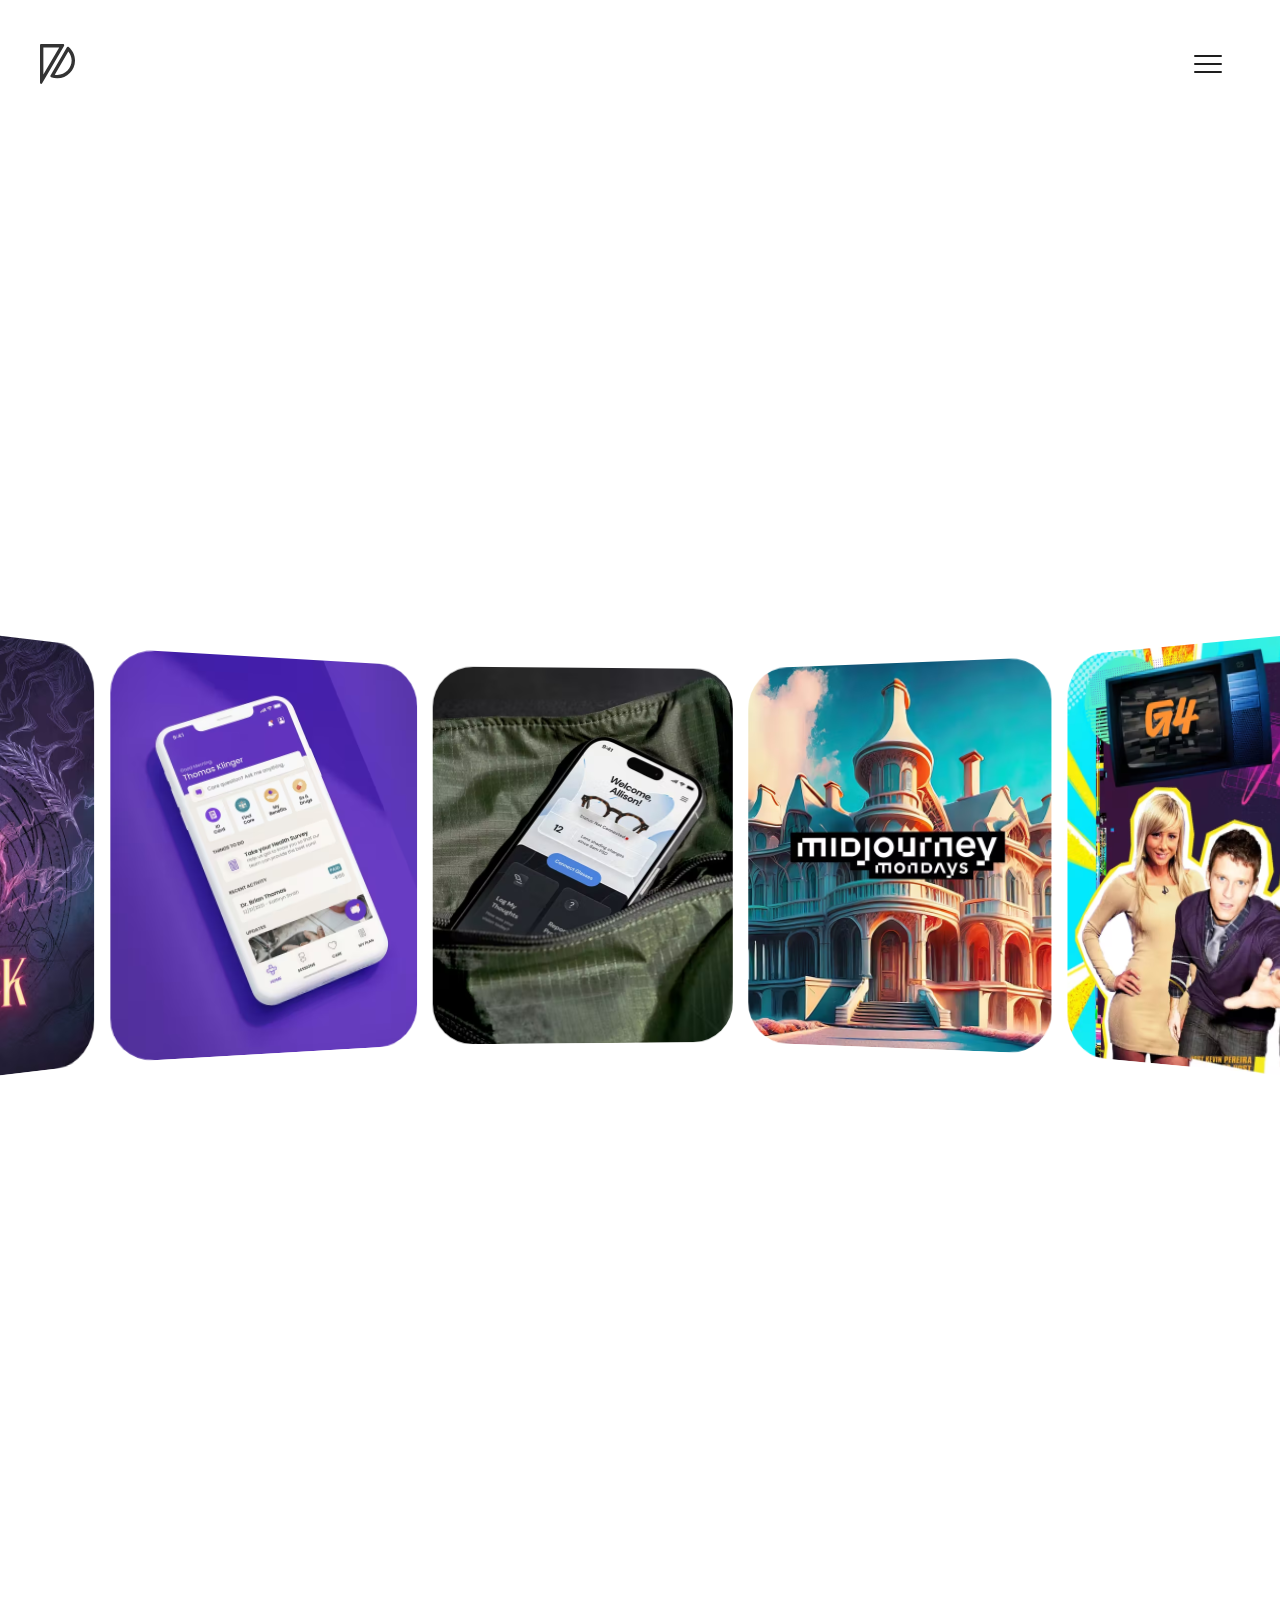
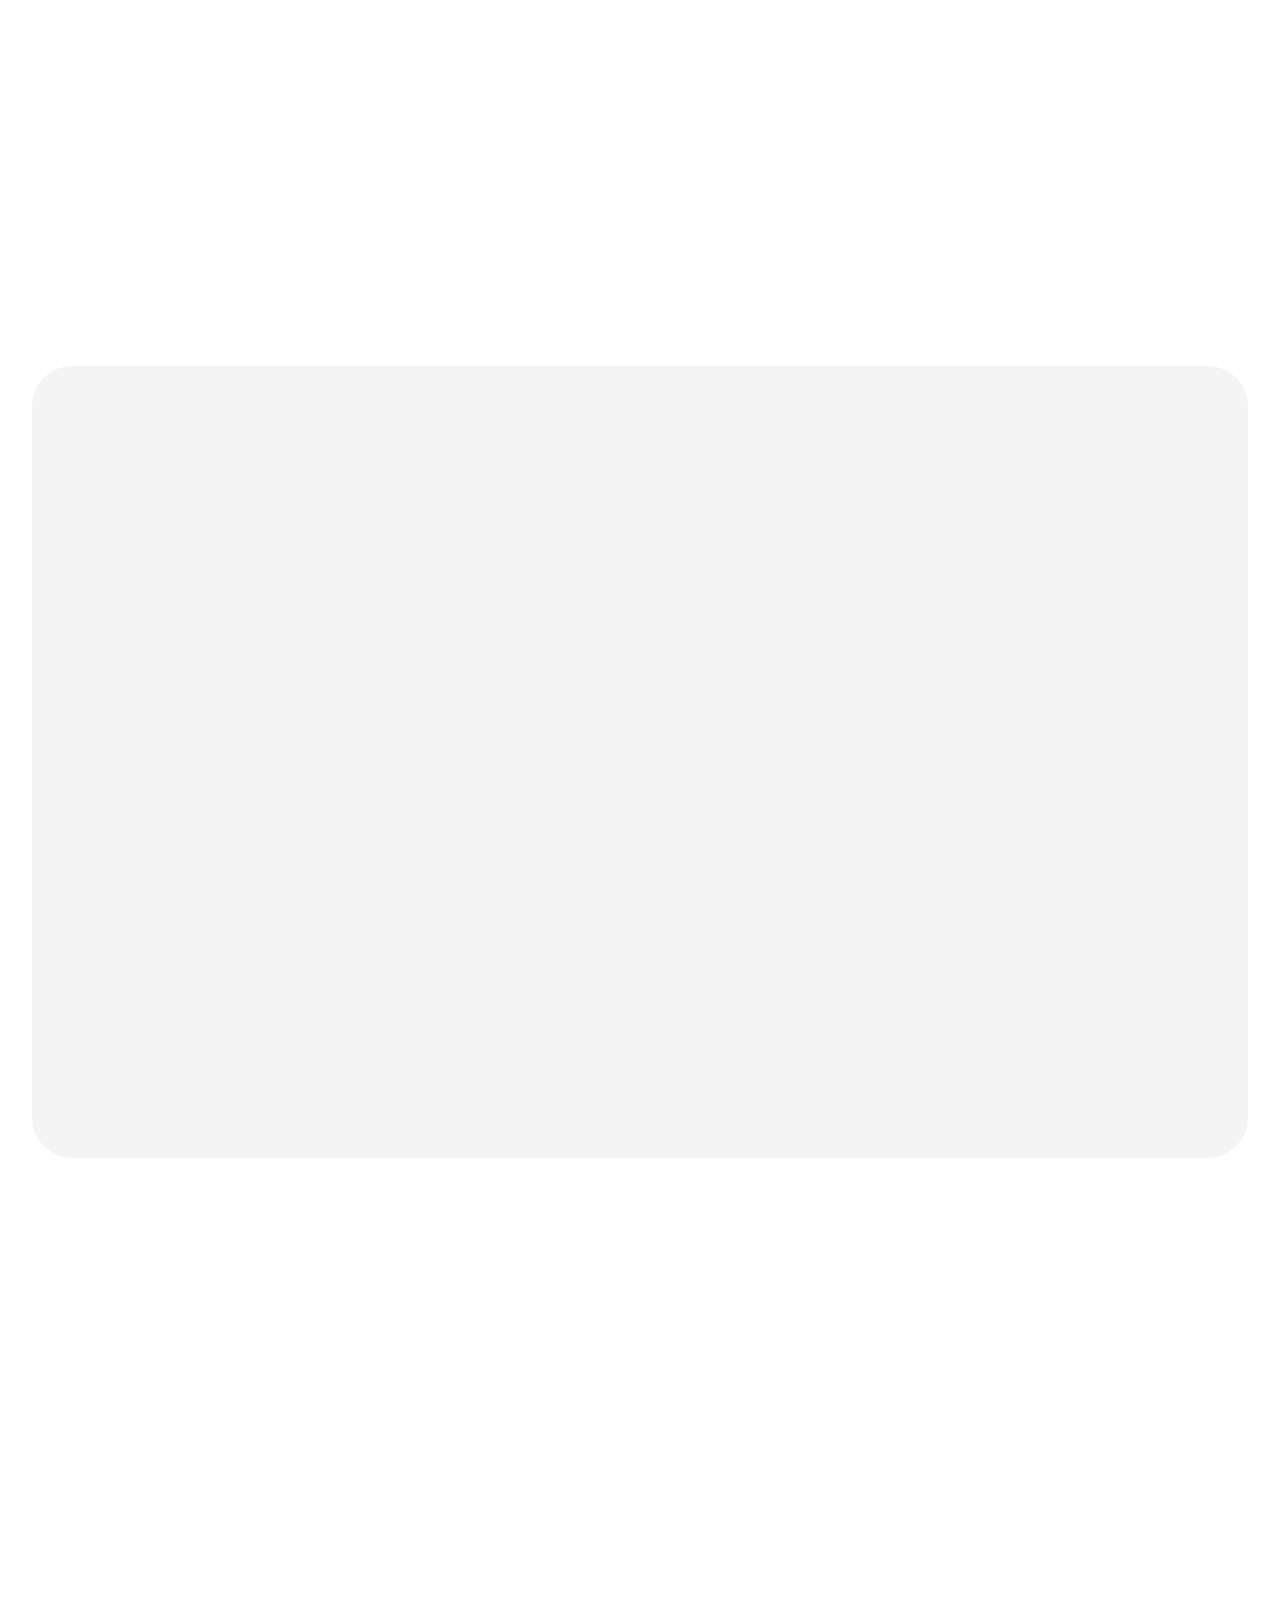
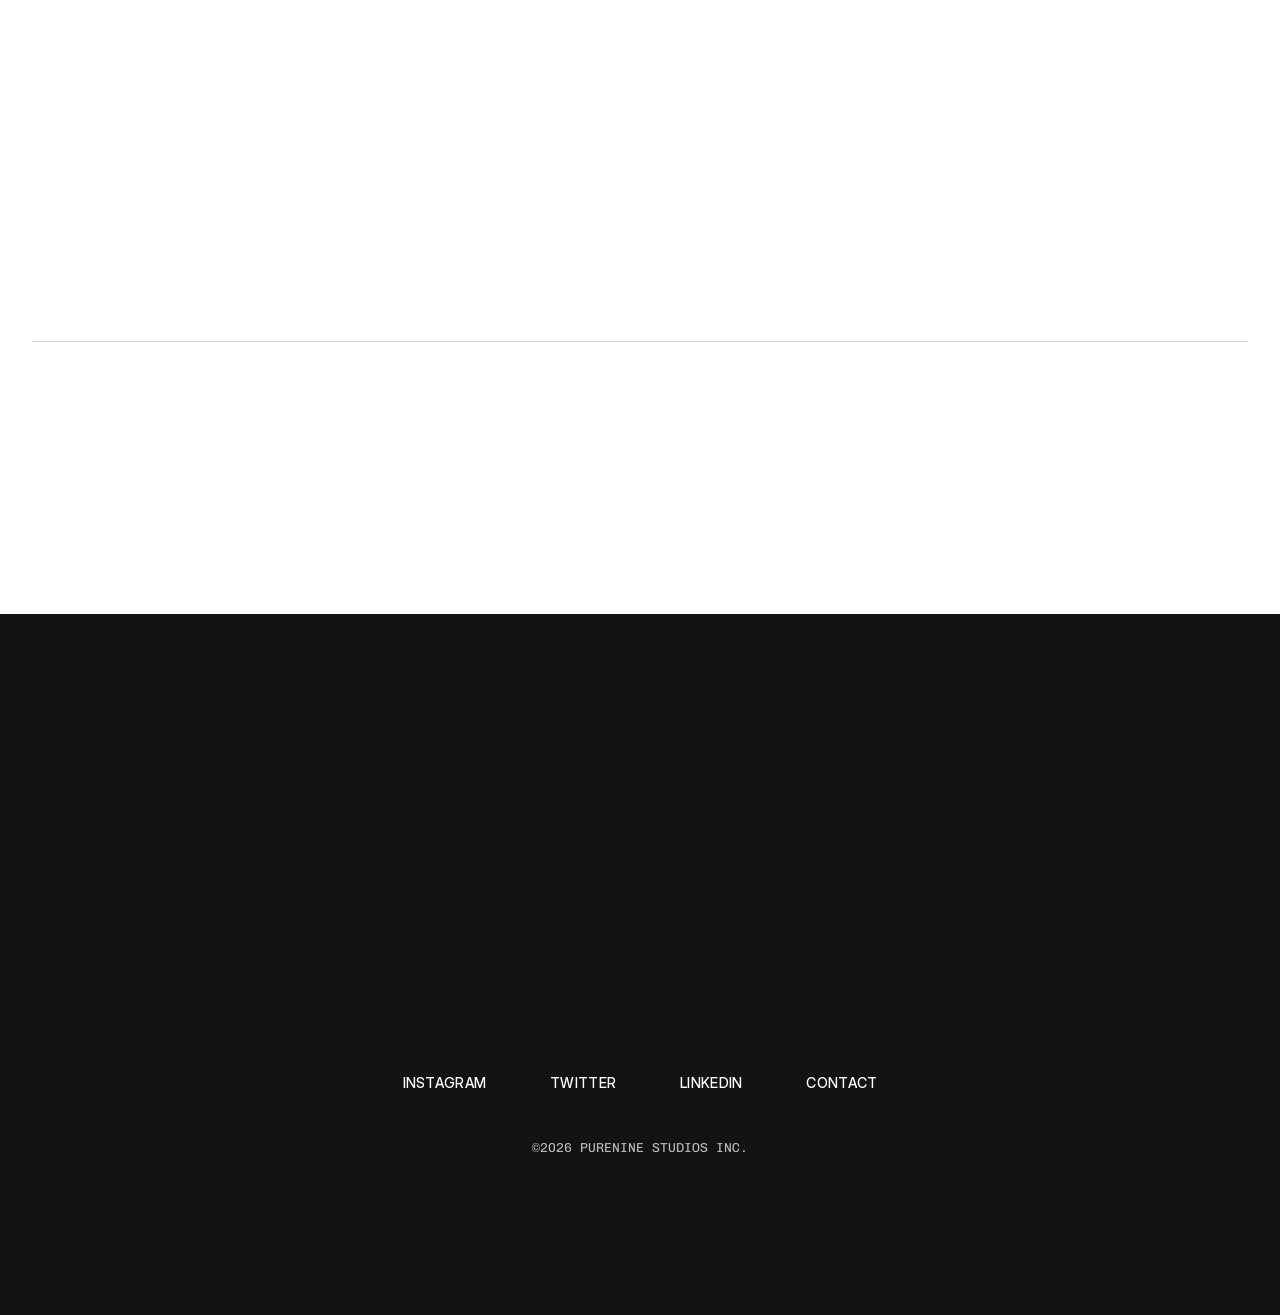
<file: index.html>
<!doctype html>
<html lang="en">
<head>
  <meta charset="utf-8">
  <!-- Google Analytics (GA4: PURENINE.com - GA4) -->
  <script async src="https://www.googletagmanager.com/gtag/js?id=G-1FW40TCJGP"></script>
  <script>
    window.dataLayer = window.dataLayer || [];
    function gtag(){dataLayer.push(arguments);}
    gtag('js', new Date());
    gtag('config', 'G-1FW40TCJGP');
  </script>
  <meta name="viewport" content="width=device-width, initial-scale=1">
  <title>Freelance UX, UI &amp; Visual Designer - Thomas Klinger</title>
  <meta name="description" content="PURENINE is the studio of Thomas Klinger, a freelance creative director, UX/UI and visual designer with 20+ years creating brand and product work for startups.">
  <meta name="robots" content="index, follow, max-image-preview:large, max-snippet:-1, max-video-preview:-1">
  <meta name="theme-color" content="#ffffff">
  <meta name="author" content="Thomas Klinger">
  <meta name="creator" content="Thomas Klinger">
  <meta name="publisher" content="PURENINE">
  <meta name="application-name" content="PURENINE">
  <link rel="canonical" href="https://www.purenine.com/">
  <!-- Plain-language summary of the studio for AI assistants and AI search (see llms.txt) -->
  <link rel="alternate" type="text/plain" href="https://www.purenine.com/llms.txt" title="PURENINE — summary for AI assistants">

  <!-- Icons -->
  <link rel="icon" href="assets/favicon/favicon.jpg" type="image/jpeg" sizes="128x128">
  <link rel="apple-touch-icon" href="assets/favicon/apple-touch-icon.png">

  <!-- Open Graph -->
  <meta property="og:type" content="profile">
  <meta property="og:site_name" content="PURENINE">
  <meta property="og:locale" content="en_US">
  <meta property="og:url" content="https://www.purenine.com/">
  <meta property="og:title" content="Freelance UX, UI &amp; Visual Designer - Thomas Klinger">
  <meta property="og:description" content="Thomas Klinger (PURENINE) — freelance creative director, UX/UI and visual designer with 20+ years crafting brands, websites and digital products for global brands and startups.">
  <meta property="og:image" content="https://www.purenine.com/assets/images/og-image.jpg">
  <meta property="og:image:width" content="1200">
  <meta property="og:image:height" content="630">
  <meta property="og:image:alt" content="PURENINE — the design studio of Thomas Klinger, freelance UX, UI &amp; visual designer">
  <meta property="profile:first_name" content="Thomas">
  <meta property="profile:last_name" content="Klinger">
  <meta property="profile:username" content="purenine">

  <!-- Twitter / X -->
  <meta name="twitter:card" content="summary_large_image">
  <meta name="twitter:site" content="@purenine">
  <meta name="twitter:creator" content="@purenine">
  <meta name="twitter:title" content="Freelance UX, UI &amp; Visual Designer - Thomas Klinger">
  <meta name="twitter:description" content="Thomas Klinger (PURENINE) — freelance creative director, UX/UI and visual designer with 20+ years crafting brands, websites and digital products for global brands and startups.">
  <meta name="twitter:image" content="https://www.purenine.com/assets/images/og-image.jpg">
  <meta name="twitter:image:alt" content="PURENINE — the design studio of Thomas Klinger">

  <link rel="preload" href="assets/fonts/InterDisplay-500.woff2" as="font" type="font/woff2" crossorigin>
  <link rel="preload" href="assets/fonts/InterDisplay-400.woff2" as="font" type="font/woff2" crossorigin>
  <link rel="preload" href="assets/fonts/ChivoMono-400.woff2" as="font" type="font/woff2" crossorigin>
  <link rel="stylesheet" href="css/fonts.css?v=430">
  <link rel="stylesheet" href="css/style.css?v=430">
  <script>
    (function (d, n) {
      d.classList.add('js');
      // Arriving through a page transition: start covered in white (no flash before JS runs)
      try {
        var nav = performance.getEntriesByType && performance.getEntriesByType('navigation')[0];
        var back = nav && nav.type === 'back_forward';
        if (back || sessionStorage.getItem('pn-transition') === '1' || /[?&]pt=1\b/.test(location.search)) {
          // Fallback fade (no native cross-page transitions, or a local file): start under white
          if (!('CSSViewTransitionRule' in window) || location.protocol === 'file:') d.classList.add('is-arriving');
        }
      } catch (e) {}
      // Chrome-engine browsers (Chrome, Edge, Brave, Opera) re-blur fixed overlays on
      // every scroll frame, so they get a lighter, blur-free version. iOS browsers all
      // use Safari's engine and are left out.
      var ua = n.userAgent;
      var ios = /iPad|iPhone|iPod/.test(ua) || (/Macintosh/.test(ua) && n.maxTouchPoints > 1);
      var blink = (n.userAgentData && n.userAgentData.brands && n.userAgentData.brands.some(function (b) { return /Chromium/.test(b.brand); })) || /Chrome\//.test(ua);
      if (blink && !ios) d.classList.add('is-blink');
    })(document.documentElement, navigator);
  </script>

  <!-- Structured data -->
  <script type="application/ld+json">
  {
    "@context": "https://schema.org",
    "@graph": [
      {
        "@type": "Person",
        "@id": "https://www.purenine.com/#person",
        "name": "Thomas Klinger",
        "givenName": "Thomas",
        "familyName": "Klinger",
        "alternateName": "Tom Klinger",
        "jobTitle": "Freelance UX, UI & Visual Designer",
        "description": "PURENINE is the design studio of Thomas Klinger, a New York–based freelance creative director, UX/UI designer, visual designer and product lead. With over 20 years of experience, Thomas has a proven track record of conceptualizing visual assets, brand identities and digital products for global brands and startups.",
        "url": "https://www.purenine.com/",
        "image": "https://www.purenine.com/assets/images/og-image.jpg",
        "email": "mailto:hello@purenine.com",
        "address": {
          "@type": "PostalAddress",
          "addressLocality": "New York",
          "addressRegion": "NY",
          "addressCountry": "US"
        },
        "worksFor": {
          "@id": "https://www.purenine.com/#studio"
        },
        "hasOccupation": [
          {
            "@type": "Occupation",
            "name": "Creative Director"
          },
          {
            "@type": "Occupation",
            "name": "UX/UI Designer"
          },
          {
            "@type": "Occupation",
            "name": "Visual Designer"
          },
          {
            "@type": "Occupation",
            "name": "Product Lead"
          }
        ],
        "knowsAbout": [
          "User Experience (UX) Design",
          "User Interface (UI) Design",
          "Visual Design",
          "Art Direction",
          "Creative Direction",
          "Product Design",
          "Brand Identity",
          "Web Design",
          "Design Systems",
          "Digital Advertising",
          "AI-assisted design and engineering"
        ],
        "sameAs": [
          "https://www.linkedin.com/in/thomasklinger/",
          "https://www.instagram.com/purenine/",
          "https://x.com/purenine"
        ]
      },
      {
        "@type": "ProfessionalService",
        "@id": "https://www.purenine.com/#studio",
        "name": "PURENINE",
        "alternateName": "PURENINE Studios Inc.",
        "description": "PURENINE is the design studio of Thomas Klinger, a New York–based freelance creative director, UX/UI designer, visual designer and product lead. With over 20 years of experience, Thomas has a proven track record of conceptualizing visual assets, brand identities and digital products for global brands and startups.",
        "url": "https://www.purenine.com/",
        "logo": "https://www.purenine.com/assets/favicon/apple-touch-icon.png",
        "image": "https://www.purenine.com/assets/images/og-image.jpg",
        "email": "mailto:hello@purenine.com",
        "founder": {
          "@id": "https://www.purenine.com/#person"
        },
        "address": {
          "@type": "PostalAddress",
          "addressLocality": "New York",
          "addressRegion": "NY",
          "addressCountry": "US"
        },
        "areaServed": "Worldwide",
        "knowsAbout": [
          "UX Design",
          "UI Design",
          "Visual Design",
          "Art Direction",
          "Creative Direction",
          "Product Design",
          "Brand Identity"
        ],
        "hasOfferCatalog": {
          "@type": "OfferCatalog",
          "name": "Design services",
          "itemListElement": [
            {
              "@type": "Offer",
              "itemOffered": {
                "@type": "Service",
                "name": "UX & UI Design"
              }
            },
            {
              "@type": "Offer",
              "itemOffered": {
                "@type": "Service",
                "name": "Visual Design & Art Direction"
              }
            },
            {
              "@type": "Offer",
              "itemOffered": {
                "@type": "Service",
                "name": "Brand Identity"
              }
            },
            {
              "@type": "Offer",
              "itemOffered": {
                "@type": "Service",
                "name": "Product Design & Product Leadership"
              }
            },
            {
              "@type": "Offer",
              "itemOffered": {
                "@type": "Service",
                "name": "Creative Direction"
              }
            }
          ]
        },
        "sameAs": [
          "https://www.linkedin.com/in/thomasklinger/",
          "https://www.instagram.com/purenine/",
          "https://x.com/purenine"
        ]
      },
      {
        "@type": "WebSite",
        "@id": "https://www.purenine.com/#website",
        "url": "https://www.purenine.com/",
        "name": "PURENINE",
        "alternateName": "Thomas Klinger — Freelance UX, UI & Visual Designer",
        "publisher": {
          "@id": "https://www.purenine.com/#studio"
        },
        "author": {
          "@id": "https://www.purenine.com/#person"
        },
        "inLanguage": "en"
      },
      {
        "@type": "ProfilePage",
        "@id": "https://www.purenine.com/#webpage",
        "url": "https://www.purenine.com/",
        "name": "Freelance UX, UI & Visual Designer - Thomas Klinger",
        "description": "PURENINE is the studio of Thomas Klinger, a freelance creative director, UX/UI and visual designer with 20+ years creating brand and product work for startups.",
        "isPartOf": {
          "@id": "https://www.purenine.com/#website"
        },
        "about": {
          "@id": "https://www.purenine.com/#person"
        },
        "mainEntity": {
          "@id": "https://www.purenine.com/#person"
        },
        "primaryImageOfPage": {
          "@type": "ImageObject",
          "url": "https://www.purenine.com/assets/images/og-image.jpg"
        },
        "inLanguage": "en"
      }
    ]
  }
  </script>
</head>
<body class="page-home">
  <!-- Preloader: phrases cycle, then the black panel swipes up into the site -->
  <div class="preloader" aria-hidden="true">
    <p class="preloader__text" data-preloader-text></p>
    <!-- After the words: the hand-lettered signature writes itself on -->
    <video class="preloader__sig" data-preloader-sig src="assets/video/preloader-signature.mp4" width="1200" height="552" muted playsinline preload="auto"></video>
  </div>

  <a class="skip-link" href="#main">Skip to content</a>

  <!-- ============================== Navigation ============================== -->
  <header class="nav" id="nav">
    <div class="nav__bar">
      <a class="nav__logo" href="#top" aria-label="Back to top">
        <svg width="35" height="40" aria-hidden="true" focusable="false" viewBox="0 0 88 100" fill="none" xmlns="http://www.w3.org/2000/svg"><path d="M71.1964 18.4977C76.4065 24.7326 79.3869 32.5752 79.5398 40.7789C79.7185 50.4097 76.047 59.5509 69.2037 66.5197C62.3673 73.4803 53.2604 77.3576 43.5605 77.4375C43.4577 77.4375 43.355 77.4387 43.2523 77.4387C41.2035 77.4387 39.1757 77.2708 37.1818 76.9387L71.1976 18.4988M70.0687 6.80556C68.9877 6.80556 67.9242 7.35185 67.3323 8.36921L26.3997 78.691C25.4109 80.39 26.2315 82.5428 28.0924 83.2083C32.8262 84.8993 37.9301 85.8218 43.2523 85.8218C43.3784 85.8218 43.5033 85.8218 43.6294 85.8206C68.4028 85.618 88.4483 65.1852 87.993 40.6262C87.7467 27.3611 81.6283 15.5185 72.107 7.54745C71.5081 7.0463 70.7843 6.80671 70.0687 6.80671V6.80556ZM48.3457 8.3831L8.45433 76.7014V8.38194H48.3445M57.9219 0H2.93485C1.3145 0 0 1.30324 0 2.90972V97.0856C0 98.8877 1.4721 100 2.96637 100C3.87811 100 4.79919 99.5856 5.40041 98.662L60.3886 4.48611C61.6482 2.54977 60.2462 0 57.9219 0Z" fill="currentColor"/></svg>
      </a>
      <button class="nav__toggle" type="button" aria-expanded="false" aria-controls="menu" aria-label="Open menu">
        <span></span><span></span><span></span>
      </button>
    </div>

    <div class="nav__panel" id="menu" inert>
      <div class="nav__panel-inner">
        <div class="nav__open">
          <nav aria-label="Main">
            <ul class="menu">
              <li data-menu-item style="--i:0"><a class="menu__link" href="#top"><span class="menu__num">( _01 )</span><span class="menu__label">Home</span></a></li>
              <li data-menu-item style="--i:1"><a class="menu__link" href="#about"><span class="menu__num">( _02 )</span><span class="menu__label">Projects</span></a></li>
              <li data-menu-item style="--i:2"><a class="menu__link" href="studio.html"><span class="menu__num">( _03 )</span><span class="menu__label">Studio</span></a></li>
              <li data-menu-item style="--i:3"><a class="menu__link" href="contact.html"><span class="menu__num">( _04 )</span><span class="menu__label">Contact</span></a></li>
            </ul>
          </nav>
          <div class="nav__bottom" data-menu-item style="--i:4">
            <a class="mail-link t-h4" href="mailto:hello@purenine.com">hello@purenine.com</a>
            <ul class="social" aria-label="Social media">
              <li><a href="https://www.linkedin.com/in/thomasklinger/" target="_blank" rel="noopener noreferrer" aria-label="LinkedIn">LinkedIn</a></li>
              <li aria-hidden="true">/</li>
              <li><a href="https://www.instagram.com/purenine/" target="_blank" rel="noopener noreferrer" aria-label="Instagram">Instagram</a></li>
              <li aria-hidden="true">/</li>
              <li><a href="https://x.com/purenine" target="_blank" rel="noopener noreferrer" aria-label="Twitter">Twitter</a></li>
            </ul>
          </div>
        </div>
      </div>
    </div>
  </header>

  <main id="main">
    <!-- ============================== Hero ============================== -->
    <section class="hero" id="top" aria-label="Introduction">
      <div class="hero__content">
        <div class="hero__head">
          <h1 class="sr-only">Thomas Klinger — Freelance UX, UI &amp; Visual Designer at PURENINE</h1>
          <p class="pill" data-reveal="fade">Experience Creativity</p>
          <p class="hero__lead" data-split>I bring ideas to life at every stage of growth, from shaping the vision to executing the details.</p>
          <p class="hero__sub t-body" data-reveal="fade" style="--delay:.7s">Hi, <a class="name-link" href="https://www.linkedin.com/in/thomasklinger/" target="_blank" rel="noopener noreferrer">I’m Thomas Klinger</a> — an independent creative director, visual designer & product lead, bringing ideas to life through strategy, design, and execution.</p>
        </div>

        <div class="hero__carousel">
          <div class="hero__meta" data-reveal="fade" style="--delay:.3s">
            <p class="clock">( <time id="clock" datetime="15:19">3:19 PM</time> NY )</p>
            <ul class="social" aria-label="Social media">
              <li><a href="https://www.linkedin.com/in/thomasklinger/" target="_blank" rel="noopener noreferrer" aria-label="LinkedIn">LI</a></li>
              <li aria-hidden="true">/</li>
              <li><a href="https://www.instagram.com/purenine/" target="_blank" rel="noopener noreferrer" aria-label="Instagram">IG</a></li>
              <li aria-hidden="true">/</li>
              <li><a href="https://x.com/purenine" target="_blank" rel="noopener noreferrer" aria-label="Twitter">X</a></li>
            </ul>
          </div>

          <div class="ring" data-ring tabindex="0" role="region" aria-roledescription="carousel" aria-label="Selected work. Swipe sideways, drag or use the arrow keys to rotate.">
            <div class="ring__stage">
              <div class="ring__spin" data-ring-spin></div>
            </div>
            <noscript><p class="ring__fallback">Enable JavaScript to browse the selected work.</p></noscript>
          </div>

          <div class="archive-ruler" data-reveal="fade" aria-hidden="true">
            <p class="archive-ruler__label">Click & Drag Recent Projects</p>
            <div class="archive-ruler__ticks"></div>
          </div>
        </div>
      </div>
    </section>


    <!-- ============================== Intro / About ============================== -->
    <section class="intro" id="about" aria-labelledby="about-title">
      <div class="intro__inner">
        <h2 class="sr-only" id="about-title">About the PURENINE</h2>
        <p class="intro__text t-h3" data-split>PURENINE is the design collective of <a class="name-link" href="https://www.linkedin.com/in/thomasklinger/" target="_blank" rel="noopener noreferrer">Thomas Klinger</a>, specializing in UX, visual design &amp; product engineering.</p>
        <p class="intro__sub t-body" data-reveal="fade" style="--delay:.15s">Over 20 years of experience working with marketing, digital, and production teams to create effective advertising campaigns. I help conceptualize ideas that resonate with target audiences, execution, engagement and storytelling.</p>

        <div class="ticker ticker--logos" data-ticker data-speed="40" data-reveal="fade" style="--delay:.3s">
          <div class="ticker__track">
            <ul class="ticker__set" aria-label="Selected clients">
              <li><img src="assets/icons/client-activision.svg" width="104" height="26" alt="Activision" loading="lazy"></li>
              <li><img src="assets/icons/client-disney.svg" width="86" height="36" alt="Disney" loading="lazy"></li>
              <li><img src="assets/icons/client-fortnite.svg" width="97" height="26" alt="Fortnite" loading="lazy"></li>
              <li><img src="assets/icons/client-hubspot.svg" width="89" height="26" alt="HubSpot" loading="lazy"></li>
              <li><img src="assets/icons/client-marvel.svg" width="74" height="30" alt="Marvel" loading="lazy"></li>
              <li><img src="assets/icons/client-mlb.svg" width="63" height="34" alt="MLB" loading="lazy"></li>
              <li><img src="assets/icons/client-nba.svg" width="21" height="48" alt="NBA" loading="lazy"></li>
              <li><img src="assets/icons/client-toast.svg" width="98" height="26" alt="Toast" loading="lazy"></li>
            </ul>
          </div>
        </div>
      </div>
    </section>

    <!-- ============================== Projects ============================== -->
    <section class="projects wrap" id="projects" aria-label="Projects">
      <div class="projects__inner">

        <div class="projects__grid" id="projects-grid">
          <article data-reveal>
            <a class="project" href="activision.html" aria-label="Activision — art direction and visual design">
              <div class="project__media">
                <picture>
                  <source type="image/avif" srcset="portfolio/activision/activision-1200x1500-960.avif 960w, portfolio/activision/activision-1200x1500.avif 1200w" sizes="(max-width: 809px) calc(100vw - 32px), (max-width: 1199px) calc((100vw - 72px) / 2), min(491px, calc((100vw - 112px) / 3))">
                  <img src="portfolio/activision/activision-1200x1500.jpg" width="1200" height="1500" loading="lazy" alt="Activision art direction and visual design">
                </picture>
                <img class="project__logo" src="assets/icons/logo-activision.svg" width="104" height="26" alt="" loading="lazy">
              </div>
              <div class="project__footer">
                <h3 class="project__title">Activision</h3>
                <p class="project__date">UX/UI, Visual Design, Production</p>
              </div>
            </a>
          </article>

          <article data-reveal style="--delay:.1s">
            <a class="project" href="mlb.html" aria-label="MLB — UX/UI and visual design">
              <div class="project__media">
                <picture>
                  <source type="image/avif" srcset="portfolio/mlb/mlb-1200x1500-960.avif 960w, portfolio/mlb/mlb-1200x1500.avif 1200w" sizes="(max-width: 809px) calc(100vw - 32px), (max-width: 1199px) calc((100vw - 72px) / 2), min(491px, calc((100vw - 112px) / 3))">
                  <img src="portfolio/mlb/mlb-1200x1500.jpg" width="1200" height="1500" loading="lazy" alt="MLB UX/UI and visual design">
                </picture>
                <img class="project__logo" src="assets/icons/logo-mlb.svg" width="64" height="34" alt="" loading="lazy">
              </div>
              <div class="project__footer">
                <h3 class="project__title">MLB</h3>
                <p class="project__date">Art Direction, UX/UI</p>
              </div>
            </a>
          </article>

          <article data-reveal>
            <a class="project" href="audiomack.html" aria-label="Audiomack — product design and art direction">
              <div class="project__media">
                <picture>
                  <source type="image/avif" srcset="portfolio/audiomack/audiomack-1200x1500-960.avif 960w, portfolio/audiomack/audiomack-1200x1500.avif 1200w" sizes="(max-width: 809px) calc(100vw - 32px), (max-width: 1199px) calc((100vw - 72px) / 2), min(491px, calc((100vw - 112px) / 3))">
                  <img src="portfolio/audiomack/audiomack-1200x1500.jpg" width="1200" height="1500" loading="lazy" alt="Audiomack app home screen on an iPhone wrapped in an orange cable">
                </picture>
                <img class="project__logo" src="assets/icons/logo-audiomack.svg" width="160" height="22" alt="" loading="lazy">
              </div>
              <div class="project__footer">
                <h3 class="project__title">Audiomack</h3>
                <p class="project__date">Product Design, Art Direction</p><!-- Placeholder: services -->
              </div>
            </a>
          </article>

          <article data-reveal style="--delay:.1s">
            <a class="project" href="fortnite.html" aria-label="Fortnite — visual design">
              <div class="project__media">
                <picture>
                  <source type="image/avif" srcset="portfolio/fortnite/fortnite-1200x1500-960.avif 960w, portfolio/fortnite/fortnite-1200x1500.avif 1200w" sizes="(max-width: 809px) calc(100vw - 32px), (max-width: 1199px) calc((100vw - 72px) / 2), min(491px, calc((100vw - 112px) / 3))">
                  <img src="portfolio/fortnite/fortnite-1200x1500.jpg" width="1200" height="1500" loading="lazy" alt="Fortnite visual design">
                </picture>
                <img class="project__logo" src="assets/icons/logo-fortnite.svg" width="97" height="26" alt="" loading="lazy">
              </div>
              <div class="project__footer">
                <h3 class="project__title">Fortnite</h3>
                <p class="project__date">Visual Design, Production</p>
              </div>
            </a>
          </article>

          <article data-reveal>
            <a class="project" href="toast.html" aria-label="Toast — visual design and UX/UI">
              <div class="project__media">
                <picture>
                  <source type="image/avif" srcset="portfolio/toast/toast-1200x1500-960.avif 960w, portfolio/toast/toast-1200x1500.avif 1200w" sizes="(max-width: 809px) calc(100vw - 32px), (max-width: 1199px) calc((100vw - 72px) / 2), min(491px, calc((100vw - 112px) / 3))">
                  <img src="portfolio/toast/toast-1200x1500.jpg" width="1200" height="1500" loading="lazy" alt="Toast point-of-sale terminal and card reader on a wooden counter">
                </picture>
                <img class="project__logo" src="assets/icons/logo-toast.svg" width="98" height="26" alt="" loading="lazy">
              </div>
              <div class="project__footer">
                <h3 class="project__title">Toast</h3>
                <p class="project__date">Visual Design, UX/UI, Art Direction</p><!-- Placeholder: services -->
              </div>
            </a>
          </article>

          <article data-reveal style="--delay:.1s">
            <a class="project" href="nba.html" aria-label="NBA — art direction and visual design">
              <div class="project__media">
                <picture>
                  <source type="image/avif" srcset="portfolio/nba/nba-1200x1500-960.avif 960w, portfolio/nba/nba-1200x1500.avif 1200w" sizes="(max-width: 809px) calc(100vw - 32px), (max-width: 1199px) calc((100vw - 72px) / 2), min(491px, calc((100vw - 112px) / 3))">
                  <img src="portfolio/nba/nba-1200x1500.jpg" width="1200" height="1500" loading="lazy" alt="The NBA app open on a phone lying on a wooden table, showing a live OKC at ATL game">
                </picture>
                <img class="project__logo" src="assets/icons/logo-nba.svg" width="83" height="43" alt="" loading="lazy">
              </div>
              <div class="project__footer">
                <h3 class="project__title">NBA</h3>
                <p class="project__date">Art Direction, Visual Design, UX/UI</p>
              </div>
            </a>
          </article>

          <article data-reveal>
            <a class="project" href="scout.html" aria-label="Scout — visual design and UX/UI">
              <div class="project__media">
                <picture>
                  <source type="image/avif" srcset="portfolio/scout/scout-1200x1500-960.avif 960w, portfolio/scout/scout-1200x1500.avif 1200w" sizes="(max-width: 809px) calc(100vw - 32px), (max-width: 1199px) calc((100vw - 72px) / 2), min(491px, calc((100vw - 112px) / 3))">
                  <img src="portfolio/scout/scout-1200x1500.jpg" width="1200" height="1500" loading="lazy" alt="The Scout shopping app on a phone leaning against a park bench, showing the Scout penguin mascot">
                </picture>
                <img class="project__logo" src="assets/icons/logo-scout.svg" width="98" height="38" alt="" loading="lazy">
              </div>
              <div class="project__footer">
                <h3 class="project__title">Scout</h3>
                <p class="project__date">Visual Design, UX/UI, Art Direction</p><!-- Placeholder: services -->
              </div>
            </a>
          </article>

          <article data-reveal style="--delay:.1s">
            <a class="project" href="hubspot.html" aria-label="HubSpot — visual design and UX/UI">
              <div class="project__media">
                <picture>
                  <source type="image/avif" srcset="portfolio/hubspot/hubspot-1200x1500-960.avif 960w, portfolio/hubspot/hubspot-1200x1500.avif 1200w" sizes="(max-width: 809px) calc(100vw - 32px), (max-width: 1199px) calc((100vw - 72px) / 2), min(491px, calc((100vw - 112px) / 3))">
                  <img src="portfolio/hubspot/hubspot-1200x1500.jpg" width="1200" height="1500" loading="lazy" alt="The HubSpot website on a laptop resting on a green velvet sofa">
                </picture>
                <img class="project__logo" src="assets/icons/logo-hubspot.svg" width="98" height="29" alt="" loading="lazy">
              </div>
              <div class="project__footer">
                <h3 class="project__title">HubSpot</h3>
                <p class="project__date">Visual Design, UX, UI</p>
              </div>
            </a>
          </article>

          <article data-reveal>
            <a class="project" href="marvel.html" aria-label="Marvel Snap — visual design and UX/UI">
              <div class="project__media">
                <picture>
                  <source type="image/avif" srcset="portfolio/marvel/marvel-1200x1500-960.avif 960w, portfolio/marvel/marvel-1200x1500.avif 1200w" sizes="(max-width: 809px) calc(100vw - 32px), (max-width: 1199px) calc((100vw - 72px) / 2), min(491px, calc((100vw - 112px) / 3))">
                  <img src="portfolio/marvel/marvel-1200x1500.jpg" width="1200" height="1500" loading="lazy" alt="The Marvel Snap Doctor Strange quiz result on a phone lying on a purple perforated surface">
                </picture>
                <img class="project__logo" src="assets/icons/logo-marvel.svg" width="96" height="39" alt="" loading="lazy">
              </div>
              <div class="project__footer">
                <h3 class="project__title">Marvel Snap</h3>
                <p class="project__date">Visual Design, UX/UI, Art Direction</p><!-- Placeholder: services -->
              </div>
            </a>
          </article>
        </div>
      </div>
    </section>

    <!-- ============================== Audiomack ============================== -->
    <section class="studio wrap wrap--narrow" id="studio" aria-labelledby="studio-title">
      <div class="studio__inner">
        <div class="studio__head">
          <div class="studio__intro">
            <p class="pill" data-reveal>Co-Founder / CCO</p>
            <h2 class="studio__title t-h3" id="studio-title" data-reveal>In 2013, I helped co-found <a class="name-link" href="https://apps.apple.com/us/app/audiomack-play-music-offline/id921765888" target="_blank" rel="noopener noreferrer">Audiomack</a>, an artist-first music platform helping creators reach fans across the globe.</h2>
            <p class="studio__sub t-body" data-reveal style="--delay:.08s">I played a key role in growing the app to 30 million daily active users & 65 million monthly active users through strategic product and growth initiatives.</p>
          </div>
          <ul class="head-links" data-reveal style="--delay:.16s">
            <li><a class="head-link name-link" href="audiomack.html">Visit Audiomack</a></li>
            <li><a class="head-link name-link" href="https://apps.apple.com/us/app/audiomack-play-music-offline/id921765888" target="_blank" rel="noopener noreferrer">Download the app</a></li>
          </ul>
        </div>

        <div class="studio__body">
          <!-- Audiomack images: every 3s the current card sinks back and the next rises over it (initReel).
               Add or swap images here: 2400x1800 JPG + AVIF (full + -1600 + -960) in portfolio/audiomack/ -->
          <div class="reel" data-reel data-reveal>
            <div class="reel__stage">
              <picture class="reel__slide is-active">
                <source srcset="portfolio/audiomack/audiomack-2400x1800_1-960.avif 960w, portfolio/audiomack/audiomack-2400x1800_1-1600.avif 1600w, portfolio/audiomack/audiomack-2400x1800_1.avif 2400w" sizes="(max-width: 809px) calc(100vw - 64px), min(1376px, calc(100vw - 64px))" type="image/avif">
                <img src="portfolio/audiomack/audiomack-2400x1800_1.jpg" width="2400" height="1800" loading="lazy" alt="Audiomack brand identity, typography and visual design">
              </picture>
              <picture class="reel__slide">
                <source srcset="portfolio/audiomack/audiomack-2400x1800_2-960.avif 960w, portfolio/audiomack/audiomack-2400x1800_2-1600.avif 1600w, portfolio/audiomack/audiomack-2400x1800_2.avif 2400w" sizes="(max-width: 809px) calc(100vw - 64px), min(1376px, calc(100vw - 64px))" type="image/avif">
                <img src="portfolio/audiomack/audiomack-2400x1800_2.jpg" width="2400" height="1800" loading="lazy" alt="Audiomack desktop web interface screens">
              </picture>
              <picture class="reel__slide">
                <source srcset="portfolio/audiomack/audiomack-2400x1800_3-960.avif 960w, portfolio/audiomack/audiomack-2400x1800_3-1600.avif 1600w, portfolio/audiomack/audiomack-2400x1800_3.avif 2400w" sizes="(max-width: 809px) calc(100vw - 64px), min(1376px, calc(100vw - 64px))" type="image/avif">
                <img src="portfolio/audiomack/audiomack-2400x1800_3.jpg" width="2400" height="1800" loading="lazy" alt="Audiomack mobile app interface screens">
              </picture>
            </div>
          </div>

          <ul class="metrics">
            <li class="metric" data-reveal>
              <img class="metric__icon" src="assets/icons/metric-app.svg" alt="" width="32" height="32">
              <p class="metric__value"><span class="unit metric__rank">#1</span></p>
              <p class="t-body">Music app in<br>20+ countries</p>
            </li>
            <li class="metric" data-reveal style="--delay:.08s">
              <img class="metric__icon" src="assets/icons/metric-uploads.svg" alt="" width="32" height="32">
              <p class="metric__value"><span class="num" data-count="65">65</span><span class="unit">M+</span></p>
              <p class="t-body">Music uploads<br>shared by artists</p>
            </li>
            <li class="metric" data-reveal style="--delay:.16s">
              <img class="metric__icon" src="assets/icons/metric-paid.svg" alt="" width="32" height="32">
              <p class="metric__value"><span class="unit">$</span><span class="num" data-count="90">90</span><span class="unit">M+</span></p>
              <p class="t-body">Paid to Artists &amp;<br>Content Creators</p>
            </li>
            <li class="metric" data-reveal style="--delay:.24s">
              <img class="metric__icon" src="assets/icons/metric-listeners.svg" alt="" width="32" height="32">
              <p class="metric__value"><span class="num" data-count="60">60</span><span class="unit">M+</span></p>
              <p class="t-body">Listeners on the app every month</p>
            </li>
          </ul>
        </div>
      </div>
    </section>

    <!-- ============================== Services ============================== -->
    <section class="services wrap wrap--narrow" id="services" aria-labelledby="services-title">
      <div class="services__inner">
        <h2 class="studio__title t-h3" id="services-title" data-reveal>I execute the ideas that build your business — from MVP to enterprise scale.</h2>
        <p class="studio__sub t-body" data-reveal style="--delay:.08s">A proven track record in developing visual assets & creative for major entertainment brands, ensuring consistency & high impact across digital spaces.</p>

        <div class="services__body" data-services>
          <div class="services__list" data-reveal>
            <div class="service is-active" tabindex="0">
              <div class="service__row">
                <p class="service__num">( _01 )</p>
                <h3 class="service__name">Visual</h3>
                <p class="service__tag">Art Direction</p>
              </div>
              <div class="service__panel">
                <div class="service__panel-inner">
                  <p class="service__line t-h5">Execution of color, typography, imagery, and layout to create clear, engaging, and cohesive visual experiences.</p>
                  <p class="service__spec">Graphics · Marketing · Social · Midjourney</p>
                </div>
              </div>
            </div>
            <div class="service" tabindex="0">
              <div class="service__row">
                <p class="service__num">( _02 )</p>
                <h3 class="service__name">Product</h3>
                <p class="service__tag">User Experience</p>
              </div>
              <div class="service__panel">
                <div class="service__panel-inner">
                  <p class="service__line t-h5">The process of understanding user needs & designing intuitive, purposeful interactions.</p>
                  <p class="service__spec">User Experience · UI · Apps · Websites</p>
                </div>
              </div>
            </div>
            <div class="service" tabindex="0">
              <div class="service__row">
                <p class="service__num">( _03 )</p>
                <h3 class="service__name">Motion</h3>
                <p class="service__tag">Animation</p>
              </div>
              <div class="service__panel">
                <div class="service__panel-inner">
                  <p class="service__line t-h5">Bringing ideas to life through movement, visual elements and story telling.</p>
                  <p class="service__spec">Social Assets · Video · Motion Graphics · Animation</p>
                </div>
              </div>
            </div>
            <div class="service" tabindex="0">
              <div class="service__row">
                <p class="service__num">( _04 )</p>
                <h3 class="service__name">Development</h3>
                <p class="service__tag">Engineering</p>
              </div>
              <div class="service__panel">
                <div class="service__panel-inner">
                  <p class="service__line t-h5">Turning ideas into working products with AI-powered coding tools, from concept to launch.</p>
                  <p class="service__spec">Open Ai · Claude Code · Codex · Higgsfield Ai</p>
                </div>
              </div>
            </div>
          </div>

          <!-- One icon per service, in the same order as the rows; it changes as each row opens.
               Icons are inlined from assets/icons/service-*.svg so their parts (px-* groups) can animate. -->
          <div class="services__photo" data-reveal style="--delay:.1s" aria-hidden="true">
              <div class="services__fill is-active"><svg class="px" viewBox="0 0 32 32" fill="currentColor" aria-hidden="true" focusable="false"><path d="M30.48 7.62505H1.53V3.05505H0V28.9551H1.53V9.14505H30.48V28.9551H32V3.05505H30.48V7.62505Z"/><path d="M30.48 28.955H1.53003V30.475H30.48V28.955Z"/><path d="M24.38 18.285V16.765H22.86V10.675H4.57001V19.815H7.62001V18.285H6.10001V12.195H21.34V16.765H19.81V18.285H24.38Z"/><path d="M6.10001 21.335V22.865H4.57001V24.385H15.24V19.815H13.72V18.285H12.19V16.765H10.67V18.285H9.14001V19.815H7.62001V21.335H6.10001Z"/><path d="M30.48 1.52502H1.53003V3.05502H30.48V1.52502Z"/><g class="px-dot px-d1"><path d="M4.56999 4.57501H3.04999V6.09501H4.56999V4.57501Z"/></g><g class="px-dot px-d2"><path d="M7.61998 4.57501H6.09998V6.09501H7.61998V4.57501Z"/></g><g class="px-dot px-d3"><path d="M10.67 4.57501H9.14001V6.09501H10.67V4.57501Z"/></g><g class="px-loop"><path d="M27.43 19.815H25.91V24.385H27.43V19.815Z"/><path d="M25.91 24.385H24.38V25.905H25.91V24.385Z"/><path d="M25.91 18.285H24.38V19.815H25.91V18.285Z"/><path d="M24.38 25.905H19.81V27.435H24.38V25.905Z"/><path d="M19.81 24.385H18.29V25.905H19.81V24.385Z"/><path d="M19.81 18.285H18.29V19.815H19.81V18.285Z"/><path d="M18.29 19.815H16.76V24.385H18.29V19.815Z"/></g></svg></div>
              <div class="services__fill"><svg class="px" viewBox="0 0 32 32" fill="currentColor" aria-hidden="true" focusable="false"><path d="M25.91 6.10001V7.62001H27.43V24.38H25.91V25.91H30.48V24.38H28.95V7.62001H30.48V6.10001H25.91Z"/><path d="M25.91 25.91H24.38V27.43H7.61998V25.91H6.09998V30.48H7.61998V28.95H24.38V30.48H25.91V25.91Z"/><path d="M6.09998 6.09999H7.61998V4.56999H24.38V6.09999H25.91V1.51999H24.38V3.04999H7.61998V1.51999H6.09998V6.09999Z"/><path d="M6.10002 25.91V24.38H4.57002V7.62001H6.10002V6.10001H1.52002V7.62001H3.05002V24.38H1.52002V25.91H6.10002Z"/><g class="px-tl"><path d="M6.10002 0H1.52002V1.52H6.10002V0Z"/><path d="M1.52 1.51999H0V6.09999H1.52V1.51999Z"/></g><g class="px-tr"><path d="M30.48 0H25.91V1.52H30.48V0Z"/><path d="M32 1.51999H30.48V6.09999H32V1.51999Z"/></g><g class="px-bl"><path d="M6.10002 30.48H1.52002V32H6.10002V30.48Z"/><path d="M1.52 25.91H0V30.48H1.52V25.91Z"/></g><g class="px-br"><path d="M30.48 30.48H25.91V32H30.48V30.48Z"/><path d="M32 25.91H30.48V30.48H32V25.91Z"/></g><g class="px-cursor"><path d="M22.86 9.14001H21.33V12.19H22.86V9.14001Z"/><path d="M10.67 7.62V9.14H15.24V22.86H12.19V24.38H19.81V22.86H16.76V9.14H21.33V7.62H10.67Z"/><path d="M10.67 9.14001H9.14001V12.19H10.67V9.14001Z"/></g></svg></div>
              <div class="services__fill"><svg class="px" viewBox="0 0 32 32" fill="currentColor" aria-hidden="true" focusable="false"><path d="M30.48 8.37498H16.76V6.85498H13.72V8.37498H1.53003V9.90498H25.91V28.185H1.53003V29.715H30.48V28.185H32V9.90498H30.48V8.37498Z"/><path d="M19.81 12.9451H18.29V25.1451H19.81V12.9451Z"/><path d="M16.76 12.945H18.29V11.425H4.57001V12.945H6.10001V25.145H4.57001V26.665H18.29V25.145H16.76V12.945ZM10.67 25.145H9.14001V12.945H10.67V25.145ZM13.72 25.145H12.19V12.945H13.72V25.145Z"/><path d="M4.56999 12.9451H3.04999V25.1451H4.56999V12.9451Z"/><path d="M1.53 9.90503H0V28.185H1.53V9.90503Z"/><g class="px-eq px-e1"><path d="M24.38 11.425H21.33V14.475H24.38V11.425Z"/></g><g class="px-eq px-e2"><path d="M24.38 15.995H21.33V19.045H24.38V15.995Z"/></g><g class="px-eq px-e3"><path d="M24.38 22.0951H21.33V23.6151H24.38V22.0951Z"/></g><g class="px-eq px-e4"><path d="M24.38 25.145H21.33V26.665H24.38V25.145Z"/></g><g class="px-ant px-a1"><path d="M10.67 2.28503H9.14001V3.80503H10.67V2.28503Z"/><path d="M12.19 3.80505H10.67V5.33505H12.19V3.80505Z"/><path d="M13.72 5.33508H12.19V6.85508H13.72V5.33508Z"/></g><g class="px-ant px-a2"><path d="M21.33 2.28503H19.81V3.80503H21.33V2.28503Z"/><path d="M19.81 3.80505H18.29V5.33505H19.81V3.80505Z"/><path d="M18.29 5.33508H16.76V6.85508H18.29V5.33508Z"/></g></svg></div>
              <div class="services__fill"><svg class="px" viewBox="0 0 32 32" fill="currentColor" aria-hidden="true" focusable="false"><path d="M30.47 4.57H28.95V3.05H27.42V1.52H25.9V0H3.04V6.1H4.57V7.62H6.09V6.1H24.38V7.62H25.9V22.86H24.38V24.38H22.85V25.9H3.04V24.38H1.52V25.9H0V32H1.52V27.43H21.33V32H32V6.1H30.47V4.57ZM6.09 4.57H4.57V1.52H6.09V4.57ZM9.14 4.57H7.61V1.52H9.14V4.57ZM22.85 4.57H10.66V1.52H22.85V4.57ZM30.47 15.24H28.95V7.62H27.42V6.1H25.9V4.57H24.38V3.05H25.9V4.57H27.42V6.1H28.95V7.62H30.47V15.24Z"/><path d="M21.33 15.24H19.8V16.76H21.33V15.24Z"/><path d="M19.8 32V28.95H15.23V32H16.76V30.4799H18.28V32H19.8Z"/><path d="M19.8 16.76H13.71V18.29H19.8V16.76Z"/><path d="M13.7099 15.24H12.1899V16.76H13.7099V15.24Z"/><path d="M24.3799 21.33V9.14001H9.13989V21.33H24.3799ZM10.6599 10.67H22.8499V19.81H10.6599V10.67Z"/><path d="M7.61009 7.62H6.09009V21.33H7.61009V7.62Z"/><path d="M6.09007 21.33H4.57007V22.86H6.09007V21.33Z"/><g class="px-eye"><path d="M19.8 12.1899H18.28V13.7099H19.8V12.1899Z"/><path d="M15.23 12.1899H13.71V13.7099H15.23V12.1899Z"/></g><g class="px-key px-k1"><path d="M4.57004 22.86H3.04004V24.38H4.57004V22.86Z"/></g><g class="px-key px-k2"><path d="M9.14011 22.86H7.61011V24.38H9.14011V22.86Z"/></g><g class="px-key px-k3"><path d="M12.1899 22.86H10.6599V24.38H12.1899V22.86Z"/></g><g class="px-key px-k4"><path d="M21.33 22.86H16.76V24.38H21.33V22.86Z"/></g></svg></div>
          </div>
        </div>
      </div>
    </section>

    <!-- ============================== Client notes ============================== -->
    <!-- One quote at a time, rotating every 4 seconds -->
    <section class="notes wrap wrap--narrow" id="client-notes" aria-labelledby="notes-title">
      <h2 class="sr-only" id="notes-title">What clients say</h2>
      <div class="notes__box">
        <div class="notes__mark" data-reveal aria-hidden="true"><!-- Pixel heart (Streamline Pixel, "heart-favorite"); animated in 8-bit steps like the services icons --><svg viewBox="0 0 32 32" fill="currentColor" focusable="false"><g class="heart-beat"><path d="M32 8.38H30.47V16H32V8.38Z"/><path d="M30.4699 16H28.95V19.05H30.4699V16Z"/><path d="M30.4699 6.85999H28.95V8.37999H30.4699V6.85999Z"/><path d="M28.9501 19.05H27.4301V20.57H28.9501V19.05Z"/><path d="M28.9501 5.32999H27.4301V6.85999H28.9501V5.32999Z"/><path d="M27.43 20.57H24.38V22.09H27.43V20.57Z"/><path d="M25.9 6.85999H22.85V8.37999H25.9V6.85999Z"/><path d="M24.38 22.09H21.33V23.62H24.38V22.09Z"/><path d="M27.4301 3.81H19.8101V5.33H27.4301V3.81Z"/><path d="M21.33 23.62H18.28V25.14H21.33V23.62Z"/><path d="M19.81 5.32999H18.28V6.85999H19.81V5.32999Z"/><path d="M18.28 25.14H16.76V26.66H18.28V25.14Z"/><path d="M18.28 6.85999H16.76V8.37999H18.28V6.85999Z"/><path d="M16.76 26.66H15.24V28.19H16.76V26.66Z"/><path d="M16.76 8.38H15.24V9.9H16.76V8.38Z"/><path d="M15.24 25.14H13.71V26.66H15.24V25.14Z"/><path d="M15.24 6.85999H13.71V8.37999H15.24V6.85999Z"/><path d="M13.71 23.62H10.66V25.14H13.71V23.62Z"/><path d="M13.7099 5.32999H12.1899V6.85999H13.7099V5.32999Z"/><path d="M10.66 22.09H7.62V23.62H10.66V22.09Z"/><path d="M7.61995 20.57H4.56995V22.09H7.61995V20.57Z"/><path d="M12.1899 3.81H4.56995V5.33H12.1899V3.81Z"/><path d="M4.57005 19.05H3.05005V20.57H4.57005V19.05Z"/><path d="M4.57005 5.32999H3.05005V6.85999H4.57005V5.32999Z"/><path d="M3.05002 16H1.52002V19.05H3.05002V16Z"/><path d="M3.05002 6.85999H1.52002V8.37999H3.05002V6.85999Z"/><path d="M1.52 8.38H0V16H1.52V8.38Z"/><g class="px-shine"><path d="M28.9501 9.89999H27.4301V12.95H28.9501V9.89999Z"/><path d="M27.43 8.38H25.9V9.9H27.43V8.38Z"/></g></g></svg></div>
        <p class="pill notes__pill" data-reveal>Testimonials</p>
        <div class="notes__quotes" data-notes data-reveal>
            <figure class="note is-active">
              <blockquote class="note__quote t-h3"><p>Our startup’s success wouldn’t have been possible without Tom. He elevated our user experience which ultimately made us a revenue machine.</p></blockquote>
              <figcaption class="note__by"><span class="t-h5">Venture Capital Firm</span><span class="note__role">Principal</span></figcaption>
            </figure>
            <figure class="note">
              <blockquote class="note__quote t-h3"><p>Partnering with Tom and his team was a game-changer for our company. His expertise elevated our user experience that led to major results.</p></blockquote>
              <figcaption class="note__by"><span class="t-h5">Design Agency</span><span class="note__role">CMO</span></figcaption>
            </figure>
            <figure class="note">
              <blockquote class="note__quote t-h3"><p>Tom’s ideas and execution perfectly captured our brand. They drove user engagement and set us apart from competitors.</p></blockquote>
              <figcaption class="note__by"><span class="t-h5">Y Combinator Alumni</span><span class="note__role">CEO</span></figcaption>
            </figure>
        </div>
      </div>
    </section>

    <!-- ============================== Journal ============================== -->
    <section class="journal wrap wrap--narrow" id="journal" aria-labelledby="journal-title">
      <div class="journal__head" data-reveal>
        <h2 class="t-h2" id="journal-title">In the News</h2>

      </div>
      <!-- Press items (not links). Thumbs live in assets/images/press/ -->
      <div class="journal__list">
        <article data-reveal>
          <div class="article">
            <p class="article__num" aria-hidden="true">( _01 )</p>
            <div class="article__thumb"><img src="assets/images/press/fastcompany.jpg" alt="Fast Company article" loading="lazy" decoding="async"></div>
            <div class="article__text">
              <p class="article__time">Fast Company</p>
              <h3 class="article__title">Audiomack - Most Innovated Companies Award</h3>
            </div>
          </div>
        </article>
        <article data-reveal style="--delay:0.08s">
          <div class="article">
            <p class="article__num" aria-hidden="true">( _02 )</p>
            <div class="article__thumb"><img src="assets/images/press/forbes.jpg" alt="Forbes article" loading="lazy" decoding="async"></div>
            <div class="article__text">
              <p class="article__time">Forbes</p>
              <h3 class="article__title">Behind Audiomack's Plans To Dominate Music Streaming</h3>
            </div>
          </div>
        </article>
        <article data-reveal style="--delay:0.16s">
          <div class="article">
            <p class="article__num" aria-hidden="true">( _03 )</p>
            <div class="article__thumb"><img src="assets/images/press/billboard.jpg" alt="Billboard article" loading="lazy" decoding="async"></div>
            <div class="article__text">
              <p class="article__time">Billboard</p>
              <h3 class="article__title">The Most Influential Underground Streaming Services Around</h3>
            </div>
          </div>
        </article>
      </div>
      <div class="journal__cta" data-reveal>
        <a class="projects__more-btn" href="contact.html">Have a project? Let's chat</a>
      </div>
    </section>

  </main>

  <!-- ============================== Footer ============================== -->
  <footer class="footer" id="contact">
    <div class="footer__inner">
      <h2 class="footer__title" data-reveal>
        <span class="footer__line">Let’s work</span>
        <span class="footer__line">together</span>
        <a class="footer__badge" href="contact.html" aria-label="Contact PURENINE"><svg width="88" height="100" aria-hidden="true" focusable="false" viewBox="0 0 88 100" fill="none" xmlns="http://www.w3.org/2000/svg"><path d="M71.1964 18.4977C76.4065 24.7326 79.3869 32.5752 79.5398 40.7789C79.7185 50.4097 76.047 59.5509 69.2037 66.5197C62.3673 73.4803 53.2604 77.3576 43.5605 77.4375C43.4577 77.4375 43.355 77.4387 43.2523 77.4387C41.2035 77.4387 39.1757 77.2708 37.1818 76.9387L71.1976 18.4988M70.0687 6.80556C68.9877 6.80556 67.9242 7.35185 67.3323 8.36921L26.3997 78.691C25.4109 80.39 26.2315 82.5428 28.0924 83.2083C32.8262 84.8993 37.9301 85.8218 43.2523 85.8218C43.3784 85.8218 43.5033 85.8218 43.6294 85.8206C68.4028 85.618 88.4483 65.1852 87.993 40.6262C87.7467 27.3611 81.6283 15.5185 72.107 7.54745C71.5081 7.0463 70.7843 6.80671 70.0687 6.80671V6.80556ZM48.3457 8.3831L8.45433 76.7014V8.38194H48.3445M57.9219 0H2.93485C1.3145 0 0 1.30324 0 2.90972V97.0856C0 98.8877 1.4721 100 2.96637 100C3.87811 100 4.79919 99.5856 5.40041 98.662L60.3886 4.48611C61.6482 2.54977 60.2462 0 57.9219 0Z" fill="currentColor"/></svg></a>
      </h2>

      <nav class="footer__links" aria-label="Footer">
        <ul>
          <li><a href="https://www.instagram.com/purenine/" target="_blank" rel="noopener noreferrer">Instagram</a></li>
          <li><a href="https://x.com/purenine" target="_blank" rel="noopener noreferrer">Twitter</a></li>
          <li><a href="https://www.linkedin.com/in/thomasklinger/" target="_blank" rel="noopener noreferrer">LinkedIn</a></li>
          <li><a href="contact.html">Contact</a></li>
        </ul>
      </nav>

      <p class="footer__copy">©2026 PURENINE Studios Inc.</p>
    </div>
  </footer>

  <!-- Progressive blur along the bottom edge of the viewport -->
  <div class="bottom-blur" aria-hidden="true">
    <div></div><div></div><div></div><div></div><div></div><div></div><div></div><div></div>
  </div>

  <script type="application/json" id="work-data">[{"t":"Activision","s":"portfolio/ring/600x750_activision.jpg"},{"t":"Activision","s":"portfolio/ring/600x750_activision_2.jpg"},{"t":"Adobe","s":"portfolio/ring/600x750_adobe.jpg"},{"t":"Angel Health","s":"portfolio/ring/600x750_angelhealth.jpg"},{"t":"Audiomack","s":"portfolio/ring/600x750_audiomack.jpg"},{"t":"CenterCheck","s":"portfolio/ring/600x750_centercheck.jpg"},{"t":"Disney","s":"portfolio/ring/600x750_disney.jpg"},{"t":"DJBooth","s":"portfolio/ring/600x750_djbooth.jpg"},{"t":"Earthright","s":"portfolio/ring/600x750_earthright.jpg"},{"t":"Fantasy Football App","s":"portfolio/ring/600x750_fl.jpg"},{"t":"Fortnite","s":"portfolio/ring/600x750_fortnite_2.jpg"},{"t":"G4TV","s":"portfolio/ring/600x750_g4tv.jpg"},{"t":"Grublr","s":"portfolio/ring/600x750_grublr.jpg"},{"t":"History","s":"portfolio/ring/600x750_history.jpg"},{"t":"HubSpot","s":"portfolio/ring/600x750_hubspot.jpg"},{"t":"Marvel","s":"portfolio/ring/600x750_marvel.jpg"},{"t":"Marvel S.H.I.E.L.D.","s":"portfolio/ring/600x750_marvel_shield.jpg"},{"t":"Midjourney Mondays","s":"portfolio/ring/600x750_mjm.jpg"},{"t":"MLB","s":"portfolio/ring/600x750_mlb.jpg"},{"t":"NBA","s":"portfolio/ring/600x750_nba_2.jpg"},{"t":"Percept","s":"portfolio/ring/600x750_percept.jpg"},{"t":"PGA Tour","s":"portfolio/ring/600x750_pgatour.jpg"},{"t":"Playlists","s":"portfolio/ring/600x750_playlists.jpg"},{"t":"Riddd","s":"portfolio/ring/600x750_riddd.jpg"},{"t":"School of Rock","s":"portfolio/ring/600x750_sor.jpg"},{"t":"The Smurfs","s":"portfolio/ring/600x750_smurfs.jpg"},{"t":"Toast","s":"portfolio/ring/600x750_toast_2.jpg"},{"t":"Warlock","s":"portfolio/ring/600x750_warlock.jpg"}]</script>
  <script src="js/main.js?v=430" defer></script>
</body>
</html>
</file>
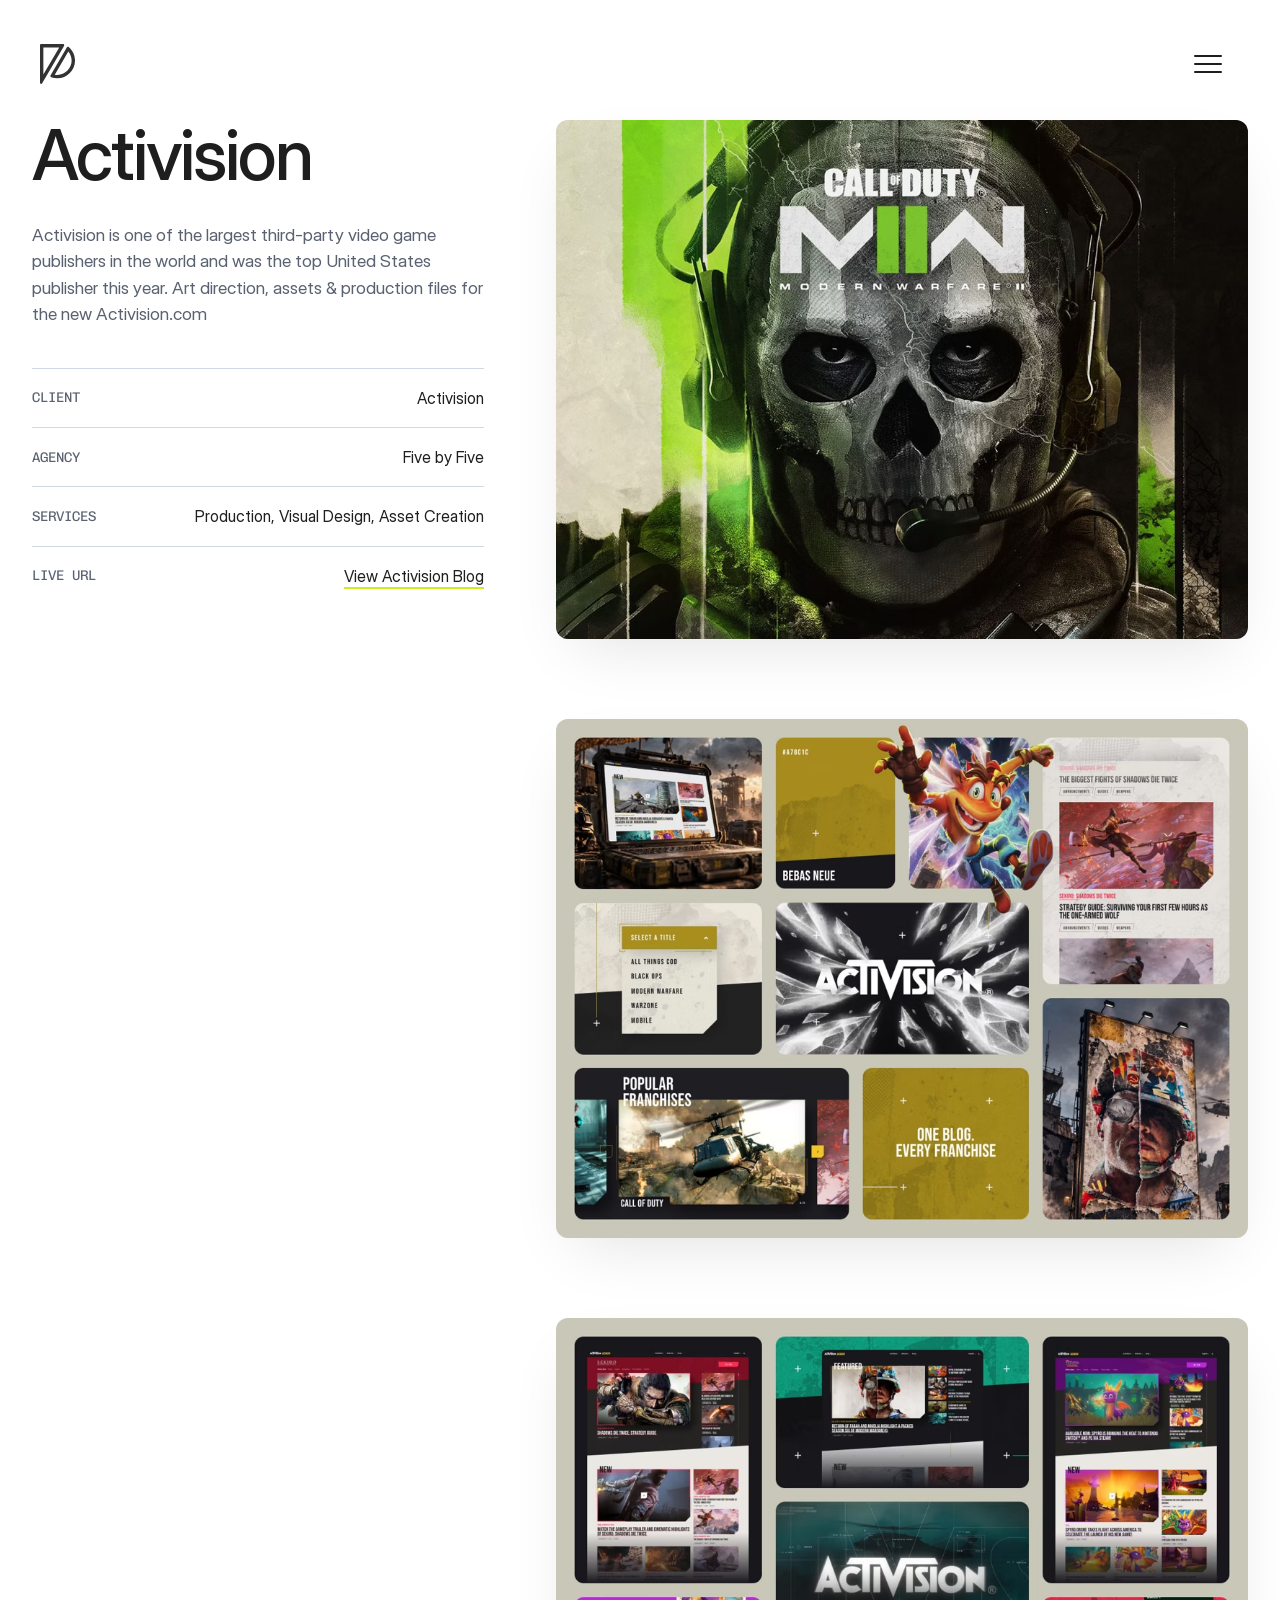
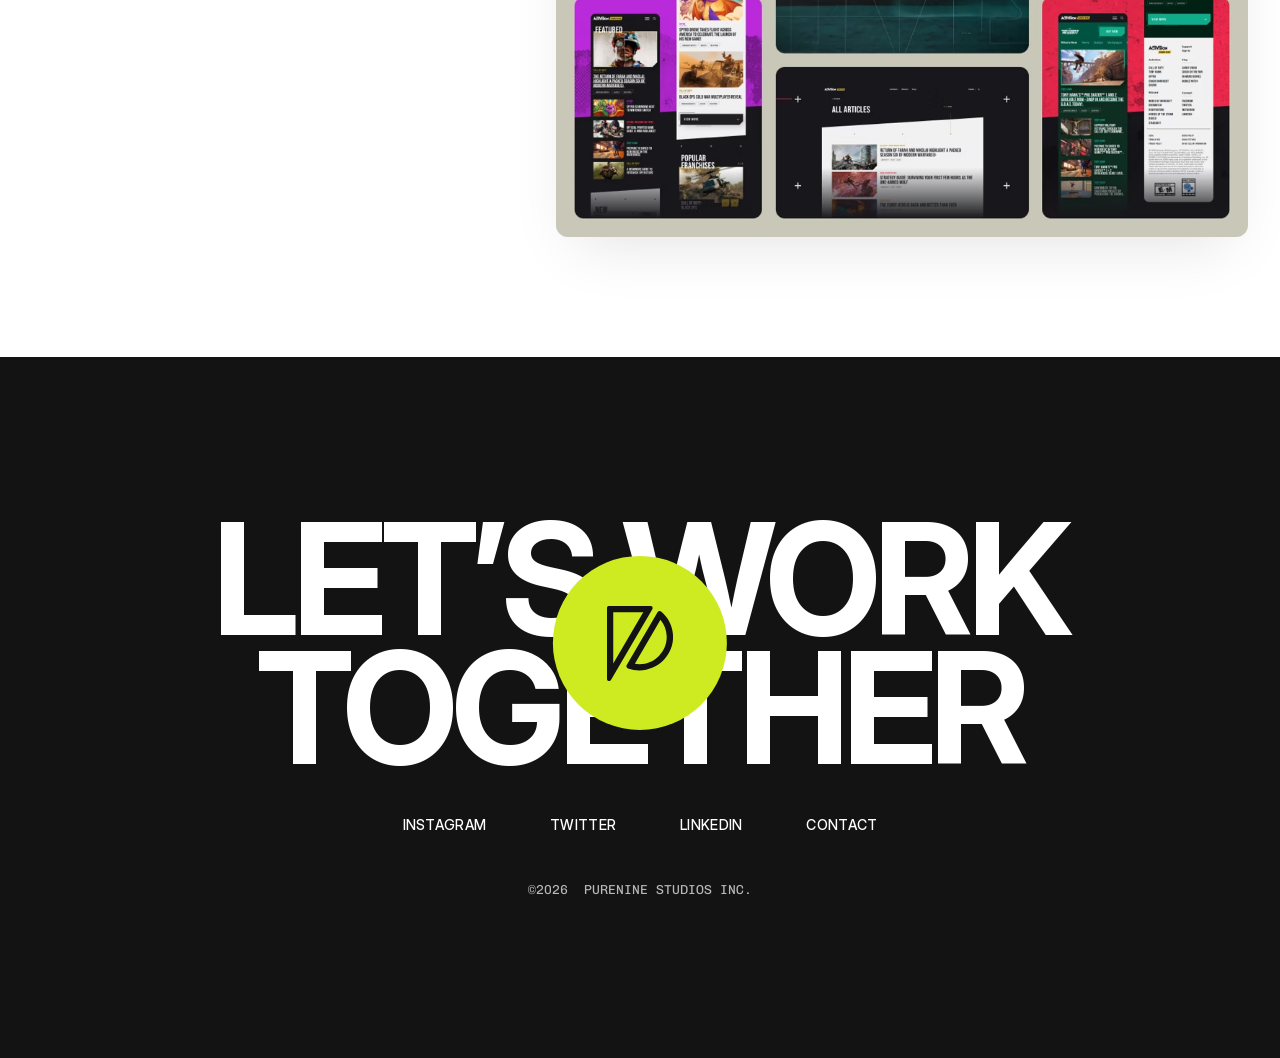
<file: activision.html>
<!doctype html>
<html lang="en">
<head>
  <meta charset="utf-8">
  <!-- Google Analytics (GA4: PURENINE.com - GA4) -->
  <script async src="https://www.googletagmanager.com/gtag/js?id=G-1FW40TCJGP"></script>
  <script>
    window.dataLayer = window.dataLayer || [];
    function gtag(){dataLayer.push(arguments);}
    gtag('js', new Date());
    gtag('config', 'G-1FW40TCJGP');
  </script>
  <meta name="viewport" content="width=device-width, initial-scale=1">
  <title>Activision Case Study: Art Direction &amp; Visual Design - Thomas Klinger</title>
  <meta name="description" content="Activision case study by Thomas Klinger (PURENINE), freelance creative director, UX/UI and visual designer: art direction, visual design, assets and production files for the new Activision.com.">
  <meta name="keywords" content="Activision, Activision.com, Thomas Klinger, PURENINE, art direction, visual design, asset creation, production design, video game marketing, gaming website design, freelance creative director, UX designer, UI designer, visual designer, New York">
  <meta name="robots" content="index, follow, max-image-preview:large, max-snippet:-1, max-video-preview:-1">
  <meta name="theme-color" content="#ffffff">
  <meta name="author" content="Thomas Klinger">
  <meta name="creator" content="Thomas Klinger">
  <meta name="publisher" content="PURENINE">
  <meta name="application-name" content="PURENINE">
  <link rel="canonical" href="https://www.purenine.com/activision.html">
  <!-- Plain-language summary of the studio for AI assistants and AI search (see llms.txt) -->
  <link rel="alternate" type="text/plain" href="https://www.purenine.com/llms.txt" title="PURENINE — summary for AI assistants">

  <!-- Icons -->
  <link rel="icon" href="assets/favicon/favicon.jpg" type="image/jpeg" sizes="128x128">
  <link rel="apple-touch-icon" href="assets/favicon/apple-touch-icon.png">

  <!-- Open Graph -->
  <meta property="og:type" content="article">
  <meta property="og:site_name" content="PURENINE">
  <meta property="og:locale" content="en_US">
  <meta property="og:url" content="https://www.purenine.com/activision.html">
  <meta property="og:title" content="Activision Case Study: Art Direction &amp; Visual Design - Thomas Klinger">
  <meta property="og:description" content="Activision case study by Thomas Klinger (PURENINE), freelance creative director, UX/UI and visual designer: art direction, visual design, assets and production files for the new Activision.com.">
  <meta property="og:image" content="https://www.purenine.com/assets/images/og-image.jpg">
  <meta property="og:image:width" content="1200">
  <meta property="og:image:height" content="630">
  <meta property="og:image:alt" content="PURENINE — the design studio of Thomas Klinger, freelance UX, UI &amp; visual designer">
  <meta property="article:author" content="https://www.purenine.com/">

  <!-- Twitter / X -->
  <meta name="twitter:card" content="summary_large_image">
  <meta name="twitter:site" content="@purenine">
  <meta name="twitter:creator" content="@purenine">
  <meta name="twitter:title" content="Activision Case Study: Art Direction &amp; Visual Design - Thomas Klinger">
  <meta name="twitter:description" content="Activision case study by Thomas Klinger (PURENINE), freelance creative director, UX/UI and visual designer: art direction, visual design, assets and production files for the new Activision.com.">
  <meta name="twitter:image" content="https://www.purenine.com/assets/images/og-image.jpg">
  <meta name="twitter:image:alt" content="PURENINE — the design studio of Thomas Klinger">

  <script type="application/ld+json">
  {
    "@context": "https://schema.org",
    "@graph": [
      {
        "@type": "CreativeWork",
        "@id": "https://www.purenine.com/activision.html#work",
        "name": "Activision.com — Art Direction & Visual Design",
        "headline": "Activision Case Study: Art Direction & Visual Design",
        "description": "Activision case study by Thomas Klinger (PURENINE), freelance creative director, UX/UI and visual designer: art direction, visual design, assets and production files for the new Activision.com.",
        "url": "https://www.purenine.com/activision.html",
        "image": "https://www.purenine.com/portfolio/wall/1200x1500_activision.jpg",
        "creator": {
          "@id": "https://www.purenine.com/#person"
        },
        "publisher": {
          "@id": "https://www.purenine.com/#studio"
        },
        "sourceOrganization": {
          "@type": "Organization",
          "name": "Five by Five"
        },
        "about": {
          "@type": "Organization",
          "name": "Activision",
          "url": "https://www.activision.com/"
        },
        "genre": [
          "Art Direction",
          "Visual Design",
          "Asset Creation",
          "Production"
        ],
        "keywords": "Activision, art direction, visual design, asset creation, production, video game marketing",
        "inLanguage": "en"
      },
      {
        "@type": "WebPage",
        "@id": "https://www.purenine.com/activision.html#webpage",
        "url": "https://www.purenine.com/activision.html",
        "name": "Activision Case Study: Art Direction & Visual Design - Thomas Klinger",
        "description": "Activision case study by Thomas Klinger (PURENINE), freelance creative director, UX/UI and visual designer: art direction, visual design, assets and production files for the new Activision.com.",
        "isPartOf": {
          "@id": "https://www.purenine.com/#website"
        },
        "mainEntity": {
          "@id": "https://www.purenine.com/activision.html#work"
        },
        "author": {
          "@id": "https://www.purenine.com/#person"
        },
        "breadcrumb": {
          "@id": "https://www.purenine.com/activision.html#breadcrumb"
        },
        "inLanguage": "en"
      },
      {
        "@type": "BreadcrumbList",
        "@id": "https://www.purenine.com/activision.html#breadcrumb",
        "itemListElement": [
          {
            "@type": "ListItem",
            "position": 1,
            "name": "Thomas Klinger — PURENINE",
            "item": "https://www.purenine.com/"
          },
          {
            "@type": "ListItem",
            "position": 2,
            "name": "Projects",
            "item": "https://www.purenine.com/#projects"
          },
          {
            "@type": "ListItem",
            "position": 3,
            "name": "Activision",
            "item": "https://www.purenine.com/activision.html"
          }
        ]
      },
      {
        "@type": "Person",
        "@id": "https://www.purenine.com/#person",
        "name": "Thomas Klinger",
        "url": "https://www.purenine.com/",
        "jobTitle": "Freelance UX, UI & Visual Designer",
        "worksFor": {
          "@id": "https://www.purenine.com/#studio"
        },
        "sameAs": [
          "https://www.linkedin.com/in/thomasklinger/",
          "https://www.instagram.com/purenine/",
          "https://x.com/purenine"
        ]
      },
      {
        "@type": "ProfessionalService",
        "@id": "https://www.purenine.com/#studio",
        "name": "PURENINE",
        "url": "https://www.purenine.com/",
        "email": "mailto:hello@purenine.com"
      }
    ]
  }
  </script>

  <link rel="preload" href="assets/fonts/InterDisplay-500.woff2" as="font" type="font/woff2" crossorigin>
  <link rel="preload" href="assets/fonts/InterDisplay-400.woff2" as="font" type="font/woff2" crossorigin>
  <link rel="preload" href="assets/fonts/ChivoMono-400.woff2" as="font" type="font/woff2" crossorigin>
  <link rel="stylesheet" href="css/fonts.css?v=430">
  <link rel="stylesheet" href="css/style.css?v=430">
  <script>
    (function (d, n) {
      d.classList.add('js');
      // Arriving through a page transition: start covered in white (no flash before JS runs)
      try {
        var nav = performance.getEntriesByType && performance.getEntriesByType('navigation')[0];
        var back = nav && nav.type === 'back_forward';
        if (back || sessionStorage.getItem('pn-transition') === '1' || /[?&]pt=1\b/.test(location.search)) {
          // Fallback fade (no native cross-page transitions, or a local file): start under white
          if (!('CSSViewTransitionRule' in window) || location.protocol === 'file:') d.classList.add('is-arriving');
        }
      } catch (e) {}
      // Chrome-engine browsers (Chrome, Edge, Brave, Opera) re-blur fixed overlays on
      // every scroll frame, so they get a lighter, blur-free version. iOS browsers all
      // use Safari's engine and are left out.
      var ua = n.userAgent;
      var ios = /iPad|iPhone|iPod/.test(ua) || (/Macintosh/.test(ua) && n.maxTouchPoints > 1);
      var blink = (n.userAgentData && n.userAgentData.brands && n.userAgentData.brands.some(function (b) { return /Chromium/.test(b.brand); })) || /Chrome\//.test(ua);
      if (blink && !ios) d.classList.add('is-blink');
    })(document.documentElement, navigator);
  </script>
</head>
<body class="page-case">
  <a class="skip-link" href="#main">Skip to content</a>

  <header class="nav" id="nav">
    <div class="nav__bar">
      <a class="nav__logo" href="index.html" aria-label="Home">
        <svg width="35" height="40" aria-hidden="true" focusable="false" viewBox="0 0 88 100" fill="none" xmlns="http://www.w3.org/2000/svg"><path d="M71.1964 18.4977C76.4065 24.7326 79.3869 32.5752 79.5398 40.7789C79.7185 50.4097 76.047 59.5509 69.2037 66.5197C62.3673 73.4803 53.2604 77.3576 43.5605 77.4375C43.4577 77.4375 43.355 77.4387 43.2523 77.4387C41.2035 77.4387 39.1757 77.2708 37.1818 76.9387L71.1976 18.4988M70.0687 6.80556C68.9877 6.80556 67.9242 7.35185 67.3323 8.36921L26.3997 78.691C25.4109 80.39 26.2315 82.5428 28.0924 83.2083C32.8262 84.8993 37.9301 85.8218 43.2523 85.8218C43.3784 85.8218 43.5033 85.8218 43.6294 85.8206C68.4028 85.618 88.4483 65.1852 87.993 40.6262C87.7467 27.3611 81.6283 15.5185 72.107 7.54745C71.5081 7.0463 70.7843 6.80671 70.0687 6.80671V6.80556ZM48.3457 8.3831L8.45433 76.7014V8.38194H48.3445M57.9219 0H2.93485C1.3145 0 0 1.30324 0 2.90972V97.0856C0 98.8877 1.4721 100 2.96637 100C3.87811 100 4.79919 99.5856 5.40041 98.662L60.3886 4.48611C61.6482 2.54977 60.2462 0 57.9219 0Z" fill="currentColor"/></svg>
      </a>
      <button class="nav__toggle" type="button" aria-expanded="false" aria-controls="menu" aria-label="Open menu">
        <span></span><span></span><span></span>
      </button>
    </div>

    <div class="nav__panel" id="menu" inert>
      <div class="nav__panel-inner">
        <div class="nav__open">
          <nav aria-label="Main">
            <ul class="menu">
              <li data-menu-item style="--i:0"><a class="menu__link" href="index.html#top"><span class="menu__num">( _01 )</span><span class="menu__label">Home</span></a></li>
              <li data-menu-item style="--i:1"><a class="menu__link" href="index.html#about"><span class="menu__num">( _02 )</span><span class="menu__label">Projects</span></a></li>
              <li data-menu-item style="--i:2"><a class="menu__link" href="studio.html"><span class="menu__num">( _03 )</span><span class="menu__label">Studio</span></a></li>
              <li data-menu-item style="--i:3"><a class="menu__link" href="contact.html"><span class="menu__num">( _04 )</span><span class="menu__label">Contact</span></a></li>
            </ul>
          </nav>
          <div class="nav__bottom" data-menu-item style="--i:4">
            <a class="mail-link t-h4" href="mailto:hello@purenine.com">hello@purenine.com</a>
            <ul class="social" aria-label="Social media">
              <li><a href="https://www.linkedin.com/in/thomasklinger/" target="_blank" rel="noopener noreferrer" aria-label="LinkedIn">LinkedIn</a></li>
              <li aria-hidden="true">/</li>
              <li><a href="https://www.instagram.com/purenine/" target="_blank" rel="noopener noreferrer" aria-label="Instagram">Instagram</a></li>
              <li aria-hidden="true">/</li>
              <li><a href="https://x.com/purenine" target="_blank" rel="noopener noreferrer" aria-label="Twitter">Twitter</a></li>
            </ul>
          </div>
        </div>
      </div>
    </div>
  </header>

  <main id="main">
    <!-- ============================== Case study ============================== -->
    <article class="case wrap" aria-labelledby="case-title">
      <!-- Left: sticky project info -->
      <aside class="case__info">
        <div class="case__sticky">
          <h1 class="case__title t-h1" id="case-title">Activision</h1>
          <p class="t-body">Activision is one of the largest third-party video game publishers in the world and was the top United States publisher this year. Art direction, assets & production files for the new Activision.com</p>

          <dl class="case__meta">
            <div><dt>Client</dt><dd>Activision</dd></div>
            <div><dt>Agency</dt><dd>Five by Five</dd></div>
            <div><dt>Services</dt><dd>Production, Visual Design, Asset Creation</dd></div>
            <div><dt>Live URL</dt><dd><a class="case__live" href="https://blog.activision.com/" target="_blank" rel="noopener noreferrer">View Activision Blog</a></dd></div>
          </dl>
        </div>
      </aside>

      <!-- Right: image stack -->
      <div class="case__media">
        <figure class="case__img" style="aspect-ratio: 1200 / 900">
          <picture>
            <source type="image/avif" srcset="portfolio/activision/activision-1200x900_1-960.avif 960w, portfolio/activision/activision-1200x900_1.avif 1200w" sizes="(max-width: 809px) calc(100vw - 32px), (max-width: 1199px) calc(100vw - 48px), min(996px, calc(100vw - 588px))">
            <img src="portfolio/activision/activision-1200x900_1.jpg" width="1200" height="900" fetchpriority="high" alt="Activision art direction and visual design">
          </picture>
        </figure>

        <figure class="case__img" style="aspect-ratio: 1200 / 900" data-reveal>
          <picture>
            <source type="image/avif" srcset="portfolio/activision/activision-1200x900_2-960.avif 960w, portfolio/activision/activision-1200x900_2.avif 1200w" sizes="(max-width: 809px) calc(100vw - 32px), (max-width: 1199px) calc(100vw - 48px), min(996px, calc(100vw - 588px))">
            <img src="portfolio/activision/activision-1200x900_2.jpg" width="1200" height="900" loading="lazy" alt="Activision project image">
          </picture>
        </figure>

        <figure class="case__img" style="aspect-ratio: 1200 / 900" data-reveal>
          <picture>
            <source type="image/avif" srcset="portfolio/activision/activision-1200x900_3-960.avif 960w, portfolio/activision/activision-1200x900_3.avif 1200w" sizes="(max-width: 809px) calc(100vw - 32px), (max-width: 1199px) calc(100vw - 48px), min(996px, calc(100vw - 588px))">
            <img src="portfolio/activision/activision-1200x900_3.jpg" width="1200" height="900" loading="lazy" alt="Activision project image">
          </picture>
        </figure>

        <!-- Placeholder: add project images here (copy a figure above; each needs a .jpg + .avif + -960.avif) -->

      </div>
    </article>
  </main>

  <footer class="footer" id="contact">
    <div class="footer__inner">
      <h2 class="footer__title" data-reveal>
        <span class="footer__line">Let’s work</span>
        <span class="footer__line">together</span>
        <a class="footer__badge" href="contact.html" aria-label="Contact PURENINE"><svg width="88" height="100" aria-hidden="true" focusable="false" viewBox="0 0 88 100" fill="none" xmlns="http://www.w3.org/2000/svg"><path d="M71.1964 18.4977C76.4065 24.7326 79.3869 32.5752 79.5398 40.7789C79.7185 50.4097 76.047 59.5509 69.2037 66.5197C62.3673 73.4803 53.2604 77.3576 43.5605 77.4375C43.4577 77.4375 43.355 77.4387 43.2523 77.4387C41.2035 77.4387 39.1757 77.2708 37.1818 76.9387L71.1976 18.4988M70.0687 6.80556C68.9877 6.80556 67.9242 7.35185 67.3323 8.36921L26.3997 78.691C25.4109 80.39 26.2315 82.5428 28.0924 83.2083C32.8262 84.8993 37.9301 85.8218 43.2523 85.8218C43.3784 85.8218 43.5033 85.8218 43.6294 85.8206C68.4028 85.618 88.4483 65.1852 87.993 40.6262C87.7467 27.3611 81.6283 15.5185 72.107 7.54745C71.5081 7.0463 70.7843 6.80671 70.0687 6.80671V6.80556ZM48.3457 8.3831L8.45433 76.7014V8.38194H48.3445M57.9219 0H2.93485C1.3145 0 0 1.30324 0 2.90972V97.0856C0 98.8877 1.4721 100 2.96637 100C3.87811 100 4.79919 99.5856 5.40041 98.662L60.3886 4.48611C61.6482 2.54977 60.2462 0 57.9219 0Z" fill="currentColor"/></svg></a>
      </h2>

      <nav class="footer__links" aria-label="Footer">
        <ul>
          <li><a href="https://www.instagram.com/purenine/" target="_blank" rel="noopener noreferrer">Instagram</a></li>
          <li><a href="https://x.com/purenine" target="_blank" rel="noopener noreferrer">Twitter</a></li>
          <li><a href="https://www.linkedin.com/in/thomasklinger/" target="_blank" rel="noopener noreferrer">LinkedIn</a></li>
          <li><a href="contact.html">Contact</a></li>
        </ul>
      </nav>

      <p class="footer__copy">©2026&nbsp; PURENINE Studios Inc.</p>
    </div>
  </footer>

  <!-- Progressive blur along the bottom edge of the viewport -->
  <div class="bottom-blur" aria-hidden="true">
    <div></div><div></div><div></div><div></div><div></div><div></div><div></div><div></div>
  </div>

  <script src="js/main.js?v=430" defer></script>
</body>
</html>
</file>
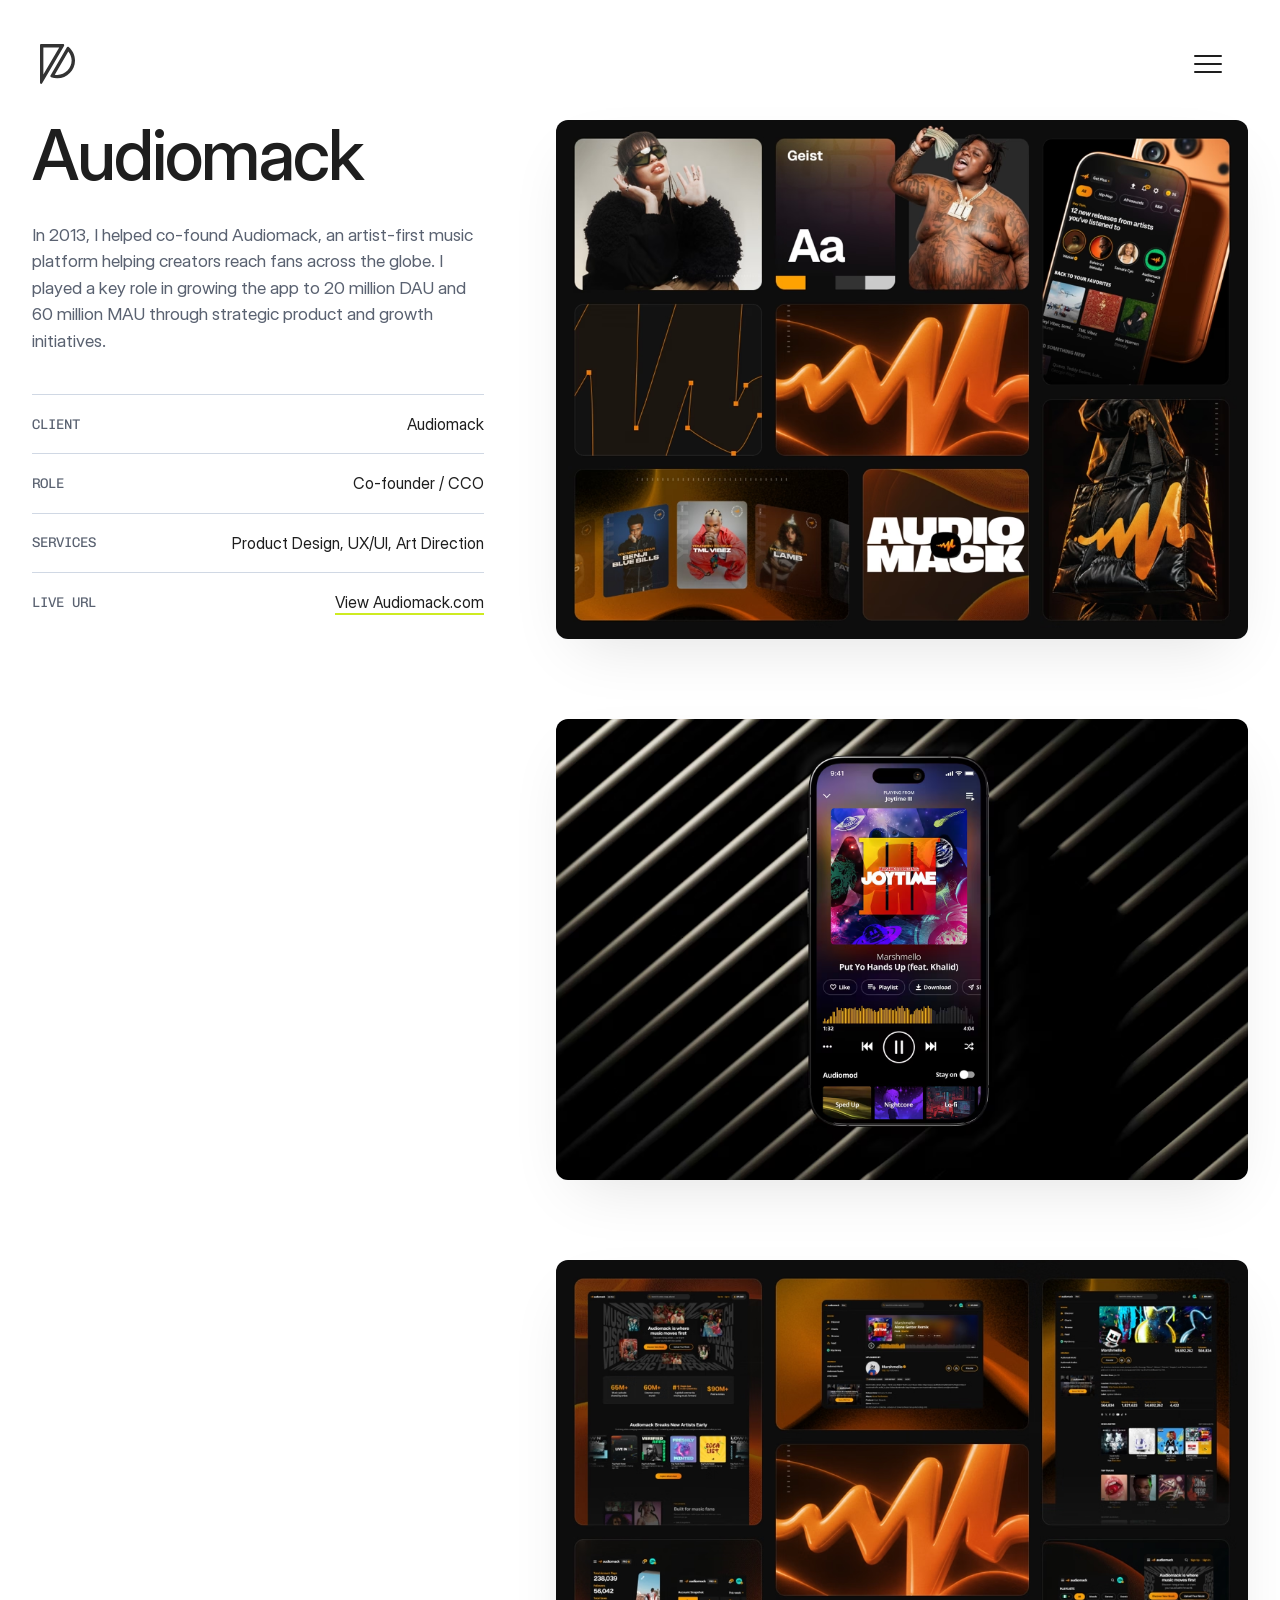
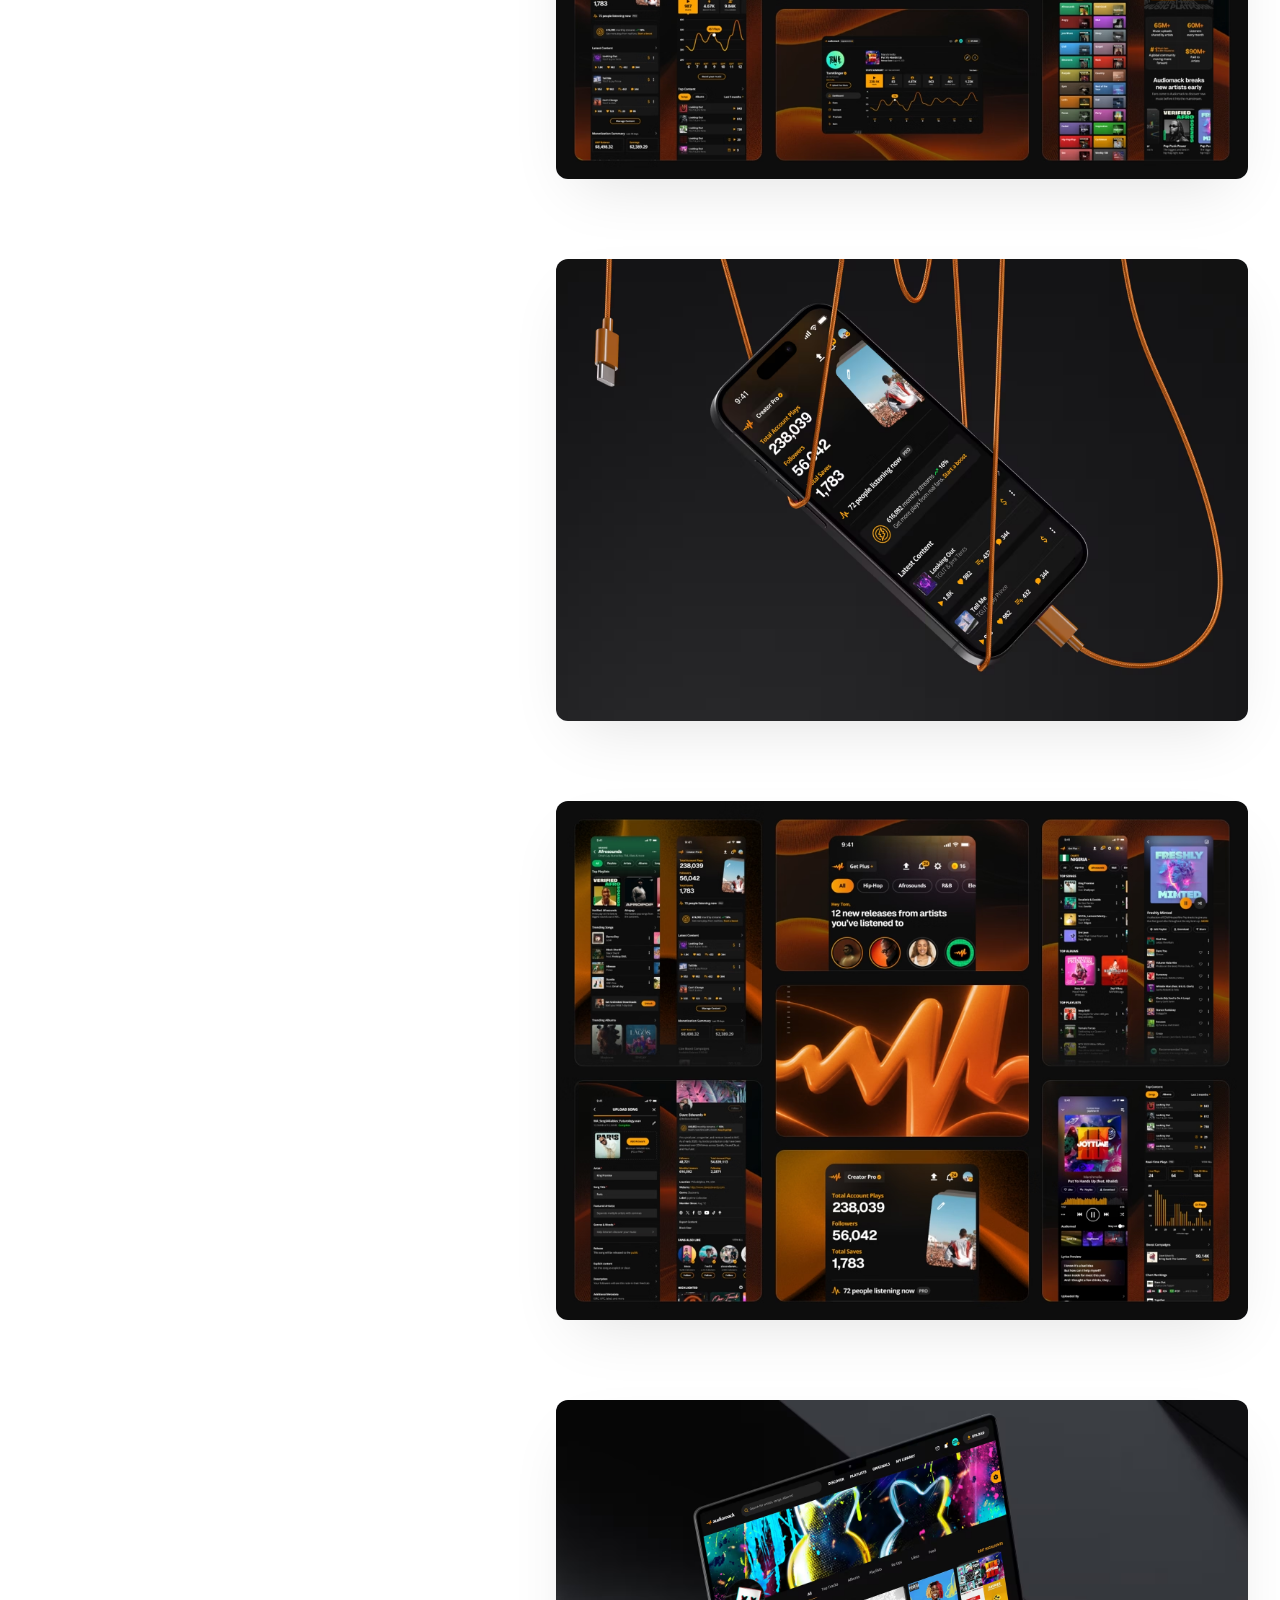
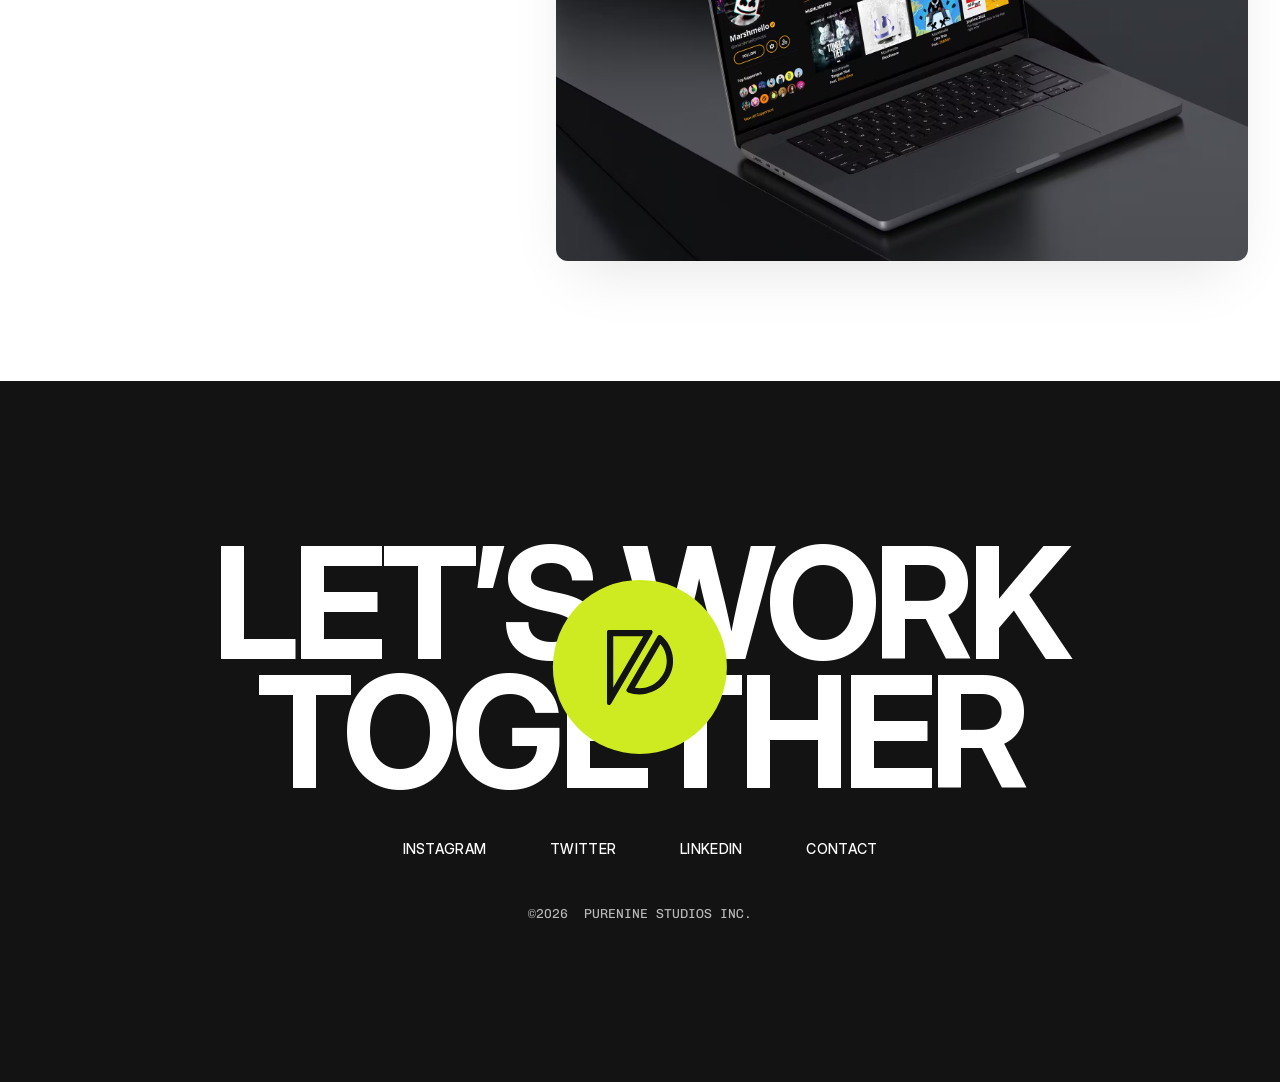
<file: audiomack.html>
<!doctype html>
<html lang="en">
<head>
  <meta charset="utf-8">
  <!-- Google Analytics (GA4: PURENINE.com - GA4) -->
  <script async src="https://www.googletagmanager.com/gtag/js?id=G-1FW40TCJGP"></script>
  <script>
    window.dataLayer = window.dataLayer || [];
    function gtag(){dataLayer.push(arguments);}
    gtag('js', new Date());
    gtag('config', 'G-1FW40TCJGP');
  </script>
  <meta name="viewport" content="width=device-width, initial-scale=1">
  <title>Audiomack Case Study: Product Design &amp; Art Direction - Thomas Klinger</title>
  <meta name="description" content="Audiomack case study by Thomas Klinger (PURENINE), co-founder and CCO: product design, UX/UI and art direction for the artist-first music streaming platform.">
  <meta name="keywords" content="Audiomack, music streaming app, Audiomack co-founder, Thomas Klinger, PURENINE, product design, UX/UI, app design, art direction, music, hip-hop, Afrobeats, freelance creative director, UX designer, UI designer, visual designer, New York">
  <meta name="robots" content="index, follow, max-image-preview:large, max-snippet:-1, max-video-preview:-1">
  <meta name="theme-color" content="#ffffff">
  <meta name="author" content="Thomas Klinger">
  <meta name="creator" content="Thomas Klinger">
  <meta name="publisher" content="PURENINE">
  <meta name="application-name" content="PURENINE">
  <link rel="canonical" href="https://www.purenine.com/audiomack.html">
  <!-- Plain-language summary of the studio for AI assistants and AI search (see llms.txt) -->
  <link rel="alternate" type="text/plain" href="https://www.purenine.com/llms.txt" title="PURENINE — summary for AI assistants">

  <!-- Icons -->
  <link rel="icon" href="assets/favicon/favicon.jpg" type="image/jpeg" sizes="128x128">
  <link rel="apple-touch-icon" href="assets/favicon/apple-touch-icon.png">

  <!-- Open Graph -->
  <meta property="og:type" content="article">
  <meta property="og:site_name" content="PURENINE">
  <meta property="og:locale" content="en_US">
  <meta property="og:url" content="https://www.purenine.com/audiomack.html">
  <meta property="og:title" content="Audiomack Case Study: Product Design &amp; Art Direction - Thomas Klinger">
  <meta property="og:description" content="Audiomack case study by Thomas Klinger (PURENINE), co-founder and CCO: product design, UX/UI and art direction for the artist-first music streaming platform.">
  <meta property="og:image" content="https://www.purenine.com/assets/images/og-image.jpg">
  <meta property="og:image:width" content="1200">
  <meta property="og:image:height" content="630">
  <meta property="og:image:alt" content="PURENINE — the design studio of Thomas Klinger, freelance UX, UI &amp; visual designer">
  <meta property="article:author" content="https://www.purenine.com/">

  <!-- Twitter / X -->
  <meta name="twitter:card" content="summary_large_image">
  <meta name="twitter:site" content="@purenine">
  <meta name="twitter:creator" content="@purenine">
  <meta name="twitter:title" content="Audiomack Case Study: Product Design &amp; Art Direction - Thomas Klinger">
  <meta name="twitter:description" content="Audiomack case study by Thomas Klinger (PURENINE), co-founder and CCO: product design, UX/UI and art direction for the artist-first music streaming platform.">
  <meta name="twitter:image" content="https://www.purenine.com/assets/images/og-image.jpg">
  <meta name="twitter:image:alt" content="PURENINE — the design studio of Thomas Klinger">

  <script type="application/ld+json">
  {
    "@context": "https://schema.org",
    "@graph": [
      {
        "@type": "CreativeWork",
        "@id": "https://www.purenine.com/audiomack.html#work",
        "name": "Audiomack — Product Design & Art Direction",
        "headline": "Audiomack Case Study: Product Design & Art Direction",
        "description": "Audiomack case study by Thomas Klinger (PURENINE), co-founder and CCO: product design, UX/UI and art direction for the artist-first music streaming platform.",
        "url": "https://www.purenine.com/audiomack.html",
        "image": "https://www.purenine.com/portfolio/audiomack/audiomack-1200x1500.jpg",
        "creator": {
          "@id": "https://www.purenine.com/#person"
        },
        "publisher": {
          "@id": "https://www.purenine.com/#studio"
        },
        "about": {
          "@type": "Organization",
          "name": "Audiomack",
          "url": "https://audiomack.com/"
        },
        "genre": [
          "Product Design",
          "UX/UI",
          "Art Direction"
        ],
        "keywords": "Audiomack, music streaming, product design, UX/UI, art direction, app design",
        "inLanguage": "en"
      },
      {
        "@type": "WebPage",
        "@id": "https://www.purenine.com/audiomack.html#webpage",
        "url": "https://www.purenine.com/audiomack.html",
        "name": "Audiomack Case Study: Product Design &amp; Art Direction - Thomas Klinger",
        "description": "Audiomack case study by Thomas Klinger (PURENINE), co-founder and CCO: product design, UX/UI and art direction for the artist-first music streaming platform.",
        "isPartOf": {
          "@id": "https://www.purenine.com/#website"
        },
        "mainEntity": {
          "@id": "https://www.purenine.com/audiomack.html#work"
        },
        "author": {
          "@id": "https://www.purenine.com/#person"
        },
        "breadcrumb": {
          "@id": "https://www.purenine.com/audiomack.html#breadcrumb"
        },
        "inLanguage": "en"
      },
      {
        "@type": "BreadcrumbList",
        "@id": "https://www.purenine.com/audiomack.html#breadcrumb",
        "itemListElement": [
          {
            "@type": "ListItem",
            "position": 1,
            "name": "Thomas Klinger — PURENINE",
            "item": "https://www.purenine.com/"
          },
          {
            "@type": "ListItem",
            "position": 2,
            "name": "Projects",
            "item": "https://www.purenine.com/#projects"
          },
          {
            "@type": "ListItem",
            "position": 3,
            "name": "Audiomack",
            "item": "https://www.purenine.com/audiomack.html"
          }
        ]
      },
      {
        "@type": "Person",
        "@id": "https://www.purenine.com/#person",
        "name": "Thomas Klinger",
        "url": "https://www.purenine.com/",
        "jobTitle": "Freelance UX, UI & Visual Designer",
        "worksFor": {
          "@id": "https://www.purenine.com/#studio"
        },
        "sameAs": [
          "https://www.linkedin.com/in/thomasklinger/",
          "https://www.instagram.com/purenine/",
          "https://x.com/purenine"
        ]
      },
      {
        "@type": "ProfessionalService",
        "@id": "https://www.purenine.com/#studio",
        "name": "PURENINE",
        "url": "https://www.purenine.com/",
        "email": "mailto:hello@purenine.com"
      }
    ]
  }
  </script>

  <link rel="preload" href="assets/fonts/InterDisplay-500.woff2" as="font" type="font/woff2" crossorigin>
  <link rel="preload" href="assets/fonts/InterDisplay-400.woff2" as="font" type="font/woff2" crossorigin>
  <link rel="preload" href="assets/fonts/ChivoMono-400.woff2" as="font" type="font/woff2" crossorigin>
  <link rel="stylesheet" href="css/fonts.css?v=430">
  <link rel="stylesheet" href="css/style.css?v=430">
  <script>
    (function (d, n) {
      d.classList.add('js');
      // Arriving through a page transition: start covered in white (no flash before JS runs)
      try {
        var nav = performance.getEntriesByType && performance.getEntriesByType('navigation')[0];
        var back = nav && nav.type === 'back_forward';
        if (back || sessionStorage.getItem('pn-transition') === '1' || /[?&]pt=1\b/.test(location.search)) {
          // Fallback fade (no native cross-page transitions, or a local file): start under white
          if (!('CSSViewTransitionRule' in window) || location.protocol === 'file:') d.classList.add('is-arriving');
        }
      } catch (e) {}
      // Chrome-engine browsers (Chrome, Edge, Brave, Opera) re-blur fixed overlays on
      // every scroll frame, so they get a lighter, blur-free version. iOS browsers all
      // use Safari's engine and are left out.
      var ua = n.userAgent;
      var ios = /iPad|iPhone|iPod/.test(ua) || (/Macintosh/.test(ua) && n.maxTouchPoints > 1);
      var blink = (n.userAgentData && n.userAgentData.brands && n.userAgentData.brands.some(function (b) { return /Chromium/.test(b.brand); })) || /Chrome\//.test(ua);
      if (blink && !ios) d.classList.add('is-blink');
    })(document.documentElement, navigator);
  </script>
</head>
<body class="page-case">
  <a class="skip-link" href="#main">Skip to content</a>

  <header class="nav" id="nav">
    <div class="nav__bar">
      <a class="nav__logo" href="index.html" aria-label="Home">
        <svg width="35" height="40" aria-hidden="true" focusable="false" viewBox="0 0 88 100" fill="none" xmlns="http://www.w3.org/2000/svg"><path d="M71.1964 18.4977C76.4065 24.7326 79.3869 32.5752 79.5398 40.7789C79.7185 50.4097 76.047 59.5509 69.2037 66.5197C62.3673 73.4803 53.2604 77.3576 43.5605 77.4375C43.4577 77.4375 43.355 77.4387 43.2523 77.4387C41.2035 77.4387 39.1757 77.2708 37.1818 76.9387L71.1976 18.4988M70.0687 6.80556C68.9877 6.80556 67.9242 7.35185 67.3323 8.36921L26.3997 78.691C25.4109 80.39 26.2315 82.5428 28.0924 83.2083C32.8262 84.8993 37.9301 85.8218 43.2523 85.8218C43.3784 85.8218 43.5033 85.8218 43.6294 85.8206C68.4028 85.618 88.4483 65.1852 87.993 40.6262C87.7467 27.3611 81.6283 15.5185 72.107 7.54745C71.5081 7.0463 70.7843 6.80671 70.0687 6.80671V6.80556ZM48.3457 8.3831L8.45433 76.7014V8.38194H48.3445M57.9219 0H2.93485C1.3145 0 0 1.30324 0 2.90972V97.0856C0 98.8877 1.4721 100 2.96637 100C3.87811 100 4.79919 99.5856 5.40041 98.662L60.3886 4.48611C61.6482 2.54977 60.2462 0 57.9219 0Z" fill="currentColor"/></svg>
      </a>
      <button class="nav__toggle" type="button" aria-expanded="false" aria-controls="menu" aria-label="Open menu">
        <span></span><span></span><span></span>
      </button>
    </div>

    <div class="nav__panel" id="menu" inert>
      <div class="nav__panel-inner">
        <div class="nav__open">
          <nav aria-label="Main">
            <ul class="menu">
              <li data-menu-item style="--i:0"><a class="menu__link" href="index.html#top"><span class="menu__num">( _01 )</span><span class="menu__label">Home</span></a></li>
              <li data-menu-item style="--i:1"><a class="menu__link" href="index.html#about"><span class="menu__num">( _02 )</span><span class="menu__label">Projects</span></a></li>
              <li data-menu-item style="--i:2"><a class="menu__link" href="studio.html"><span class="menu__num">( _03 )</span><span class="menu__label">Studio</span></a></li>
              <li data-menu-item style="--i:3"><a class="menu__link" href="contact.html"><span class="menu__num">( _04 )</span><span class="menu__label">Contact</span></a></li>
            </ul>
          </nav>
          <div class="nav__bottom" data-menu-item style="--i:4">
            <a class="mail-link t-h4" href="mailto:hello@purenine.com">hello@purenine.com</a>
            <ul class="social" aria-label="Social media">
              <li><a href="https://www.linkedin.com/in/thomasklinger/" target="_blank" rel="noopener noreferrer" aria-label="LinkedIn">LinkedIn</a></li>
              <li aria-hidden="true">/</li>
              <li><a href="https://www.instagram.com/purenine/" target="_blank" rel="noopener noreferrer" aria-label="Instagram">Instagram</a></li>
              <li aria-hidden="true">/</li>
              <li><a href="https://x.com/purenine" target="_blank" rel="noopener noreferrer" aria-label="Twitter">Twitter</a></li>
            </ul>
          </div>
        </div>
      </div>
    </div>
  </header>

  <main id="main">
    <!-- ============================== Case study ============================== -->
    <article class="case wrap" aria-labelledby="case-title">
      <!-- Left: sticky project info -->
      <aside class="case__info">
        <div class="case__sticky">
          <h1 class="case__title t-h1" id="case-title">Audiomack</h1>
          <!-- Placeholder: intro copy -->
          <p class="t-body">In 2013, I helped co-found Audiomack, an artist-first music platform helping creators reach fans across the globe. I played a key role in growing the app to 20 million DAU and 60 million MAU through strategic product and growth initiatives.</p>

          <dl class="case__meta">
            <div><dt>Client</dt><dd>Audiomack</dd></div>
            <div><dt>Role</dt><dd>Co-founder / CCO</dd></div>
            <div><dt>Services</dt><dd>Product Design, UX/UI, Art Direction</dd></div><!-- Placeholder: services -->
            <div><dt>Live URL</dt><dd><a class="case__live" href="https://audiomack.com/" target="_blank" rel="noopener noreferrer">View Audiomack.com</a></dd></div>
          </dl>
        </div>
      </aside>

      <!-- Right: image stack -->
      <div class="case__media">
        <!-- Real project images (2400x1800) alternate with three of the homepage card-shuffle images (1920x1280), kept as placeholders until more real images exist -->
        <figure class="case__img" style="aspect-ratio: 1200 / 900">
          <picture>
            <source type="image/avif" srcset="portfolio/audiomack/audiomack-2400x1800_1-960.avif 960w, portfolio/audiomack/audiomack-2400x1800_1-1600.avif 1600w, portfolio/audiomack/audiomack-2400x1800_1.avif 2400w" sizes="(max-width: 809px) calc(100vw - 32px), (max-width: 1199px) calc(100vw - 48px), min(996px, calc(100vw - 588px))">
            <img src="portfolio/audiomack/audiomack-2400x1800_1.jpg" width="2400" height="1800" fetchpriority="high" alt="Audiomack brand identity, typography and visual design">
          </picture>
        </figure>

        <!-- Placeholder: homepage card-shuffle image -->
        <figure class="case__img" style="aspect-ratio: 1920 / 1280" data-reveal>
          <picture>
            <source type="image/avif" srcset="assets/images/audiomack/1920x1280-audiomack-b.avif">
            <img src="assets/images/audiomack/1920x1280-audiomack-b.jpg" width="1920" height="1280" loading="lazy" alt="Audiomack project image">
          </picture>
        </figure>

        <figure class="case__img" style="aspect-ratio: 1200 / 900" data-reveal>
          <picture>
            <source type="image/avif" srcset="portfolio/audiomack/audiomack-2400x1800_2-960.avif 960w, portfolio/audiomack/audiomack-2400x1800_2-1600.avif 1600w, portfolio/audiomack/audiomack-2400x1800_2.avif 2400w" sizes="(max-width: 809px) calc(100vw - 32px), (max-width: 1199px) calc(100vw - 48px), min(996px, calc(100vw - 588px))">
            <img src="portfolio/audiomack/audiomack-2400x1800_2.jpg" width="2400" height="1800" loading="lazy" alt="Audiomack desktop web interface screens">
          </picture>
        </figure>

        <!-- Placeholder: homepage card-shuffle image -->
        <figure class="case__img" style="aspect-ratio: 1920 / 1280" data-reveal>
          <picture>
            <source type="image/avif" srcset="assets/images/audiomack/1920x1280-audiomack-c.avif">
            <img src="assets/images/audiomack/1920x1280-audiomack-c.jpg" width="1920" height="1280" loading="lazy" alt="Audiomack project image">
          </picture>
        </figure>

        <figure class="case__img" style="aspect-ratio: 1200 / 900" data-reveal>
          <picture>
            <source type="image/avif" srcset="portfolio/audiomack/audiomack-2400x1800_3-960.avif 960w, portfolio/audiomack/audiomack-2400x1800_3-1600.avif 1600w, portfolio/audiomack/audiomack-2400x1800_3.avif 2400w" sizes="(max-width: 809px) calc(100vw - 32px), (max-width: 1199px) calc(100vw - 48px), min(996px, calc(100vw - 588px))">
            <img src="portfolio/audiomack/audiomack-2400x1800_3.jpg" width="2400" height="1800" loading="lazy" alt="Audiomack mobile app interface screens">
          </picture>
        </figure>

        <!-- Placeholder: homepage card-shuffle image -->
        <figure class="case__img" style="aspect-ratio: 1920 / 1280" data-reveal>
          <picture>
            <source type="image/avif" srcset="assets/images/audiomack/1920x1280-audiomack-d.avif">
            <img src="assets/images/audiomack/1920x1280-audiomack-d.jpg" width="1920" height="1280" loading="lazy" alt="Audiomack project image">
          </picture>
        </figure>

        <!-- Placeholder: add project images here (copy a figure above; each needs a .jpg + .avif + -960.avif) -->

      </div>
    </article>
  </main>

  <footer class="footer" id="contact">
    <div class="footer__inner">
      <h2 class="footer__title" data-reveal>
        <span class="footer__line">Let’s work</span>
        <span class="footer__line">together</span>
        <a class="footer__badge" href="contact.html" aria-label="Contact PURENINE"><svg width="88" height="100" aria-hidden="true" focusable="false" viewBox="0 0 88 100" fill="none" xmlns="http://www.w3.org/2000/svg"><path d="M71.1964 18.4977C76.4065 24.7326 79.3869 32.5752 79.5398 40.7789C79.7185 50.4097 76.047 59.5509 69.2037 66.5197C62.3673 73.4803 53.2604 77.3576 43.5605 77.4375C43.4577 77.4375 43.355 77.4387 43.2523 77.4387C41.2035 77.4387 39.1757 77.2708 37.1818 76.9387L71.1976 18.4988M70.0687 6.80556C68.9877 6.80556 67.9242 7.35185 67.3323 8.36921L26.3997 78.691C25.4109 80.39 26.2315 82.5428 28.0924 83.2083C32.8262 84.8993 37.9301 85.8218 43.2523 85.8218C43.3784 85.8218 43.5033 85.8218 43.6294 85.8206C68.4028 85.618 88.4483 65.1852 87.993 40.6262C87.7467 27.3611 81.6283 15.5185 72.107 7.54745C71.5081 7.0463 70.7843 6.80671 70.0687 6.80671V6.80556ZM48.3457 8.3831L8.45433 76.7014V8.38194H48.3445M57.9219 0H2.93485C1.3145 0 0 1.30324 0 2.90972V97.0856C0 98.8877 1.4721 100 2.96637 100C3.87811 100 4.79919 99.5856 5.40041 98.662L60.3886 4.48611C61.6482 2.54977 60.2462 0 57.9219 0Z" fill="currentColor"/></svg></a>
      </h2>

      <nav class="footer__links" aria-label="Footer">
        <ul>
          <li><a href="https://www.instagram.com/purenine/" target="_blank" rel="noopener noreferrer">Instagram</a></li>
          <li><a href="https://x.com/purenine" target="_blank" rel="noopener noreferrer">Twitter</a></li>
          <li><a href="https://www.linkedin.com/in/thomasklinger/" target="_blank" rel="noopener noreferrer">LinkedIn</a></li>
          <li><a href="contact.html">Contact</a></li>
        </ul>
      </nav>

      <p class="footer__copy">©2026&nbsp; PURENINE Studios Inc.</p>
    </div>
  </footer>

  <!-- Progressive blur along the bottom edge of the viewport -->
  <div class="bottom-blur" aria-hidden="true">
    <div></div><div></div><div></div><div></div><div></div><div></div><div></div><div></div>
  </div>

  <script src="js/main.js?v=430" defer></script>
</body>
</html>
</file>
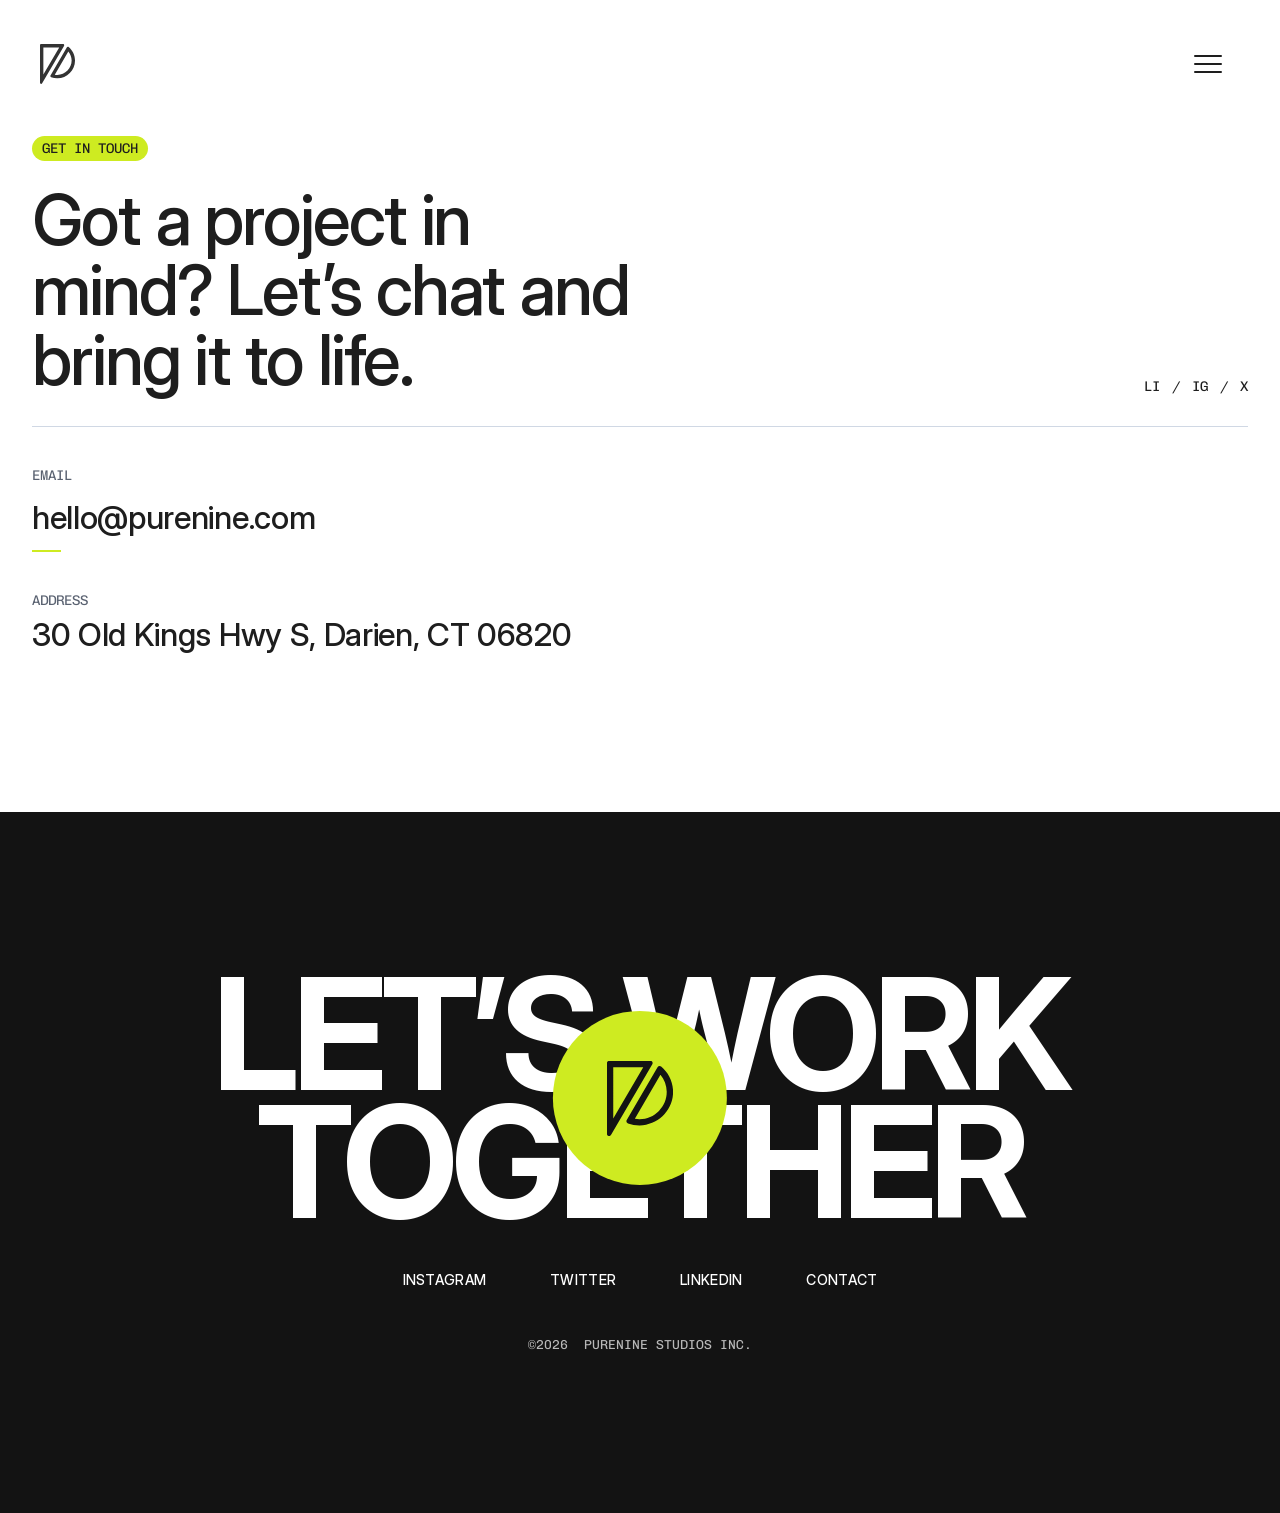
<file: contact.html>
<!doctype html>
<html lang="en">
<head>
  <meta charset="utf-8">
  <!-- Google Analytics (GA4: PURENINE.com - GA4) -->
  <script async src="https://www.googletagmanager.com/gtag/js?id=G-1FW40TCJGP"></script>
  <script>
    window.dataLayer = window.dataLayer || [];
    function gtag(){dataLayer.push(arguments);}
    gtag('js', new Date());
    gtag('config', 'G-1FW40TCJGP');
  </script>
  <meta name="viewport" content="width=device-width, initial-scale=1">
  <title>Contact - Thomas Klinger | PURENINE</title>
  <meta name="description" content="Get in touch with Thomas Klinger (PURENINE), freelance creative director, UX/UI and visual designer in New York. Email hello@purenine.com or send a message.">
  <meta name="robots" content="index, follow, max-image-preview:large, max-snippet:-1, max-video-preview:-1">
  <meta name="theme-color" content="#ffffff">
  <meta name="author" content="Thomas Klinger">
  <meta name="publisher" content="PURENINE">
  <link rel="canonical" href="https://www.purenine.com/contact.html">
  <link rel="alternate" type="text/plain" href="https://www.purenine.com/llms.txt" title="PURENINE — summary for AI assistants">
  <link rel="icon" href="assets/favicon/favicon.jpg" type="image/jpeg" sizes="128x128">
  <link rel="apple-touch-icon" href="assets/favicon/apple-touch-icon.png">

  <!-- Open Graph -->
  <meta property="og:type" content="website">
  <meta property="og:site_name" content="PURENINE">
  <meta property="og:locale" content="en_US">
  <meta property="og:url" content="https://www.purenine.com/contact.html">
  <meta property="og:title" content="Contact - Thomas Klinger | PURENINE">
  <meta property="og:description" content="Get in touch with Thomas Klinger (PURENINE), freelance creative director, UX/UI and visual designer in New York. Email hello@purenine.com or send a message.">
  <meta property="og:image" content="https://www.purenine.com/assets/images/og-image.jpg">
  <meta property="og:image:alt" content="PURENINE — the design studio of Thomas Klinger">

  <!-- Twitter / X -->
  <meta name="twitter:card" content="summary_large_image">
  <meta name="twitter:site" content="@purenine">
  <meta name="twitter:creator" content="@purenine">
  <meta name="twitter:title" content="Contact - Thomas Klinger | PURENINE">
  <meta name="twitter:description" content="Get in touch with Thomas Klinger (PURENINE), freelance creative director, UX/UI and visual designer in New York. Email hello@purenine.com or send a message.">
  <meta name="twitter:image" content="https://www.purenine.com/assets/images/og-image.jpg">

  <script type="application/ld+json">
  {
    "@context": "https://schema.org",
    "@graph": [
      {
        "@type": "ContactPage",
        "@id": "https://www.purenine.com/contact.html#webpage",
        "url": "https://www.purenine.com/contact.html",
        "name": "Contact - Thomas Klinger | PURENINE",
        "description": "Get in touch with Thomas Klinger (PURENINE), freelance creative director, UX/UI and visual designer in New York. Email hello@purenine.com or send a message.",
        "isPartOf": {
          "@id": "https://www.purenine.com/#website"
        },
        "about": {
          "@id": "https://www.purenine.com/#studio"
        },
        "inLanguage": "en"
      },
      {
        "@type": "ProfessionalService",
        "@id": "https://www.purenine.com/#studio",
        "name": "PURENINE",
        "url": "https://www.purenine.com/",
        "email": "mailto:hello@purenine.com"
      }
    ]
  }
  </script>

  <link rel="preload" href="assets/fonts/InterDisplay-500.woff2" as="font" type="font/woff2" crossorigin>
  <link rel="preload" href="assets/fonts/InterDisplay-400.woff2" as="font" type="font/woff2" crossorigin>
  <link rel="preload" href="assets/fonts/ChivoMono-400.woff2" as="font" type="font/woff2" crossorigin>
  <link rel="stylesheet" href="css/fonts.css?v=430">
  <link rel="stylesheet" href="css/style.css?v=430">
  <script>
    (function (d, n) {
      d.classList.add('js');
      // Arriving through a page transition: start covered in white (no flash before JS runs)
      try {
        var nav = performance.getEntriesByType && performance.getEntriesByType('navigation')[0];
        var back = nav && nav.type === 'back_forward';
        if (back || sessionStorage.getItem('pn-transition') === '1' || /[?&]pt=1\b/.test(location.search)) {
          // Fallback fade (no native cross-page transitions, or a local file): start under white
          if (!('CSSViewTransitionRule' in window) || location.protocol === 'file:') d.classList.add('is-arriving');
        }
      } catch (e) {}
      // Chrome-engine browsers (Chrome, Edge, Brave, Opera) re-blur fixed overlays on
      // every scroll frame, so they get a lighter, blur-free version. iOS browsers all
      // use Safari's engine and are left out.
      var ua = n.userAgent;
      var ios = /iPad|iPhone|iPod/.test(ua) || (/Macintosh/.test(ua) && n.maxTouchPoints > 1);
      var blink = (n.userAgentData && n.userAgentData.brands && n.userAgentData.brands.some(function (b) { return /Chromium/.test(b.brand); })) || /Chrome\//.test(ua);
      if (blink && !ios) d.classList.add('is-blink');
    })(document.documentElement, navigator);
  </script>
</head>
<body class="page-contact">
  <a class="skip-link" href="#main">Skip to content</a>

  <header class="nav" id="nav">
    <div class="nav__bar">
      <a class="nav__logo" href="index.html" aria-label="Home">
        <svg width="35" height="40" aria-hidden="true" focusable="false" viewBox="0 0 88 100" fill="none" xmlns="http://www.w3.org/2000/svg"><path d="M71.1964 18.4977C76.4065 24.7326 79.3869 32.5752 79.5398 40.7789C79.7185 50.4097 76.047 59.5509 69.2037 66.5197C62.3673 73.4803 53.2604 77.3576 43.5605 77.4375C43.4577 77.4375 43.355 77.4387 43.2523 77.4387C41.2035 77.4387 39.1757 77.2708 37.1818 76.9387L71.1976 18.4988M70.0687 6.80556C68.9877 6.80556 67.9242 7.35185 67.3323 8.36921L26.3997 78.691C25.4109 80.39 26.2315 82.5428 28.0924 83.2083C32.8262 84.8993 37.9301 85.8218 43.2523 85.8218C43.3784 85.8218 43.5033 85.8218 43.6294 85.8206C68.4028 85.618 88.4483 65.1852 87.993 40.6262C87.7467 27.3611 81.6283 15.5185 72.107 7.54745C71.5081 7.0463 70.7843 6.80671 70.0687 6.80671V6.80556ZM48.3457 8.3831L8.45433 76.7014V8.38194H48.3445M57.9219 0H2.93485C1.3145 0 0 1.30324 0 2.90972V97.0856C0 98.8877 1.4721 100 2.96637 100C3.87811 100 4.79919 99.5856 5.40041 98.662L60.3886 4.48611C61.6482 2.54977 60.2462 0 57.9219 0Z" fill="currentColor"/></svg>
      </a>
      <button class="nav__toggle" type="button" aria-expanded="false" aria-controls="menu" aria-label="Open menu">
        <span></span><span></span><span></span>
      </button>
    </div>

    <div class="nav__panel" id="menu" inert>
      <div class="nav__panel-inner">
        <div class="nav__open">
          <nav aria-label="Main">
            <ul class="menu">
              <li data-menu-item style="--i:0"><a class="menu__link" href="index.html#top"><span class="menu__num">( _01 )</span><span class="menu__label">Home</span></a></li>
              <li data-menu-item style="--i:1"><a class="menu__link" href="index.html#about"><span class="menu__num">( _02 )</span><span class="menu__label">Projects</span></a></li>
              <li data-menu-item style="--i:2"><a class="menu__link" href="studio.html"><span class="menu__num">( _03 )</span><span class="menu__label">Studio</span></a></li>
              <li data-menu-item style="--i:3"><a class="menu__link" href="contact.html"><span class="menu__num">( _04 )</span><span class="menu__label">Contact</span></a></li>
            </ul>
          </nav>
          <div class="nav__bottom" data-menu-item style="--i:4">
            <a class="mail-link t-h4" href="mailto:hello@purenine.com">hello@purenine.com</a>
            <ul class="social" aria-label="Social media">
              <li><a href="https://www.linkedin.com/in/thomasklinger/" target="_blank" rel="noopener noreferrer" aria-label="LinkedIn">LinkedIn</a></li>
              <li aria-hidden="true">/</li>
              <li><a href="https://www.instagram.com/purenine/" target="_blank" rel="noopener noreferrer" aria-label="Instagram">Instagram</a></li>
              <li aria-hidden="true">/</li>
              <li><a href="https://x.com/purenine" target="_blank" rel="noopener noreferrer" aria-label="Twitter">Twitter</a></li>
            </ul>
          </div>
        </div>
      </div>
    </div>
  </header>

  <main id="main">
    <!-- ============================== Contact intro ============================== -->
    <section class="contact-hero wrap" aria-labelledby="contact-title">
      <div class="contact-hero__text">
        <p class="pill" data-reveal="fade" data-logo-stop>Get in touch</p>
        <h1 class="contact-hero__title t-h1" id="contact-title" data-reveal style="--delay:.08s">Got a project in mind? Let’s chat and bring it to life.</h1>
      </div>
      <ul class="social" aria-label="Social media" data-reveal="fade" style="--delay:.16s">
        <li><a href="https://www.linkedin.com/in/thomasklinger/" target="_blank" rel="noopener noreferrer" aria-label="LinkedIn">LI</a></li>
        <li aria-hidden="true">/</li>
        <li><a href="https://www.instagram.com/purenine/" target="_blank" rel="noopener noreferrer" aria-label="Instagram">IG</a></li>
        <li aria-hidden="true">/</li>
        <li><a href="https://x.com/purenine" target="_blank" rel="noopener noreferrer" aria-label="Twitter">X</a></li>
      </ul>
      <div class="contact-hero__rule" data-reveal="fade" style="--delay:.16s" aria-hidden="true"></div>
    </section>

    <!-- ============================== Email + message form ============================== -->
    <section class="contact-body wrap" aria-label="Contact details">
      <div class="contact-body__mail" data-reveal>
        <div class="contact-address">
          <p class="contact-address__label">Email</p>
          <a class="mail-link t-h4" href="mailto:hello@purenine.com">hello@purenine.com</a>
        </div>
        <div class="contact-address">
          <p class="contact-address__label">Address</p>
          <address class="t-h4">30 Old Kings Hwy S, Darien, CT 06820</address>
        </div>
      </div>

      <!-- No server: on submit, main.js opens the visitor's email app with the message filled in.
           To use a form service later (Formspree, Netlify…), set action/method and remove data-contact-form. -->
      <!-- Form hidden for now: remove the hidden attribute to show it again -->
      <form class="contact-form" data-contact-form data-reveal style="--delay:.08s" novalidate hidden>
        <h2 class="t-h5">Send a message</h2>
        <label class="contact-form__field">
          <span>Name</span>
          <input type="text" name="name" placeholder="Name" autocomplete="name" required>
        </label>
        <label class="contact-form__field">
          <span>Email</span>
          <input type="email" name="email" placeholder="Email" autocomplete="email" required>
        </label>
        <label class="contact-form__field">
          <span>Message</span>
          <textarea name="message" rows="5" placeholder="Project details" required></textarea>
        </label>
        <button class="contact-form__send" type="submit">Send</button>
      </form>
    </section>

  </main>

  <footer class="footer" id="contact">
    <div class="footer__inner">
      <h2 class="footer__title" data-reveal>
        <span class="footer__line">Let’s work</span>
        <span class="footer__line">together</span>
        <a class="footer__badge" href="contact.html" aria-label="Contact PURENINE"><svg width="88" height="100" aria-hidden="true" focusable="false" viewBox="0 0 88 100" fill="none" xmlns="http://www.w3.org/2000/svg"><path d="M71.1964 18.4977C76.4065 24.7326 79.3869 32.5752 79.5398 40.7789C79.7185 50.4097 76.047 59.5509 69.2037 66.5197C62.3673 73.4803 53.2604 77.3576 43.5605 77.4375C43.4577 77.4375 43.355 77.4387 43.2523 77.4387C41.2035 77.4387 39.1757 77.2708 37.1818 76.9387L71.1976 18.4988M70.0687 6.80556C68.9877 6.80556 67.9242 7.35185 67.3323 8.36921L26.3997 78.691C25.4109 80.39 26.2315 82.5428 28.0924 83.2083C32.8262 84.8993 37.9301 85.8218 43.2523 85.8218C43.3784 85.8218 43.5033 85.8218 43.6294 85.8206C68.4028 85.618 88.4483 65.1852 87.993 40.6262C87.7467 27.3611 81.6283 15.5185 72.107 7.54745C71.5081 7.0463 70.7843 6.80671 70.0687 6.80671V6.80556ZM48.3457 8.3831L8.45433 76.7014V8.38194H48.3445M57.9219 0H2.93485C1.3145 0 0 1.30324 0 2.90972V97.0856C0 98.8877 1.4721 100 2.96637 100C3.87811 100 4.79919 99.5856 5.40041 98.662L60.3886 4.48611C61.6482 2.54977 60.2462 0 57.9219 0Z" fill="currentColor"/></svg></a>
      </h2>

      <nav class="footer__links" aria-label="Footer">
        <ul>
          <li><a href="https://www.instagram.com/purenine/" target="_blank" rel="noopener noreferrer">Instagram</a></li>
          <li><a href="https://x.com/purenine" target="_blank" rel="noopener noreferrer">Twitter</a></li>
          <li><a href="https://www.linkedin.com/in/thomasklinger/" target="_blank" rel="noopener noreferrer">LinkedIn</a></li>
          <li><a href="contact.html" aria-current="page">Contact</a></li>
        </ul>
      </nav>

      <p class="footer__copy">©2026&nbsp; PURENINE Studios Inc.</p>
    </div>
  </footer>

  <!-- Progressive blur along the bottom edge of the viewport -->
  <div class="bottom-blur" aria-hidden="true">
    <div></div><div></div><div></div><div></div><div></div><div></div><div></div><div></div>
  </div>

  <script src="js/main.js?v=430" defer></script>
</body>
</html>
</file>
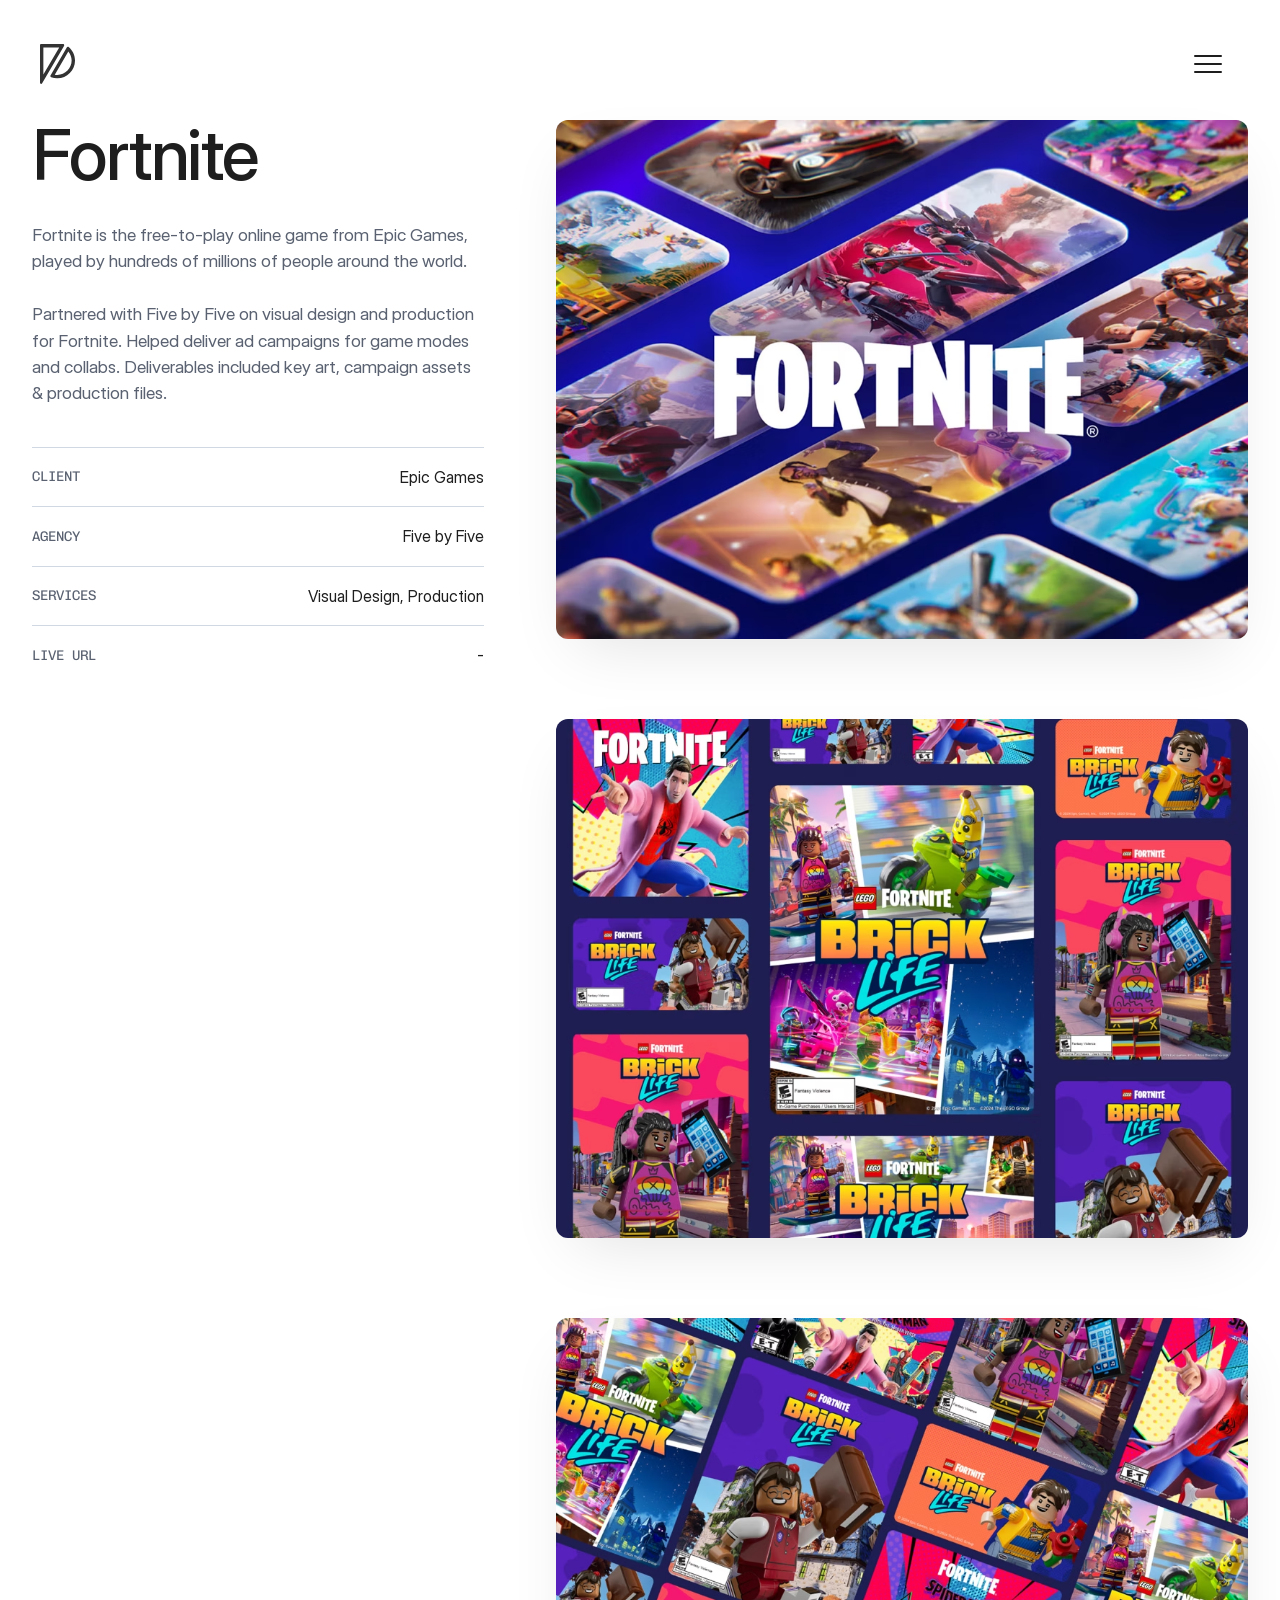
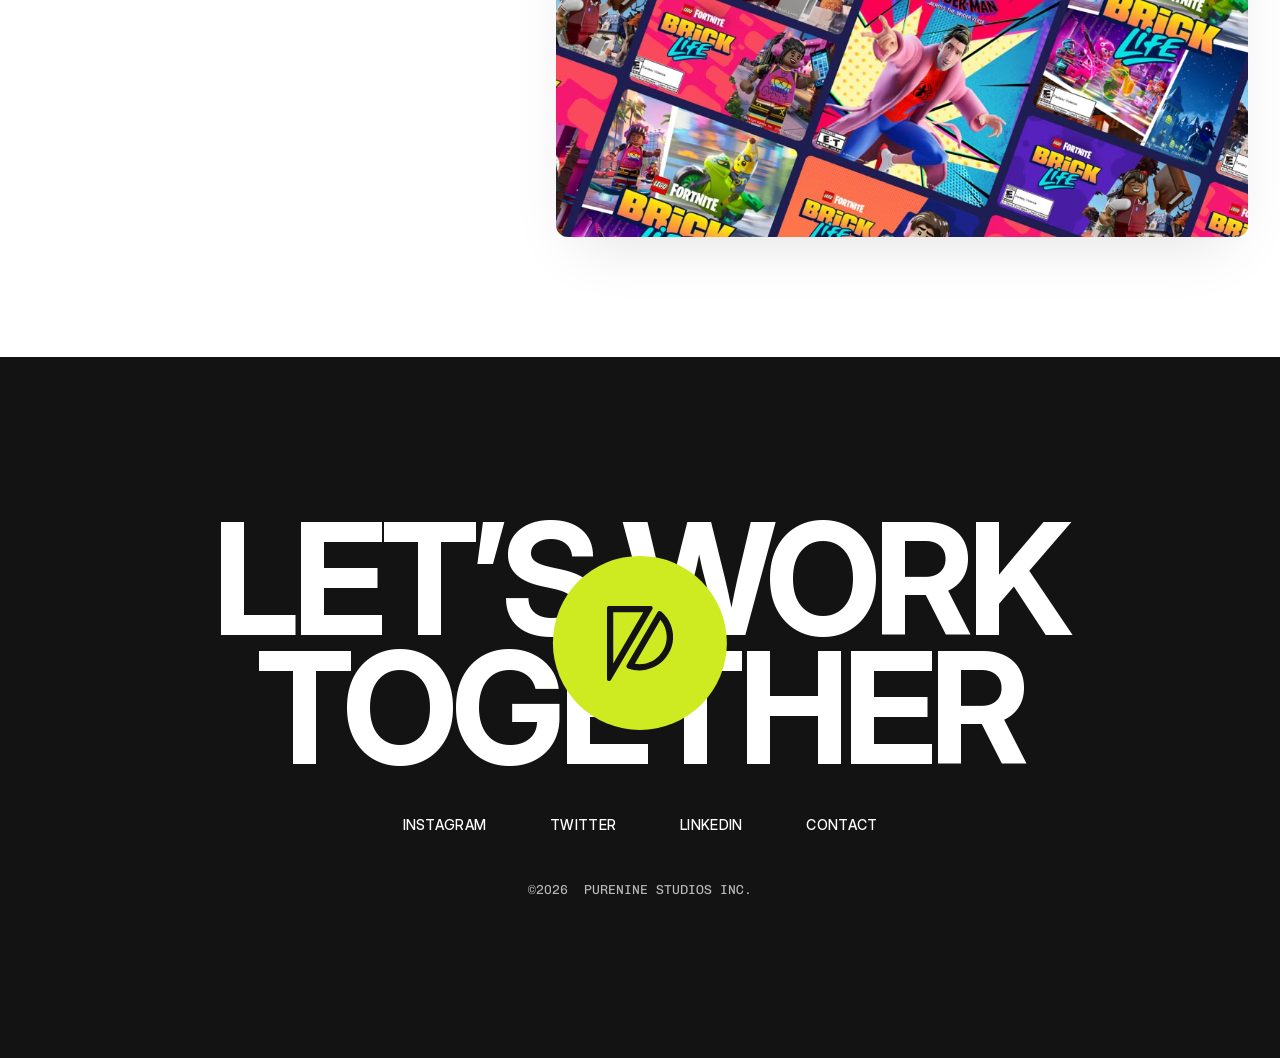
<file: fortnite.html>
<!doctype html>
<html lang="en">
<head>
  <meta charset="utf-8">
  <!-- Google Analytics (GA4: PURENINE.com - GA4) -->
  <script async src="https://www.googletagmanager.com/gtag/js?id=G-1FW40TCJGP"></script>
  <script>
    window.dataLayer = window.dataLayer || [];
    function gtag(){dataLayer.push(arguments);}
    gtag('js', new Date());
    gtag('config', 'G-1FW40TCJGP');
  </script>
  <meta name="viewport" content="width=device-width, initial-scale=1">
  <title>Fortnite Case Study: Visual Design - Thomas Klinger</title>
  <meta name="description" content="Fortnite case study by Thomas Klinger (PURENINE), freelance creative director, UX/UI and visual designer: visual design and production for Epic Games' Fortnite.">
  <meta name="keywords" content="Fortnite, Epic Games, Fortnite.com, Thomas Klinger, PURENINE, visual design, production design, game design, gaming, video games, freelance creative director, UX designer, UI designer, visual designer, New York">
  <meta name="robots" content="index, follow, max-image-preview:large, max-snippet:-1, max-video-preview:-1">
  <meta name="theme-color" content="#ffffff">
  <meta name="author" content="Thomas Klinger">
  <meta name="creator" content="Thomas Klinger">
  <meta name="publisher" content="PURENINE">
  <meta name="application-name" content="PURENINE">
  <link rel="canonical" href="https://www.purenine.com/fortnite.html">
  <!-- Plain-language summary of the studio for AI assistants and AI search (see llms.txt) -->
  <link rel="alternate" type="text/plain" href="https://www.purenine.com/llms.txt" title="PURENINE — summary for AI assistants">

  <!-- Icons -->
  <link rel="icon" href="assets/favicon/favicon.jpg" type="image/jpeg" sizes="128x128">
  <link rel="apple-touch-icon" href="assets/favicon/apple-touch-icon.png">

  <!-- Open Graph -->
  <meta property="og:type" content="article">
  <meta property="og:site_name" content="PURENINE">
  <meta property="og:locale" content="en_US">
  <meta property="og:url" content="https://www.purenine.com/fortnite.html">
  <meta property="og:title" content="Fortnite Case Study: Visual Design - Thomas Klinger">
  <meta property="og:description" content="Fortnite case study by Thomas Klinger (PURENINE), freelance creative director, UX/UI and visual designer: visual design and production for Epic Games' Fortnite.">
  <meta property="og:image" content="https://www.purenine.com/assets/images/og-image.jpg">
  <meta property="og:image:width" content="1200">
  <meta property="og:image:height" content="630">
  <meta property="og:image:alt" content="PURENINE — the design studio of Thomas Klinger, freelance UX, UI &amp; visual designer">
  <meta property="article:author" content="https://www.purenine.com/">

  <!-- Twitter / X -->
  <meta name="twitter:card" content="summary_large_image">
  <meta name="twitter:site" content="@purenine">
  <meta name="twitter:creator" content="@purenine">
  <meta name="twitter:title" content="Fortnite Case Study: Visual Design - Thomas Klinger">
  <meta name="twitter:description" content="Fortnite case study by Thomas Klinger (PURENINE), freelance creative director, UX/UI and visual designer: visual design and production for Epic Games' Fortnite.">
  <meta name="twitter:image" content="https://www.purenine.com/assets/images/og-image.jpg">
  <meta name="twitter:image:alt" content="PURENINE — the design studio of Thomas Klinger">

  <script type="application/ld+json">
  {
    "@context": "https://schema.org",
    "@graph": [
      {
        "@type": "CreativeWork",
        "@id": "https://www.purenine.com/fortnite.html#work",
        "name": "Fortnite — Visual Design",
        "headline": "Fortnite Case Study: Visual Design",
        "description": "Fortnite case study by Thomas Klinger (PURENINE), freelance creative director, UX/UI and visual designer: visual design and production for Epic Games' Fortnite.",
        "url": "https://www.purenine.com/fortnite.html",
        "image": "https://www.purenine.com/portfolio/fortnite/fortnite-1200x1500.jpg",
        "creator": {
          "@id": "https://www.purenine.com/#person"
        },
        "publisher": {
          "@id": "https://www.purenine.com/#studio"
        },
        "about": {
          "@type": "Organization",
          "name": "Epic Games",
          "url": "https://www.fortnite.com/"
        },
        "genre": [
          "Visual Design",
          "Production"
        ],
        "keywords": "Fortnite, Epic Games, visual design, production, game design",
        "inLanguage": "en"
      },
      {
        "@type": "WebPage",
        "@id": "https://www.purenine.com/fortnite.html#webpage",
        "url": "https://www.purenine.com/fortnite.html",
        "name": "Fortnite Case Study: Visual Design - Thomas Klinger",
        "description": "Fortnite case study by Thomas Klinger (PURENINE), freelance creative director, UX/UI and visual designer: visual design and production for Epic Games' Fortnite.",
        "isPartOf": {
          "@id": "https://www.purenine.com/#website"
        },
        "mainEntity": {
          "@id": "https://www.purenine.com/fortnite.html#work"
        },
        "author": {
          "@id": "https://www.purenine.com/#person"
        },
        "breadcrumb": {
          "@id": "https://www.purenine.com/fortnite.html#breadcrumb"
        },
        "inLanguage": "en"
      },
      {
        "@type": "BreadcrumbList",
        "@id": "https://www.purenine.com/fortnite.html#breadcrumb",
        "itemListElement": [
          {
            "@type": "ListItem",
            "position": 1,
            "name": "Thomas Klinger — PURENINE",
            "item": "https://www.purenine.com/"
          },
          {
            "@type": "ListItem",
            "position": 2,
            "name": "Projects",
            "item": "https://www.purenine.com/#projects"
          },
          {
            "@type": "ListItem",
            "position": 3,
            "name": "Fortnite",
            "item": "https://www.purenine.com/fortnite.html"
          }
        ]
      },
      {
        "@type": "Person",
        "@id": "https://www.purenine.com/#person",
        "name": "Thomas Klinger",
        "url": "https://www.purenine.com/",
        "jobTitle": "Freelance UX, UI & Visual Designer",
        "worksFor": {
          "@id": "https://www.purenine.com/#studio"
        },
        "sameAs": [
          "https://www.linkedin.com/in/thomasklinger/",
          "https://www.instagram.com/purenine/",
          "https://x.com/purenine"
        ]
      },
      {
        "@type": "ProfessionalService",
        "@id": "https://www.purenine.com/#studio",
        "name": "PURENINE",
        "url": "https://www.purenine.com/",
        "email": "mailto:hello@purenine.com"
      }
    ]
  }
  </script>

  <link rel="preload" href="assets/fonts/InterDisplay-500.woff2" as="font" type="font/woff2" crossorigin>
  <link rel="preload" href="assets/fonts/InterDisplay-400.woff2" as="font" type="font/woff2" crossorigin>
  <link rel="preload" href="assets/fonts/ChivoMono-400.woff2" as="font" type="font/woff2" crossorigin>
  <link rel="stylesheet" href="css/fonts.css?v=430">
  <link rel="stylesheet" href="css/style.css?v=430">
  <script>
    (function (d, n) {
      d.classList.add('js');
      // Arriving through a page transition: start covered in white (no flash before JS runs)
      try {
        var nav = performance.getEntriesByType && performance.getEntriesByType('navigation')[0];
        var back = nav && nav.type === 'back_forward';
        if (back || sessionStorage.getItem('pn-transition') === '1' || /[?&]pt=1\b/.test(location.search)) {
          // Fallback fade (no native cross-page transitions, or a local file): start under white
          if (!('CSSViewTransitionRule' in window) || location.protocol === 'file:') d.classList.add('is-arriving');
        }
      } catch (e) {}
      // Chrome-engine browsers (Chrome, Edge, Brave, Opera) re-blur fixed overlays on
      // every scroll frame, so they get a lighter, blur-free version. iOS browsers all
      // use Safari's engine and are left out.
      var ua = n.userAgent;
      var ios = /iPad|iPhone|iPod/.test(ua) || (/Macintosh/.test(ua) && n.maxTouchPoints > 1);
      var blink = (n.userAgentData && n.userAgentData.brands && n.userAgentData.brands.some(function (b) { return /Chromium/.test(b.brand); })) || /Chrome\//.test(ua);
      if (blink && !ios) d.classList.add('is-blink');
    })(document.documentElement, navigator);
  </script>
</head>
<body class="page-case">
  <a class="skip-link" href="#main">Skip to content</a>

  <header class="nav" id="nav">
    <div class="nav__bar">
      <a class="nav__logo" href="index.html" aria-label="Home">
        <svg width="35" height="40" aria-hidden="true" focusable="false" viewBox="0 0 88 100" fill="none" xmlns="http://www.w3.org/2000/svg"><path d="M71.1964 18.4977C76.4065 24.7326 79.3869 32.5752 79.5398 40.7789C79.7185 50.4097 76.047 59.5509 69.2037 66.5197C62.3673 73.4803 53.2604 77.3576 43.5605 77.4375C43.4577 77.4375 43.355 77.4387 43.2523 77.4387C41.2035 77.4387 39.1757 77.2708 37.1818 76.9387L71.1976 18.4988M70.0687 6.80556C68.9877 6.80556 67.9242 7.35185 67.3323 8.36921L26.3997 78.691C25.4109 80.39 26.2315 82.5428 28.0924 83.2083C32.8262 84.8993 37.9301 85.8218 43.2523 85.8218C43.3784 85.8218 43.5033 85.8218 43.6294 85.8206C68.4028 85.618 88.4483 65.1852 87.993 40.6262C87.7467 27.3611 81.6283 15.5185 72.107 7.54745C71.5081 7.0463 70.7843 6.80671 70.0687 6.80671V6.80556ZM48.3457 8.3831L8.45433 76.7014V8.38194H48.3445M57.9219 0H2.93485C1.3145 0 0 1.30324 0 2.90972V97.0856C0 98.8877 1.4721 100 2.96637 100C3.87811 100 4.79919 99.5856 5.40041 98.662L60.3886 4.48611C61.6482 2.54977 60.2462 0 57.9219 0Z" fill="currentColor"/></svg>
      </a>
      <button class="nav__toggle" type="button" aria-expanded="false" aria-controls="menu" aria-label="Open menu">
        <span></span><span></span><span></span>
      </button>
    </div>

    <div class="nav__panel" id="menu" inert>
      <div class="nav__panel-inner">
        <div class="nav__open">
          <nav aria-label="Main">
            <ul class="menu">
              <li data-menu-item style="--i:0"><a class="menu__link" href="index.html#top"><span class="menu__num">( _01 )</span><span class="menu__label">Home</span></a></li>
              <li data-menu-item style="--i:1"><a class="menu__link" href="index.html#about"><span class="menu__num">( _02 )</span><span class="menu__label">Projects</span></a></li>
              <li data-menu-item style="--i:2"><a class="menu__link" href="studio.html"><span class="menu__num">( _03 )</span><span class="menu__label">Studio</span></a></li>
              <li data-menu-item style="--i:3"><a class="menu__link" href="contact.html"><span class="menu__num">( _04 )</span><span class="menu__label">Contact</span></a></li>
            </ul>
          </nav>
          <div class="nav__bottom" data-menu-item style="--i:4">
            <a class="mail-link t-h4" href="mailto:hello@purenine.com">hello@purenine.com</a>
            <ul class="social" aria-label="Social media">
              <li><a href="https://www.linkedin.com/in/thomasklinger/" target="_blank" rel="noopener noreferrer" aria-label="LinkedIn">LinkedIn</a></li>
              <li aria-hidden="true">/</li>
              <li><a href="https://www.instagram.com/purenine/" target="_blank" rel="noopener noreferrer" aria-label="Instagram">Instagram</a></li>
              <li aria-hidden="true">/</li>
              <li><a href="https://x.com/purenine" target="_blank" rel="noopener noreferrer" aria-label="Twitter">Twitter</a></li>
            </ul>
          </div>
        </div>
      </div>
    </div>
  </header>

  <main id="main">
    <!-- ============================== Case study ============================== -->
    <article class="case wrap" aria-labelledby="case-title">
      <!-- Left: sticky project info -->
      <aside class="case__info">
        <div class="case__sticky">
          <h1 class="case__title t-h1" id="case-title">Fortnite</h1>
          <!-- Placeholder: intro copy -->
          <p class="t-body">Fortnite is the free-to-play online game from Epic Games, played by hundreds of millions of people around the world.<br><br>Partnered with Five by Five on visual design and production for Fortnite. Helped deliver ad campaigns for game modes and collabs. Deliverables included key art, campaign assets &amp; production files.</p>

          <dl class="case__meta">
            <div><dt>Client</dt><dd>Epic Games</dd></div>
            <div><dt>Agency</dt><dd>Five by Five</dd></div><!-- Placeholder: agency -->
            <div><dt>Services</dt><dd>Visual Design, Production</dd></div><!-- Placeholder: services -->
            <div><dt>Live URL</dt><dd>-</dd></div>
          </dl>
        </div>
      </aside>

      <!-- Right: image stack -->
      <div class="case__media">
        <figure class="case__img" style="aspect-ratio: 1200 / 900">
          <picture>
            <source type="image/avif" srcset="portfolio/fortnite/fortnite-1200x900_1-960.avif 960w, portfolio/fortnite/fortnite-1200x900_1.avif 1200w" sizes="(max-width: 809px) calc(100vw - 32px), (max-width: 1199px) calc(100vw - 48px), min(996px, calc(100vw - 588px))">
            <img src="portfolio/fortnite/fortnite-1200x900_1.jpg" width="1200" height="900" fetchpriority="high" alt="Fortnite visual design">
          </picture>
        </figure>

        <figure class="case__img" style="aspect-ratio: 1200 / 900" data-reveal>
          <picture>
            <source type="image/avif" srcset="portfolio/fortnite/fortnite-1200x900_2-960.avif 960w, portfolio/fortnite/fortnite-1200x900_2.avif 1200w" sizes="(max-width: 809px) calc(100vw - 32px), (max-width: 1199px) calc(100vw - 48px), min(996px, calc(100vw - 588px))">
            <img src="portfolio/fortnite/fortnite-1200x900_2.jpg" width="1200" height="900" loading="lazy" alt="Fortnite project image">
          </picture>
        </figure>

        <figure class="case__img" style="aspect-ratio: 1200 / 900" data-reveal>
          <picture>
            <source type="image/avif" srcset="portfolio/fortnite/fortnite-1200x900_3-960.avif 960w, portfolio/fortnite/fortnite-1200x900_3.avif 1200w" sizes="(max-width: 809px) calc(100vw - 32px), (max-width: 1199px) calc(100vw - 48px), min(996px, calc(100vw - 588px))">
            <img src="portfolio/fortnite/fortnite-1200x900_3.jpg" width="1200" height="900" loading="lazy" alt="Fortnite project image">
          </picture>
        </figure>

        <!-- Placeholder: add project images here (copy a figure above; each needs a .jpg + .avif + -960.avif) -->

      </div>
    </article>
  </main>

  <footer class="footer" id="contact">
    <div class="footer__inner">
      <h2 class="footer__title" data-reveal>
        <span class="footer__line">Let’s work</span>
        <span class="footer__line">together</span>
        <a class="footer__badge" href="contact.html" aria-label="Contact PURENINE"><svg width="88" height="100" aria-hidden="true" focusable="false" viewBox="0 0 88 100" fill="none" xmlns="http://www.w3.org/2000/svg"><path d="M71.1964 18.4977C76.4065 24.7326 79.3869 32.5752 79.5398 40.7789C79.7185 50.4097 76.047 59.5509 69.2037 66.5197C62.3673 73.4803 53.2604 77.3576 43.5605 77.4375C43.4577 77.4375 43.355 77.4387 43.2523 77.4387C41.2035 77.4387 39.1757 77.2708 37.1818 76.9387L71.1976 18.4988M70.0687 6.80556C68.9877 6.80556 67.9242 7.35185 67.3323 8.36921L26.3997 78.691C25.4109 80.39 26.2315 82.5428 28.0924 83.2083C32.8262 84.8993 37.9301 85.8218 43.2523 85.8218C43.3784 85.8218 43.5033 85.8218 43.6294 85.8206C68.4028 85.618 88.4483 65.1852 87.993 40.6262C87.7467 27.3611 81.6283 15.5185 72.107 7.54745C71.5081 7.0463 70.7843 6.80671 70.0687 6.80671V6.80556ZM48.3457 8.3831L8.45433 76.7014V8.38194H48.3445M57.9219 0H2.93485C1.3145 0 0 1.30324 0 2.90972V97.0856C0 98.8877 1.4721 100 2.96637 100C3.87811 100 4.79919 99.5856 5.40041 98.662L60.3886 4.48611C61.6482 2.54977 60.2462 0 57.9219 0Z" fill="currentColor"/></svg></a>
      </h2>

      <nav class="footer__links" aria-label="Footer">
        <ul>
          <li><a href="https://www.instagram.com/purenine/" target="_blank" rel="noopener noreferrer">Instagram</a></li>
          <li><a href="https://x.com/purenine" target="_blank" rel="noopener noreferrer">Twitter</a></li>
          <li><a href="https://www.linkedin.com/in/thomasklinger/" target="_blank" rel="noopener noreferrer">LinkedIn</a></li>
          <li><a href="contact.html">Contact</a></li>
        </ul>
      </nav>

      <p class="footer__copy">©2026&nbsp; PURENINE Studios Inc.</p>
    </div>
  </footer>

  <!-- Progressive blur along the bottom edge of the viewport -->
  <div class="bottom-blur" aria-hidden="true">
    <div></div><div></div><div></div><div></div><div></div><div></div><div></div><div></div>
  </div>

  <script src="js/main.js?v=430" defer></script>
</body>
</html>
</file>
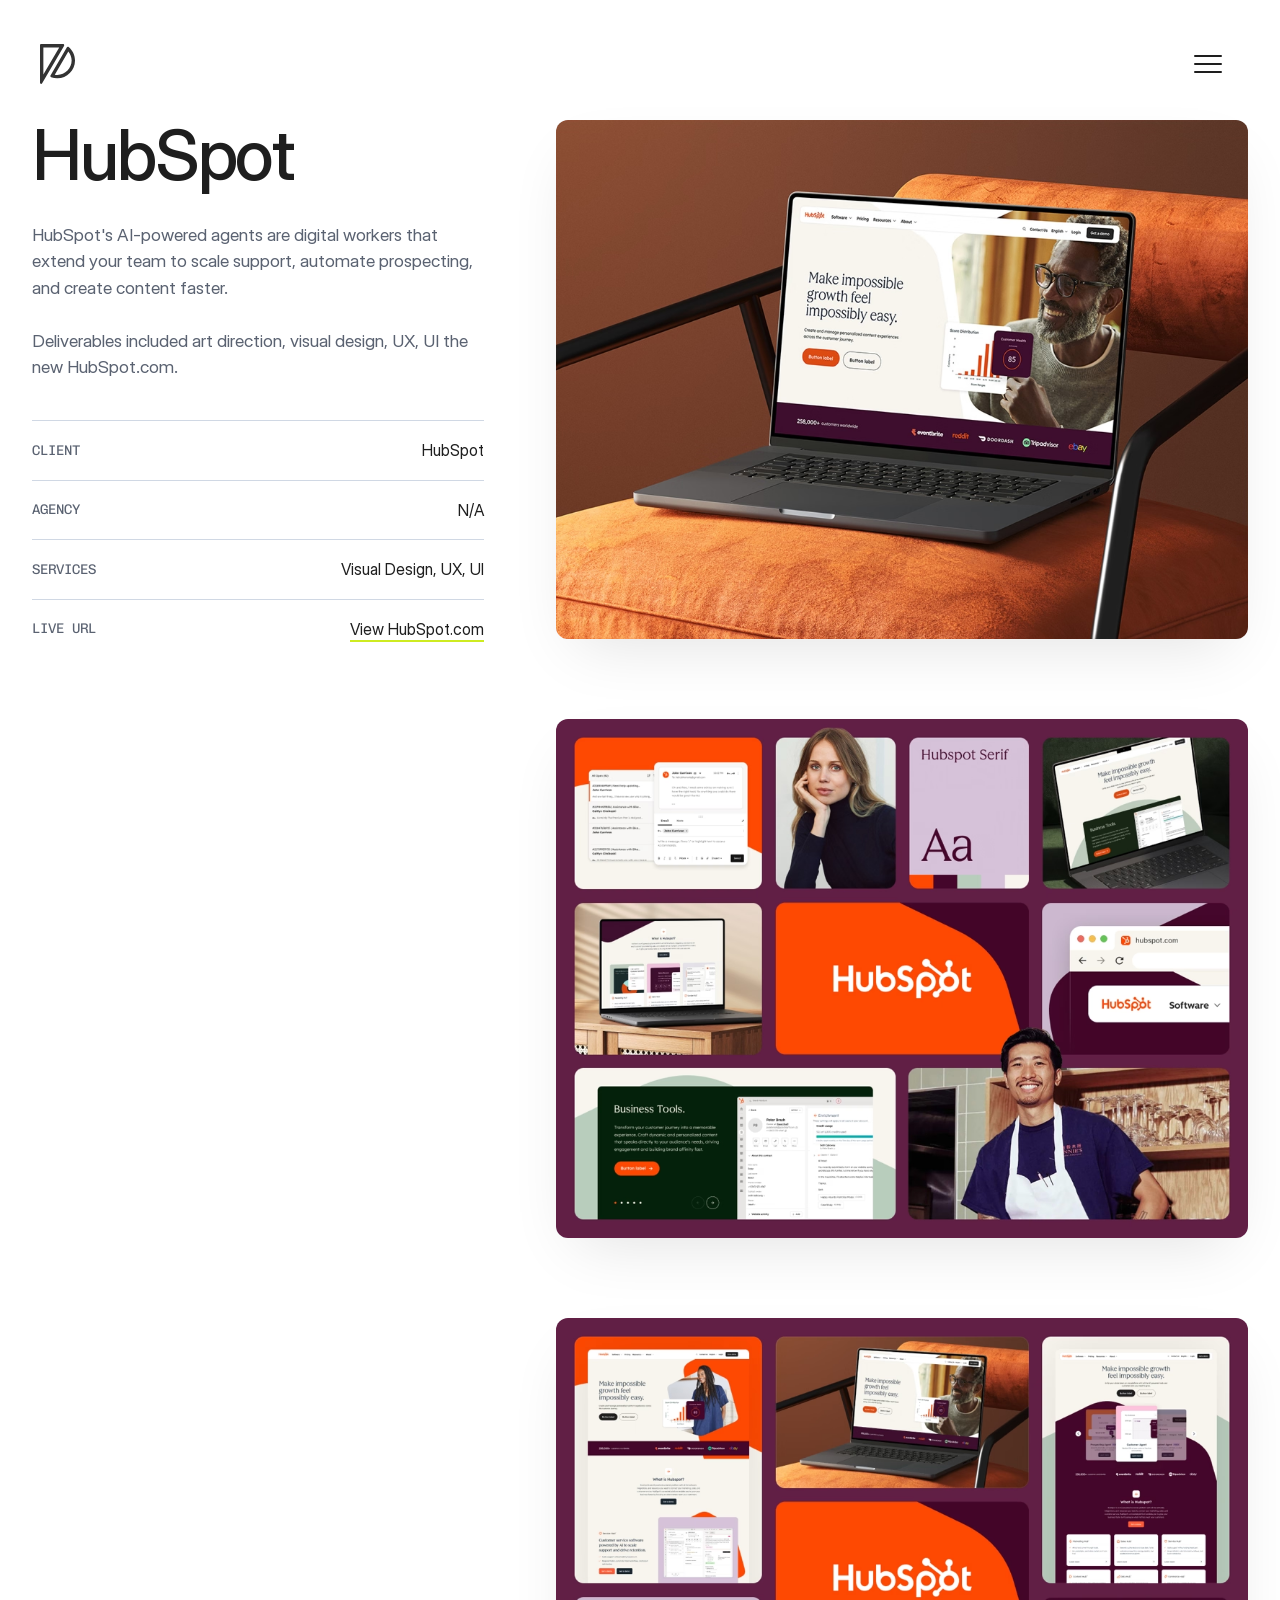
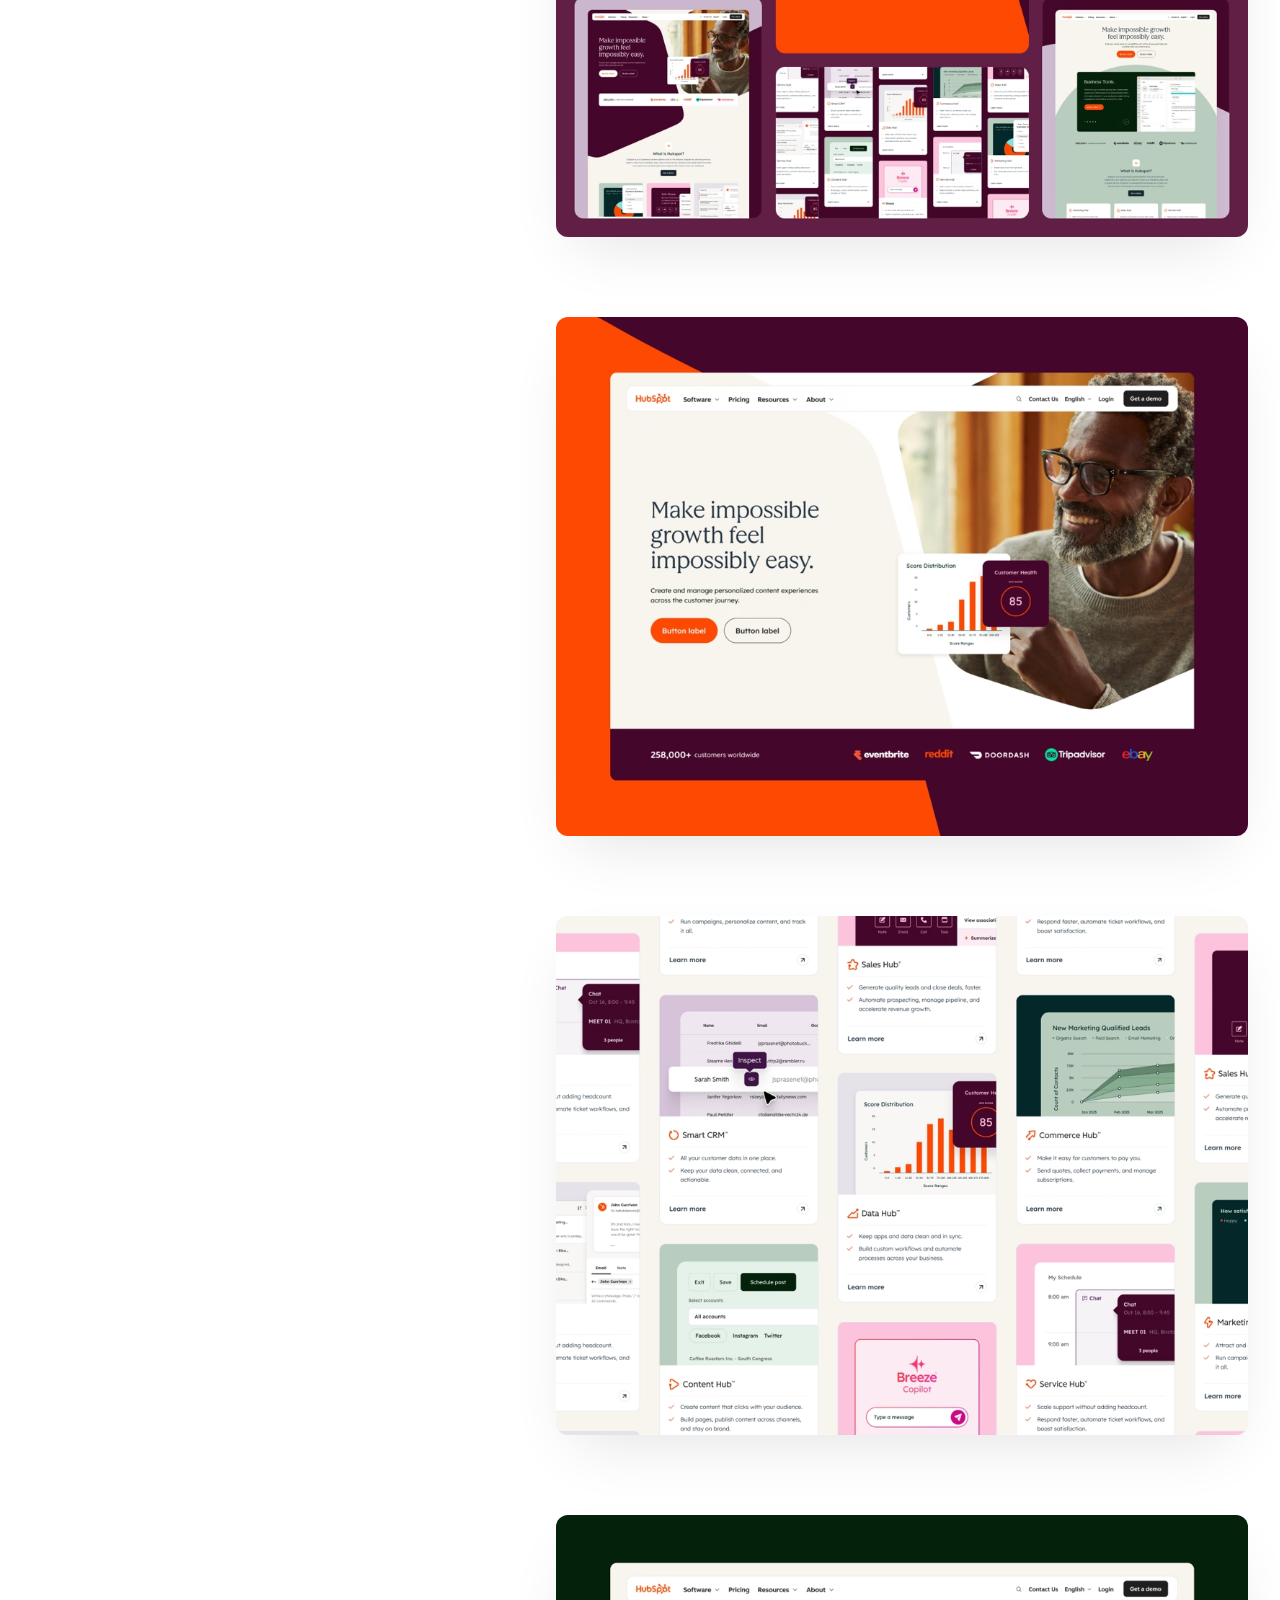
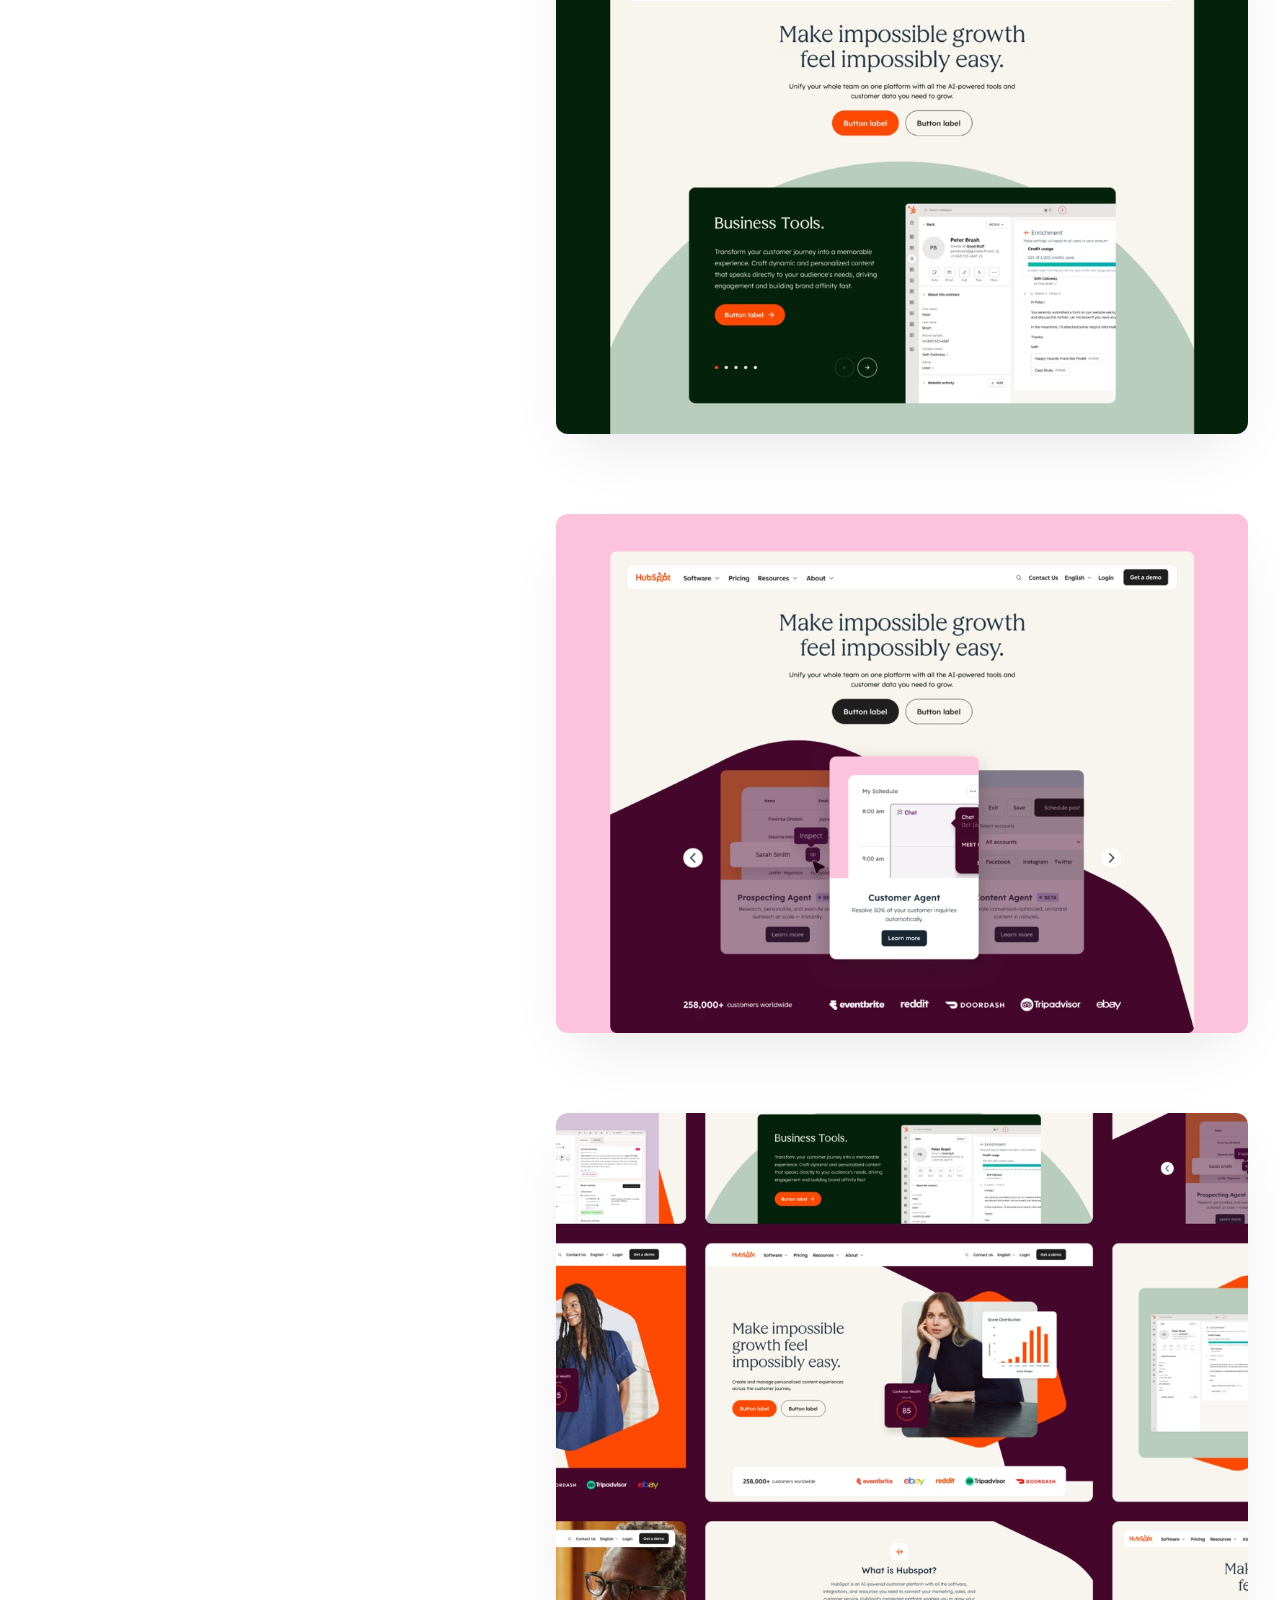
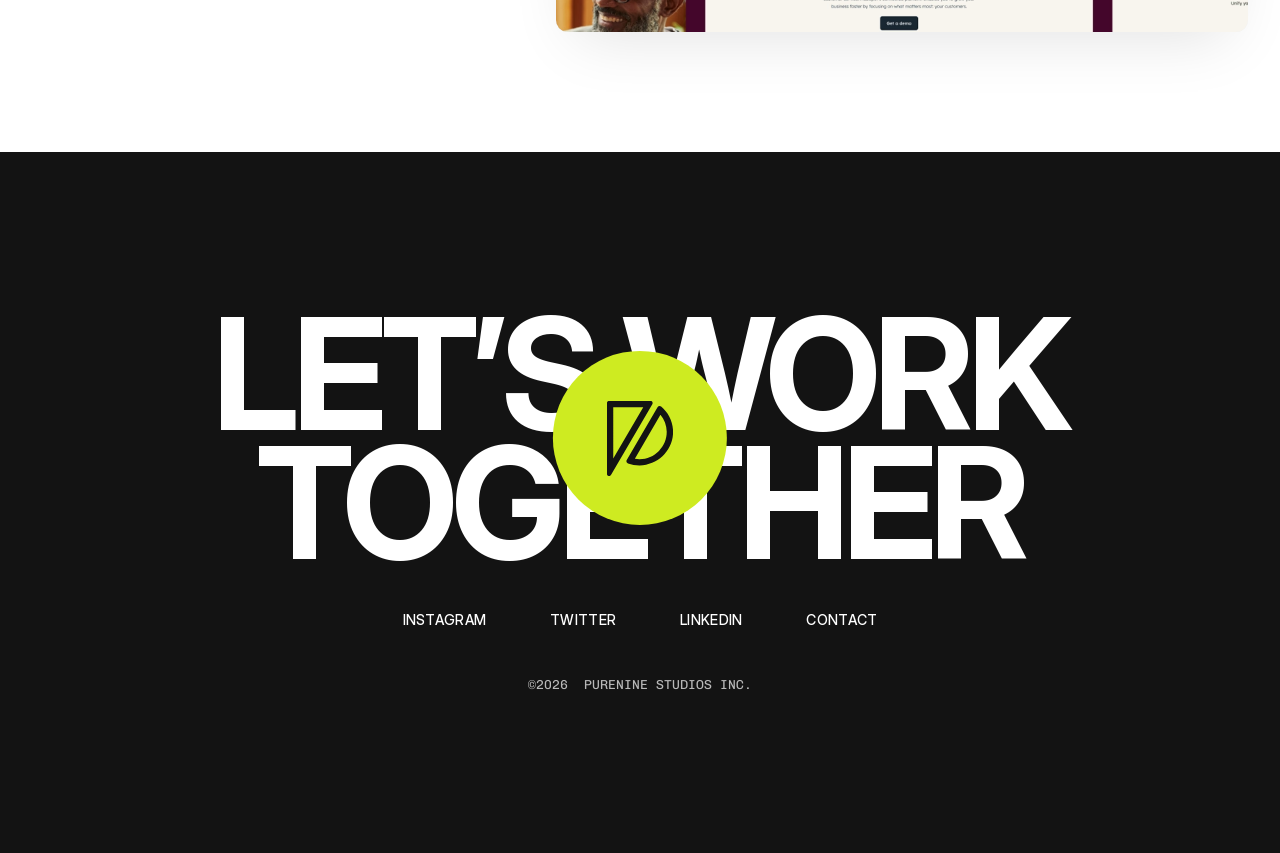
<file: hubspot.html>
<!doctype html>
<html lang="en">
<head>
  <meta charset="utf-8">
  <!-- Google Analytics (GA4: PURENINE.com - GA4) -->
  <script async src="https://www.googletagmanager.com/gtag/js?id=G-1FW40TCJGP"></script>
  <script>
    window.dataLayer = window.dataLayer || [];
    function gtag(){dataLayer.push(arguments);}
    gtag('js', new Date());
    gtag('config', 'G-1FW40TCJGP');
  </script>
  <meta name="viewport" content="width=device-width, initial-scale=1">
  <title>HubSpot Case Study: Visual Design &amp; UX/UI - Thomas Klinger</title>
  <meta name="description" content="HubSpot case study by Thomas Klinger (PURENINE), freelance creative director, UX/UI and visual designer: visual design, UX/UI and art direction for the HubSpot website and brand.">
  <meta name="keywords" content="HubSpot, hubspot.com, website design, brand design, Thomas Klinger, PURENINE, visual design, UX/UI, art direction, freelance creative director, UX designer, UI designer, visual designer, New York">
  <meta name="robots" content="index, follow, max-image-preview:large, max-snippet:-1, max-video-preview:-1">
  <meta name="theme-color" content="#ffffff">
  <meta name="author" content="Thomas Klinger">
  <meta name="creator" content="Thomas Klinger">
  <meta name="publisher" content="PURENINE">
  <meta name="application-name" content="PURENINE">
  <link rel="canonical" href="https://www.purenine.com/hubspot.html">
  <!-- Plain-language summary of the studio for AI assistants and AI search (see llms.txt) -->
  <link rel="alternate" type="text/plain" href="https://www.purenine.com/llms.txt" title="PURENINE — summary for AI assistants">

  <!-- Icons -->
  <link rel="icon" href="assets/favicon/favicon.jpg" type="image/jpeg" sizes="128x128">
  <link rel="apple-touch-icon" href="assets/favicon/apple-touch-icon.png">

  <!-- Open Graph -->
  <meta property="og:type" content="article">
  <meta property="og:site_name" content="PURENINE">
  <meta property="og:locale" content="en_US">
  <meta property="og:url" content="https://www.purenine.com/hubspot.html">
  <meta property="og:title" content="HubSpot Case Study: Visual Design &amp; UX/UI - Thomas Klinger">
  <meta property="og:description" content="HubSpot case study by Thomas Klinger (PURENINE), freelance creative director, UX/UI and visual designer: visual design, UX/UI and art direction for the HubSpot website and brand.">
  <meta property="og:image" content="https://www.purenine.com/assets/images/og-image.jpg">
  <meta property="og:image:width" content="1200">
  <meta property="og:image:height" content="630">
  <meta property="og:image:alt" content="PURENINE — the design studio of Thomas Klinger, freelance UX, UI &amp; visual designer">
  <meta property="article:author" content="https://www.purenine.com/">

  <!-- Twitter / X -->
  <meta name="twitter:card" content="summary_large_image">
  <meta name="twitter:site" content="@purenine">
  <meta name="twitter:creator" content="@purenine">
  <meta name="twitter:title" content="HubSpot Case Study: Visual Design &amp; UX/UI - Thomas Klinger">
  <meta name="twitter:description" content="HubSpot case study by Thomas Klinger (PURENINE), freelance creative director, UX/UI and visual designer: visual design, UX/UI and art direction for the HubSpot website and brand.">
  <meta name="twitter:image" content="https://www.purenine.com/assets/images/og-image.jpg">
  <meta name="twitter:image:alt" content="PURENINE — the design studio of Thomas Klinger">

  <script type="application/ld+json">
  {
    "@context": "https://schema.org",
    "@graph": [
      {
        "@type": "CreativeWork",
        "@id": "https://www.purenine.com/hubspot.html#work",
        "name": "HubSpot — Visual Design & UX/UI",
        "headline": "HubSpot Case Study: Visual Design & UX/UI",
        "description": "HubSpot case study by Thomas Klinger (PURENINE), freelance creative director, UX/UI and visual designer: visual design, UX/UI and art direction for the HubSpot website and brand.",
        "url": "https://www.purenine.com/hubspot.html",
        "image": "https://www.purenine.com/portfolio/hubspot/hubspot-1200x1500.jpg",
        "creator": {
          "@id": "https://www.purenine.com/#person"
        },
        "publisher": {
          "@id": "https://www.purenine.com/#studio"
        },
        "about": {
          "@type": "Organization",
          "name": "HubSpot",
          "url": "https://www.hubspot.com/"
        },
        "genre": [
          "Visual Design",
          "UX/UI",
          "Art Direction"
        ],
        "keywords": "HubSpot, website design, brand design, visual design, UX/UI, art direction",
        "inLanguage": "en"
      },
      {
        "@type": "WebPage",
        "@id": "https://www.purenine.com/hubspot.html#webpage",
        "url": "https://www.purenine.com/hubspot.html",
        "name": "HubSpot Case Study: Visual Design &amp; UX/UI - Thomas Klinger",
        "description": "HubSpot case study by Thomas Klinger (PURENINE), freelance creative director, UX/UI and visual designer: visual design, UX/UI and art direction for the HubSpot website and brand.",
        "isPartOf": {
          "@id": "https://www.purenine.com/#website"
        },
        "mainEntity": {
          "@id": "https://www.purenine.com/hubspot.html#work"
        },
        "author": {
          "@id": "https://www.purenine.com/#person"
        },
        "breadcrumb": {
          "@id": "https://www.purenine.com/hubspot.html#breadcrumb"
        },
        "inLanguage": "en"
      },
      {
        "@type": "BreadcrumbList",
        "@id": "https://www.purenine.com/hubspot.html#breadcrumb",
        "itemListElement": [
          {
            "@type": "ListItem",
            "position": 1,
            "name": "Thomas Klinger — PURENINE",
            "item": "https://www.purenine.com/"
          },
          {
            "@type": "ListItem",
            "position": 2,
            "name": "Projects",
            "item": "https://www.purenine.com/#projects"
          },
          {
            "@type": "ListItem",
            "position": 3,
            "name": "HubSpot",
            "item": "https://www.purenine.com/hubspot.html"
          }
        ]
      },
      {
        "@type": "Person",
        "@id": "https://www.purenine.com/#person",
        "name": "Thomas Klinger",
        "url": "https://www.purenine.com/",
        "jobTitle": "Freelance UX, UI & Visual Designer",
        "worksFor": {
          "@id": "https://www.purenine.com/#studio"
        },
        "sameAs": [
          "https://www.linkedin.com/in/thomasklinger/",
          "https://www.instagram.com/purenine/",
          "https://x.com/purenine"
        ]
      },
      {
        "@type": "ProfessionalService",
        "@id": "https://www.purenine.com/#studio",
        "name": "PURENINE",
        "url": "https://www.purenine.com/",
        "email": "mailto:hello@purenine.com"
      }
    ]
  }
  </script>

  <link rel="preload" href="assets/fonts/InterDisplay-500.woff2" as="font" type="font/woff2" crossorigin>
  <link rel="preload" href="assets/fonts/InterDisplay-400.woff2" as="font" type="font/woff2" crossorigin>
  <link rel="preload" href="assets/fonts/ChivoMono-400.woff2" as="font" type="font/woff2" crossorigin>
  <link rel="stylesheet" href="css/fonts.css?v=430">
  <link rel="stylesheet" href="css/style.css?v=430">
  <script>
    (function (d, n) {
      d.classList.add('js');
      // Arriving through a page transition: start covered in white (no flash before JS runs)
      try {
        var nav = performance.getEntriesByType && performance.getEntriesByType('navigation')[0];
        var back = nav && nav.type === 'back_forward';
        if (back || sessionStorage.getItem('pn-transition') === '1' || /[?&]pt=1\b/.test(location.search)) {
          // Fallback fade (no native cross-page transitions, or a local file): start under white
          if (!('CSSViewTransitionRule' in window) || location.protocol === 'file:') d.classList.add('is-arriving');
        }
      } catch (e) {}
      // Chrome-engine browsers (Chrome, Edge, Brave, Opera) re-blur fixed overlays on
      // every scroll frame, so they get a lighter, blur-free version. iOS browsers all
      // use Safari's engine and are left out.
      var ua = n.userAgent;
      var ios = /iPad|iPhone|iPod/.test(ua) || (/Macintosh/.test(ua) && n.maxTouchPoints > 1);
      var blink = (n.userAgentData && n.userAgentData.brands && n.userAgentData.brands.some(function (b) { return /Chromium/.test(b.brand); })) || /Chrome\//.test(ua);
      if (blink && !ios) d.classList.add('is-blink');
    })(document.documentElement, navigator);
  </script>
</head>
<body class="page-case">
  <a class="skip-link" href="#main">Skip to content</a>

  <header class="nav" id="nav">
    <div class="nav__bar">
      <a class="nav__logo" href="index.html" aria-label="Home">
        <svg width="35" height="40" aria-hidden="true" focusable="false" viewBox="0 0 88 100" fill="none" xmlns="http://www.w3.org/2000/svg"><path d="M71.1964 18.4977C76.4065 24.7326 79.3869 32.5752 79.5398 40.7789C79.7185 50.4097 76.047 59.5509 69.2037 66.5197C62.3673 73.4803 53.2604 77.3576 43.5605 77.4375C43.4577 77.4375 43.355 77.4387 43.2523 77.4387C41.2035 77.4387 39.1757 77.2708 37.1818 76.9387L71.1976 18.4988M70.0687 6.80556C68.9877 6.80556 67.9242 7.35185 67.3323 8.36921L26.3997 78.691C25.4109 80.39 26.2315 82.5428 28.0924 83.2083C32.8262 84.8993 37.9301 85.8218 43.2523 85.8218C43.3784 85.8218 43.5033 85.8218 43.6294 85.8206C68.4028 85.618 88.4483 65.1852 87.993 40.6262C87.7467 27.3611 81.6283 15.5185 72.107 7.54745C71.5081 7.0463 70.7843 6.80671 70.0687 6.80671V6.80556ZM48.3457 8.3831L8.45433 76.7014V8.38194H48.3445M57.9219 0H2.93485C1.3145 0 0 1.30324 0 2.90972V97.0856C0 98.8877 1.4721 100 2.96637 100C3.87811 100 4.79919 99.5856 5.40041 98.662L60.3886 4.48611C61.6482 2.54977 60.2462 0 57.9219 0Z" fill="currentColor"/></svg>
      </a>
      <button class="nav__toggle" type="button" aria-expanded="false" aria-controls="menu" aria-label="Open menu">
        <span></span><span></span><span></span>
      </button>
    </div>

    <div class="nav__panel" id="menu" inert>
      <div class="nav__panel-inner">
        <div class="nav__open">
          <nav aria-label="Main">
            <ul class="menu">
              <li data-menu-item style="--i:0"><a class="menu__link" href="index.html#top"><span class="menu__num">( _01 )</span><span class="menu__label">Home</span></a></li>
              <li data-menu-item style="--i:1"><a class="menu__link" href="index.html#about"><span class="menu__num">( _02 )</span><span class="menu__label">Projects</span></a></li>
              <li data-menu-item style="--i:2"><a class="menu__link" href="studio.html"><span class="menu__num">( _03 )</span><span class="menu__label">Studio</span></a></li>
              <li data-menu-item style="--i:3"><a class="menu__link" href="contact.html"><span class="menu__num">( _04 )</span><span class="menu__label">Contact</span></a></li>
            </ul>
          </nav>
          <div class="nav__bottom" data-menu-item style="--i:4">
            <a class="mail-link t-h4" href="mailto:hello@purenine.com">hello@purenine.com</a>
            <ul class="social" aria-label="Social media">
              <li><a href="https://www.linkedin.com/in/thomasklinger/" target="_blank" rel="noopener noreferrer" aria-label="LinkedIn">LinkedIn</a></li>
              <li aria-hidden="true">/</li>
              <li><a href="https://www.instagram.com/purenine/" target="_blank" rel="noopener noreferrer" aria-label="Instagram">Instagram</a></li>
              <li aria-hidden="true">/</li>
              <li><a href="https://x.com/purenine" target="_blank" rel="noopener noreferrer" aria-label="Twitter">Twitter</a></li>
            </ul>
          </div>
        </div>
      </div>
    </div>
  </header>

  <main id="main">
    <!-- ============================== Case study ============================== -->
    <article class="case wrap" aria-labelledby="case-title">
      <!-- Left: sticky project info -->
      <aside class="case__info">
        <div class="case__sticky">
          <h1 class="case__title t-h1" id="case-title">HubSpot</h1>
          <p class="t-body">HubSpot's AI-powered agents are digital workers that extend your team to scale support, automate prospecting, and create content faster.<br><br>Deliverables included art direction, visual design, UX, UI the new HubSpot.com.</p>

          <dl class="case__meta">
            <div><dt>Client</dt><dd>HubSpot</dd></div>
            <div><dt>Agency</dt><dd>N/A</dd></div>
            <div><dt>Services</dt><dd>Visual Design, UX, UI</dd></div>
            <div><dt>Live URL</dt><dd><a class="case__live" href="https://www.hubspot.com/" target="_blank" rel="noopener noreferrer">View HubSpot.com</a></dd></div>
          </dl>
        </div>
      </aside>

      <!-- Right: image stack -->
      <div class="case__media">
        <figure class="case__img" style="aspect-ratio: 1200 / 900">
          <picture>
            <source type="image/avif" srcset="portfolio/hubspot/hubspot-1200x900_1-960.avif 960w, portfolio/hubspot/hubspot-1200x900_1.avif 1200w" sizes="(max-width: 809px) calc(100vw - 32px), (max-width: 1199px) calc(100vw - 48px), min(996px, calc(100vw - 588px))">
            <img src="portfolio/hubspot/hubspot-1200x900_1.jpg" width="1200" height="900" fetchpriority="high" alt="The HubSpot homepage on a laptop resting on an orange velvet armchair, headline "Make impossible growth feel impossibly easy."">
          </picture>
        </figure>

        <figure class="case__img" style="aspect-ratio: 1200 / 900" data-reveal>
          <picture>
            <source type="image/avif" srcset="portfolio/hubspot/hubspot-1200x900_2-960.avif 960w, portfolio/hubspot/hubspot-1200x900_2.avif 1200w" sizes="(max-width: 809px) calc(100vw - 32px), (max-width: 1199px) calc(100vw - 48px), min(996px, calc(100vw - 588px))">
            <img src="portfolio/hubspot/hubspot-1200x900_2.jpg" width="1200" height="900" loading="lazy" alt="HubSpot brand collage on aubergine: the HubSpot logo on orange, HubSpot Serif type specimen, portrait photography and website and product UI">
          </picture>
        </figure>

        <figure class="case__img" style="aspect-ratio: 1200 / 900" data-reveal>
          <picture>
            <source type="image/avif" srcset="portfolio/hubspot/hubspot-1200x900_3-960.avif 960w, portfolio/hubspot/hubspot-1200x900_3.avif 1200w" sizes="(max-width: 809px) calc(100vw - 32px), (max-width: 1199px) calc(100vw - 48px), min(996px, calc(100vw - 588px))">
            <img src="portfolio/hubspot/hubspot-1200x900_3.jpg" width="1200" height="900" loading="lazy" alt="HubSpot website page designs in full: homepage hero, product hub cards and business tools section, around the HubSpot logo">
          </picture>
        </figure>

        <figure class="case__img" style="aspect-ratio: 1200 / 900" data-reveal>
          <picture>
            <source type="image/avif" srcset="portfolio/hubspot/hubspot-1200x900_4-960.avif 960w, portfolio/hubspot/hubspot-1200x900_4.avif 1200w" sizes="(max-width: 809px) calc(100vw - 32px), (max-width: 1199px) calc(100vw - 48px), min(996px, calc(100vw - 588px))">
            <img src="portfolio/hubspot/hubspot-1200x900_4.jpg" width="1200" height="900" loading="lazy" alt="HubSpot homepage hero with the headline &quot;Make impossible growth feel impossibly easy.&quot; on an orange and aubergine background">
          </picture>
        </figure>

        <figure class="case__img" style="aspect-ratio: 1200 / 900" data-reveal>
          <picture>
            <source type="image/avif" srcset="portfolio/hubspot/hubspot-1200x900_5-960.avif 960w, portfolio/hubspot/hubspot-1200x900_5.avif 1200w" sizes="(max-width: 809px) calc(100vw - 32px), (max-width: 1199px) calc(100vw - 48px), min(996px, calc(100vw - 588px))">
            <img src="portfolio/hubspot/hubspot-1200x900_5.jpg" width="1200" height="900" loading="lazy" alt="Close-up of HubSpot product hub cards: Smart CRM, Data Hub, Commerce Hub, Content Hub and Service Hub, plus the Breeze Copilot">
          </picture>
        </figure>

        <figure class="case__img" style="aspect-ratio: 1200 / 900" data-reveal>
          <picture>
            <source type="image/avif" srcset="portfolio/hubspot/hubspot-1200x900_6-960.avif 960w, portfolio/hubspot/hubspot-1200x900_6.avif 1200w" sizes="(max-width: 809px) calc(100vw - 32px), (max-width: 1199px) calc(100vw - 48px), min(996px, calc(100vw - 588px))">
            <img src="portfolio/hubspot/hubspot-1200x900_6.jpg" width="1200" height="900" loading="lazy" alt="HubSpot homepage on a deep green background with the Business Tools section and a CRM contact record">
          </picture>
        </figure>

        <figure class="case__img" style="aspect-ratio: 1200 / 900" data-reveal>
          <picture>
            <source type="image/avif" srcset="portfolio/hubspot/hubspot-1200x900_7-960.avif 960w, portfolio/hubspot/hubspot-1200x900_7.avif 1200w" sizes="(max-width: 809px) calc(100vw - 32px), (max-width: 1199px) calc(100vw - 48px), min(996px, calc(100vw - 588px))">
            <img src="portfolio/hubspot/hubspot-1200x900_7.jpg" width="1200" height="900" loading="lazy" alt="HubSpot homepage on a pink background with the AI agents carousel: Prospecting Agent, Customer Agent and Content Agent">
          </picture>
        </figure>

        <figure class="case__img" style="aspect-ratio: 1200 / 900" data-reveal>
          <picture>
            <source type="image/avif" srcset="portfolio/hubspot/hubspot-1200x900_8-960.avif 960w, portfolio/hubspot/hubspot-1200x900_8.avif 1200w" sizes="(max-width: 809px) calc(100vw - 32px), (max-width: 1199px) calc(100vw - 48px), min(996px, calc(100vw - 588px))">
            <img src="portfolio/hubspot/hubspot-1200x900_8.jpg" width="1200" height="900" loading="lazy" alt="HubSpot website design overview: homepage heroes, product cards and the What is HubSpot section">
          </picture>
        </figure>

        <!-- Placeholder: add project images here (copy a figure above; each needs a .jpg + .avif + -960.avif) -->

      </div>
    </article>
  </main>

  <footer class="footer" id="contact">
    <div class="footer__inner">
      <h2 class="footer__title" data-reveal>
        <span class="footer__line">Let’s work</span>
        <span class="footer__line">together</span>
        <a class="footer__badge" href="contact.html" aria-label="Contact PURENINE"><svg width="88" height="100" aria-hidden="true" focusable="false" viewBox="0 0 88 100" fill="none" xmlns="http://www.w3.org/2000/svg"><path d="M71.1964 18.4977C76.4065 24.7326 79.3869 32.5752 79.5398 40.7789C79.7185 50.4097 76.047 59.5509 69.2037 66.5197C62.3673 73.4803 53.2604 77.3576 43.5605 77.4375C43.4577 77.4375 43.355 77.4387 43.2523 77.4387C41.2035 77.4387 39.1757 77.2708 37.1818 76.9387L71.1976 18.4988M70.0687 6.80556C68.9877 6.80556 67.9242 7.35185 67.3323 8.36921L26.3997 78.691C25.4109 80.39 26.2315 82.5428 28.0924 83.2083C32.8262 84.8993 37.9301 85.8218 43.2523 85.8218C43.3784 85.8218 43.5033 85.8218 43.6294 85.8206C68.4028 85.618 88.4483 65.1852 87.993 40.6262C87.7467 27.3611 81.6283 15.5185 72.107 7.54745C71.5081 7.0463 70.7843 6.80671 70.0687 6.80671V6.80556ZM48.3457 8.3831L8.45433 76.7014V8.38194H48.3445M57.9219 0H2.93485C1.3145 0 0 1.30324 0 2.90972V97.0856C0 98.8877 1.4721 100 2.96637 100C3.87811 100 4.79919 99.5856 5.40041 98.662L60.3886 4.48611C61.6482 2.54977 60.2462 0 57.9219 0Z" fill="currentColor"/></svg></a>
      </h2>

      <nav class="footer__links" aria-label="Footer">
        <ul>
          <li><a href="https://www.instagram.com/purenine/" target="_blank" rel="noopener noreferrer">Instagram</a></li>
          <li><a href="https://x.com/purenine" target="_blank" rel="noopener noreferrer">Twitter</a></li>
          <li><a href="https://www.linkedin.com/in/thomasklinger/" target="_blank" rel="noopener noreferrer">LinkedIn</a></li>
          <li><a href="contact.html">Contact</a></li>
        </ul>
      </nav>

      <p class="footer__copy">©2026&nbsp; PURENINE Studios Inc.</p>
    </div>
  </footer>

  <!-- Progressive blur along the bottom edge of the viewport -->
  <div class="bottom-blur" aria-hidden="true">
    <div></div><div></div><div></div><div></div><div></div><div></div><div></div><div></div>
  </div>

  <script src="js/main.js?v=430" defer></script>
</body>
</html>
</file>
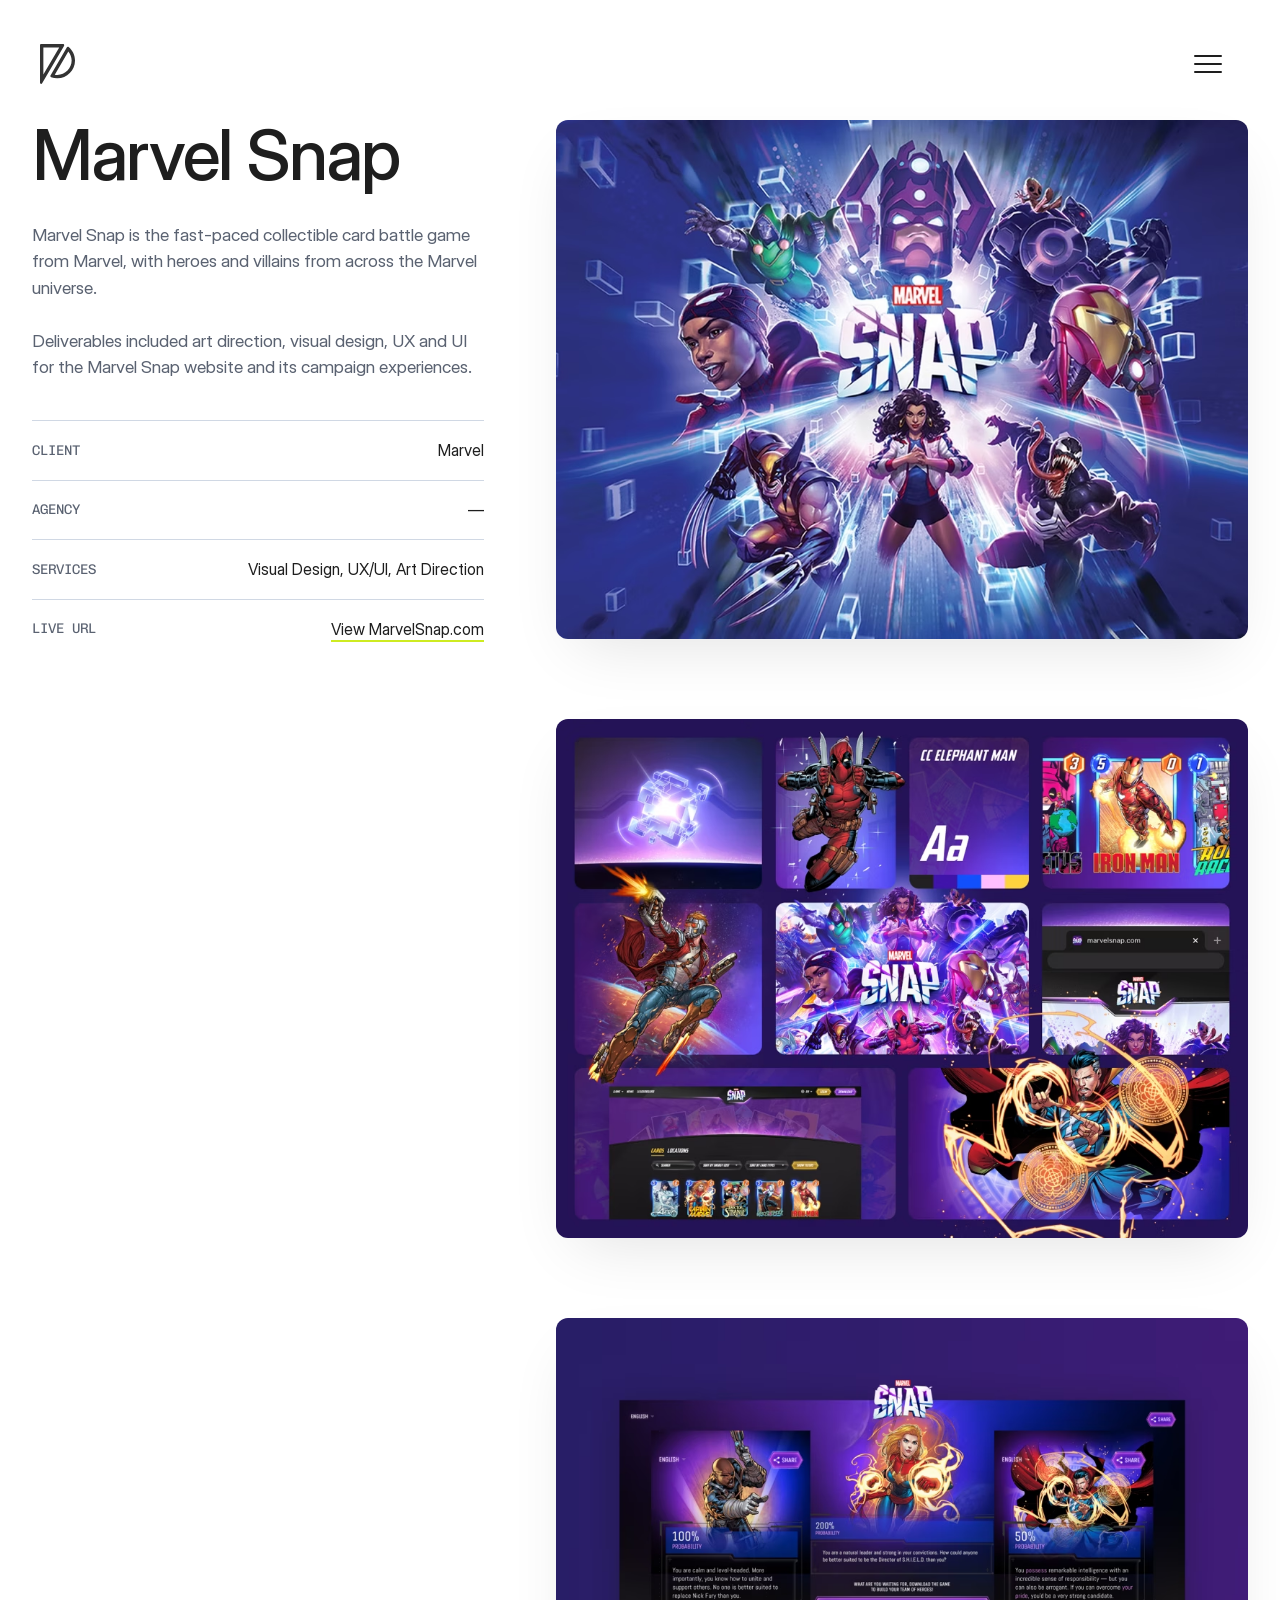
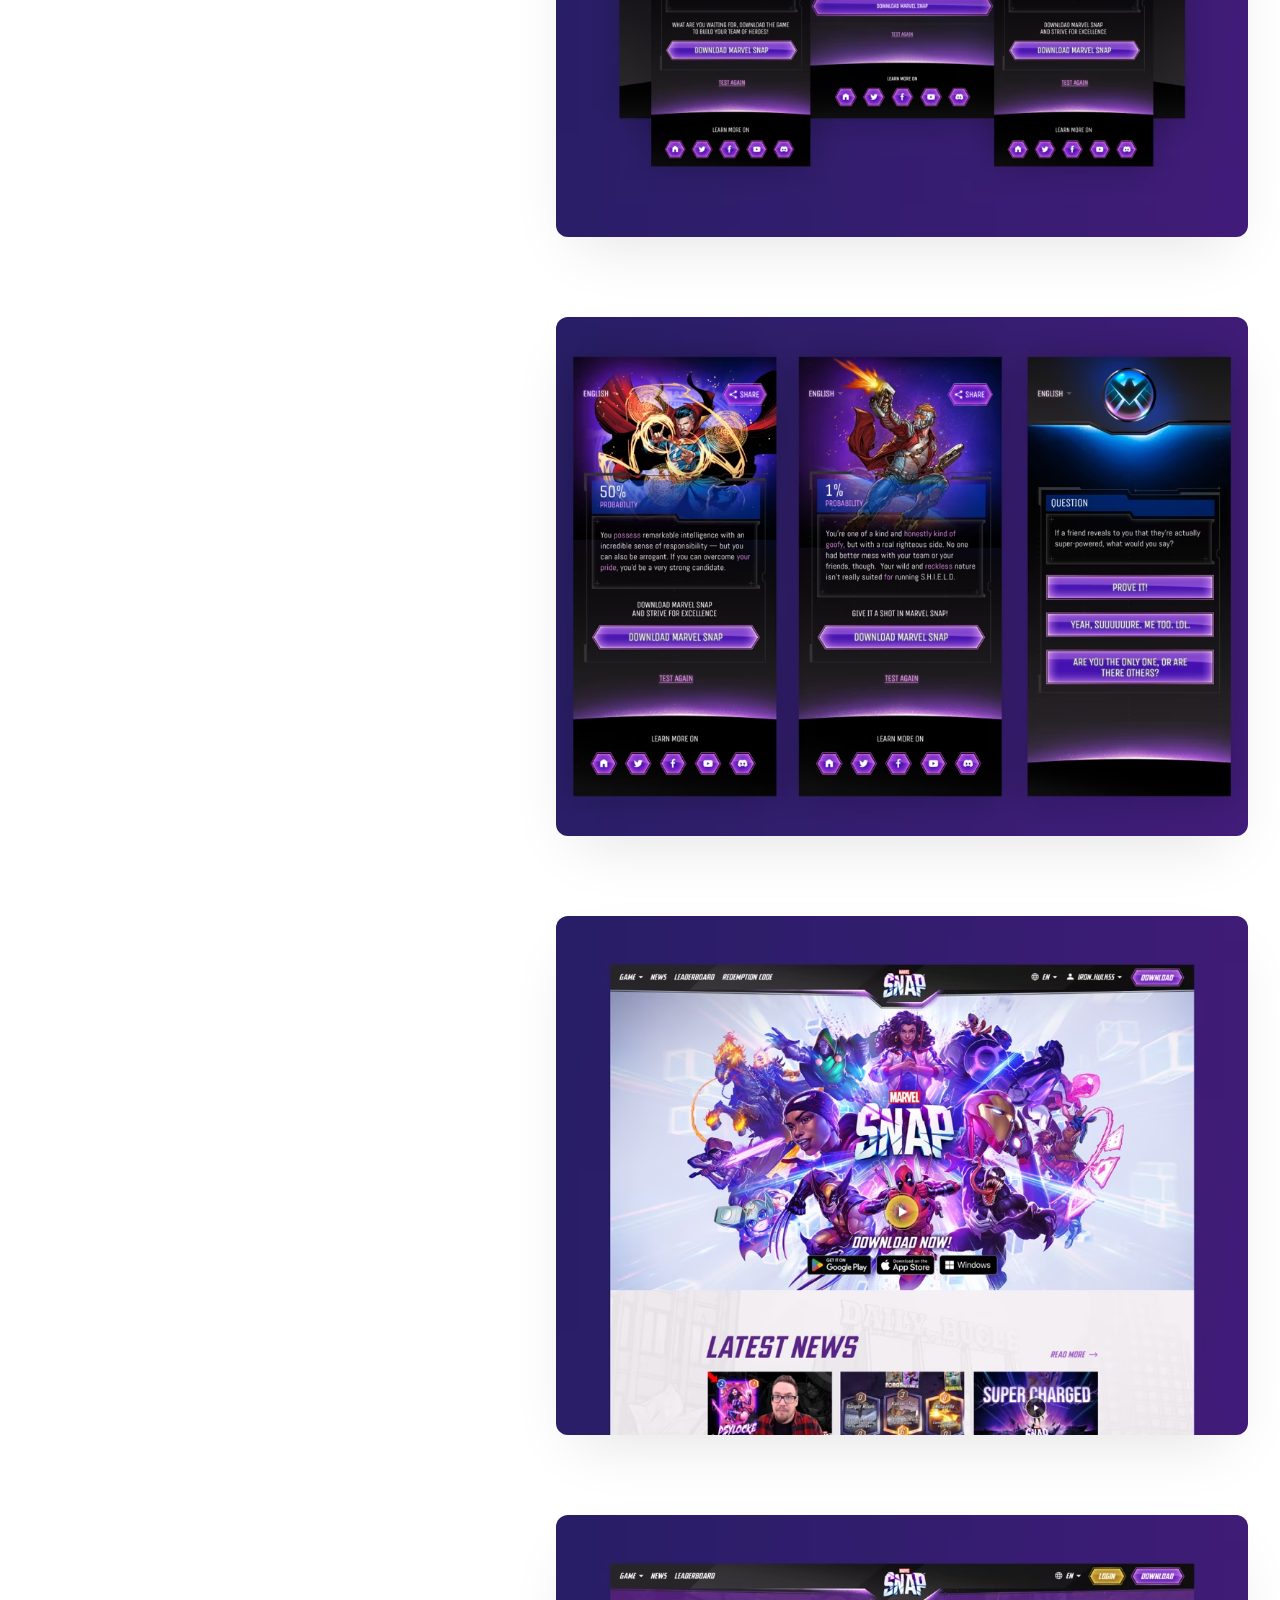
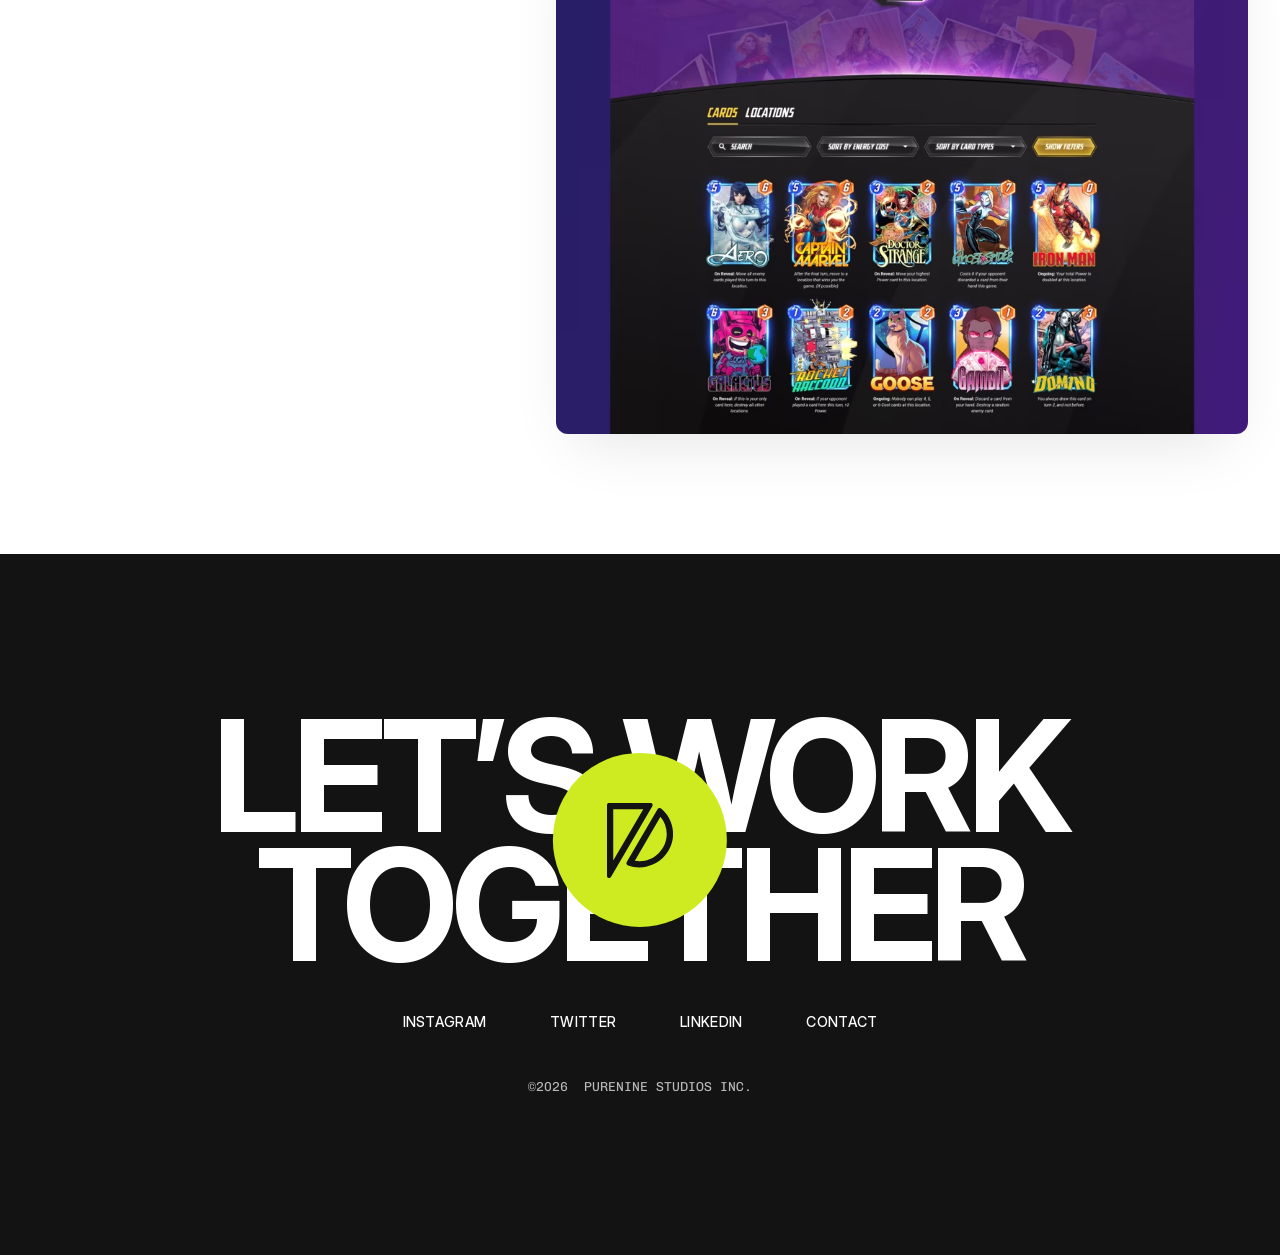
<file: marvel.html>
<!doctype html>
<html lang="en">
<head>
  <meta charset="utf-8">
  <!-- Google Analytics (GA4: PURENINE.com - GA4) -->
  <script async src="https://www.googletagmanager.com/gtag/js?id=G-1FW40TCJGP"></script>
  <script>
    window.dataLayer = window.dataLayer || [];
    function gtag(){dataLayer.push(arguments);}
    gtag('js', new Date());
    gtag('config', 'G-1FW40TCJGP');
  </script>
  <meta name="viewport" content="width=device-width, initial-scale=1">
  <title>Marvel Snap Case Study: Visual Design &amp; UX/UI - Thomas Klinger</title>
  <meta name="description" content="Marvel Snap case study by Thomas Klinger (PURENINE), freelance creative director, UX/UI and visual designer: visual design, UX/UI and art direction for the Marvel Snap website and brand.">
  <meta name="keywords" content="Marvel Snap, Marvel, marvelsnap.com, game website design, brand design, Thomas Klinger, PURENINE, visual design, UX/UI, art direction, freelance creative director, UX designer, UI designer, visual designer, New York">
  <meta name="robots" content="index, follow, max-image-preview:large, max-snippet:-1, max-video-preview:-1">
  <meta name="theme-color" content="#ffffff">
  <meta name="author" content="Thomas Klinger">
  <meta name="creator" content="Thomas Klinger">
  <meta name="publisher" content="PURENINE">
  <meta name="application-name" content="PURENINE">
  <link rel="canonical" href="https://www.purenine.com/marvel.html">
  <!-- Plain-language summary of the studio for AI assistants and AI search (see llms.txt) -->
  <link rel="alternate" type="text/plain" href="https://www.purenine.com/llms.txt" title="PURENINE — summary for AI assistants">

  <!-- Icons -->
  <link rel="icon" href="assets/favicon/favicon.jpg" type="image/jpeg" sizes="128x128">
  <link rel="apple-touch-icon" href="assets/favicon/apple-touch-icon.png">

  <!-- Open Graph -->
  <meta property="og:type" content="article">
  <meta property="og:site_name" content="PURENINE">
  <meta property="og:locale" content="en_US">
  <meta property="og:url" content="https://www.purenine.com/marvel.html">
  <meta property="og:title" content="Marvel Snap Case Study: Visual Design &amp; UX/UI - Thomas Klinger">
  <meta property="og:description" content="Marvel Snap case study by Thomas Klinger (PURENINE), freelance creative director, UX/UI and visual designer: visual design, UX/UI and art direction for the Marvel Snap website and brand.">
  <meta property="og:image" content="https://www.purenine.com/assets/images/og-image.jpg">
  <meta property="og:image:width" content="1200">
  <meta property="og:image:height" content="630">
  <meta property="og:image:alt" content="PURENINE — the design studio of Thomas Klinger, freelance UX, UI &amp; visual designer">
  <meta property="article:author" content="https://www.purenine.com/">

  <!-- Twitter / X -->
  <meta name="twitter:card" content="summary_large_image">
  <meta name="twitter:site" content="@purenine">
  <meta name="twitter:creator" content="@purenine">
  <meta name="twitter:title" content="Marvel Snap Case Study: Visual Design &amp; UX/UI - Thomas Klinger">
  <meta name="twitter:description" content="Marvel Snap case study by Thomas Klinger (PURENINE), freelance creative director, UX/UI and visual designer: visual design, UX/UI and art direction for the Marvel Snap website and brand.">
  <meta name="twitter:image" content="https://www.purenine.com/assets/images/og-image.jpg">
  <meta name="twitter:image:alt" content="PURENINE — the design studio of Thomas Klinger">

  <script type="application/ld+json">
  {
    "@context": "https://schema.org",
    "@graph": [
      {
        "@type": "CreativeWork",
        "@id": "https://www.purenine.com/marvel.html#work",
        "name": "Marvel Snap — Visual Design & UX/UI",
        "headline": "Marvel Snap Case Study: Visual Design & UX/UI",
        "description": "Marvel Snap case study by Thomas Klinger (PURENINE), freelance creative director, UX/UI and visual designer: visual design, UX/UI and art direction for the Marvel Snap website and brand.",
        "url": "https://www.purenine.com/marvel.html",
        "image": "https://www.purenine.com/portfolio/marvel/marvel-1200x1500.jpg",
        "creator": {
          "@id": "https://www.purenine.com/#person"
        },
        "publisher": {
          "@id": "https://www.purenine.com/#studio"
        },
        "about": {
          "@type": "Organization",
          "name": "Marvel",
          "url": "https://www.marvelsnap.com/"
        },
        "genre": [
          "Visual Design",
          "UX/UI",
          "Art Direction"
        ],
        "keywords": "Marvel Snap, game website design, brand design, visual design, UX/UI, art direction",
        "inLanguage": "en"
      },
      {
        "@type": "WebPage",
        "@id": "https://www.purenine.com/marvel.html#webpage",
        "url": "https://www.purenine.com/marvel.html",
        "name": "Marvel Snap Case Study: Visual Design &amp; UX/UI - Thomas Klinger",
        "description": "Marvel Snap case study by Thomas Klinger (PURENINE), freelance creative director, UX/UI and visual designer: visual design, UX/UI and art direction for the Marvel Snap website and brand.",
        "isPartOf": {
          "@id": "https://www.purenine.com/#website"
        },
        "mainEntity": {
          "@id": "https://www.purenine.com/marvel.html#work"
        },
        "author": {
          "@id": "https://www.purenine.com/#person"
        },
        "breadcrumb": {
          "@id": "https://www.purenine.com/marvel.html#breadcrumb"
        },
        "inLanguage": "en"
      },
      {
        "@type": "BreadcrumbList",
        "@id": "https://www.purenine.com/marvel.html#breadcrumb",
        "itemListElement": [
          {
            "@type": "ListItem",
            "position": 1,
            "name": "Thomas Klinger — PURENINE",
            "item": "https://www.purenine.com/"
          },
          {
            "@type": "ListItem",
            "position": 2,
            "name": "Projects",
            "item": "https://www.purenine.com/#projects"
          },
          {
            "@type": "ListItem",
            "position": 3,
            "name": "Marvel Snap",
            "item": "https://www.purenine.com/marvel.html"
          }
        ]
      },
      {
        "@type": "Person",
        "@id": "https://www.purenine.com/#person",
        "name": "Thomas Klinger",
        "url": "https://www.purenine.com/",
        "jobTitle": "Freelance UX, UI & Visual Designer",
        "worksFor": {
          "@id": "https://www.purenine.com/#studio"
        },
        "sameAs": [
          "https://www.linkedin.com/in/thomasklinger/",
          "https://www.instagram.com/purenine/",
          "https://x.com/purenine"
        ]
      },
      {
        "@type": "ProfessionalService",
        "@id": "https://www.purenine.com/#studio",
        "name": "PURENINE",
        "url": "https://www.purenine.com/",
        "email": "mailto:hello@purenine.com"
      }
    ]
  }
  </script>

  <link rel="preload" href="assets/fonts/InterDisplay-500.woff2" as="font" type="font/woff2" crossorigin>
  <link rel="preload" href="assets/fonts/InterDisplay-400.woff2" as="font" type="font/woff2" crossorigin>
  <link rel="preload" href="assets/fonts/ChivoMono-400.woff2" as="font" type="font/woff2" crossorigin>
  <link rel="stylesheet" href="css/fonts.css?v=430">
  <link rel="stylesheet" href="css/style.css?v=430">
  <script>
    (function (d, n) {
      d.classList.add('js');
      // Arriving through a page transition: start covered in white (no flash before JS runs)
      try {
        var nav = performance.getEntriesByType && performance.getEntriesByType('navigation')[0];
        var back = nav && nav.type === 'back_forward';
        if (back || sessionStorage.getItem('pn-transition') === '1' || /[?&]pt=1\b/.test(location.search)) {
          // Fallback fade (no native cross-page transitions, or a local file): start under white
          if (!('CSSViewTransitionRule' in window) || location.protocol === 'file:') d.classList.add('is-arriving');
        }
      } catch (e) {}
      // Chrome-engine browsers (Chrome, Edge, Brave, Opera) re-blur fixed overlays on
      // every scroll frame, so they get a lighter, blur-free version. iOS browsers all
      // use Safari's engine and are left out.
      var ua = n.userAgent;
      var ios = /iPad|iPhone|iPod/.test(ua) || (/Macintosh/.test(ua) && n.maxTouchPoints > 1);
      var blink = (n.userAgentData && n.userAgentData.brands && n.userAgentData.brands.some(function (b) { return /Chromium/.test(b.brand); })) || /Chrome\//.test(ua);
      if (blink && !ios) d.classList.add('is-blink');
    })(document.documentElement, navigator);
  </script>
</head>
<body class="page-case">
  <a class="skip-link" href="#main">Skip to content</a>

  <header class="nav" id="nav">
    <div class="nav__bar">
      <a class="nav__logo" href="index.html" aria-label="Home">
        <svg width="35" height="40" aria-hidden="true" focusable="false" viewBox="0 0 88 100" fill="none" xmlns="http://www.w3.org/2000/svg"><path d="M71.1964 18.4977C76.4065 24.7326 79.3869 32.5752 79.5398 40.7789C79.7185 50.4097 76.047 59.5509 69.2037 66.5197C62.3673 73.4803 53.2604 77.3576 43.5605 77.4375C43.4577 77.4375 43.355 77.4387 43.2523 77.4387C41.2035 77.4387 39.1757 77.2708 37.1818 76.9387L71.1976 18.4988M70.0687 6.80556C68.9877 6.80556 67.9242 7.35185 67.3323 8.36921L26.3997 78.691C25.4109 80.39 26.2315 82.5428 28.0924 83.2083C32.8262 84.8993 37.9301 85.8218 43.2523 85.8218C43.3784 85.8218 43.5033 85.8218 43.6294 85.8206C68.4028 85.618 88.4483 65.1852 87.993 40.6262C87.7467 27.3611 81.6283 15.5185 72.107 7.54745C71.5081 7.0463 70.7843 6.80671 70.0687 6.80671V6.80556ZM48.3457 8.3831L8.45433 76.7014V8.38194H48.3445M57.9219 0H2.93485C1.3145 0 0 1.30324 0 2.90972V97.0856C0 98.8877 1.4721 100 2.96637 100C3.87811 100 4.79919 99.5856 5.40041 98.662L60.3886 4.48611C61.6482 2.54977 60.2462 0 57.9219 0Z" fill="currentColor"/></svg>
      </a>
      <button class="nav__toggle" type="button" aria-expanded="false" aria-controls="menu" aria-label="Open menu">
        <span></span><span></span><span></span>
      </button>
    </div>

    <div class="nav__panel" id="menu" inert>
      <div class="nav__panel-inner">
        <div class="nav__open">
          <nav aria-label="Main">
            <ul class="menu">
              <li data-menu-item style="--i:0"><a class="menu__link" href="index.html#top"><span class="menu__num">( _01 )</span><span class="menu__label">Home</span></a></li>
              <li data-menu-item style="--i:1"><a class="menu__link" href="index.html#about"><span class="menu__num">( _02 )</span><span class="menu__label">Projects</span></a></li>
              <li data-menu-item style="--i:2"><a class="menu__link" href="studio.html"><span class="menu__num">( _03 )</span><span class="menu__label">Studio</span></a></li>
              <li data-menu-item style="--i:3"><a class="menu__link" href="contact.html"><span class="menu__num">( _04 )</span><span class="menu__label">Contact</span></a></li>
            </ul>
          </nav>
          <div class="nav__bottom" data-menu-item style="--i:4">
            <a class="mail-link t-h4" href="mailto:hello@purenine.com">hello@purenine.com</a>
            <ul class="social" aria-label="Social media">
              <li><a href="https://www.linkedin.com/in/thomasklinger/" target="_blank" rel="noopener noreferrer" aria-label="LinkedIn">LinkedIn</a></li>
              <li aria-hidden="true">/</li>
              <li><a href="https://www.instagram.com/purenine/" target="_blank" rel="noopener noreferrer" aria-label="Instagram">Instagram</a></li>
              <li aria-hidden="true">/</li>
              <li><a href="https://x.com/purenine" target="_blank" rel="noopener noreferrer" aria-label="Twitter">Twitter</a></li>
            </ul>
          </div>
        </div>
      </div>
    </div>
  </header>

  <main id="main">
    <!-- ============================== Case study ============================== -->
    <article class="case wrap" aria-labelledby="case-title">
      <!-- Left: sticky project info -->
      <aside class="case__info">
        <div class="case__sticky">
          <h1 class="case__title t-h1" id="case-title">Marvel Snap</h1>
          <p class="t-body">Marvel Snap is the fast-paced collectible card battle game from Marvel, with heroes and villains from across the Marvel universe.<br><br>Deliverables included art direction, visual design, UX and UI for the Marvel Snap website and its campaign experiences.</p><!-- Placeholder: intro copy, written from the images --><!-- Placeholder: intro copy -->

          <dl class="case__meta">
            <div><dt>Client</dt><dd>Marvel</dd></div>
            <div><dt>Agency</dt><dd>—</dd><!-- Placeholder: agency --></div>
            <div><dt>Services</dt><dd>Visual Design, UX/UI, Art Direction</dd><!-- Placeholder: services --></div>
            <div><dt>Live URL</dt><dd><a class="case__live" href="https://www.marvelsnap.com/" target="_blank" rel="noopener noreferrer">View MarvelSnap.com</a><!-- Placeholder: live URL --></dd></div>
          </dl>
        </div>
      </aside>

      <!-- Right: image stack -->
      <div class="case__media">
        <figure class="case__img" style="aspect-ratio: 1200 / 900">
          <picture>
            <source type="image/avif" srcset="portfolio/marvel/marvelsnap-1200x900_1-960.avif 960w, portfolio/marvel/marvelsnap-1200x900_1.avif 1200w" sizes="(max-width: 809px) calc(100vw - 32px), (max-width: 1199px) calc(100vw - 48px), min(996px, calc(100vw - 588px))">
            <img src="portfolio/marvel/marvelsnap-1200x900_1.jpg" width="1200" height="900" fetchpriority="high" alt="Marvel Snap key art: Galactus above a team of Marvel heroes and villains, including Wolverine, Venom, Iron Man and America Chavez, around the Marvel Snap logo">
          </picture>
        </figure>

        <figure class="case__img" style="aspect-ratio: 1200 / 900" data-reveal>
          <picture>
            <source type="image/avif" srcset="portfolio/marvel/marvelsnap-1200x900_2-960.avif 960w, portfolio/marvel/marvelsnap-1200x900_2.avif 1200w" sizes="(max-width: 809px) calc(100vw - 32px), (max-width: 1199px) calc(100vw - 48px), min(996px, calc(100vw - 588px))">
            <img src="portfolio/marvel/marvelsnap-1200x900_2.jpg" width="1200" height="900" loading="lazy" alt="Marvel Snap brand collage on purple: key art, Deadpool and Star-Lord illustrations, the CC Elephant Man type specimen, Iron Man cards, the marvelsnap.com website and a Doctor Strange illustration">
          </picture>
        </figure>

        <figure class="case__img" style="aspect-ratio: 1200 / 900" data-reveal>
          <picture>
            <source type="image/avif" srcset="portfolio/marvel/marvelsnap-1200x900_3-960.avif 960w, portfolio/marvel/marvelsnap-1200x900_3.avif 1200w" sizes="(max-width: 809px) calc(100vw - 32px), (max-width: 1199px) calc(100vw - 48px), min(996px, calc(100vw - 588px))">
            <img src="portfolio/marvel/marvelsnap-1200x900_3.jpg" width="1200" height="900" loading="lazy" alt="Marvel Snap probability quiz results on desktop for Nick Fury, Captain Marvel and Doctor Strange, with Download Marvel Snap buttons">
          </picture>
        </figure>

        <figure class="case__img" style="aspect-ratio: 1200 / 900" data-reveal>
          <picture>
            <source type="image/avif" srcset="portfolio/marvel/marvelsnap-1200x900_4-960.avif 960w, portfolio/marvel/marvelsnap-1200x900_4.avif 1200w" sizes="(max-width: 809px) calc(100vw - 32px), (max-width: 1199px) calc(100vw - 48px), min(996px, calc(100vw - 588px))">
            <img src="portfolio/marvel/marvelsnap-1200x900_4.jpg" width="1200" height="900" loading="lazy" alt="Marvel Snap probability quiz on mobile: Doctor Strange and Star-Lord results and a S.H.I.E.L.D. question screen">
          </picture>
        </figure>

        <figure class="case__img" style="aspect-ratio: 1200 / 900" data-reveal>
          <picture>
            <source type="image/avif" srcset="portfolio/marvel/marvelsnap-1200x900_5-960.avif 960w, portfolio/marvel/marvelsnap-1200x900_5.avif 1200w" sizes="(max-width: 809px) calc(100vw - 32px), (max-width: 1199px) calc(100vw - 48px), min(996px, calc(100vw - 588px))">
            <img src="portfolio/marvel/marvelsnap-1200x900_5.jpg" width="1200" height="900" loading="lazy" alt="The marvelsnap.com homepage with the Marvel Snap key art, Download Now buttons and a Latest News section">
          </picture>
        </figure>

        <figure class="case__img" style="aspect-ratio: 1200 / 900" data-reveal>
          <picture>
            <source type="image/avif" srcset="portfolio/marvel/marvelsnap-1200x900_6-960.avif 960w, portfolio/marvel/marvelsnap-1200x900_6.avif 1200w" sizes="(max-width: 809px) calc(100vw - 32px), (max-width: 1199px) calc(100vw - 48px), min(996px, calc(100vw - 588px))">
            <img src="portfolio/marvel/marvelsnap-1200x900_6.jpg" width="1200" height="900" loading="lazy" alt="The marvelsnap.com card database page, showing a grid of Marvel Snap cards including Captain Marvel, Doctor Strange, Iron Man and Goose">
          </picture>
        </figure>

        <!-- Placeholder: add project images here (copy a figure above; each needs a .jpg + .avif + -960.avif) -->

      </div>
    </article>
  </main>

  <footer class="footer" id="contact">
    <div class="footer__inner">
      <h2 class="footer__title" data-reveal>
        <span class="footer__line">Let’s work</span>
        <span class="footer__line">together</span>
        <a class="footer__badge" href="contact.html" aria-label="Contact PURENINE"><svg width="88" height="100" aria-hidden="true" focusable="false" viewBox="0 0 88 100" fill="none" xmlns="http://www.w3.org/2000/svg"><path d="M71.1964 18.4977C76.4065 24.7326 79.3869 32.5752 79.5398 40.7789C79.7185 50.4097 76.047 59.5509 69.2037 66.5197C62.3673 73.4803 53.2604 77.3576 43.5605 77.4375C43.4577 77.4375 43.355 77.4387 43.2523 77.4387C41.2035 77.4387 39.1757 77.2708 37.1818 76.9387L71.1976 18.4988M70.0687 6.80556C68.9877 6.80556 67.9242 7.35185 67.3323 8.36921L26.3997 78.691C25.4109 80.39 26.2315 82.5428 28.0924 83.2083C32.8262 84.8993 37.9301 85.8218 43.2523 85.8218C43.3784 85.8218 43.5033 85.8218 43.6294 85.8206C68.4028 85.618 88.4483 65.1852 87.993 40.6262C87.7467 27.3611 81.6283 15.5185 72.107 7.54745C71.5081 7.0463 70.7843 6.80671 70.0687 6.80671V6.80556ZM48.3457 8.3831L8.45433 76.7014V8.38194H48.3445M57.9219 0H2.93485C1.3145 0 0 1.30324 0 2.90972V97.0856C0 98.8877 1.4721 100 2.96637 100C3.87811 100 4.79919 99.5856 5.40041 98.662L60.3886 4.48611C61.6482 2.54977 60.2462 0 57.9219 0Z" fill="currentColor"/></svg></a>
      </h2>

      <nav class="footer__links" aria-label="Footer">
        <ul>
          <li><a href="https://www.instagram.com/purenine/" target="_blank" rel="noopener noreferrer">Instagram</a></li>
          <li><a href="https://x.com/purenine" target="_blank" rel="noopener noreferrer">Twitter</a></li>
          <li><a href="https://www.linkedin.com/in/thomasklinger/" target="_blank" rel="noopener noreferrer">LinkedIn</a></li>
          <li><a href="contact.html">Contact</a></li>
        </ul>
      </nav>

      <p class="footer__copy">©2026&nbsp; PURENINE Studios Inc.</p>
    </div>
  </footer>

  <!-- Progressive blur along the bottom edge of the viewport -->
  <div class="bottom-blur" aria-hidden="true">
    <div></div><div></div><div></div><div></div><div></div><div></div><div></div><div></div>
  </div>

  <script src="js/main.js?v=430" defer></script>
</body>
</html>
</file>
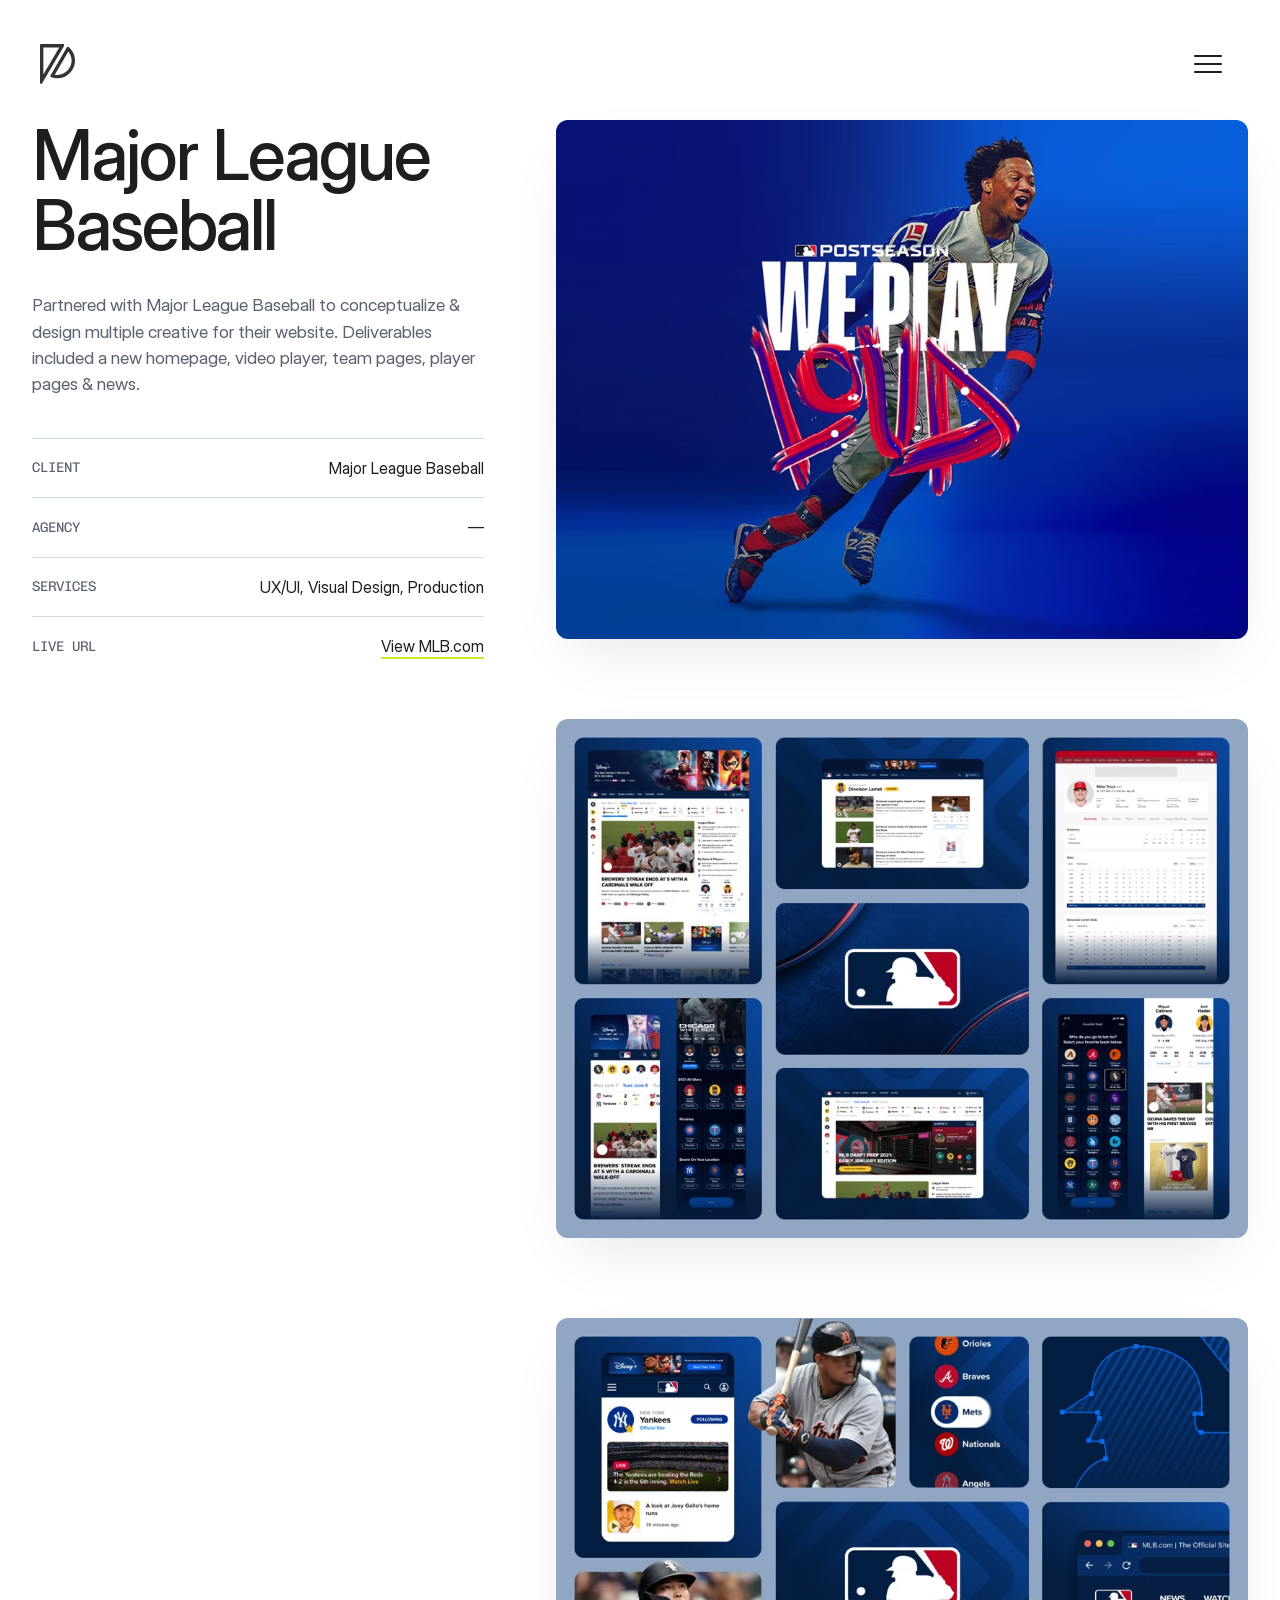
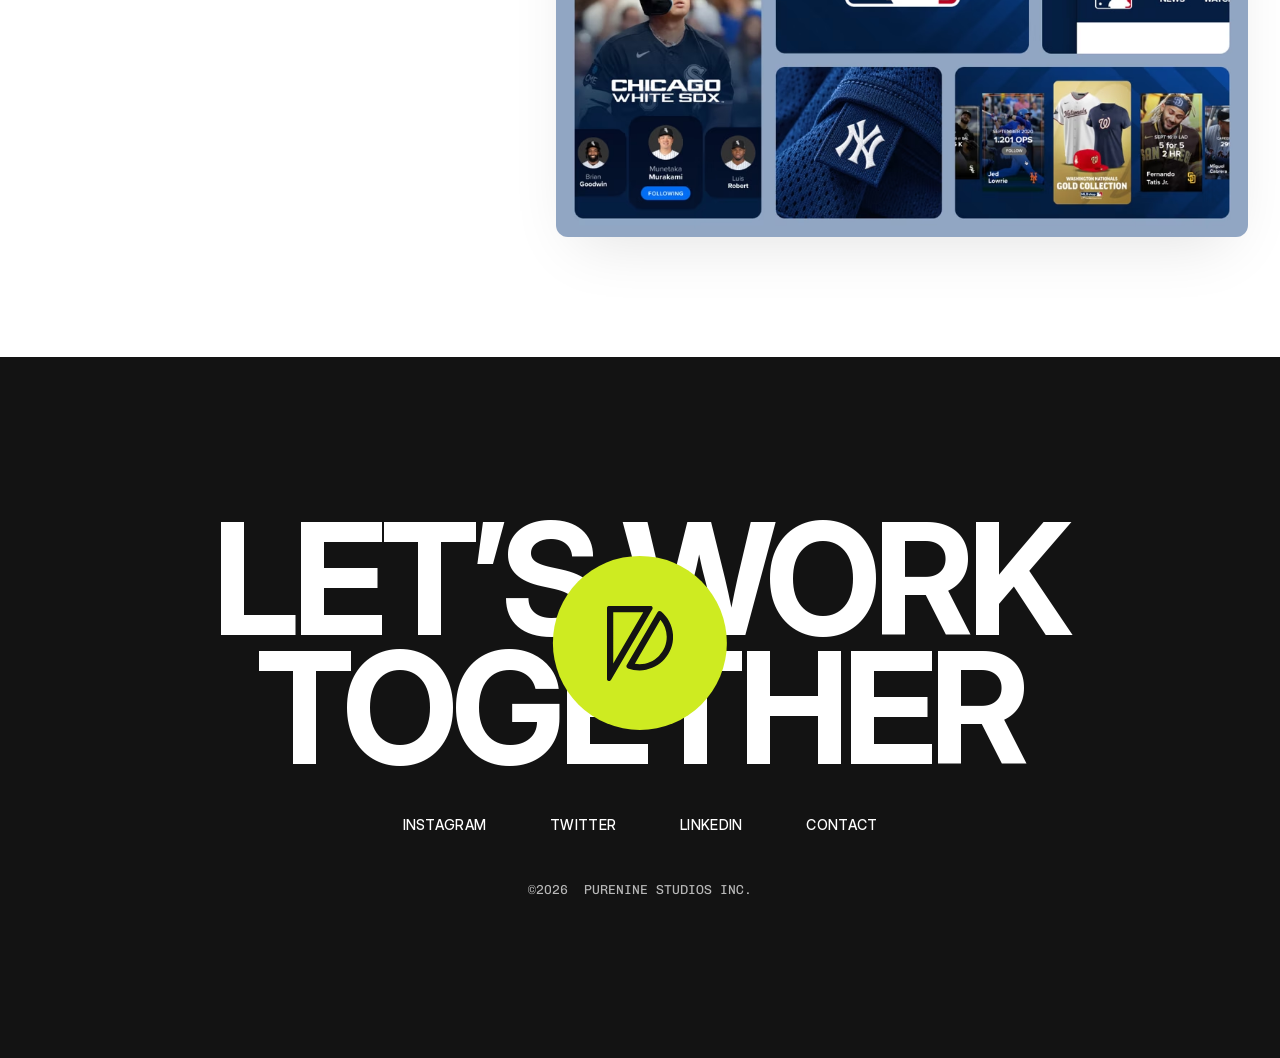
<file: mlb.html>
<!doctype html>
<html lang="en">
<head>
  <meta charset="utf-8">
  <!-- Google Analytics (GA4: PURENINE.com - GA4) -->
  <script async src="https://www.googletagmanager.com/gtag/js?id=G-1FW40TCJGP"></script>
  <script>
    window.dataLayer = window.dataLayer || [];
    function gtag(){dataLayer.push(arguments);}
    gtag('js', new Date());
    gtag('config', 'G-1FW40TCJGP');
  </script>
  <meta name="viewport" content="width=device-width, initial-scale=1">
  <title>MLB Case Study: UX/UI &amp; Visual Design - Thomas Klinger</title>
  <meta name="description" content="MLB case study by Thomas Klinger (PURENINE), freelance creative director, UX/UI and visual designer: UX/UI, visual design and production for Major League Baseball.">
  <meta name="keywords" content="MLB, Major League Baseball, MLB.com, Thomas Klinger, PURENINE, UX/UI design, visual design, production design, sports design, baseball, freelance creative director, UX designer, UI designer, visual designer, New York">
  <meta name="robots" content="index, follow, max-image-preview:large, max-snippet:-1, max-video-preview:-1">
  <meta name="theme-color" content="#ffffff">
  <meta name="author" content="Thomas Klinger">
  <meta name="creator" content="Thomas Klinger">
  <meta name="publisher" content="PURENINE">
  <meta name="application-name" content="PURENINE">
  <link rel="canonical" href="https://www.purenine.com/mlb.html">
  <!-- Plain-language summary of the studio for AI assistants and AI search (see llms.txt) -->
  <link rel="alternate" type="text/plain" href="https://www.purenine.com/llms.txt" title="PURENINE — summary for AI assistants">

  <!-- Icons -->
  <link rel="icon" href="assets/favicon/favicon.jpg" type="image/jpeg" sizes="128x128">
  <link rel="apple-touch-icon" href="assets/favicon/apple-touch-icon.png">

  <!-- Open Graph -->
  <meta property="og:type" content="article">
  <meta property="og:site_name" content="PURENINE">
  <meta property="og:locale" content="en_US">
  <meta property="og:url" content="https://www.purenine.com/mlb.html">
  <meta property="og:title" content="MLB Case Study: UX/UI &amp; Visual Design - Thomas Klinger">
  <meta property="og:description" content="MLB case study by Thomas Klinger (PURENINE), freelance creative director, UX/UI and visual designer: UX/UI, visual design and production for Major League Baseball.">
  <meta property="og:image" content="https://www.purenine.com/assets/images/og-image.jpg">
  <meta property="og:image:width" content="1200">
  <meta property="og:image:height" content="630">
  <meta property="og:image:alt" content="PURENINE — the design studio of Thomas Klinger, freelance UX, UI &amp; visual designer">
  <meta property="article:author" content="https://www.purenine.com/">

  <!-- Twitter / X -->
  <meta name="twitter:card" content="summary_large_image">
  <meta name="twitter:site" content="@purenine">
  <meta name="twitter:creator" content="@purenine">
  <meta name="twitter:title" content="MLB Case Study: UX/UI &amp; Visual Design - Thomas Klinger">
  <meta name="twitter:description" content="MLB case study by Thomas Klinger (PURENINE), freelance creative director, UX/UI and visual designer: UX/UI, visual design and production for Major League Baseball.">
  <meta name="twitter:image" content="https://www.purenine.com/assets/images/og-image.jpg">
  <meta name="twitter:image:alt" content="PURENINE — the design studio of Thomas Klinger">

  <script type="application/ld+json">
  {
    "@context": "https://schema.org",
    "@graph": [
      {
        "@type": "CreativeWork",
        "@id": "https://www.purenine.com/mlb.html#work",
        "name": "MLB — UX/UI & Visual Design",
        "headline": "MLB Case Study: UX/UI & Visual Design",
        "description": "MLB case study by Thomas Klinger (PURENINE), freelance creative director, UX/UI and visual designer: UX/UI, visual design and production for Major League Baseball.",
        "url": "https://www.purenine.com/mlb.html",
        "image": "https://www.purenine.com/portfolio/wall/1200x1500_mlb.jpg",
        "creator": {
          "@id": "https://www.purenine.com/#person"
        },
        "publisher": {
          "@id": "https://www.purenine.com/#studio"
        },
        "about": {
          "@type": "Organization",
          "name": "Major League Baseball",
          "url": "https://www.mlb.com/"
        },
        "genre": [
          "UX/UI Design",
          "Visual Design",
          "Production"
        ],
        "keywords": "MLB, UX/UI design, visual design, production, sports design",
        "inLanguage": "en"
      },
      {
        "@type": "WebPage",
        "@id": "https://www.purenine.com/mlb.html#webpage",
        "url": "https://www.purenine.com/mlb.html",
        "name": "MLB Case Study: UX/UI & Visual Design - Thomas Klinger",
        "description": "MLB case study by Thomas Klinger (PURENINE), freelance creative director, UX/UI and visual designer: UX/UI, visual design and production for Major League Baseball.",
        "isPartOf": {
          "@id": "https://www.purenine.com/#website"
        },
        "mainEntity": {
          "@id": "https://www.purenine.com/mlb.html#work"
        },
        "author": {
          "@id": "https://www.purenine.com/#person"
        },
        "breadcrumb": {
          "@id": "https://www.purenine.com/mlb.html#breadcrumb"
        },
        "inLanguage": "en"
      },
      {
        "@type": "BreadcrumbList",
        "@id": "https://www.purenine.com/mlb.html#breadcrumb",
        "itemListElement": [
          {
            "@type": "ListItem",
            "position": 1,
            "name": "Thomas Klinger — PURENINE",
            "item": "https://www.purenine.com/"
          },
          {
            "@type": "ListItem",
            "position": 2,
            "name": "Projects",
            "item": "https://www.purenine.com/#projects"
          },
          {
            "@type": "ListItem",
            "position": 3,
            "name": "MLB",
            "item": "https://www.purenine.com/mlb.html"
          }
        ]
      },
      {
        "@type": "Person",
        "@id": "https://www.purenine.com/#person",
        "name": "Thomas Klinger",
        "url": "https://www.purenine.com/",
        "jobTitle": "Freelance UX, UI & Visual Designer",
        "worksFor": {
          "@id": "https://www.purenine.com/#studio"
        },
        "sameAs": [
          "https://www.linkedin.com/in/thomasklinger/",
          "https://www.instagram.com/purenine/",
          "https://x.com/purenine"
        ]
      },
      {
        "@type": "ProfessionalService",
        "@id": "https://www.purenine.com/#studio",
        "name": "PURENINE",
        "url": "https://www.purenine.com/",
        "email": "mailto:hello@purenine.com"
      }
    ]
  }
  </script>

  <link rel="preload" href="assets/fonts/InterDisplay-500.woff2" as="font" type="font/woff2" crossorigin>
  <link rel="preload" href="assets/fonts/InterDisplay-400.woff2" as="font" type="font/woff2" crossorigin>
  <link rel="preload" href="assets/fonts/ChivoMono-400.woff2" as="font" type="font/woff2" crossorigin>
  <link rel="stylesheet" href="css/fonts.css?v=430">
  <link rel="stylesheet" href="css/style.css?v=430">
  <script>
    (function (d, n) {
      d.classList.add('js');
      // Arriving through a page transition: start covered in white (no flash before JS runs)
      try {
        var nav = performance.getEntriesByType && performance.getEntriesByType('navigation')[0];
        var back = nav && nav.type === 'back_forward';
        if (back || sessionStorage.getItem('pn-transition') === '1' || /[?&]pt=1\b/.test(location.search)) {
          // Fallback fade (no native cross-page transitions, or a local file): start under white
          if (!('CSSViewTransitionRule' in window) || location.protocol === 'file:') d.classList.add('is-arriving');
        }
      } catch (e) {}
      // Chrome-engine browsers (Chrome, Edge, Brave, Opera) re-blur fixed overlays on
      // every scroll frame, so they get a lighter, blur-free version. iOS browsers all
      // use Safari's engine and are left out.
      var ua = n.userAgent;
      var ios = /iPad|iPhone|iPod/.test(ua) || (/Macintosh/.test(ua) && n.maxTouchPoints > 1);
      var blink = (n.userAgentData && n.userAgentData.brands && n.userAgentData.brands.some(function (b) { return /Chromium/.test(b.brand); })) || /Chrome\//.test(ua);
      if (blink && !ios) d.classList.add('is-blink');
    })(document.documentElement, navigator);
  </script>
</head>
<body class="page-case">
  <a class="skip-link" href="#main">Skip to content</a>

  <header class="nav" id="nav">
    <div class="nav__bar">
      <a class="nav__logo" href="index.html" aria-label="Home">
        <svg width="35" height="40" aria-hidden="true" focusable="false" viewBox="0 0 88 100" fill="none" xmlns="http://www.w3.org/2000/svg"><path d="M71.1964 18.4977C76.4065 24.7326 79.3869 32.5752 79.5398 40.7789C79.7185 50.4097 76.047 59.5509 69.2037 66.5197C62.3673 73.4803 53.2604 77.3576 43.5605 77.4375C43.4577 77.4375 43.355 77.4387 43.2523 77.4387C41.2035 77.4387 39.1757 77.2708 37.1818 76.9387L71.1976 18.4988M70.0687 6.80556C68.9877 6.80556 67.9242 7.35185 67.3323 8.36921L26.3997 78.691C25.4109 80.39 26.2315 82.5428 28.0924 83.2083C32.8262 84.8993 37.9301 85.8218 43.2523 85.8218C43.3784 85.8218 43.5033 85.8218 43.6294 85.8206C68.4028 85.618 88.4483 65.1852 87.993 40.6262C87.7467 27.3611 81.6283 15.5185 72.107 7.54745C71.5081 7.0463 70.7843 6.80671 70.0687 6.80671V6.80556ZM48.3457 8.3831L8.45433 76.7014V8.38194H48.3445M57.9219 0H2.93485C1.3145 0 0 1.30324 0 2.90972V97.0856C0 98.8877 1.4721 100 2.96637 100C3.87811 100 4.79919 99.5856 5.40041 98.662L60.3886 4.48611C61.6482 2.54977 60.2462 0 57.9219 0Z" fill="currentColor"/></svg>
      </a>
      <button class="nav__toggle" type="button" aria-expanded="false" aria-controls="menu" aria-label="Open menu">
        <span></span><span></span><span></span>
      </button>
    </div>

    <div class="nav__panel" id="menu" inert>
      <div class="nav__panel-inner">
        <div class="nav__open">
          <nav aria-label="Main">
            <ul class="menu">
              <li data-menu-item style="--i:0"><a class="menu__link" href="index.html#top"><span class="menu__num">( _01 )</span><span class="menu__label">Home</span></a></li>
              <li data-menu-item style="--i:1"><a class="menu__link" href="index.html#about"><span class="menu__num">( _02 )</span><span class="menu__label">Projects</span></a></li>
              <li data-menu-item style="--i:2"><a class="menu__link" href="studio.html"><span class="menu__num">( _03 )</span><span class="menu__label">Studio</span></a></li>
              <li data-menu-item style="--i:3"><a class="menu__link" href="contact.html"><span class="menu__num">( _04 )</span><span class="menu__label">Contact</span></a></li>
            </ul>
          </nav>
          <div class="nav__bottom" data-menu-item style="--i:4">
            <a class="mail-link t-h4" href="mailto:hello@purenine.com">hello@purenine.com</a>
            <ul class="social" aria-label="Social media">
              <li><a href="https://www.linkedin.com/in/thomasklinger/" target="_blank" rel="noopener noreferrer" aria-label="LinkedIn">LinkedIn</a></li>
              <li aria-hidden="true">/</li>
              <li><a href="https://www.instagram.com/purenine/" target="_blank" rel="noopener noreferrer" aria-label="Instagram">Instagram</a></li>
              <li aria-hidden="true">/</li>
              <li><a href="https://x.com/purenine" target="_blank" rel="noopener noreferrer" aria-label="Twitter">Twitter</a></li>
            </ul>
          </div>
        </div>
      </div>
    </div>
  </header>

  <main id="main">
    <!-- ============================== Case study ============================== -->
    <article class="case wrap" aria-labelledby="case-title">
      <!-- Left: sticky project info -->
      <aside class="case__info">
        <div class="case__sticky">
          <h1 class="case__title t-h1" id="case-title">Major League Baseball</h1>
          <p class="t-body">Partnered with Major League Baseball to conceptualize & design multiple creative for their website. Deliverables included a new homepage, video player, team pages, player pages &amp; news.</p>

          <dl class="case__meta">
            <div><dt>Client</dt><dd>Major League Baseball</dd></div>
            <div><dt>Agency</dt><dd>—</dd></div><!-- Placeholder: agency -->
            <div><dt>Services</dt><dd>UX/UI, Visual Design, Production</dd></div>
            <div><dt>Live URL</dt><dd><a class="case__live" href="https://www.mlb.com/" target="_blank" rel="noopener noreferrer">View MLB.com</a></dd></div>
          </dl>
        </div>
      </aside>

      <!-- Right: image stack -->
      <div class="case__media">
        <figure class="case__img" style="aspect-ratio: 1200 / 900">
          <picture>
            <source type="image/avif" srcset="portfolio/mlb/mlb-1200x900_1-960.avif 960w, portfolio/mlb/mlb-1200x900_1.avif 1200w" sizes="(max-width: 809px) calc(100vw - 32px), (max-width: 1199px) calc(100vw - 48px), min(996px, calc(100vw - 588px))">
            <img src="portfolio/mlb/mlb-1200x900_1.jpg" width="1200" height="900" fetchpriority="high" alt="MLB UX/UI and visual design">
          </picture>
        </figure>

        <figure class="case__img" style="aspect-ratio: 1200 / 900" data-reveal>
          <picture>
            <source type="image/avif" srcset="portfolio/mlb/mlb-1200x900_3-960.avif 960w, portfolio/mlb/mlb-1200x900_3.avif 1200w" sizes="(max-width: 809px) calc(100vw - 32px), (max-width: 1199px) calc(100vw - 48px), min(996px, calc(100vw - 588px))">
            <img src="portfolio/mlb/mlb-1200x900_3.jpg" width="1200" height="900" loading="lazy" alt="MLB project image">
          </picture>
        </figure>

        <figure class="case__img" style="aspect-ratio: 1200 / 900" data-reveal>
          <picture>
            <source type="image/avif" srcset="portfolio/mlb/mlb-1200x900_2-960.avif 960w, portfolio/mlb/mlb-1200x900_2.avif 1200w" sizes="(max-width: 809px) calc(100vw - 32px), (max-width: 1199px) calc(100vw - 48px), min(996px, calc(100vw - 588px))">
            <img src="portfolio/mlb/mlb-1200x900_2.jpg" width="1200" height="900" loading="lazy" alt="MLB project image">
          </picture>
        </figure>

        <!-- Placeholder: add project images here (copy a figure above; each needs a .jpg + .avif + -960.avif) -->

      </div>
    </article>
  </main>

  <footer class="footer" id="contact">
    <div class="footer__inner">
      <h2 class="footer__title" data-reveal>
        <span class="footer__line">Let’s work</span>
        <span class="footer__line">together</span>
        <a class="footer__badge" href="contact.html" aria-label="Contact PURENINE"><svg width="88" height="100" aria-hidden="true" focusable="false" viewBox="0 0 88 100" fill="none" xmlns="http://www.w3.org/2000/svg"><path d="M71.1964 18.4977C76.4065 24.7326 79.3869 32.5752 79.5398 40.7789C79.7185 50.4097 76.047 59.5509 69.2037 66.5197C62.3673 73.4803 53.2604 77.3576 43.5605 77.4375C43.4577 77.4375 43.355 77.4387 43.2523 77.4387C41.2035 77.4387 39.1757 77.2708 37.1818 76.9387L71.1976 18.4988M70.0687 6.80556C68.9877 6.80556 67.9242 7.35185 67.3323 8.36921L26.3997 78.691C25.4109 80.39 26.2315 82.5428 28.0924 83.2083C32.8262 84.8993 37.9301 85.8218 43.2523 85.8218C43.3784 85.8218 43.5033 85.8218 43.6294 85.8206C68.4028 85.618 88.4483 65.1852 87.993 40.6262C87.7467 27.3611 81.6283 15.5185 72.107 7.54745C71.5081 7.0463 70.7843 6.80671 70.0687 6.80671V6.80556ZM48.3457 8.3831L8.45433 76.7014V8.38194H48.3445M57.9219 0H2.93485C1.3145 0 0 1.30324 0 2.90972V97.0856C0 98.8877 1.4721 100 2.96637 100C3.87811 100 4.79919 99.5856 5.40041 98.662L60.3886 4.48611C61.6482 2.54977 60.2462 0 57.9219 0Z" fill="currentColor"/></svg></a>
      </h2>

      <nav class="footer__links" aria-label="Footer">
        <ul>
          <li><a href="https://www.instagram.com/purenine/" target="_blank" rel="noopener noreferrer">Instagram</a></li>
          <li><a href="https://x.com/purenine" target="_blank" rel="noopener noreferrer">Twitter</a></li>
          <li><a href="https://www.linkedin.com/in/thomasklinger/" target="_blank" rel="noopener noreferrer">LinkedIn</a></li>
          <li><a href="contact.html">Contact</a></li>
        </ul>
      </nav>

      <p class="footer__copy">©2026&nbsp; PURENINE Studios Inc.</p>
    </div>
  </footer>

  <!-- Progressive blur along the bottom edge of the viewport -->
  <div class="bottom-blur" aria-hidden="true">
    <div></div><div></div><div></div><div></div><div></div><div></div><div></div><div></div>
  </div>

  <script src="js/main.js?v=430" defer></script>
</body>
</html>
</file>
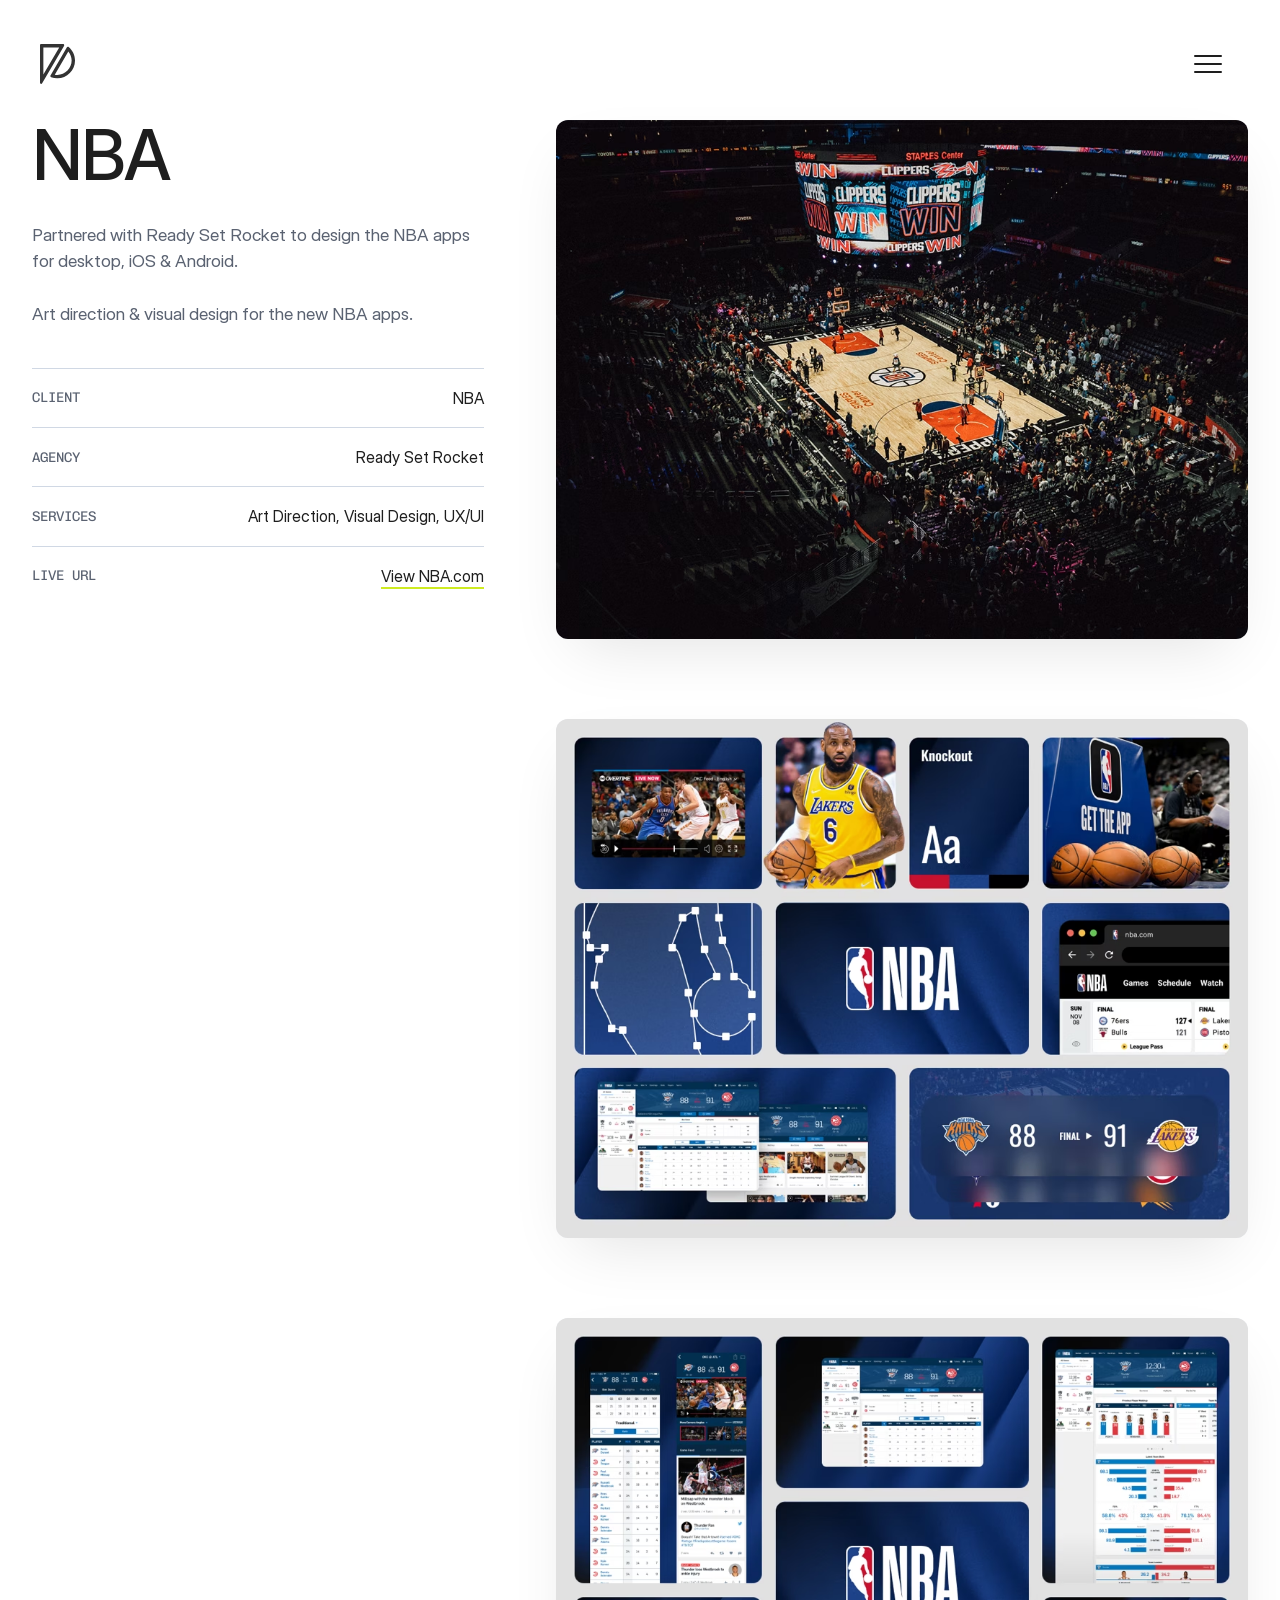
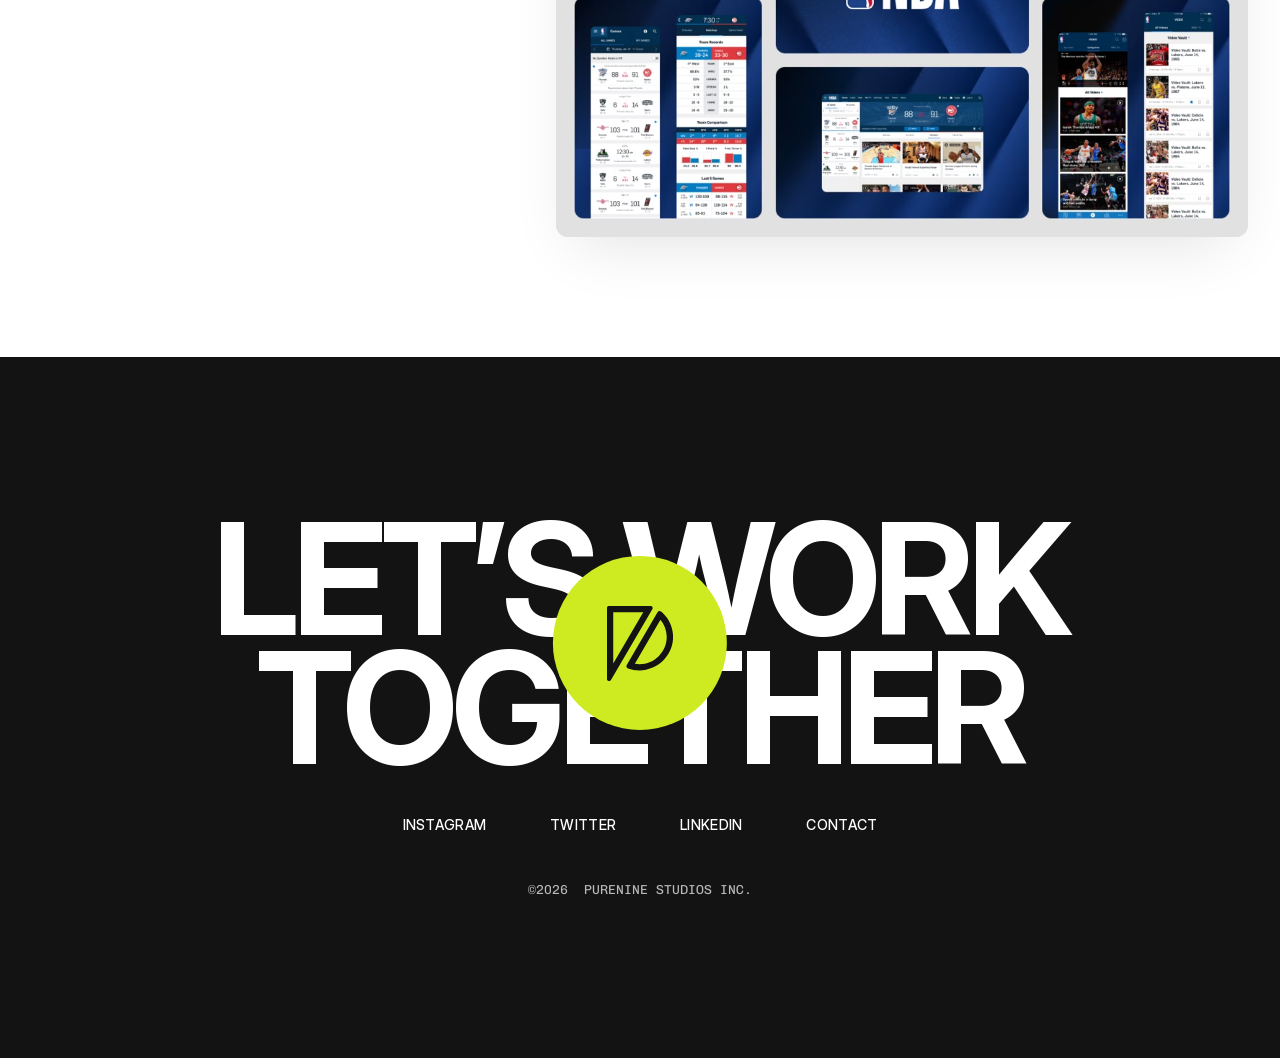
<file: nba.html>
<!doctype html>
<html lang="en">
<head>
  <meta charset="utf-8">
  <!-- Google Analytics (GA4: PURENINE.com - GA4) -->
  <script async src="https://www.googletagmanager.com/gtag/js?id=G-1FW40TCJGP"></script>
  <script>
    window.dataLayer = window.dataLayer || [];
    function gtag(){dataLayer.push(arguments);}
    gtag('js', new Date());
    gtag('config', 'G-1FW40TCJGP');
  </script>
  <meta name="viewport" content="width=device-width, initial-scale=1">
  <title>NBA Case Study: Art Direction &amp; Visual Design - Thomas Klinger</title>
  <meta name="description" content="NBA case study by Thomas Klinger (PURENINE), freelance creative director, UX/UI and visual designer: art direction, visual design and UX/UI for the NBA apps on desktop, iOS and Android, with Ready Set Rocket.">
  <meta name="keywords" content="NBA, NBA app, nba.com, Ready Set Rocket, sports app design, iOS app design, Android app design, Thomas Klinger, PURENINE, art direction, visual design, UX/UI, freelance creative director, UX designer, UI designer, visual designer, New York">
  <meta name="robots" content="index, follow, max-image-preview:large, max-snippet:-1, max-video-preview:-1">
  <meta name="theme-color" content="#ffffff">
  <meta name="author" content="Thomas Klinger">
  <meta name="creator" content="Thomas Klinger">
  <meta name="publisher" content="PURENINE">
  <meta name="application-name" content="PURENINE">
  <link rel="canonical" href="https://www.purenine.com/nba.html">
  <!-- Plain-language summary of the studio for AI assistants and AI search (see llms.txt) -->
  <link rel="alternate" type="text/plain" href="https://www.purenine.com/llms.txt" title="PURENINE — summary for AI assistants">

  <!-- Icons -->
  <link rel="icon" href="assets/favicon/favicon.jpg" type="image/jpeg" sizes="128x128">
  <link rel="apple-touch-icon" href="assets/favicon/apple-touch-icon.png">

  <!-- Open Graph -->
  <meta property="og:type" content="article">
  <meta property="og:site_name" content="PURENINE">
  <meta property="og:locale" content="en_US">
  <meta property="og:url" content="https://www.purenine.com/nba.html">
  <meta property="og:title" content="NBA Case Study: Art Direction &amp; Visual Design - Thomas Klinger">
  <meta property="og:description" content="NBA case study by Thomas Klinger (PURENINE), freelance creative director, UX/UI and visual designer: art direction, visual design and UX/UI for the NBA apps on desktop, iOS and Android, with Ready Set Rocket.">
  <meta property="og:image" content="https://www.purenine.com/assets/images/og-image.jpg">
  <meta property="og:image:width" content="1200">
  <meta property="og:image:height" content="630">
  <meta property="og:image:alt" content="PURENINE — the design studio of Thomas Klinger, freelance UX, UI &amp; visual designer">
  <meta property="article:author" content="https://www.purenine.com/">

  <!-- Twitter / X -->
  <meta name="twitter:card" content="summary_large_image">
  <meta name="twitter:site" content="@purenine">
  <meta name="twitter:creator" content="@purenine">
  <meta name="twitter:title" content="NBA Case Study: Art Direction &amp; Visual Design - Thomas Klinger">
  <meta name="twitter:description" content="NBA case study by Thomas Klinger (PURENINE), freelance creative director, UX/UI and visual designer: art direction, visual design and UX/UI for the NBA apps on desktop, iOS and Android, with Ready Set Rocket.">
  <meta name="twitter:image" content="https://www.purenine.com/assets/images/og-image.jpg">
  <meta name="twitter:image:alt" content="PURENINE — the design studio of Thomas Klinger">

  <script type="application/ld+json">
  {
    "@context": "https://schema.org",
    "@graph": [
      {
        "@type": "CreativeWork",
        "@id": "https://www.purenine.com/nba.html#work",
        "name": "NBA — Art Direction & Visual Design",
        "headline": "NBA Case Study: Art Direction & Visual Design",
        "description": "NBA case study by Thomas Klinger (PURENINE), freelance creative director, UX/UI and visual designer: art direction, visual design and UX/UI for the NBA apps on desktop, iOS and Android, with Ready Set Rocket.",
        "url": "https://www.purenine.com/nba.html",
        "image": "https://www.purenine.com/portfolio/nba/nba-1200x1500.jpg",
        "creator": {
          "@id": "https://www.purenine.com/#person"
        },
        "publisher": {
          "@id": "https://www.purenine.com/#studio"
        },
        "about": {
          "@type": "Organization",
          "name": "National Basketball Association",
          "url": "https://www.nba.com/"
        },
        "genre": [
          "Art Direction",
          "Visual Design",
          "UX/UI"
        ],
        "keywords": "NBA, sports app design, art direction, visual design, UX/UI, iOS, Android",
        "inLanguage": "en"
      },
      {
        "@type": "WebPage",
        "@id": "https://www.purenine.com/nba.html#webpage",
        "url": "https://www.purenine.com/nba.html",
        "name": "NBA Case Study: Art Direction &amp; Visual Design - Thomas Klinger",
        "description": "NBA case study by Thomas Klinger (PURENINE), freelance creative director, UX/UI and visual designer: art direction, visual design and UX/UI for the NBA apps on desktop, iOS and Android, with Ready Set Rocket.",
        "isPartOf": {
          "@id": "https://www.purenine.com/#website"
        },
        "mainEntity": {
          "@id": "https://www.purenine.com/nba.html#work"
        },
        "author": {
          "@id": "https://www.purenine.com/#person"
        },
        "breadcrumb": {
          "@id": "https://www.purenine.com/nba.html#breadcrumb"
        },
        "inLanguage": "en"
      },
      {
        "@type": "BreadcrumbList",
        "@id": "https://www.purenine.com/nba.html#breadcrumb",
        "itemListElement": [
          {
            "@type": "ListItem",
            "position": 1,
            "name": "Thomas Klinger — PURENINE",
            "item": "https://www.purenine.com/"
          },
          {
            "@type": "ListItem",
            "position": 2,
            "name": "Projects",
            "item": "https://www.purenine.com/#projects"
          },
          {
            "@type": "ListItem",
            "position": 3,
            "name": "NBA",
            "item": "https://www.purenine.com/nba.html"
          }
        ]
      },
      {
        "@type": "Person",
        "@id": "https://www.purenine.com/#person",
        "name": "Thomas Klinger",
        "url": "https://www.purenine.com/",
        "jobTitle": "Freelance UX, UI & Visual Designer",
        "worksFor": {
          "@id": "https://www.purenine.com/#studio"
        },
        "sameAs": [
          "https://www.linkedin.com/in/thomasklinger/",
          "https://www.instagram.com/purenine/",
          "https://x.com/purenine"
        ]
      },
      {
        "@type": "ProfessionalService",
        "@id": "https://www.purenine.com/#studio",
        "name": "PURENINE",
        "url": "https://www.purenine.com/",
        "email": "mailto:hello@purenine.com"
      }
    ]
  }
  </script>

  <link rel="preload" href="assets/fonts/InterDisplay-500.woff2" as="font" type="font/woff2" crossorigin>
  <link rel="preload" href="assets/fonts/InterDisplay-400.woff2" as="font" type="font/woff2" crossorigin>
  <link rel="preload" href="assets/fonts/ChivoMono-400.woff2" as="font" type="font/woff2" crossorigin>
  <link rel="stylesheet" href="css/fonts.css?v=430">
  <link rel="stylesheet" href="css/style.css?v=430">
  <script>
    (function (d, n) {
      d.classList.add('js');
      // Arriving through a page transition: start covered in white (no flash before JS runs)
      try {
        var nav = performance.getEntriesByType && performance.getEntriesByType('navigation')[0];
        var back = nav && nav.type === 'back_forward';
        if (back || sessionStorage.getItem('pn-transition') === '1' || /[?&]pt=1\b/.test(location.search)) {
          // Fallback fade (no native cross-page transitions, or a local file): start under white
          if (!('CSSViewTransitionRule' in window) || location.protocol === 'file:') d.classList.add('is-arriving');
        }
      } catch (e) {}
      // Chrome-engine browsers (Chrome, Edge, Brave, Opera) re-blur fixed overlays on
      // every scroll frame, so they get a lighter, blur-free version. iOS browsers all
      // use Safari's engine and are left out.
      var ua = n.userAgent;
      var ios = /iPad|iPhone|iPod/.test(ua) || (/Macintosh/.test(ua) && n.maxTouchPoints > 1);
      var blink = (n.userAgentData && n.userAgentData.brands && n.userAgentData.brands.some(function (b) { return /Chromium/.test(b.brand); })) || /Chrome\//.test(ua);
      if (blink && !ios) d.classList.add('is-blink');
    })(document.documentElement, navigator);
  </script>
</head>
<body class="page-case">
  <a class="skip-link" href="#main">Skip to content</a>

  <header class="nav" id="nav">
    <div class="nav__bar">
      <a class="nav__logo" href="index.html" aria-label="Home">
        <svg width="35" height="40" aria-hidden="true" focusable="false" viewBox="0 0 88 100" fill="none" xmlns="http://www.w3.org/2000/svg"><path d="M71.1964 18.4977C76.4065 24.7326 79.3869 32.5752 79.5398 40.7789C79.7185 50.4097 76.047 59.5509 69.2037 66.5197C62.3673 73.4803 53.2604 77.3576 43.5605 77.4375C43.4577 77.4375 43.355 77.4387 43.2523 77.4387C41.2035 77.4387 39.1757 77.2708 37.1818 76.9387L71.1976 18.4988M70.0687 6.80556C68.9877 6.80556 67.9242 7.35185 67.3323 8.36921L26.3997 78.691C25.4109 80.39 26.2315 82.5428 28.0924 83.2083C32.8262 84.8993 37.9301 85.8218 43.2523 85.8218C43.3784 85.8218 43.5033 85.8218 43.6294 85.8206C68.4028 85.618 88.4483 65.1852 87.993 40.6262C87.7467 27.3611 81.6283 15.5185 72.107 7.54745C71.5081 7.0463 70.7843 6.80671 70.0687 6.80671V6.80556ZM48.3457 8.3831L8.45433 76.7014V8.38194H48.3445M57.9219 0H2.93485C1.3145 0 0 1.30324 0 2.90972V97.0856C0 98.8877 1.4721 100 2.96637 100C3.87811 100 4.79919 99.5856 5.40041 98.662L60.3886 4.48611C61.6482 2.54977 60.2462 0 57.9219 0Z" fill="currentColor"/></svg>
      </a>
      <button class="nav__toggle" type="button" aria-expanded="false" aria-controls="menu" aria-label="Open menu">
        <span></span><span></span><span></span>
      </button>
    </div>

    <div class="nav__panel" id="menu" inert>
      <div class="nav__panel-inner">
        <div class="nav__open">
          <nav aria-label="Main">
            <ul class="menu">
              <li data-menu-item style="--i:0"><a class="menu__link" href="index.html#top"><span class="menu__num">( _01 )</span><span class="menu__label">Home</span></a></li>
              <li data-menu-item style="--i:1"><a class="menu__link" href="index.html#about"><span class="menu__num">( _02 )</span><span class="menu__label">Projects</span></a></li>
              <li data-menu-item style="--i:2"><a class="menu__link" href="studio.html"><span class="menu__num">( _03 )</span><span class="menu__label">Studio</span></a></li>
              <li data-menu-item style="--i:3"><a class="menu__link" href="contact.html"><span class="menu__num">( _04 )</span><span class="menu__label">Contact</span></a></li>
            </ul>
          </nav>
          <div class="nav__bottom" data-menu-item style="--i:4">
            <a class="mail-link t-h4" href="mailto:hello@purenine.com">hello@purenine.com</a>
            <ul class="social" aria-label="Social media">
              <li><a href="https://www.linkedin.com/in/thomasklinger/" target="_blank" rel="noopener noreferrer" aria-label="LinkedIn">LinkedIn</a></li>
              <li aria-hidden="true">/</li>
              <li><a href="https://www.instagram.com/purenine/" target="_blank" rel="noopener noreferrer" aria-label="Instagram">Instagram</a></li>
              <li aria-hidden="true">/</li>
              <li><a href="https://x.com/purenine" target="_blank" rel="noopener noreferrer" aria-label="Twitter">Twitter</a></li>
            </ul>
          </div>
        </div>
      </div>
    </div>
  </header>

  <main id="main">
    <!-- ============================== Case study ============================== -->
    <article class="case wrap" aria-labelledby="case-title">
      <!-- Left: sticky project info -->
      <aside class="case__info">
        <div class="case__sticky">
          <h1 class="case__title t-h1" id="case-title">NBA</h1>
          <p class="t-body">Partnered with Ready Set Rocket to design the NBA apps for desktop, iOS & Android.<br><br>Art direction & visual design for the new NBA apps.</p>

          <dl class="case__meta">
            <div><dt>Client</dt><dd>NBA</dd></div>
            <div><dt>Agency</dt><dd>Ready Set Rocket</dd></div>
            <div><dt>Services</dt><dd>Art Direction, Visual Design, UX/UI</dd></div>
            <div><dt>Live URL</dt><dd><a class="case__live" href="https://www.nba.com/" target="_blank" rel="noopener noreferrer">View NBA.com</a></dd></div>
          </dl>
        </div>
      </aside>

      <!-- Right: image stack -->
      <div class="case__media">
        <figure class="case__img" style="aspect-ratio: 1200 / 900">
          <picture>
            <source type="image/avif" srcset="portfolio/nba/nba-1200x900_1-960.avif 960w, portfolio/nba/nba-1200x900_1.avif 1200w" sizes="(max-width: 809px) calc(100vw - 32px), (max-width: 1199px) calc(100vw - 48px), min(996px, calc(100vw - 588px))">
            <img src="portfolio/nba/nba-1200x900_1.jpg" width="1200" height="900" fetchpriority="high" alt="A packed NBA arena shot from the upper deck, the scoreboard reading CLIPPERS WIN above the court">
          </picture>
        </figure>

        <figure class="case__img" style="aspect-ratio: 1200 / 900" data-reveal>
          <picture>
            <source type="image/avif" srcset="portfolio/nba/nba-1200x900_2-960.avif 960w, portfolio/nba/nba-1200x900_2.avif 1200w" sizes="(max-width: 809px) calc(100vw - 32px), (max-width: 1199px) calc(100vw - 48px), min(996px, calc(100vw - 588px))">
            <img src="portfolio/nba/nba-1200x900_2.jpg" width="1200" height="900" loading="lazy" alt="NBA design system collage: live game video player, player photography, typography, the NBA logo and nba.com scoreboard UI">
          </picture>
        </figure>

        <figure class="case__img" style="aspect-ratio: 1200 / 900" data-reveal>
          <picture>
            <source type="image/avif" srcset="portfolio/nba/nba-1200x900_3-960.avif 960w, portfolio/nba/nba-1200x900_3.avif 1200w" sizes="(max-width: 809px) calc(100vw - 32px), (max-width: 1199px) calc(100vw - 48px), min(996px, calc(100vw - 588px))">
            <img src="portfolio/nba/nba-1200x900_3.jpg" width="1200" height="900" loading="lazy" alt="NBA app screens on phone and tablet: box scores, game feed, team stats and video vault, around the NBA logo">
          </picture>
        </figure>

        <!-- Placeholder: add project images here (copy a figure above; each needs a .jpg + .avif + -960.avif) -->

      </div>
    </article>
  </main>

  <footer class="footer" id="contact">
    <div class="footer__inner">
      <h2 class="footer__title" data-reveal>
        <span class="footer__line">Let’s work</span>
        <span class="footer__line">together</span>
        <a class="footer__badge" href="contact.html" aria-label="Contact PURENINE"><svg width="88" height="100" aria-hidden="true" focusable="false" viewBox="0 0 88 100" fill="none" xmlns="http://www.w3.org/2000/svg"><path d="M71.1964 18.4977C76.4065 24.7326 79.3869 32.5752 79.5398 40.7789C79.7185 50.4097 76.047 59.5509 69.2037 66.5197C62.3673 73.4803 53.2604 77.3576 43.5605 77.4375C43.4577 77.4375 43.355 77.4387 43.2523 77.4387C41.2035 77.4387 39.1757 77.2708 37.1818 76.9387L71.1976 18.4988M70.0687 6.80556C68.9877 6.80556 67.9242 7.35185 67.3323 8.36921L26.3997 78.691C25.4109 80.39 26.2315 82.5428 28.0924 83.2083C32.8262 84.8993 37.9301 85.8218 43.2523 85.8218C43.3784 85.8218 43.5033 85.8218 43.6294 85.8206C68.4028 85.618 88.4483 65.1852 87.993 40.6262C87.7467 27.3611 81.6283 15.5185 72.107 7.54745C71.5081 7.0463 70.7843 6.80671 70.0687 6.80671V6.80556ZM48.3457 8.3831L8.45433 76.7014V8.38194H48.3445M57.9219 0H2.93485C1.3145 0 0 1.30324 0 2.90972V97.0856C0 98.8877 1.4721 100 2.96637 100C3.87811 100 4.79919 99.5856 5.40041 98.662L60.3886 4.48611C61.6482 2.54977 60.2462 0 57.9219 0Z" fill="currentColor"/></svg></a>
      </h2>

      <nav class="footer__links" aria-label="Footer">
        <ul>
          <li><a href="https://www.instagram.com/purenine/" target="_blank" rel="noopener noreferrer">Instagram</a></li>
          <li><a href="https://x.com/purenine" target="_blank" rel="noopener noreferrer">Twitter</a></li>
          <li><a href="https://www.linkedin.com/in/thomasklinger/" target="_blank" rel="noopener noreferrer">LinkedIn</a></li>
          <li><a href="contact.html">Contact</a></li>
        </ul>
      </nav>

      <p class="footer__copy">©2026&nbsp; PURENINE Studios Inc.</p>
    </div>
  </footer>

  <!-- Progressive blur along the bottom edge of the viewport -->
  <div class="bottom-blur" aria-hidden="true">
    <div></div><div></div><div></div><div></div><div></div><div></div><div></div><div></div>
  </div>

  <script src="js/main.js?v=430" defer></script>
</body>
</html>
</file>
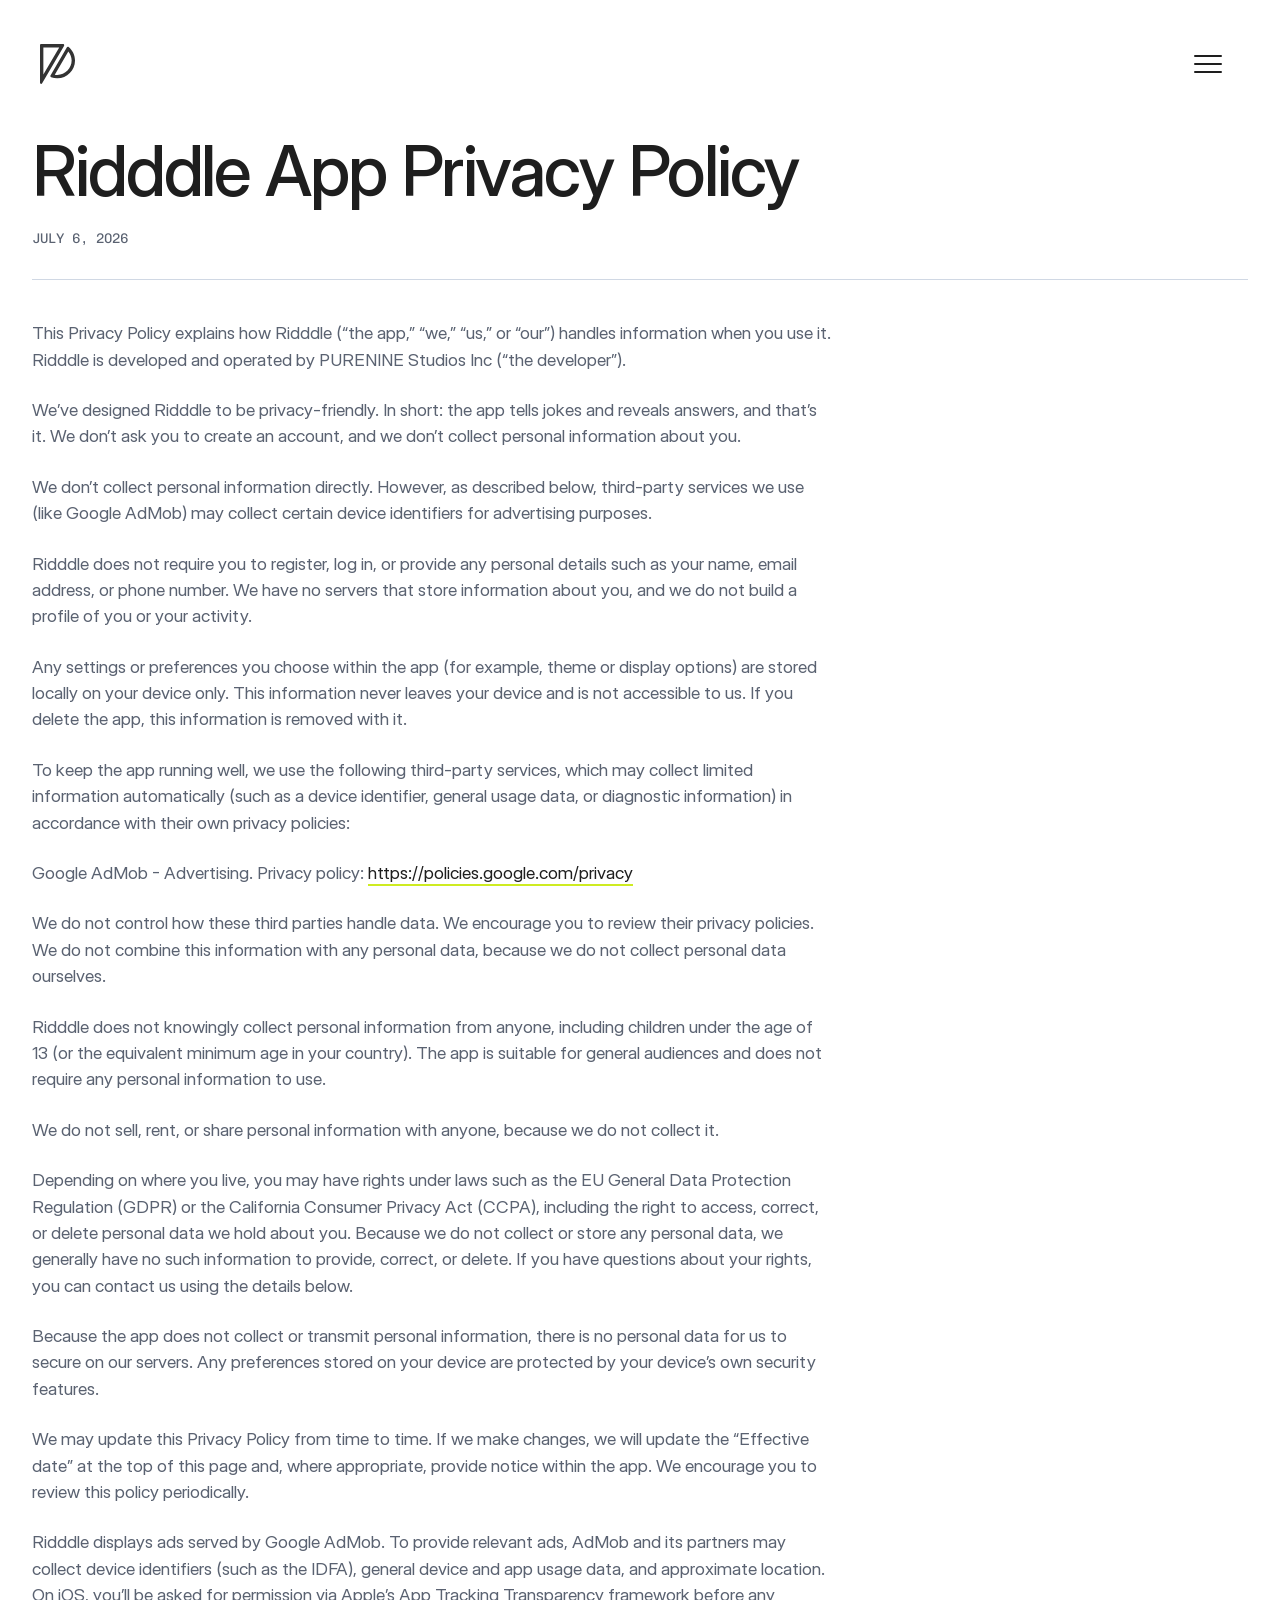
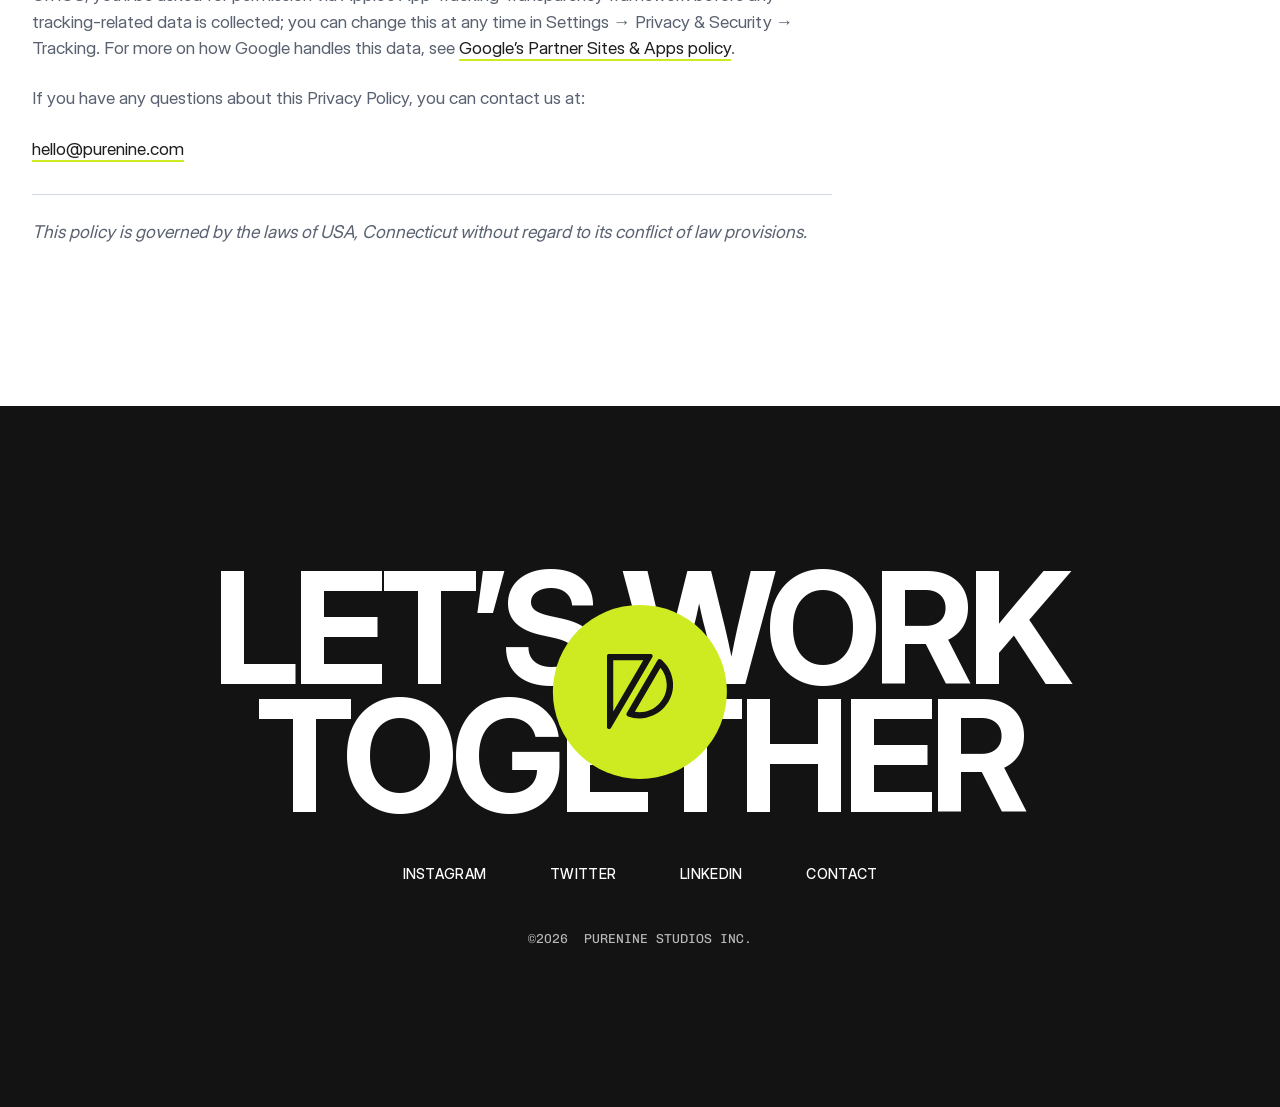
<file: ridddle-privacy.html>
<!doctype html>
<html lang="en">
<head>
  <meta charset="utf-8">
  <!-- Google Analytics (GA4: PURENINE.com - GA4) -->
  <script async src="https://www.googletagmanager.com/gtag/js?id=G-1FW40TCJGP"></script>
  <script>
    window.dataLayer = window.dataLayer || [];
    function gtag(){dataLayer.push(arguments);}
    gtag('js', new Date());
    gtag('config', 'G-1FW40TCJGP');
  </script>
  <meta name="viewport" content="width=device-width, initial-scale=1">
  <title>Ridddle App Privacy Policy - PURENINE</title>
  <meta name="description" content="Privacy policy for Ridddle, the joke-and-riddle app developed and operated by PURENINE Studios Inc. No accounts, no personal data collected.">
  <meta name="robots" content="index, follow, max-image-preview:large, max-snippet:-1, max-video-preview:-1">
  <meta name="theme-color" content="#ffffff">
  <meta name="author" content="Thomas Klinger">
  <meta name="publisher" content="PURENINE">
  <link rel="canonical" href="https://www.purenine.com/ridddle-privacy">
  <link rel="alternate" type="text/plain" href="https://www.purenine.com/llms.txt" title="PURENINE — summary for AI assistants">
  <link rel="icon" href="assets/favicon/favicon.jpg" type="image/jpeg" sizes="128x128">
  <link rel="apple-touch-icon" href="assets/favicon/apple-touch-icon.png">

  <!-- Open Graph -->
  <meta property="og:type" content="website">
  <meta property="og:site_name" content="PURENINE">
  <meta property="og:locale" content="en_US">
  <meta property="og:url" content="https://www.purenine.com/ridddle-privacy">
  <meta property="og:title" content="Ridddle App Privacy Policy - PURENINE">
  <meta property="og:description" content="Privacy policy for Ridddle, the joke-and-riddle app developed and operated by PURENINE Studios Inc. No accounts, no personal data collected.">
  <meta property="og:image" content="https://www.purenine.com/assets/images/og-image.jpg">
  <meta property="og:image:alt" content="PURENINE — the design studio of Thomas Klinger">

  <!-- Twitter / X -->
  <meta name="twitter:card" content="summary_large_image">
  <meta name="twitter:site" content="@purenine">
  <meta name="twitter:creator" content="@purenine">
  <meta name="twitter:title" content="Ridddle App Privacy Policy - PURENINE">
  <meta name="twitter:description" content="Privacy policy for Ridddle, the joke-and-riddle app developed and operated by PURENINE Studios Inc. No accounts, no personal data collected.">
  <meta name="twitter:image" content="https://www.purenine.com/assets/images/og-image.jpg">

  <script type="application/ld+json">
  {
    "@context": "https://schema.org",
    "@graph": [
      {
        "@type": "WebPage",
        "@id": "https://www.purenine.com/ridddle-privacy#webpage",
        "url": "https://www.purenine.com/ridddle-privacy",
        "name": "Ridddle App Privacy Policy - PURENINE",
        "description": "Privacy policy for Ridddle, the joke-and-riddle app developed and operated by PURENINE Studios Inc. No accounts, no personal data collected.",
        "isPartOf": {
          "@id": "https://www.purenine.com/#website"
        },
        "about": {
          "@id": "https://www.purenine.com/#studio"
        },
        "inLanguage": "en"
      },
      {
        "@type": "ProfessionalService",
        "@id": "https://www.purenine.com/#studio",
        "name": "PURENINE",
        "url": "https://www.purenine.com/",
        "email": "mailto:hello@purenine.com"
      }
    ]
  }
  </script>

  <link rel="preload" href="assets/fonts/InterDisplay-500.woff2" as="font" type="font/woff2" crossorigin>
  <link rel="preload" href="assets/fonts/InterDisplay-400.woff2" as="font" type="font/woff2" crossorigin>
  <link rel="preload" href="assets/fonts/ChivoMono-400.woff2" as="font" type="font/woff2" crossorigin>
  <link rel="stylesheet" href="css/fonts.css?v=430">
  <link rel="stylesheet" href="css/style.css?v=430">
  <script>
    (function (d, n) {
      d.classList.add('js');
      // Arriving through a page transition: start covered in white (no flash before JS runs)
      try {
        var nav = performance.getEntriesByType && performance.getEntriesByType('navigation')[0];
        var back = nav && nav.type === 'back_forward';
        if (back || sessionStorage.getItem('pn-transition') === '1' || /[?&]pt=1\b/.test(location.search)) {
          // Fallback fade (no native cross-page transitions, or a local file): start under white
          if (!('CSSViewTransitionRule' in window) || location.protocol === 'file:') d.classList.add('is-arriving');
        }
      } catch (e) {}
      // Chrome-engine browsers (Chrome, Edge, Brave, Opera) re-blur fixed overlays on
      // every scroll frame, so they get a lighter, blur-free version. iOS browsers all
      // use Safari's engine and are left out.
      var ua = n.userAgent;
      var ios = /iPad|iPhone|iPod/.test(ua) || (/Macintosh/.test(ua) && n.maxTouchPoints > 1);
      var blink = (n.userAgentData && n.userAgentData.brands && n.userAgentData.brands.some(function (b) { return /Chromium/.test(b.brand); })) || /Chrome\//.test(ua);
      if (blink && !ios) d.classList.add('is-blink');
    })(document.documentElement, navigator);
  </script>
</head>
<body class="page-legal">
  <a class="skip-link" href="#main">Skip to content</a>

  <header class="nav" id="nav">
    <div class="nav__bar">
      <a class="nav__logo" href="index.html" aria-label="Home">
        <svg width="35" height="40" aria-hidden="true" focusable="false" viewBox="0 0 88 100" fill="none" xmlns="http://www.w3.org/2000/svg"><path d="M71.1964 18.4977C76.4065 24.7326 79.3869 32.5752 79.5398 40.7789C79.7185 50.4097 76.047 59.5509 69.2037 66.5197C62.3673 73.4803 53.2604 77.3576 43.5605 77.4375C43.4577 77.4375 43.355 77.4387 43.2523 77.4387C41.2035 77.4387 39.1757 77.2708 37.1818 76.9387L71.1976 18.4988M70.0687 6.80556C68.9877 6.80556 67.9242 7.35185 67.3323 8.36921L26.3997 78.691C25.4109 80.39 26.2315 82.5428 28.0924 83.2083C32.8262 84.8993 37.9301 85.8218 43.2523 85.8218C43.3784 85.8218 43.5033 85.8218 43.6294 85.8206C68.4028 85.618 88.4483 65.1852 87.993 40.6262C87.7467 27.3611 81.6283 15.5185 72.107 7.54745C71.5081 7.0463 70.7843 6.80671 70.0687 6.80671V6.80556ZM48.3457 8.3831L8.45433 76.7014V8.38194H48.3445M57.9219 0H2.93485C1.3145 0 0 1.30324 0 2.90972V97.0856C0 98.8877 1.4721 100 2.96637 100C3.87811 100 4.79919 99.5856 5.40041 98.662L60.3886 4.48611C61.6482 2.54977 60.2462 0 57.9219 0Z" fill="currentColor"/></svg>
      </a>
      <button class="nav__toggle" type="button" aria-expanded="false" aria-controls="menu" aria-label="Open menu">
        <span></span><span></span><span></span>
      </button>
    </div>

    <div class="nav__panel" id="menu" inert>
      <div class="nav__panel-inner">
        <div class="nav__open">
          <nav aria-label="Main">
            <ul class="menu">
              <li data-menu-item style="--i:0"><a class="menu__link" href="index.html#top"><span class="menu__num">( _01 )</span><span class="menu__label">Home</span></a></li>
              <li data-menu-item style="--i:1"><a class="menu__link" href="index.html#about"><span class="menu__num">( _02 )</span><span class="menu__label">Projects</span></a></li>
              <li data-menu-item style="--i:2"><a class="menu__link" href="studio.html"><span class="menu__num">( _03 )</span><span class="menu__label">Studio</span></a></li>
              <li data-menu-item style="--i:3"><a class="menu__link" href="contact.html"><span class="menu__num">( _04 )</span><span class="menu__label">Contact</span></a></li>
            </ul>
          </nav>
          <div class="nav__bottom" data-menu-item style="--i:4">
            <a class="mail-link t-h4" href="mailto:hello@purenine.com">hello@purenine.com</a>
            <ul class="social" aria-label="Social media">
              <li><a href="https://www.linkedin.com/in/thomasklinger/" target="_blank" rel="noopener noreferrer" aria-label="LinkedIn">LinkedIn</a></li>
              <li aria-hidden="true">/</li>
              <li><a href="https://www.instagram.com/purenine/" target="_blank" rel="noopener noreferrer" aria-label="Instagram">Instagram</a></li>
              <li aria-hidden="true">/</li>
              <li><a href="https://x.com/purenine" target="_blank" rel="noopener noreferrer" aria-label="Twitter">Twitter</a></li>
            </ul>
          </div>
        </div>
      </div>
    </div>
  </header>

    <main id="main">
    <article class="legal wrap" aria-labelledby="legal-title">
      <header class="legal__head">
        <h1 class="legal__title t-h1" id="legal-title" data-reveal data-logo-stop>Ridddle App Privacy Policy</h1>
        <p class="legal__date" data-reveal="fade" style="--delay:.08s">July 6, 2026</p>
      </header>

      <div class="legal__body" data-reveal style="--delay:.12s">
        <p>This Privacy Policy explains how Ridddle (“the app,” “we,” “us,” or “our”) handles information when you use it. Ridddle is developed and operated by PURENINE Studios Inc (“the developer”).</p>

        <p>We’ve designed Ridddle to be privacy-friendly. In short: the app tells jokes and reveals answers, and that’s it. We don’t ask you to create an account, and we don’t collect personal information about you.</p>

        <p>We don’t collect personal information directly. However, as described below, third-party services we use (like Google AdMob) may collect certain device identifiers for advertising purposes.</p>

        <p>Ridddle does not require you to register, log in, or provide any personal details such as your name, email address, or phone number. We have no servers that store information about you, and we do not build a profile of you or your activity.</p>

        <p>Any settings or preferences you choose within the app (for example, theme or display options) are stored locally on your device only. This information never leaves your device and is not accessible to us. If you delete the app, this information is removed with it.</p>

        <p>To keep the app running well, we use the following third-party services, which may collect limited information automatically (such as a device identifier, general usage data, or diagnostic information) in accordance with their own privacy policies:</p>

        <p>Google AdMob - Advertising. Privacy policy: <a href="https://policies.google.com/privacy" target="_blank" rel="noopener noreferrer">https://policies.google.com/privacy</a></p>

        <p>We do not control how these third parties handle data. We encourage you to review their privacy policies. We do not combine this information with any personal data, because we do not collect personal data ourselves.</p>

        <p>Ridddle does not knowingly collect personal information from anyone, including children under the age of 13 (or the equivalent minimum age in your country). The app is suitable for general audiences and does not require any personal information to use.</p>

        <p>We do not sell, rent, or share personal information with anyone, because we do not collect it.</p>

        <p>Depending on where you live, you may have rights under laws such as the EU General Data Protection Regulation (GDPR) or the California Consumer Privacy Act (CCPA), including the right to access, correct, or delete personal data we hold about you. Because we do not collect or store any personal data, we generally have no such information to provide, correct, or delete. If you have questions about your rights, you can contact us using the details below.</p>

        <p>Because the app does not collect or transmit personal information, there is no personal data for us to secure on our servers. Any preferences stored on your device are protected by your device’s own security features.</p>

        <p>We may update this Privacy Policy from time to time. If we make changes, we will update the “Effective date” at the top of this page and, where appropriate, provide notice within the app. We encourage you to review this policy periodically.</p>

        <p>Ridddle displays ads served by Google AdMob. To provide relevant ads, AdMob and its partners may collect device identifiers (such as the IDFA), general device and app usage data, and approximate location. On iOS, you’ll be asked for permission via Apple’s App Tracking Transparency framework before any tracking-related data is collected; you can change this at any time in Settings → Privacy &amp; Security → Tracking. For more on how Google handles this data, see <a href="https://policies.google.com/technologies/partner-sites" target="_blank" rel="noopener noreferrer">Google’s Partner Sites &amp; Apps policy</a>.</p>

        <p>If you have any questions about this Privacy Policy, you can contact us at:</p>

        <p><a href="mailto:hello@purenine.com">hello@purenine.com</a></p>

        <hr class="legal__rule">

        <p class="legal__note"><em>This policy is governed by the laws of USA, Connecticut without regard to its conflict of law provisions.</em></p>
      </div>
    </article>
  </main>


  <footer class="footer" id="contact">
    <div class="footer__inner">
      <h2 class="footer__title" data-reveal>
        <span class="footer__line">Let’s work</span>
        <span class="footer__line">together</span>
        <a class="footer__badge" href="contact.html" aria-label="Contact PURENINE"><svg width="88" height="100" aria-hidden="true" focusable="false" viewBox="0 0 88 100" fill="none" xmlns="http://www.w3.org/2000/svg"><path d="M71.1964 18.4977C76.4065 24.7326 79.3869 32.5752 79.5398 40.7789C79.7185 50.4097 76.047 59.5509 69.2037 66.5197C62.3673 73.4803 53.2604 77.3576 43.5605 77.4375C43.4577 77.4375 43.355 77.4387 43.2523 77.4387C41.2035 77.4387 39.1757 77.2708 37.1818 76.9387L71.1976 18.4988M70.0687 6.80556C68.9877 6.80556 67.9242 7.35185 67.3323 8.36921L26.3997 78.691C25.4109 80.39 26.2315 82.5428 28.0924 83.2083C32.8262 84.8993 37.9301 85.8218 43.2523 85.8218C43.3784 85.8218 43.5033 85.8218 43.6294 85.8206C68.4028 85.618 88.4483 65.1852 87.993 40.6262C87.7467 27.3611 81.6283 15.5185 72.107 7.54745C71.5081 7.0463 70.7843 6.80671 70.0687 6.80671V6.80556ZM48.3457 8.3831L8.45433 76.7014V8.38194H48.3445M57.9219 0H2.93485C1.3145 0 0 1.30324 0 2.90972V97.0856C0 98.8877 1.4721 100 2.96637 100C3.87811 100 4.79919 99.5856 5.40041 98.662L60.3886 4.48611C61.6482 2.54977 60.2462 0 57.9219 0Z" fill="currentColor"/></svg></a>
      </h2>

      <nav class="footer__links" aria-label="Footer">
        <ul>
          <li><a href="https://www.instagram.com/purenine/" target="_blank" rel="noopener noreferrer">Instagram</a></li>
          <li><a href="https://x.com/purenine" target="_blank" rel="noopener noreferrer">Twitter</a></li>
          <li><a href="https://www.linkedin.com/in/thomasklinger/" target="_blank" rel="noopener noreferrer">LinkedIn</a></li>
          <li><a href="contact.html">Contact</a></li>
        </ul>
      </nav>

      <p class="footer__copy">©2026&nbsp; PURENINE Studios Inc.</p>
    </div>
  </footer>

  <!-- Progressive blur along the bottom edge of the viewport -->
  <div class="bottom-blur" aria-hidden="true">
    <div></div><div></div><div></div><div></div><div></div><div></div><div></div><div></div>
  </div>

  <script src="js/main.js?v=430" defer></script>
</body>
</html>
</file>
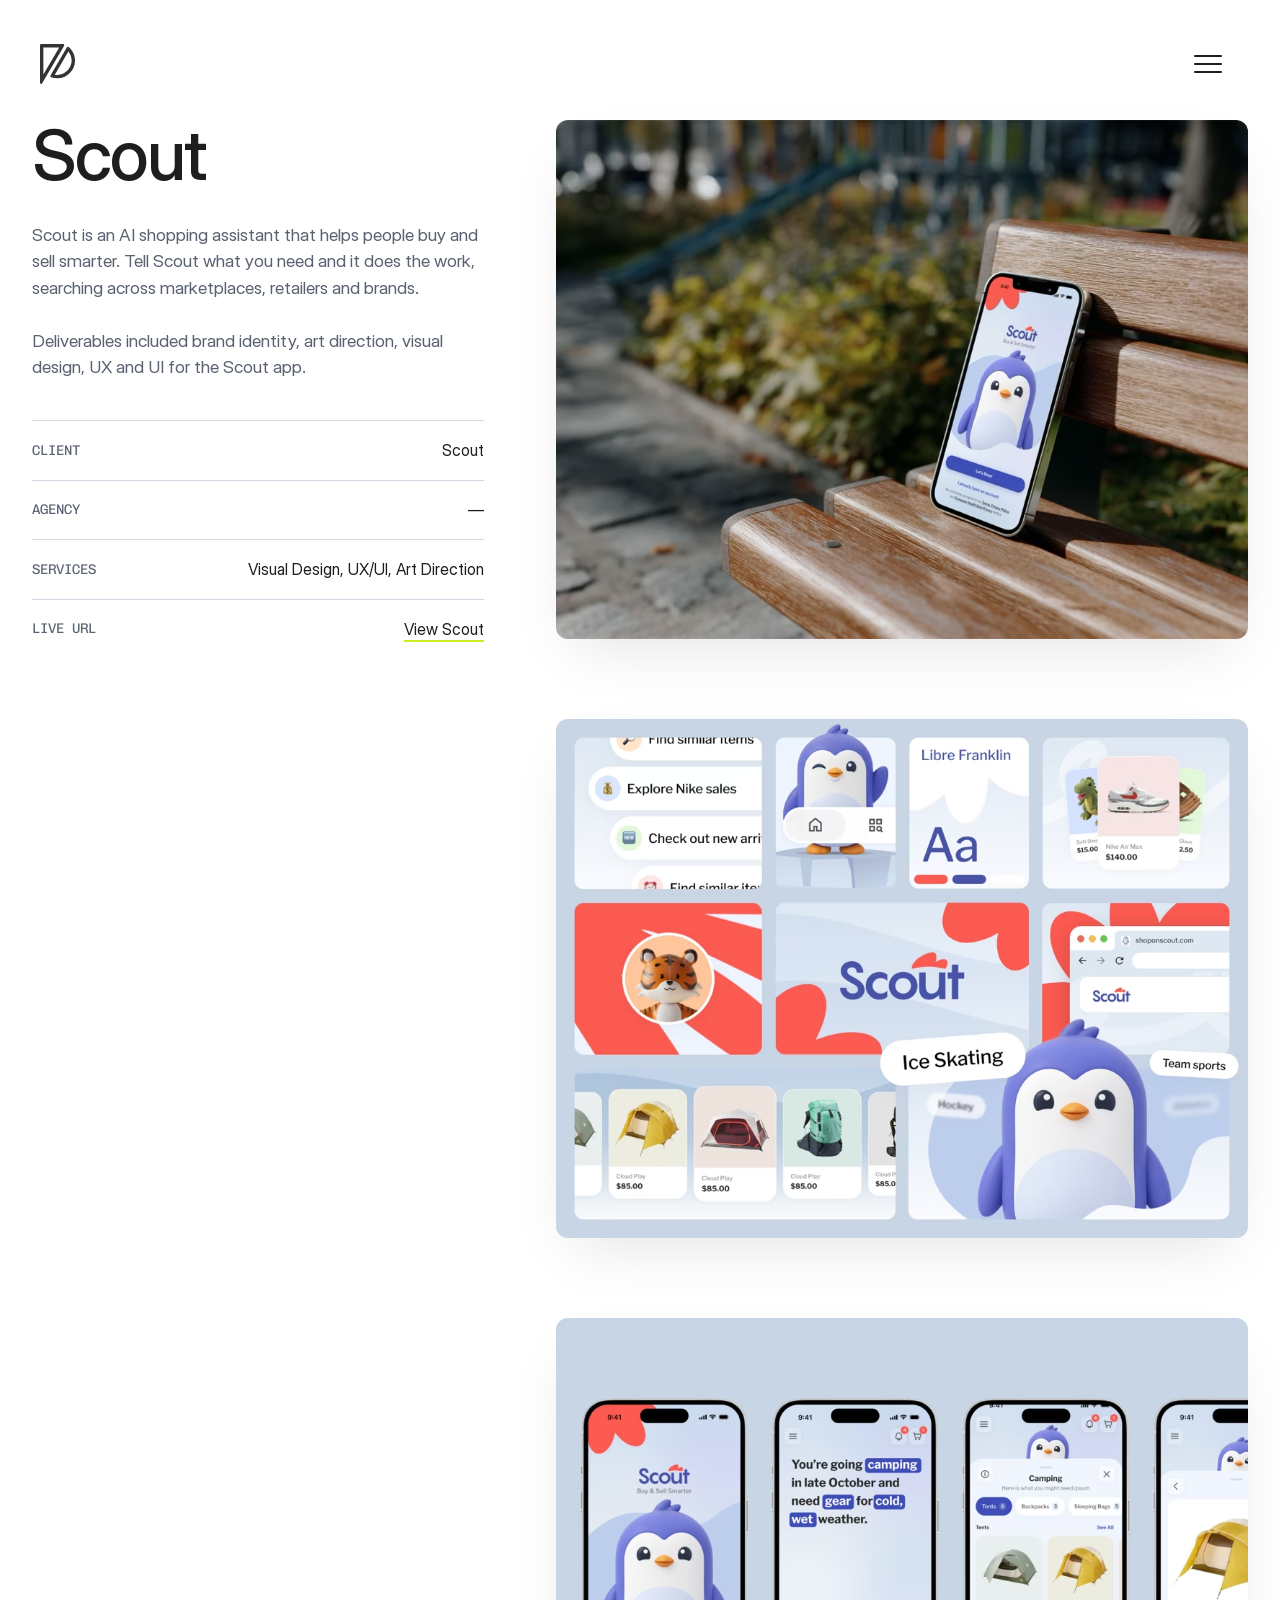
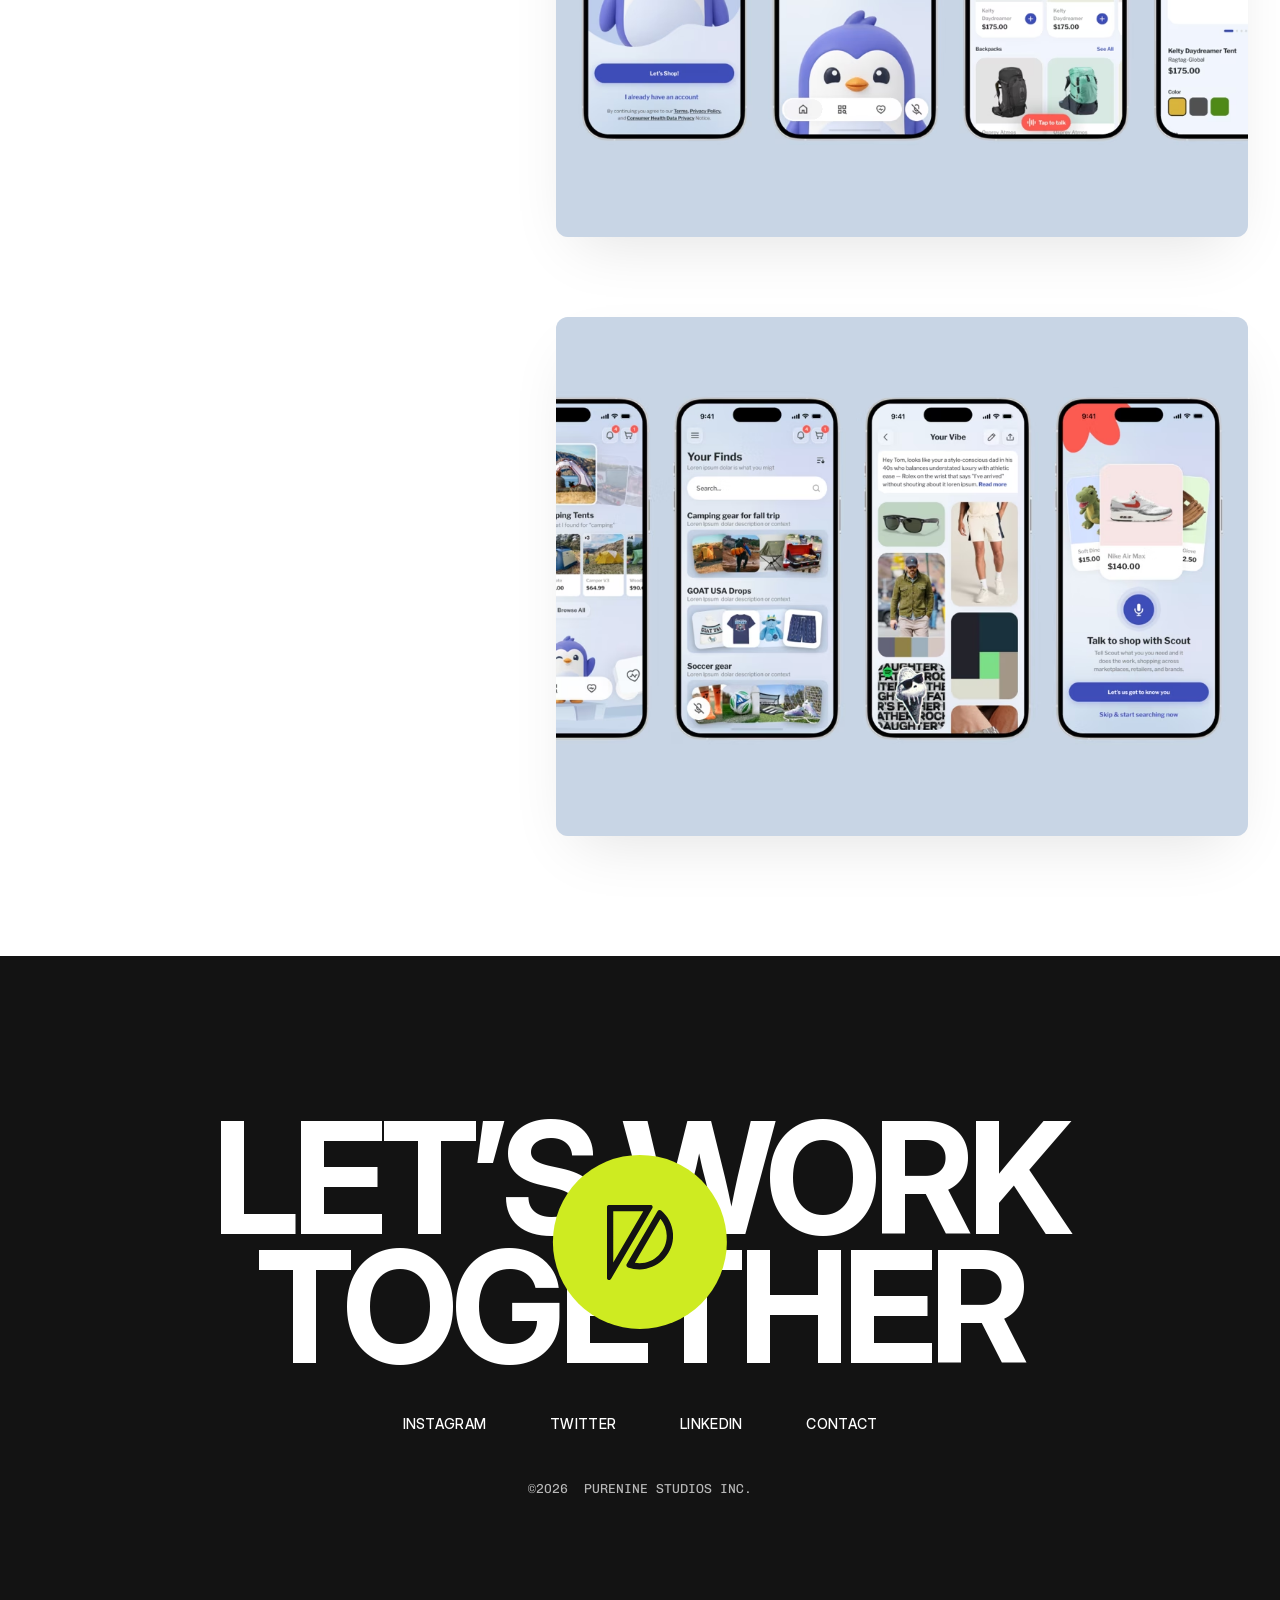
<file: scout.html>
<!doctype html>
<html lang="en">
<head>
  <meta charset="utf-8">
  <!-- Google Analytics (GA4: PURENINE.com - GA4) -->
  <script async src="https://www.googletagmanager.com/gtag/js?id=G-1FW40TCJGP"></script>
  <script>
    window.dataLayer = window.dataLayer || [];
    function gtag(){dataLayer.push(arguments);}
    gtag('js', new Date());
    gtag('config', 'G-1FW40TCJGP');
  </script>
  <meta name="viewport" content="width=device-width, initial-scale=1">
  <title>Scout Case Study: Visual Design &amp; UX/UI - Thomas Klinger</title>
  <meta name="description" content="Scout case study by Thomas Klinger (PURENINE), freelance creative director, UX/UI and visual designer: visual design, UX/UI and art direction for Scout, an AI shopping app.">
  <meta name="keywords" content="Scout, shoponscout.com, shopping app, AI app design, brand design, Thomas Klinger, PURENINE, visual design, UX/UI, art direction, freelance creative director, UX designer, UI designer, visual designer, New York">
  <meta name="robots" content="index, follow, max-image-preview:large, max-snippet:-1, max-video-preview:-1">
  <meta name="theme-color" content="#ffffff">
  <meta name="author" content="Thomas Klinger">
  <meta name="creator" content="Thomas Klinger">
  <meta name="publisher" content="PURENINE">
  <meta name="application-name" content="PURENINE">
  <link rel="canonical" href="https://www.purenine.com/scout.html">
  <!-- Plain-language summary of the studio for AI assistants and AI search (see llms.txt) -->
  <link rel="alternate" type="text/plain" href="https://www.purenine.com/llms.txt" title="PURENINE — summary for AI assistants">

  <!-- Icons -->
  <link rel="icon" href="assets/favicon/favicon.jpg" type="image/jpeg" sizes="128x128">
  <link rel="apple-touch-icon" href="assets/favicon/apple-touch-icon.png">

  <!-- Open Graph -->
  <meta property="og:type" content="article">
  <meta property="og:site_name" content="PURENINE">
  <meta property="og:locale" content="en_US">
  <meta property="og:url" content="https://www.purenine.com/scout.html">
  <meta property="og:title" content="Scout Case Study: Visual Design &amp; UX/UI - Thomas Klinger">
  <meta property="og:description" content="Scout case study by Thomas Klinger (PURENINE), freelance creative director, UX/UI and visual designer: visual design, UX/UI and art direction for Scout, an AI shopping app.">
  <meta property="og:image" content="https://www.purenine.com/assets/images/og-image.jpg">
  <meta property="og:image:width" content="1200">
  <meta property="og:image:height" content="630">
  <meta property="og:image:alt" content="PURENINE — the design studio of Thomas Klinger, freelance UX, UI &amp; visual designer">
  <meta property="article:author" content="https://www.purenine.com/">

  <!-- Twitter / X -->
  <meta name="twitter:card" content="summary_large_image">
  <meta name="twitter:site" content="@purenine">
  <meta name="twitter:creator" content="@purenine">
  <meta name="twitter:title" content="Scout Case Study: Visual Design &amp; UX/UI - Thomas Klinger">
  <meta name="twitter:description" content="Scout case study by Thomas Klinger (PURENINE), freelance creative director, UX/UI and visual designer: visual design, UX/UI and art direction for Scout, an AI shopping app.">
  <meta name="twitter:image" content="https://www.purenine.com/assets/images/og-image.jpg">
  <meta name="twitter:image:alt" content="PURENINE — the design studio of Thomas Klinger">

  <script type="application/ld+json">
  {
    "@context": "https://schema.org",
    "@graph": [
      {
        "@type": "CreativeWork",
        "@id": "https://www.purenine.com/scout.html#work",
        "name": "Scout — Visual Design & UX/UI",
        "headline": "Scout Case Study: Visual Design & UX/UI",
        "description": "Scout case study by Thomas Klinger (PURENINE), freelance creative director, UX/UI and visual designer: visual design, UX/UI and art direction for Scout, an AI shopping app.",
        "url": "https://www.purenine.com/scout.html",
        "image": "https://www.purenine.com/portfolio/scout/scout-1200x1500.jpg",
        "creator": {
          "@id": "https://www.purenine.com/#person"
        },
        "publisher": {
          "@id": "https://www.purenine.com/#studio"
        },
        "about": {
          "@type": "Organization",
          "name": "Scout",
          "url": "https://shoponscout.com/"
        },
        "genre": [
          "Visual Design",
          "UX/UI",
          "Art Direction"
        ],
        "keywords": "Scout, shopping app, AI app design, brand design, visual design, UX/UI, art direction",
        "inLanguage": "en"
      },
      {
        "@type": "WebPage",
        "@id": "https://www.purenine.com/scout.html#webpage",
        "url": "https://www.purenine.com/scout.html",
        "name": "Scout Case Study: Visual Design &amp; UX/UI - Thomas Klinger",
        "description": "Scout case study by Thomas Klinger (PURENINE), freelance creative director, UX/UI and visual designer: visual design, UX/UI and art direction for Scout, an AI shopping app.",
        "isPartOf": {
          "@id": "https://www.purenine.com/#website"
        },
        "mainEntity": {
          "@id": "https://www.purenine.com/scout.html#work"
        },
        "author": {
          "@id": "https://www.purenine.com/#person"
        },
        "breadcrumb": {
          "@id": "https://www.purenine.com/scout.html#breadcrumb"
        },
        "inLanguage": "en"
      },
      {
        "@type": "BreadcrumbList",
        "@id": "https://www.purenine.com/scout.html#breadcrumb",
        "itemListElement": [
          {
            "@type": "ListItem",
            "position": 1,
            "name": "Thomas Klinger — PURENINE",
            "item": "https://www.purenine.com/"
          },
          {
            "@type": "ListItem",
            "position": 2,
            "name": "Projects",
            "item": "https://www.purenine.com/#projects"
          },
          {
            "@type": "ListItem",
            "position": 3,
            "name": "Scout",
            "item": "https://www.purenine.com/scout.html"
          }
        ]
      },
      {
        "@type": "Person",
        "@id": "https://www.purenine.com/#person",
        "name": "Thomas Klinger",
        "url": "https://www.purenine.com/",
        "jobTitle": "Freelance UX, UI & Visual Designer",
        "worksFor": {
          "@id": "https://www.purenine.com/#studio"
        },
        "sameAs": [
          "https://www.linkedin.com/in/thomasklinger/",
          "https://www.instagram.com/purenine/",
          "https://x.com/purenine"
        ]
      },
      {
        "@type": "ProfessionalService",
        "@id": "https://www.purenine.com/#studio",
        "name": "PURENINE",
        "url": "https://www.purenine.com/",
        "email": "mailto:hello@purenine.com"
      }
    ]
  }
  </script>

  <link rel="preload" href="assets/fonts/InterDisplay-500.woff2" as="font" type="font/woff2" crossorigin>
  <link rel="preload" href="assets/fonts/InterDisplay-400.woff2" as="font" type="font/woff2" crossorigin>
  <link rel="preload" href="assets/fonts/ChivoMono-400.woff2" as="font" type="font/woff2" crossorigin>
  <link rel="stylesheet" href="css/fonts.css?v=430">
  <link rel="stylesheet" href="css/style.css?v=430">
  <script>
    (function (d, n) {
      d.classList.add('js');
      // Arriving through a page transition: start covered in white (no flash before JS runs)
      try {
        var nav = performance.getEntriesByType && performance.getEntriesByType('navigation')[0];
        var back = nav && nav.type === 'back_forward';
        if (back || sessionStorage.getItem('pn-transition') === '1' || /[?&]pt=1\b/.test(location.search)) {
          // Fallback fade (no native cross-page transitions, or a local file): start under white
          if (!('CSSViewTransitionRule' in window) || location.protocol === 'file:') d.classList.add('is-arriving');
        }
      } catch (e) {}
      // Chrome-engine browsers (Chrome, Edge, Brave, Opera) re-blur fixed overlays on
      // every scroll frame, so they get a lighter, blur-free version. iOS browsers all
      // use Safari's engine and are left out.
      var ua = n.userAgent;
      var ios = /iPad|iPhone|iPod/.test(ua) || (/Macintosh/.test(ua) && n.maxTouchPoints > 1);
      var blink = (n.userAgentData && n.userAgentData.brands && n.userAgentData.brands.some(function (b) { return /Chromium/.test(b.brand); })) || /Chrome\//.test(ua);
      if (blink && !ios) d.classList.add('is-blink');
    })(document.documentElement, navigator);
  </script>
</head>
<body class="page-case">
  <a class="skip-link" href="#main">Skip to content</a>

  <header class="nav" id="nav">
    <div class="nav__bar">
      <a class="nav__logo" href="index.html" aria-label="Home">
        <svg width="35" height="40" aria-hidden="true" focusable="false" viewBox="0 0 88 100" fill="none" xmlns="http://www.w3.org/2000/svg"><path d="M71.1964 18.4977C76.4065 24.7326 79.3869 32.5752 79.5398 40.7789C79.7185 50.4097 76.047 59.5509 69.2037 66.5197C62.3673 73.4803 53.2604 77.3576 43.5605 77.4375C43.4577 77.4375 43.355 77.4387 43.2523 77.4387C41.2035 77.4387 39.1757 77.2708 37.1818 76.9387L71.1976 18.4988M70.0687 6.80556C68.9877 6.80556 67.9242 7.35185 67.3323 8.36921L26.3997 78.691C25.4109 80.39 26.2315 82.5428 28.0924 83.2083C32.8262 84.8993 37.9301 85.8218 43.2523 85.8218C43.3784 85.8218 43.5033 85.8218 43.6294 85.8206C68.4028 85.618 88.4483 65.1852 87.993 40.6262C87.7467 27.3611 81.6283 15.5185 72.107 7.54745C71.5081 7.0463 70.7843 6.80671 70.0687 6.80671V6.80556ZM48.3457 8.3831L8.45433 76.7014V8.38194H48.3445M57.9219 0H2.93485C1.3145 0 0 1.30324 0 2.90972V97.0856C0 98.8877 1.4721 100 2.96637 100C3.87811 100 4.79919 99.5856 5.40041 98.662L60.3886 4.48611C61.6482 2.54977 60.2462 0 57.9219 0Z" fill="currentColor"/></svg>
      </a>
      <button class="nav__toggle" type="button" aria-expanded="false" aria-controls="menu" aria-label="Open menu">
        <span></span><span></span><span></span>
      </button>
    </div>

    <div class="nav__panel" id="menu" inert>
      <div class="nav__panel-inner">
        <div class="nav__open">
          <nav aria-label="Main">
            <ul class="menu">
              <li data-menu-item style="--i:0"><a class="menu__link" href="index.html#top"><span class="menu__num">( _01 )</span><span class="menu__label">Home</span></a></li>
              <li data-menu-item style="--i:1"><a class="menu__link" href="index.html#about"><span class="menu__num">( _02 )</span><span class="menu__label">Projects</span></a></li>
              <li data-menu-item style="--i:2"><a class="menu__link" href="studio.html"><span class="menu__num">( _03 )</span><span class="menu__label">Studio</span></a></li>
              <li data-menu-item style="--i:3"><a class="menu__link" href="contact.html"><span class="menu__num">( _04 )</span><span class="menu__label">Contact</span></a></li>
            </ul>
          </nav>
          <div class="nav__bottom" data-menu-item style="--i:4">
            <a class="mail-link t-h4" href="mailto:hello@purenine.com">hello@purenine.com</a>
            <ul class="social" aria-label="Social media">
              <li><a href="https://www.linkedin.com/in/thomasklinger/" target="_blank" rel="noopener noreferrer" aria-label="LinkedIn">LinkedIn</a></li>
              <li aria-hidden="true">/</li>
              <li><a href="https://www.instagram.com/purenine/" target="_blank" rel="noopener noreferrer" aria-label="Instagram">Instagram</a></li>
              <li aria-hidden="true">/</li>
              <li><a href="https://x.com/purenine" target="_blank" rel="noopener noreferrer" aria-label="Twitter">Twitter</a></li>
            </ul>
          </div>
        </div>
      </div>
    </div>
  </header>

  <main id="main">
    <!-- ============================== Case study ============================== -->
    <article class="case wrap" aria-labelledby="case-title">
      <!-- Left: sticky project info -->
      <aside class="case__info">
        <div class="case__sticky">
          <h1 class="case__title t-h1" id="case-title">Scout</h1>
          <p class="t-body">Scout is an AI shopping assistant that helps people buy and sell smarter. Tell Scout what you need and it does the work, searching across marketplaces, retailers and brands.<br><br>Deliverables included brand identity, art direction, visual design, UX and UI for the Scout app.</p><!-- Placeholder: intro copy -->

          <dl class="case__meta">
            <div><dt>Client</dt><dd>Scout</dd></div>
            <div><dt>Agency</dt><dd>—</dd><!-- Placeholder: agency --></div>
            <div><dt>Services</dt><dd>Visual Design, UX/UI, Art Direction</dd><!-- Placeholder: services --></div>
            <div><dt>Live URL</dt><dd><a class="case__live" href="https://shoponscout.com/" target="_blank" rel="noopener noreferrer">View Scout</a><!-- Placeholder: live URL --></dd></div>
          </dl>
        </div>
      </aside>

      <!-- Right: image stack -->
      <div class="case__media">
        <figure class="case__img" style="aspect-ratio: 1200 / 900">
          <picture>
            <source type="image/avif" srcset="portfolio/scout/scout-1200x900_1-960.avif 960w, portfolio/scout/scout-1200x900_1.avif 1200w" sizes="(max-width: 809px) calc(100vw - 32px), (max-width: 1199px) calc(100vw - 48px), min(996px, calc(100vw - 588px))">
            <img src="portfolio/scout/scout-1200x900_1.jpg" width="1200" height="900" fetchpriority="high" alt="The Scout app welcome screen on a phone leaning against a park bench, with the Scout penguin mascot and the line Buy &amp; Sell Smarter">
          </picture>
        </figure>

        <figure class="case__img" style="aspect-ratio: 1200 / 900" data-reveal>
          <picture>
            <source type="image/avif" srcset="portfolio/scout/scout-1200x900_2-960.avif 960w, portfolio/scout/scout-1200x900_2.avif 1200w" sizes="(max-width: 809px) calc(100vw - 32px), (max-width: 1199px) calc(100vw - 48px), min(996px, calc(100vw - 588px))">
            <img src="portfolio/scout/scout-1200x900_2.jpg" width="1200" height="900" loading="lazy" alt="Scout brand collage on soft blue: the Scout logo, Libre Franklin type specimen, the penguin and tiger mascots, product cards and the shoponscout.com website">
          </picture>
        </figure>

        <figure class="case__img" style="aspect-ratio: 1200 / 900" data-reveal>
          <picture>
            <source type="image/avif" srcset="portfolio/scout/scout-1200x900_3-960.avif 960w, portfolio/scout/scout-1200x900_3.avif 1200w" sizes="(max-width: 809px) calc(100vw - 32px), (max-width: 1199px) calc(100vw - 48px), min(996px, calc(100vw - 588px))">
            <img src="portfolio/scout/scout-1200x900_3.jpg" width="1200" height="900" loading="lazy" alt="Scout app screens: the welcome screen, a voice prompt about going camping, a Camping results sheet with tents and backpacks, and a product page for a yellow tent">
          </picture>
        </figure>

        <figure class="case__img" style="aspect-ratio: 1200 / 900" data-reveal>
          <picture>
            <source type="image/avif" srcset="portfolio/scout/scout-1200x900_4-960.avif 960w, portfolio/scout/scout-1200x900_4.avif 1200w" sizes="(max-width: 809px) calc(100vw - 32px), (max-width: 1199px) calc(100vw - 48px), min(996px, calc(100vw - 588px))">
            <img src="portfolio/scout/scout-1200x900_4.jpg" width="1200" height="900" loading="lazy" alt="More Scout app screens: Your Finds collections, a Your Vibe style profile, and the Talk to shop with Scout onboarding screen">
          </picture>
        </figure>

        <!-- Placeholder: add project images here (copy a figure above; each needs a .jpg + .avif + -960.avif) -->

      </div>
    </article>
  </main>

  <footer class="footer" id="contact">
    <div class="footer__inner">
      <h2 class="footer__title" data-reveal>
        <span class="footer__line">Let’s work</span>
        <span class="footer__line">together</span>
        <a class="footer__badge" href="contact.html" aria-label="Contact PURENINE"><svg width="88" height="100" aria-hidden="true" focusable="false" viewBox="0 0 88 100" fill="none" xmlns="http://www.w3.org/2000/svg"><path d="M71.1964 18.4977C76.4065 24.7326 79.3869 32.5752 79.5398 40.7789C79.7185 50.4097 76.047 59.5509 69.2037 66.5197C62.3673 73.4803 53.2604 77.3576 43.5605 77.4375C43.4577 77.4375 43.355 77.4387 43.2523 77.4387C41.2035 77.4387 39.1757 77.2708 37.1818 76.9387L71.1976 18.4988M70.0687 6.80556C68.9877 6.80556 67.9242 7.35185 67.3323 8.36921L26.3997 78.691C25.4109 80.39 26.2315 82.5428 28.0924 83.2083C32.8262 84.8993 37.9301 85.8218 43.2523 85.8218C43.3784 85.8218 43.5033 85.8218 43.6294 85.8206C68.4028 85.618 88.4483 65.1852 87.993 40.6262C87.7467 27.3611 81.6283 15.5185 72.107 7.54745C71.5081 7.0463 70.7843 6.80671 70.0687 6.80671V6.80556ZM48.3457 8.3831L8.45433 76.7014V8.38194H48.3445M57.9219 0H2.93485C1.3145 0 0 1.30324 0 2.90972V97.0856C0 98.8877 1.4721 100 2.96637 100C3.87811 100 4.79919 99.5856 5.40041 98.662L60.3886 4.48611C61.6482 2.54977 60.2462 0 57.9219 0Z" fill="currentColor"/></svg></a>
      </h2>

      <nav class="footer__links" aria-label="Footer">
        <ul>
          <li><a href="https://www.instagram.com/purenine/" target="_blank" rel="noopener noreferrer">Instagram</a></li>
          <li><a href="https://x.com/purenine" target="_blank" rel="noopener noreferrer">Twitter</a></li>
          <li><a href="https://www.linkedin.com/in/thomasklinger/" target="_blank" rel="noopener noreferrer">LinkedIn</a></li>
          <li><a href="contact.html">Contact</a></li>
        </ul>
      </nav>

      <p class="footer__copy">©2026&nbsp; PURENINE Studios Inc.</p>
    </div>
  </footer>

  <!-- Progressive blur along the bottom edge of the viewport -->
  <div class="bottom-blur" aria-hidden="true">
    <div></div><div></div><div></div><div></div><div></div><div></div><div></div><div></div>
  </div>

  <script src="js/main.js?v=430" defer></script>
</body>
</html>
</file>
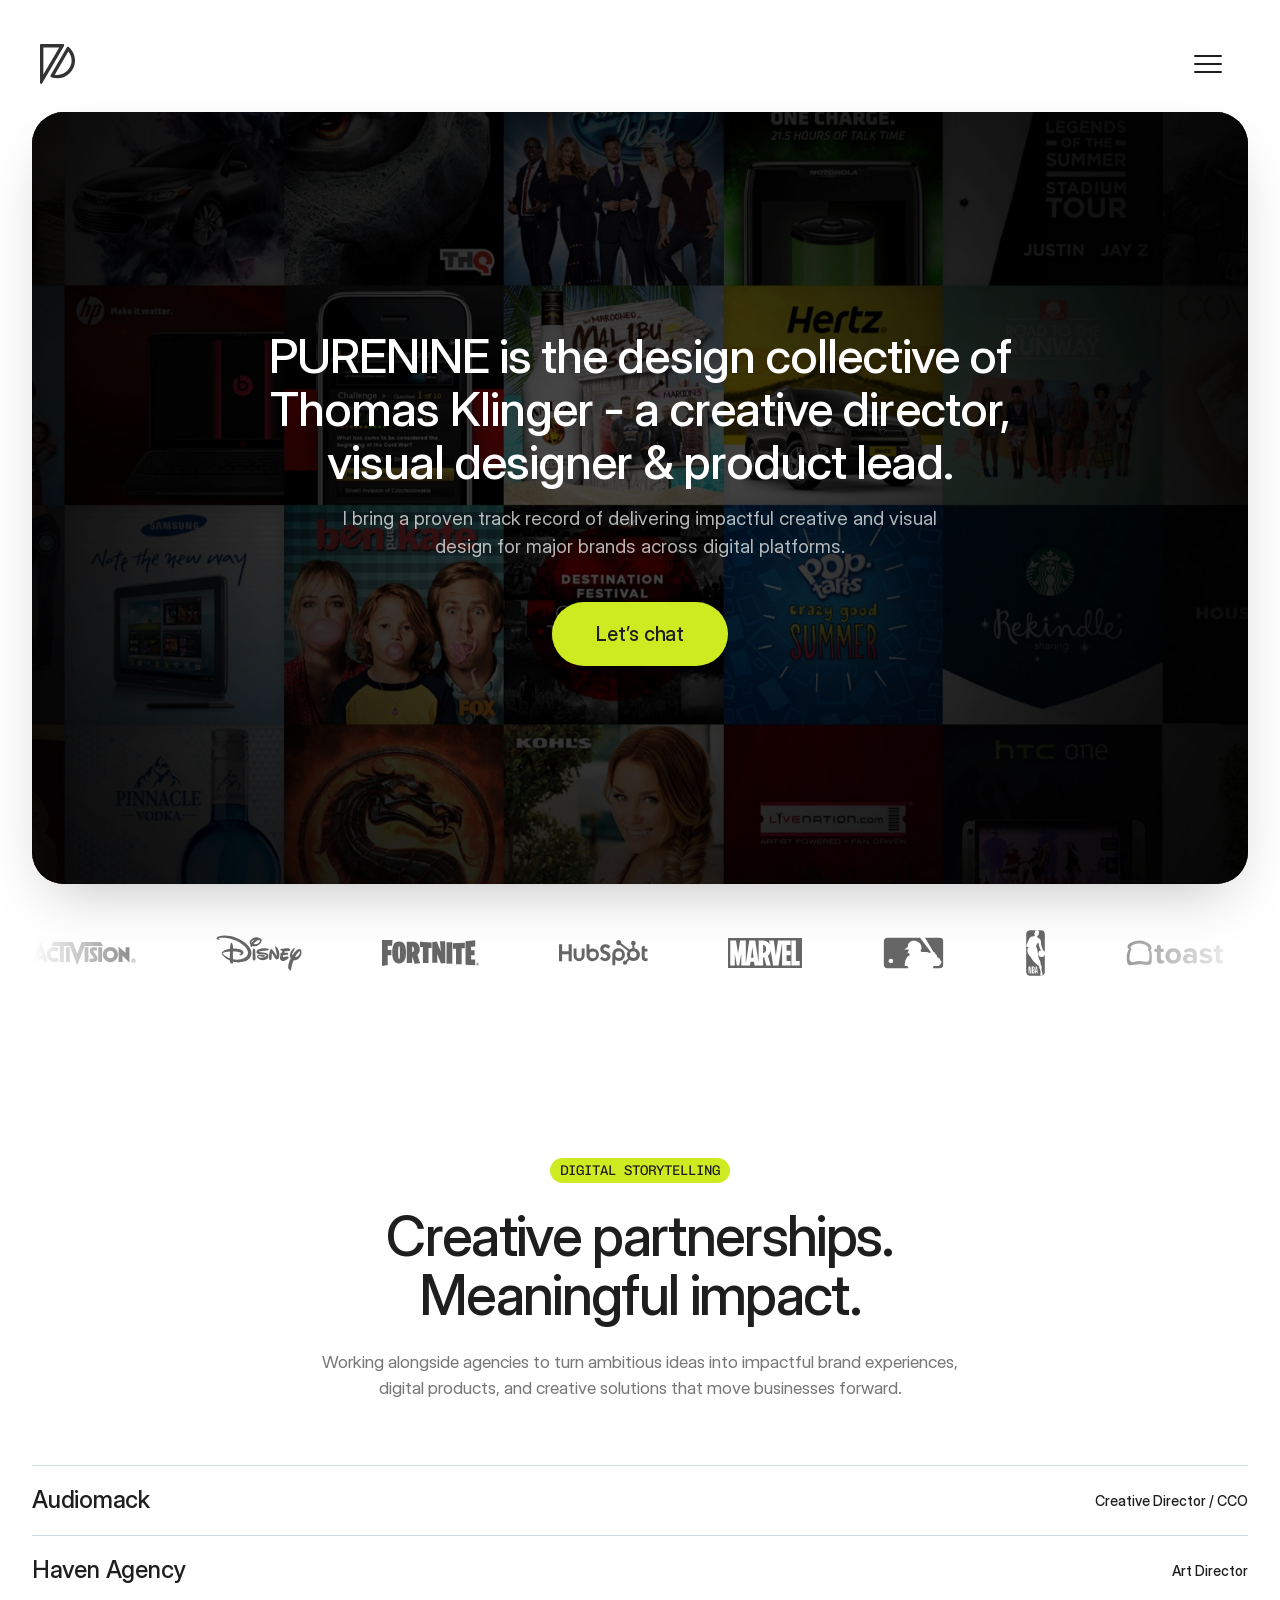
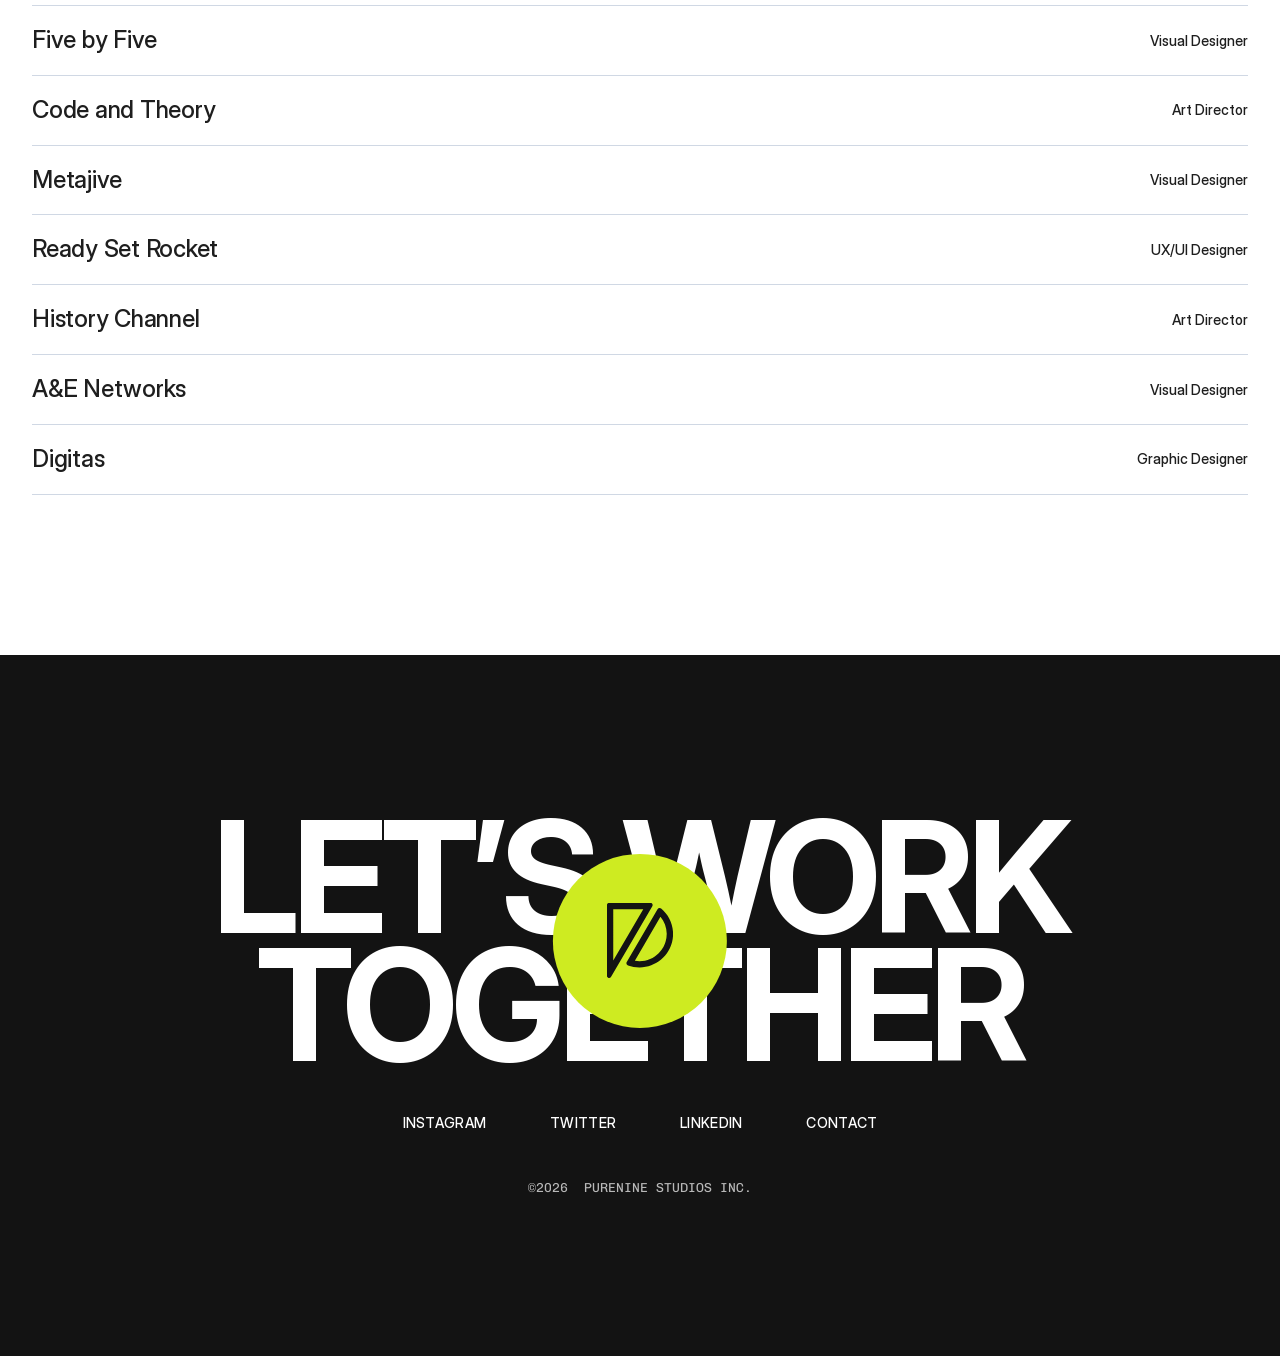
<file: studio.html>
<!doctype html>
<html lang="en">
<head>
  <meta charset="utf-8">
  <!-- Google Analytics (GA4: PURENINE.com - GA4) -->
  <script async src="https://www.googletagmanager.com/gtag/js?id=G-1FW40TCJGP"></script>
  <script>
    window.dataLayer = window.dataLayer || [];
    function gtag(){dataLayer.push(arguments);}
    gtag('js', new Date());
    gtag('config', 'G-1FW40TCJGP');
  </script>
  <meta name="viewport" content="width=device-width, initial-scale=1">
  <title>Studio - Thomas Klinger | PURENINE</title>
  <meta name="description" content="PURENINE is the creative studio of Thomas Klinger in New York: brand, UX/UI, motion and product design for Disney, Marvel, NBA, Activision and more.">
  <meta name="robots" content="index, follow, max-image-preview:large, max-snippet:-1, max-video-preview:-1">
  <meta name="theme-color" content="#ffffff">
  <meta name="author" content="Thomas Klinger">
  <meta name="publisher" content="PURENINE">
  <link rel="canonical" href="https://www.purenine.com/studio.html">
  <link rel="alternate" type="text/plain" href="https://www.purenine.com/llms.txt" title="PURENINE — summary for AI assistants">
  <link rel="icon" href="assets/favicon/favicon.jpg" type="image/jpeg" sizes="128x128">
  <link rel="apple-touch-icon" href="assets/favicon/apple-touch-icon.png">

  <!-- Open Graph -->
  <meta property="og:type" content="website">
  <meta property="og:site_name" content="PURENINE">
  <meta property="og:locale" content="en_US">
  <meta property="og:url" content="https://www.purenine.com/studio.html">
  <meta property="og:title" content="Studio - Thomas Klinger | PURENINE">
  <meta property="og:description" content="PURENINE is the creative studio of Thomas Klinger in New York: brand, UX/UI, motion and product design for Disney, Marvel, NBA, Activision and more.">
  <meta property="og:image" content="https://www.purenine.com/assets/images/og-image.jpg">
  <meta property="og:image:alt" content="PURENINE — the design studio of Thomas Klinger">

  <!-- Twitter / X -->
  <meta name="twitter:card" content="summary_large_image">
  <meta name="twitter:site" content="@purenine">
  <meta name="twitter:creator" content="@purenine">
  <meta name="twitter:title" content="Studio - Thomas Klinger | PURENINE">
  <meta name="twitter:description" content="PURENINE is the creative studio of Thomas Klinger in New York: brand, UX/UI, motion and product design for Disney, Marvel, NBA, Activision and more.">
  <meta name="twitter:image" content="https://www.purenine.com/assets/images/og-image.jpg">

  <script type="application/ld+json">
  {
    "@context": "https://schema.org",
    "@graph": [
      {
        "@type": "AboutPage",
        "@id": "https://www.purenine.com/studio.html#webpage",
        "url": "https://www.purenine.com/studio.html",
        "name": "Studio - Thomas Klinger | PURENINE",
        "description": "PURENINE is the creative studio of Thomas Klinger in New York: brand, UX/UI, motion and product design for Disney, Marvel, NBA, Activision and more.",
        "isPartOf": {
          "@id": "https://www.purenine.com/#website"
        },
        "about": {
          "@id": "https://www.purenine.com/#studio"
        },
        "inLanguage": "en"
      },
      {
        "@type": "ProfessionalService",
        "@id": "https://www.purenine.com/#studio",
        "name": "PURENINE",
        "url": "https://www.purenine.com/",
        "email": "mailto:hello@purenine.com"
      }
    ]
  }
  </script>

  <link rel="preload" href="assets/fonts/InterDisplay-500.woff2" as="font" type="font/woff2" crossorigin>
  <link rel="preload" href="assets/fonts/InterDisplay-400.woff2" as="font" type="font/woff2" crossorigin>
  <link rel="preload" href="assets/fonts/ChivoMono-400.woff2" as="font" type="font/woff2" crossorigin>
  <link rel="stylesheet" href="css/fonts.css?v=430">
  <link rel="stylesheet" href="css/style.css?v=430">
  <script>
    (function (d, n) {
      d.classList.add('js');
      // Arriving through a page transition: start covered in white (no flash before JS runs)
      try {
        var nav = performance.getEntriesByType && performance.getEntriesByType('navigation')[0];
        var back = nav && nav.type === 'back_forward';
        if (back || sessionStorage.getItem('pn-transition') === '1' || /[?&]pt=1\b/.test(location.search)) {
          // Fallback fade (no native cross-page transitions, or a local file): start under white
          if (!('CSSViewTransitionRule' in window) || location.protocol === 'file:') d.classList.add('is-arriving');
        }
      } catch (e) {}
      // Chrome-engine browsers (Chrome, Edge, Brave, Opera) re-blur fixed overlays on
      // every scroll frame, so they get a lighter, blur-free version. iOS browsers all
      // use Safari's engine and are left out.
      var ua = n.userAgent;
      var ios = /iPad|iPhone|iPod/.test(ua) || (/Macintosh/.test(ua) && n.maxTouchPoints > 1);
      var blink = (n.userAgentData && n.userAgentData.brands && n.userAgentData.brands.some(function (b) { return /Chromium/.test(b.brand); })) || /Chrome\//.test(ua);
      if (blink && !ios) d.classList.add('is-blink');
    })(document.documentElement, navigator);
  </script>
</head>
<body class="page-studio">
  <a class="skip-link" href="#main">Skip to content</a>

  <header class="nav" id="nav">
    <div class="nav__bar">
      <a class="nav__logo" href="index.html" aria-label="Home">
        <svg width="35" height="40" aria-hidden="true" focusable="false" viewBox="0 0 88 100" fill="none" xmlns="http://www.w3.org/2000/svg"><path d="M71.1964 18.4977C76.4065 24.7326 79.3869 32.5752 79.5398 40.7789C79.7185 50.4097 76.047 59.5509 69.2037 66.5197C62.3673 73.4803 53.2604 77.3576 43.5605 77.4375C43.4577 77.4375 43.355 77.4387 43.2523 77.4387C41.2035 77.4387 39.1757 77.2708 37.1818 76.9387L71.1976 18.4988M70.0687 6.80556C68.9877 6.80556 67.9242 7.35185 67.3323 8.36921L26.3997 78.691C25.4109 80.39 26.2315 82.5428 28.0924 83.2083C32.8262 84.8993 37.9301 85.8218 43.2523 85.8218C43.3784 85.8218 43.5033 85.8218 43.6294 85.8206C68.4028 85.618 88.4483 65.1852 87.993 40.6262C87.7467 27.3611 81.6283 15.5185 72.107 7.54745C71.5081 7.0463 70.7843 6.80671 70.0687 6.80671V6.80556ZM48.3457 8.3831L8.45433 76.7014V8.38194H48.3445M57.9219 0H2.93485C1.3145 0 0 1.30324 0 2.90972V97.0856C0 98.8877 1.4721 100 2.96637 100C3.87811 100 4.79919 99.5856 5.40041 98.662L60.3886 4.48611C61.6482 2.54977 60.2462 0 57.9219 0Z" fill="currentColor"/></svg>
      </a>
      <button class="nav__toggle" type="button" aria-expanded="false" aria-controls="menu" aria-label="Open menu">
        <span></span><span></span><span></span>
      </button>
    </div>

    <div class="nav__panel" id="menu" inert>
      <div class="nav__panel-inner">
        <div class="nav__open">
          <nav aria-label="Main">
            <ul class="menu">
              <li data-menu-item style="--i:0"><a class="menu__link" href="index.html#top"><span class="menu__num">( _01 )</span><span class="menu__label">Home</span></a></li>
              <li data-menu-item style="--i:1"><a class="menu__link" href="index.html#about"><span class="menu__num">( _02 )</span><span class="menu__label">Projects</span></a></li>
              <li data-menu-item style="--i:2"><a class="menu__link" href="studio.html"><span class="menu__num">( _03 )</span><span class="menu__label">Studio</span></a></li>
              <li data-menu-item style="--i:3"><a class="menu__link" href="contact.html"><span class="menu__num">( _04 )</span><span class="menu__label">Contact</span></a></li>
            </ul>
          </nav>
          <div class="nav__bottom" data-menu-item style="--i:4">
            <a class="mail-link t-h4" href="mailto:hello@purenine.com">hello@purenine.com</a>
            <ul class="social" aria-label="Social media">
              <li><a href="https://www.linkedin.com/in/thomasklinger/" target="_blank" rel="noopener noreferrer" aria-label="LinkedIn">LinkedIn</a></li>
              <li aria-hidden="true">/</li>
              <li><a href="https://www.instagram.com/purenine/" target="_blank" rel="noopener noreferrer" aria-label="Instagram">Instagram</a></li>
              <li aria-hidden="true">/</li>
              <li><a href="https://x.com/purenine" target="_blank" rel="noopener noreferrer" aria-label="Twitter">Twitter</a></li>
            </ul>
          </div>
        </div>
      </div>
    </div>
  </header>

  <main id="main">
    <!-- ============================== Video intro ============================== -->
    <!-- Background is the homepage quotes collage, slowly zooming and panning (CSS). -->
    <section class="studio-hero wrap" aria-labelledby="studio-hero-title">
      <div class="studio-hero__panel" data-logo-stop>
        <div class="studio-hero__bg" aria-hidden="true">
          <!-- One span per thumbnail in quotes-bg.jpg (284.4px grid, x/y in image pixels); several light up at once, fast -->
          <span style="--x:-69.4;--y:-19.4;--d:-3.0s;--t:4.8s"></span>
          <span style="--x:215.0;--y:-19.4;--d:-1.73s;--t:6.7s"></span>
          <span style="--x:499.4;--y:-19.4;--d:-1.65s;--t:5.0s"></span>
          <span style="--x:783.8;--y:-19.4;--d:-0.18s;--t:4.6s"></span>
          <span style="--x:1068.2;--y:-19.4;--d:-0.46s;--t:6.9s"></span>
          <span style="--x:1352.6;--y:-19.4;--d:-6.06s;--t:5.4s"></span>
          <span style="--x:1637.0;--y:-19.4;--d:-4.31s;--t:6.3s"></span>
          <span style="--x:-69.4;--y:265.0;--d:-3.27s;--t:6.8s"></span>
          <span style="--x:215.0;--y:265.0;--d:-1.35s;--t:5.6s"></span>
          <span style="--x:499.4;--y:265.0;--d:-4.86s;--t:5.9s"></span>
          <span style="--x:783.8;--y:265.0;--d:-1.45s;--t:5.4s"></span>
          <span style="--x:1068.2;--y:265.0;--d:-1.1s;--t:4.8s"></span>
          <span style="--x:1352.6;--y:265.0;--d:-3.14s;--t:6.6s"></span>
          <span style="--x:1637.0;--y:265.0;--d:-5.62s;--t:5.4s"></span>
          <span style="--x:-69.4;--y:549.4;--d:-0.75s;--t:4.9s"></span>
          <span style="--x:215.0;--y:549.4;--d:-4.8s;--t:5.7s"></span>
          <span style="--x:499.4;--y:549.4;--d:-3.97s;--t:7.0s"></span>
          <span style="--x:783.8;--y:549.4;--d:-2.63s;--t:6.4s"></span>
          <span style="--x:1068.2;--y:549.4;--d:-3.69s;--t:5.5s"></span>
          <span style="--x:1352.6;--y:549.4;--d:-0.31s;--t:5.7s"></span>
          <span style="--x:1637.0;--y:549.4;--d:-5.15s;--t:5.1s"></span>
          <span style="--x:-69.4;--y:833.8;--d:-4.19s;--t:4.6s"></span>
          <span style="--x:215.0;--y:833.8;--d:-5.54s;--t:5.0s"></span>
          <span style="--x:499.4;--y:833.8;--d:-2.0s;--t:6.5s"></span>
          <span style="--x:783.8;--y:833.8;--d:-2.8s;--t:6.0s"></span>
          <span style="--x:1068.2;--y:833.8;--d:-2.21s;--t:6.9s"></span>
          <span style="--x:1352.6;--y:833.8;--d:-5.33s;--t:5.9s"></span>
          <span style="--x:1637.0;--y:833.8;--d:-3.75s;--t:5.6s"></span>
        </div>
        <div class="studio-hero__content">
          <h1 class="studio-hero__title" id="studio-hero-title" data-split>PURENINE is the design collective of Thomas Klinger - a creative director, visual designer &amp; product lead.</h1>
          <p class="studio-hero__sub t-body" data-reveal="fade" style="--delay:.35s">I bring a proven track record of delivering impactful creative and visual design for major brands across digital platforms.</p>
          <a class="btn btn--green" href="contact.html" data-reveal="fade" style="--delay:.5s">Let’s chat</a>
        </div>
      </div>
    </section>

    <!-- ============================== Client logos ============================== -->
    <section class="studio-logos wrap" aria-label="Selected clients">
        <div class="ticker ticker--logos" data-ticker data-speed="40" data-reveal="fade">
          <div class="ticker__track">
            <ul class="ticker__set" aria-label="Selected clients">
              <li><img src="assets/icons/client-activision.svg" width="104" height="26" alt="Activision" loading="lazy"></li>
              <li><img src="assets/icons/client-disney.svg" width="86" height="36" alt="Disney" loading="lazy"></li>
              <li><img src="assets/icons/client-fortnite.svg" width="97" height="26" alt="Fortnite" loading="lazy"></li>
              <li><img src="assets/icons/client-hubspot.svg" width="89" height="26" alt="HubSpot" loading="lazy"></li>
              <li><img src="assets/icons/client-marvel.svg" width="74" height="30" alt="Marvel" loading="lazy"></li>
              <li><img src="assets/icons/client-mlb.svg" width="63" height="34" alt="MLB" loading="lazy"></li>
              <li><img src="assets/icons/client-nba.svg" width="21" height="48" alt="NBA" loading="lazy"></li>
              <li><img src="assets/icons/client-toast.svg" width="98" height="26" alt="Toast" loading="lazy"></li>
            </ul>
          </div>
        </div>
    </section>

    <!-- ============================== Awards ============================== -->
    <!-- Placeholder awards: replace with the real list (name, award, year) -->
    <section class="awards wrap" aria-labelledby="awards-title">
      <div class="awards__head">
        <p class="pill" data-reveal="fade">Digital Storytelling</p>
        <h2 class="awards__title hero__lead" id="awards-title" data-reveal style="--delay:.08s">Creative partnerships.<br>Meaningful impact.</h2>
        <!-- Placeholder subtext: replace with real copy -->
        <p class="awards__sub hero__sub t-body" data-reveal style="--delay:.12s">Working alongside agencies to turn ambitious ideas into impactful brand experiences, digital products, and creative solutions that move businesses forward.</p>
      </div>
      <ul class="awards__list" data-reveal style="--delay:.12s">
        <li class="award">
          <p class="award__name t-h5">Audiomack</p>
          <p class="award__date">Creative Director / CCO</p>
        </li>
        <li class="award">
          <p class="award__name t-h5">Haven Agency</p>
          <p class="award__date">Art Director</p>
        </li>
        <li class="award">
          <p class="award__name t-h5">Five by Five</p>
          <p class="award__date">Visual Designer</p>
        </li>
        <li class="award">
          <p class="award__name t-h5">Code and Theory</p>
          <p class="award__date">Art Director</p>
        </li>
        <li class="award">
          <p class="award__name t-h5">Metajive</p>
          <p class="award__date">Visual Designer</p>
        </li>
        <li class="award">
          <p class="award__name t-h5">Ready Set Rocket</p>
          <p class="award__date">UX/UI Designer</p>
        </li>
        <li class="award">
          <p class="award__name t-h5">History Channel</p>
          <p class="award__date">Art Director</p>
        </li>
        <li class="award">
          <p class="award__name t-h5">A&E Networks</p>
          <p class="award__date">Visual Designer</p>
        </li>
        <li class="award">
          <p class="award__name t-h5">Digitas</p>
          <p class="award__date">Graphic Designer</p>
        </li>
      </ul>
    </section>
  </main>

  <footer class="footer" id="contact">
    <div class="footer__inner">
      <h2 class="footer__title" data-reveal>
        <span class="footer__line">Let’s work</span>
        <span class="footer__line">together</span>
        <a class="footer__badge" href="contact.html" aria-label="Contact PURENINE"><svg width="88" height="100" aria-hidden="true" focusable="false" viewBox="0 0 88 100" fill="none" xmlns="http://www.w3.org/2000/svg"><path d="M71.1964 18.4977C76.4065 24.7326 79.3869 32.5752 79.5398 40.7789C79.7185 50.4097 76.047 59.5509 69.2037 66.5197C62.3673 73.4803 53.2604 77.3576 43.5605 77.4375C43.4577 77.4375 43.355 77.4387 43.2523 77.4387C41.2035 77.4387 39.1757 77.2708 37.1818 76.9387L71.1976 18.4988M70.0687 6.80556C68.9877 6.80556 67.9242 7.35185 67.3323 8.36921L26.3997 78.691C25.4109 80.39 26.2315 82.5428 28.0924 83.2083C32.8262 84.8993 37.9301 85.8218 43.2523 85.8218C43.3784 85.8218 43.5033 85.8218 43.6294 85.8206C68.4028 85.618 88.4483 65.1852 87.993 40.6262C87.7467 27.3611 81.6283 15.5185 72.107 7.54745C71.5081 7.0463 70.7843 6.80671 70.0687 6.80671V6.80556ZM48.3457 8.3831L8.45433 76.7014V8.38194H48.3445M57.9219 0H2.93485C1.3145 0 0 1.30324 0 2.90972V97.0856C0 98.8877 1.4721 100 2.96637 100C3.87811 100 4.79919 99.5856 5.40041 98.662L60.3886 4.48611C61.6482 2.54977 60.2462 0 57.9219 0Z" fill="currentColor"/></svg></a>
      </h2>

      <nav class="footer__links" aria-label="Footer">
        <ul>
          <li><a href="https://www.instagram.com/purenine/" target="_blank" rel="noopener noreferrer">Instagram</a></li>
          <li><a href="https://x.com/purenine" target="_blank" rel="noopener noreferrer">Twitter</a></li>
          <li><a href="https://www.linkedin.com/in/thomasklinger/" target="_blank" rel="noopener noreferrer">LinkedIn</a></li>
          <li><a href="contact.html">Contact</a></li>
        </ul>
      </nav>

      <p class="footer__copy">©2026&nbsp; PURENINE Studios Inc.</p>
    </div>
  </footer>

  <!-- Progressive blur along the bottom edge of the viewport -->
  <div class="bottom-blur" aria-hidden="true">
    <div></div><div></div><div></div><div></div><div></div><div></div><div></div><div></div>
  </div>

  <script src="js/main.js?v=430" defer></script>
</body>
</html>
</file>
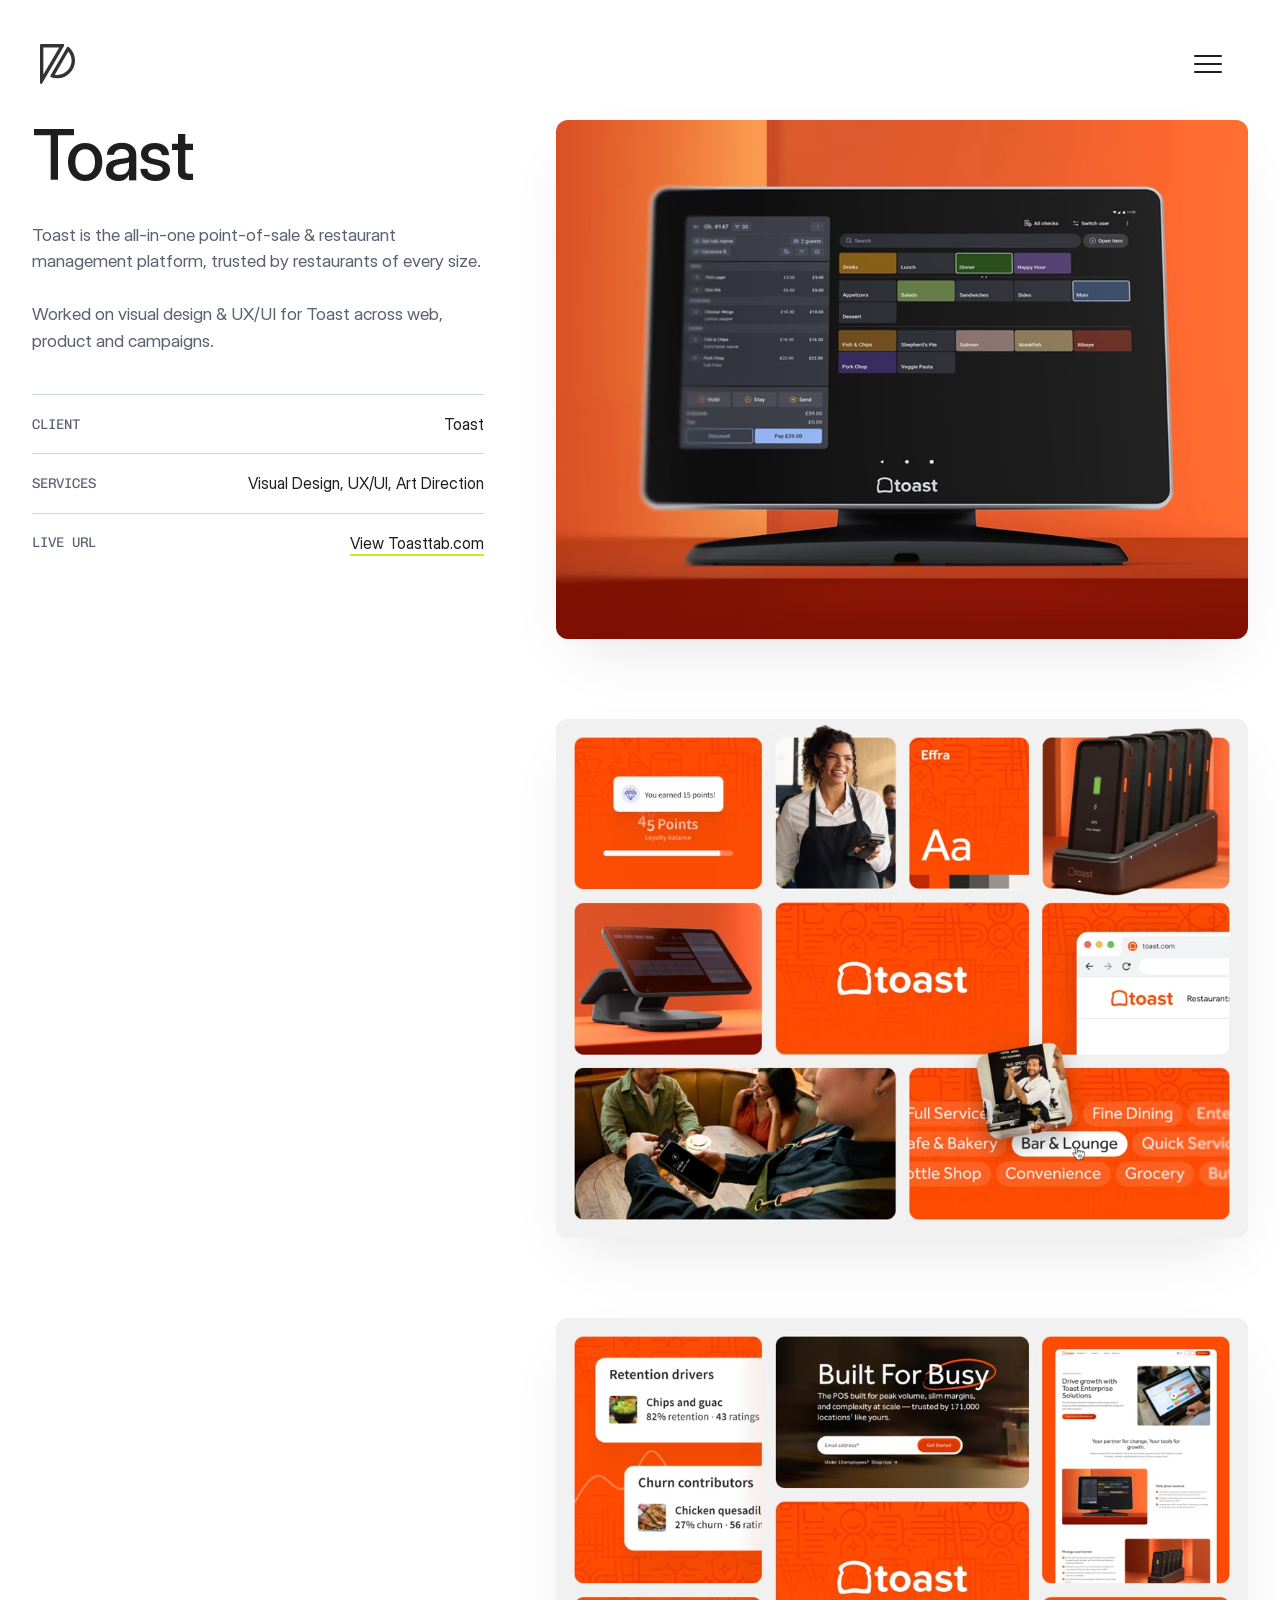
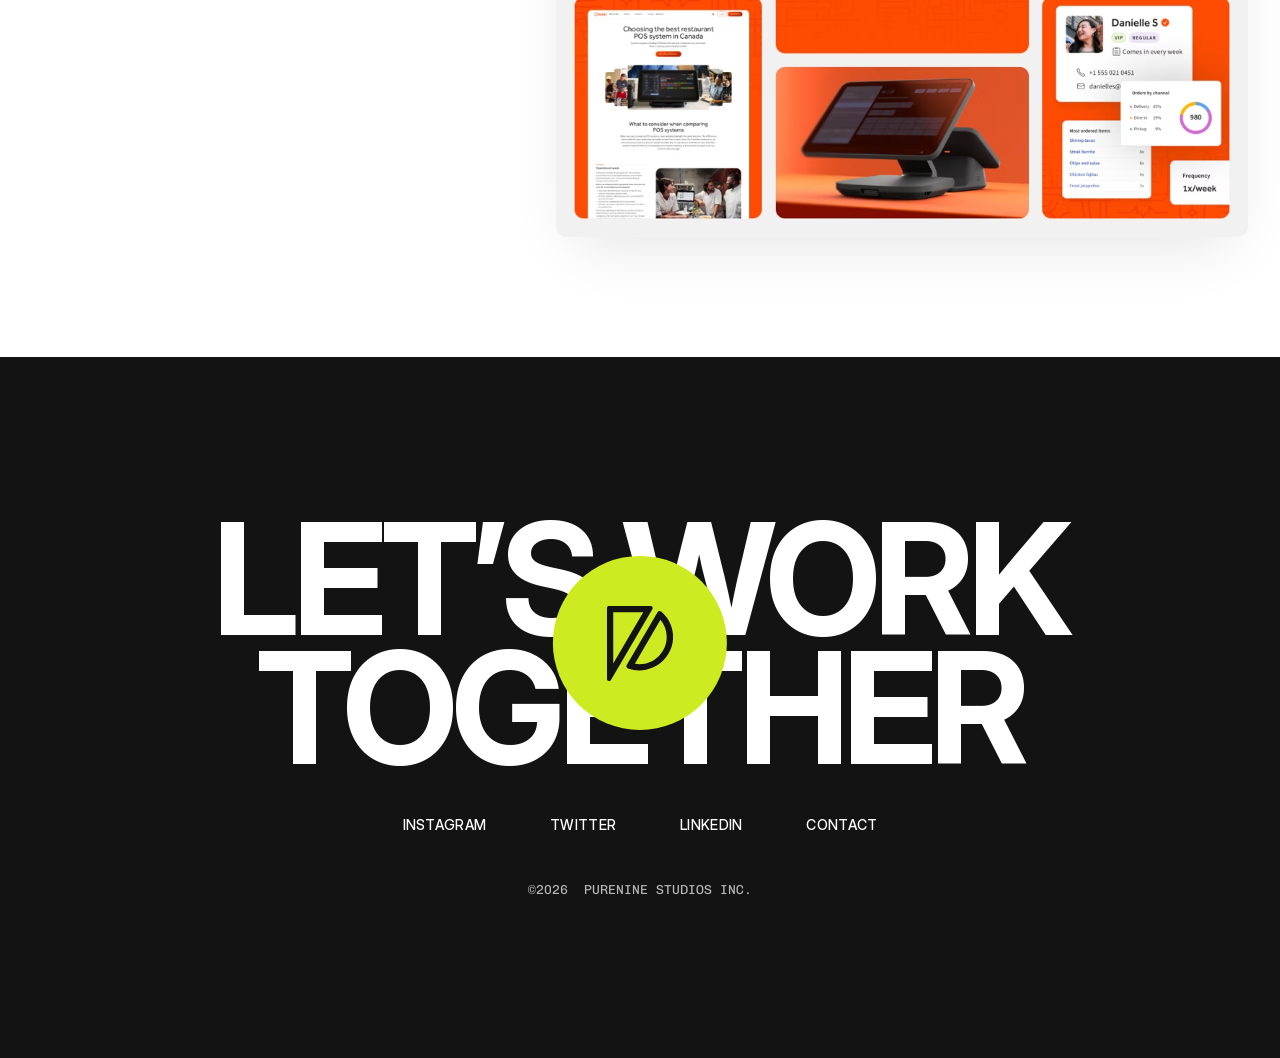
<file: toast.html>
<!doctype html>
<html lang="en">
<head>
  <meta charset="utf-8">
  <!-- Google Analytics (GA4: PURENINE.com - GA4) -->
  <script async src="https://www.googletagmanager.com/gtag/js?id=G-1FW40TCJGP"></script>
  <script>
    window.dataLayer = window.dataLayer || [];
    function gtag(){dataLayer.push(arguments);}
    gtag('js', new Date());
    gtag('config', 'G-1FW40TCJGP');
  </script>
  <meta name="viewport" content="width=device-width, initial-scale=1">
  <title>Toast Case Study: Visual Design &amp; UX/UI - Thomas Klinger</title>
  <meta name="description" content="Toast case study by Thomas Klinger (PURENINE), freelance creative director, UX/UI and visual designer: visual design, UX/UI and art direction for Toast, the restaurant point-of-sale platform.">
  <meta name="keywords" content="Toast, Toast POS, toasttab.com, restaurant technology, point of sale, Thomas Klinger, PURENINE, visual design, UX/UI, art direction, brand design, web design, freelance creative director, UX designer, UI designer, visual designer, New York">
  <meta name="robots" content="index, follow, max-image-preview:large, max-snippet:-1, max-video-preview:-1">
  <meta name="theme-color" content="#ffffff">
  <meta name="author" content="Thomas Klinger">
  <meta name="creator" content="Thomas Klinger">
  <meta name="publisher" content="PURENINE">
  <meta name="application-name" content="PURENINE">
  <link rel="canonical" href="https://www.purenine.com/toast.html">
  <!-- Plain-language summary of the studio for AI assistants and AI search (see llms.txt) -->
  <link rel="alternate" type="text/plain" href="https://www.purenine.com/llms.txt" title="PURENINE — summary for AI assistants">

  <!-- Icons -->
  <link rel="icon" href="assets/favicon/favicon.jpg" type="image/jpeg" sizes="128x128">
  <link rel="apple-touch-icon" href="assets/favicon/apple-touch-icon.png">

  <!-- Open Graph -->
  <meta property="og:type" content="article">
  <meta property="og:site_name" content="PURENINE">
  <meta property="og:locale" content="en_US">
  <meta property="og:url" content="https://www.purenine.com/toast.html">
  <meta property="og:title" content="Toast Case Study: Visual Design &amp; UX/UI - Thomas Klinger">
  <meta property="og:description" content="Toast case study by Thomas Klinger (PURENINE), freelance creative director, UX/UI and visual designer: visual design, UX/UI and art direction for Toast, the restaurant point-of-sale platform.">
  <meta property="og:image" content="https://www.purenine.com/assets/images/og-image.jpg">
  <meta property="og:image:width" content="1200">
  <meta property="og:image:height" content="630">
  <meta property="og:image:alt" content="PURENINE — the design studio of Thomas Klinger, freelance UX, UI &amp; visual designer">
  <meta property="article:author" content="https://www.purenine.com/">

  <!-- Twitter / X -->
  <meta name="twitter:card" content="summary_large_image">
  <meta name="twitter:site" content="@purenine">
  <meta name="twitter:creator" content="@purenine">
  <meta name="twitter:title" content="Toast Case Study: Visual Design &amp; UX/UI - Thomas Klinger">
  <meta name="twitter:description" content="Toast case study by Thomas Klinger (PURENINE), freelance creative director, UX/UI and visual designer: visual design, UX/UI and art direction for Toast, the restaurant point-of-sale platform.">
  <meta name="twitter:image" content="https://www.purenine.com/assets/images/og-image.jpg">
  <meta name="twitter:image:alt" content="PURENINE — the design studio of Thomas Klinger">

  <script type="application/ld+json">
  {
    "@context": "https://schema.org",
    "@graph": [
      {
        "@type": "CreativeWork",
        "@id": "https://www.purenine.com/toast.html#work",
        "name": "Toast — Visual Design & UX/UI",
        "headline": "Toast Case Study: Visual Design & UX/UI",
        "description": "Toast case study by Thomas Klinger (PURENINE), freelance creative director, UX/UI and visual designer: visual design, UX/UI and art direction for Toast, the restaurant point-of-sale platform.",
        "url": "https://www.purenine.com/toast.html",
        "image": "https://www.purenine.com/portfolio/toast/toast-1200x1500.jpg",
        "creator": {
          "@id": "https://www.purenine.com/#person"
        },
        "publisher": {
          "@id": "https://www.purenine.com/#studio"
        },
        "about": {
          "@type": "Organization",
          "name": "Toast",
          "url": "https://pos.toasttab.com/"
        },
        "genre": [
          "Visual Design",
          "UX/UI",
          "Art Direction"
        ],
        "keywords": "Toast, restaurant point of sale, visual design, UX/UI, art direction, web design",
        "inLanguage": "en"
      },
      {
        "@type": "WebPage",
        "@id": "https://www.purenine.com/toast.html#webpage",
        "url": "https://www.purenine.com/toast.html",
        "name": "Toast Case Study: Visual Design &amp; UX/UI - Thomas Klinger",
        "description": "Toast case study by Thomas Klinger (PURENINE), freelance creative director, UX/UI and visual designer: visual design, UX/UI and art direction for Toast, the restaurant point-of-sale platform.",
        "isPartOf": {
          "@id": "https://www.purenine.com/#website"
        },
        "mainEntity": {
          "@id": "https://www.purenine.com/toast.html#work"
        },
        "author": {
          "@id": "https://www.purenine.com/#person"
        },
        "breadcrumb": {
          "@id": "https://www.purenine.com/toast.html#breadcrumb"
        },
        "inLanguage": "en"
      },
      {
        "@type": "BreadcrumbList",
        "@id": "https://www.purenine.com/toast.html#breadcrumb",
        "itemListElement": [
          {
            "@type": "ListItem",
            "position": 1,
            "name": "Thomas Klinger — PURENINE",
            "item": "https://www.purenine.com/"
          },
          {
            "@type": "ListItem",
            "position": 2,
            "name": "Projects",
            "item": "https://www.purenine.com/#projects"
          },
          {
            "@type": "ListItem",
            "position": 3,
            "name": "Toast",
            "item": "https://www.purenine.com/toast.html"
          }
        ]
      },
      {
        "@type": "Person",
        "@id": "https://www.purenine.com/#person",
        "name": "Thomas Klinger",
        "url": "https://www.purenine.com/",
        "jobTitle": "Freelance UX, UI & Visual Designer",
        "worksFor": {
          "@id": "https://www.purenine.com/#studio"
        },
        "sameAs": [
          "https://www.linkedin.com/in/thomasklinger/",
          "https://www.instagram.com/purenine/",
          "https://x.com/purenine"
        ]
      },
      {
        "@type": "ProfessionalService",
        "@id": "https://www.purenine.com/#studio",
        "name": "PURENINE",
        "url": "https://www.purenine.com/",
        "email": "mailto:hello@purenine.com"
      }
    ]
  }
  </script>

  <link rel="preload" href="assets/fonts/InterDisplay-500.woff2" as="font" type="font/woff2" crossorigin>
  <link rel="preload" href="assets/fonts/InterDisplay-400.woff2" as="font" type="font/woff2" crossorigin>
  <link rel="preload" href="assets/fonts/ChivoMono-400.woff2" as="font" type="font/woff2" crossorigin>
  <link rel="stylesheet" href="css/fonts.css?v=430">
  <link rel="stylesheet" href="css/style.css?v=430">
  <script>
    (function (d, n) {
      d.classList.add('js');
      // Arriving through a page transition: start covered in white (no flash before JS runs)
      try {
        var nav = performance.getEntriesByType && performance.getEntriesByType('navigation')[0];
        var back = nav && nav.type === 'back_forward';
        if (back || sessionStorage.getItem('pn-transition') === '1' || /[?&]pt=1\b/.test(location.search)) {
          // Fallback fade (no native cross-page transitions, or a local file): start under white
          if (!('CSSViewTransitionRule' in window) || location.protocol === 'file:') d.classList.add('is-arriving');
        }
      } catch (e) {}
      // Chrome-engine browsers (Chrome, Edge, Brave, Opera) re-blur fixed overlays on
      // every scroll frame, so they get a lighter, blur-free version. iOS browsers all
      // use Safari's engine and are left out.
      var ua = n.userAgent;
      var ios = /iPad|iPhone|iPod/.test(ua) || (/Macintosh/.test(ua) && n.maxTouchPoints > 1);
      var blink = (n.userAgentData && n.userAgentData.brands && n.userAgentData.brands.some(function (b) { return /Chromium/.test(b.brand); })) || /Chrome\//.test(ua);
      if (blink && !ios) d.classList.add('is-blink');
    })(document.documentElement, navigator);
  </script>
</head>
<body class="page-case">
  <a class="skip-link" href="#main">Skip to content</a>

  <header class="nav" id="nav">
    <div class="nav__bar">
      <a class="nav__logo" href="index.html" aria-label="Home">
        <svg width="35" height="40" aria-hidden="true" focusable="false" viewBox="0 0 88 100" fill="none" xmlns="http://www.w3.org/2000/svg"><path d="M71.1964 18.4977C76.4065 24.7326 79.3869 32.5752 79.5398 40.7789C79.7185 50.4097 76.047 59.5509 69.2037 66.5197C62.3673 73.4803 53.2604 77.3576 43.5605 77.4375C43.4577 77.4375 43.355 77.4387 43.2523 77.4387C41.2035 77.4387 39.1757 77.2708 37.1818 76.9387L71.1976 18.4988M70.0687 6.80556C68.9877 6.80556 67.9242 7.35185 67.3323 8.36921L26.3997 78.691C25.4109 80.39 26.2315 82.5428 28.0924 83.2083C32.8262 84.8993 37.9301 85.8218 43.2523 85.8218C43.3784 85.8218 43.5033 85.8218 43.6294 85.8206C68.4028 85.618 88.4483 65.1852 87.993 40.6262C87.7467 27.3611 81.6283 15.5185 72.107 7.54745C71.5081 7.0463 70.7843 6.80671 70.0687 6.80671V6.80556ZM48.3457 8.3831L8.45433 76.7014V8.38194H48.3445M57.9219 0H2.93485C1.3145 0 0 1.30324 0 2.90972V97.0856C0 98.8877 1.4721 100 2.96637 100C3.87811 100 4.79919 99.5856 5.40041 98.662L60.3886 4.48611C61.6482 2.54977 60.2462 0 57.9219 0Z" fill="currentColor"/></svg>
      </a>
      <button class="nav__toggle" type="button" aria-expanded="false" aria-controls="menu" aria-label="Open menu">
        <span></span><span></span><span></span>
      </button>
    </div>

    <div class="nav__panel" id="menu" inert>
      <div class="nav__panel-inner">
        <div class="nav__open">
          <nav aria-label="Main">
            <ul class="menu">
              <li data-menu-item style="--i:0"><a class="menu__link" href="index.html#top"><span class="menu__num">( _01 )</span><span class="menu__label">Home</span></a></li>
              <li data-menu-item style="--i:1"><a class="menu__link" href="index.html#about"><span class="menu__num">( _02 )</span><span class="menu__label">Projects</span></a></li>
              <li data-menu-item style="--i:2"><a class="menu__link" href="studio.html"><span class="menu__num">( _03 )</span><span class="menu__label">Studio</span></a></li>
              <li data-menu-item style="--i:3"><a class="menu__link" href="contact.html"><span class="menu__num">( _04 )</span><span class="menu__label">Contact</span></a></li>
            </ul>
          </nav>
          <div class="nav__bottom" data-menu-item style="--i:4">
            <a class="mail-link t-h4" href="mailto:hello@purenine.com">hello@purenine.com</a>
            <ul class="social" aria-label="Social media">
              <li><a href="https://www.linkedin.com/in/thomasklinger/" target="_blank" rel="noopener noreferrer" aria-label="LinkedIn">LinkedIn</a></li>
              <li aria-hidden="true">/</li>
              <li><a href="https://www.instagram.com/purenine/" target="_blank" rel="noopener noreferrer" aria-label="Instagram">Instagram</a></li>
              <li aria-hidden="true">/</li>
              <li><a href="https://x.com/purenine" target="_blank" rel="noopener noreferrer" aria-label="Twitter">Twitter</a></li>
            </ul>
          </div>
        </div>
      </div>
    </div>
  </header>

  <main id="main">
    <!-- ============================== Case study ============================== -->
    <article class="case wrap" aria-labelledby="case-title">
      <!-- Left: sticky project info -->
      <aside class="case__info">
        <div class="case__sticky">
          <h1 class="case__title t-h1" id="case-title">Toast</h1>
          <!-- Placeholder: intro copy -->
          <p class="t-body">Toast is the all-in-one point-of-sale & restaurant management platform, trusted by restaurants of every size.<br><br>Worked on visual design & UX/UI for Toast across web, product and campaigns.</p>

          <dl class="case__meta">
            <div><dt>Client</dt><dd>Toast</dd></div>
            <div><dt>Services</dt><dd>Visual Design, UX/UI, Art Direction</dd></div><!-- Placeholder: services -->
            <div><dt>Live URL</dt><dd><a class="case__live" href="https://pos.toasttab.com/" target="_blank" rel="noopener noreferrer">View Toasttab.com</a></dd></div>
          </dl>
        </div>
      </aside>

      <!-- Right: image stack -->
      <div class="case__media">
        <figure class="case__img" style="aspect-ratio: 1200 / 900">
          <picture>
            <source type="image/avif" srcset="portfolio/toast/toast-1200x900_1-960.avif 960w, portfolio/toast/toast-1200x900_1.avif 1200w" sizes="(max-width: 809px) calc(100vw - 32px), (max-width: 1199px) calc(100vw - 48px), min(996px, calc(100vw - 588px))">
            <img src="portfolio/toast/toast-1200x900_1.jpg" width="1200" height="900" fetchpriority="high" alt="Toast point-of-sale terminal showing the ordering screen against an orange backdrop">
          </picture>
        </figure>

        <figure class="case__img" style="aspect-ratio: 1200 / 900" data-reveal>
          <picture>
            <source type="image/avif" srcset="portfolio/toast/toast-1200x900_2-960.avif 960w, portfolio/toast/toast-1200x900_2.avif 1200w" sizes="(max-width: 809px) calc(100vw - 32px), (max-width: 1199px) calc(100vw - 48px), min(996px, calc(100vw - 588px))">
            <img src="portfolio/toast/toast-1200x900_2.jpg" width="1200" height="900" loading="lazy" alt="Toast brand system collage: loyalty UI, typography, hardware, website and restaurant photography">
          </picture>
        </figure>

        <figure class="case__img" style="aspect-ratio: 1200 / 900" data-reveal>
          <picture>
            <source type="image/avif" srcset="portfolio/toast/toast-1200x900_3-960.avif 960w, portfolio/toast/toast-1200x900_3.avif 1200w" sizes="(max-width: 809px) calc(100vw - 32px), (max-width: 1199px) calc(100vw - 48px), min(996px, calc(100vw - 588px))">
            <img src="portfolio/toast/toast-1200x900_3.jpg" width="1200" height="900" loading="lazy" alt="Toast website pages, product UI cards and POS hardware on orange">
          </picture>
        </figure>

        <!-- Placeholder: add project images here (copy a figure above; each needs a .jpg + .avif + -960.avif) -->

      </div>
    </article>
  </main>

  <footer class="footer" id="contact">
    <div class="footer__inner">
      <h2 class="footer__title" data-reveal>
        <span class="footer__line">Let’s work</span>
        <span class="footer__line">together</span>
        <a class="footer__badge" href="contact.html" aria-label="Contact PURENINE"><svg width="88" height="100" aria-hidden="true" focusable="false" viewBox="0 0 88 100" fill="none" xmlns="http://www.w3.org/2000/svg"><path d="M71.1964 18.4977C76.4065 24.7326 79.3869 32.5752 79.5398 40.7789C79.7185 50.4097 76.047 59.5509 69.2037 66.5197C62.3673 73.4803 53.2604 77.3576 43.5605 77.4375C43.4577 77.4375 43.355 77.4387 43.2523 77.4387C41.2035 77.4387 39.1757 77.2708 37.1818 76.9387L71.1976 18.4988M70.0687 6.80556C68.9877 6.80556 67.9242 7.35185 67.3323 8.36921L26.3997 78.691C25.4109 80.39 26.2315 82.5428 28.0924 83.2083C32.8262 84.8993 37.9301 85.8218 43.2523 85.8218C43.3784 85.8218 43.5033 85.8218 43.6294 85.8206C68.4028 85.618 88.4483 65.1852 87.993 40.6262C87.7467 27.3611 81.6283 15.5185 72.107 7.54745C71.5081 7.0463 70.7843 6.80671 70.0687 6.80671V6.80556ZM48.3457 8.3831L8.45433 76.7014V8.38194H48.3445M57.9219 0H2.93485C1.3145 0 0 1.30324 0 2.90972V97.0856C0 98.8877 1.4721 100 2.96637 100C3.87811 100 4.79919 99.5856 5.40041 98.662L60.3886 4.48611C61.6482 2.54977 60.2462 0 57.9219 0Z" fill="currentColor"/></svg></a>
      </h2>

      <nav class="footer__links" aria-label="Footer">
        <ul>
          <li><a href="https://www.instagram.com/purenine/" target="_blank" rel="noopener noreferrer">Instagram</a></li>
          <li><a href="https://x.com/purenine" target="_blank" rel="noopener noreferrer">Twitter</a></li>
          <li><a href="https://www.linkedin.com/in/thomasklinger/" target="_blank" rel="noopener noreferrer">LinkedIn</a></li>
          <li><a href="contact.html">Contact</a></li>
        </ul>
      </nav>

      <p class="footer__copy">©2026&nbsp; PURENINE Studios Inc.</p>
    </div>
  </footer>

  <!-- Progressive blur along the bottom edge of the viewport -->
  <div class="bottom-blur" aria-hidden="true">
    <div></div><div></div><div></div><div></div><div></div><div></div><div></div><div></div>
  </div>

  <script src="js/main.js?v=430" defer></script>
</body>
</html>
</file>
<file: css/fonts.css>
/* Web fonts, loaded from assets/fonts/. Each page preloads the three used at the
   top (Inter Display 400/500, Chivo Mono); the rest load only where they're used.
   Opening a page straight from disk (file://) in Safari shows fallback fonts:
   preview through a local server instead. */

@font-face {
  font-family: "Inter Display";
  src: url("../assets/fonts/InterDisplay-400.woff2") format("woff2");
  font-weight: 400;
  font-style: normal;
  font-display: swap;
}

@font-face {
  font-family: "Inter Display";
  src: url("../assets/fonts/InterDisplay-500.woff2") format("woff2");
  font-weight: 500;
  font-style: normal;
  font-display: swap;
}

@font-face {
  font-family: "Inter Display";
  src: url("../assets/fonts/InterDisplay-600.woff2") format("woff2");
  font-weight: 600;
  font-style: normal;
  font-display: swap;
}

@font-face {
  font-family: "Inter Display";
  src: url("../assets/fonts/InterDisplay-700.woff2") format("woff2");
  font-weight: 700;
  font-style: normal;
  font-display: swap;
}

@font-face {
  font-family: "Inter";
  src: url("../assets/fonts/Inter-500.woff2") format("woff2");
  font-weight: 500;
  font-style: normal;
  font-display: swap;
}

@font-face {
  font-family: "Chivo Mono";
  src: url("../assets/fonts/ChivoMono-400.woff2") format("woff2");
  font-weight: 400;
  font-style: normal;
  font-display: swap;
}
</file>
<file: css/style.css>
/* ==========================================================================
   PURENINE — Thomas Klinger, Freelance UX, UI & Visual Designer
   Breakpoints: desktop >= 1200px · tablet 810–1199px · phone <= 809px
   ========================================================================== */

/* ---------- Fonts (web fonts are embedded in css/fonts.css) ---------- */
/* Metric-matched fallbacks to minimise layout shift while web fonts load */
@font-face {
  font-family: "Inter Display Fallback";
  src: local("Arial");
  ascent-override: 98.56%;
  descent-override: 24.54%;
  line-gap-override: 0%;
  size-adjust: 98.29%;
}
@font-face {
  font-family: "Inter Fallback";
  src: local("Arial");
  ascent-override: 89.79%;
  descent-override: 22.36%;
  line-gap-override: 0%;
  size-adjust: 107.89%;
}

/* ---------- Tokens ---------- */
:root {
  --c-text: #1e1e1e;
  --c-muted: #5a6271;
  --c-border: #d0d8e4;
  --c-input: #8a919b;
  --c-surface: #eef0f6;
  --c-white: #ffffff;
  --c-lilac: #e5daf6;
  --c-lime: #cfffb2;
  --c-rose: #ffc9c9;
  --c-peach: #fedca6;
  --c-sky: #99eeff;

  --f-display: "Inter Display", "Inter Display Fallback", sans-serif;
  --f-inter: "Inter", "Inter Fallback", sans-serif;
  --f-mono: "Chivo Mono", ui-monospace, SFMono-Regular, Menlo, monospace;

  --page-max: 1520px;
  --gutter: 32px;
  --nav-h: 80px;
  --section-gap: 240px; /* between View more, showreel, services, client notes, journal and footer */

  --ease-out: cubic-bezier(0.22, 1, 0.36, 1);
  --ease-in-out: cubic-bezier(0.65, 0, 0.35, 1);
}

/* ---------- Reset ---------- */
*,
*::before,
*::after {
  box-sizing: border-box;
}
html {
  -webkit-text-size-adjust: 100%;
  text-size-adjust: 100%;
  scroll-behavior: smooth;
  scroll-padding-top: var(--nav-h);
}
body {
  margin: 0;
  background: var(--c-white);
  color: var(--c-text);
  font-family: var(--f-display);
  font-size: 16px;
  line-height: 1.4;
  -webkit-font-smoothing: antialiased;
  -moz-osx-font-smoothing: grayscale;
  text-rendering: optimizeLegibility;
  overflow-x: clip;
}
h1, h2, h3, h4, h5, h6, p, figure, blockquote, ul, ol, dl, dd {
  margin: 0;
}
ul, ol {
  padding: 0;
  list-style: none;
}
img, video, svg {
  display: block;
  max-width: 100%;
}
a {
  color: inherit;
  text-decoration: none;
}
button, input {
  font: inherit;
  color: inherit;
}
button {
  background: none;
  border: 0;
  padding: 0;
  cursor: pointer;
}
:focus-visible {
  outline: 2px solid var(--c-text);
  outline-offset: 3px;
}
.sr-only {
  position: absolute !important;
  width: 1px;
  height: 1px;
  padding: 0;
  margin: -1px;
  overflow: hidden;
  clip: rect(0 0 0 0);
  white-space: nowrap;
  border: 0;
}
.skip-link {
  position: fixed;
  top: 12px;
  left: 12px;
  z-index: 100;
  padding: 10px 16px;
  border-radius: 10px;
  background: var(--c-text);
  color: var(--c-white);
  font-weight: 500;
  transform: translateY(-160%);
  transition: transform 0.3s var(--ease-out);
}
.skip-link:focus {
  transform: none;
}

/* ---------- Typography ---------- */
.t-h1 {
  font-family: var(--f-display);
  font-weight: 500;
  font-size: 70.08px;
  line-height: 1;
  letter-spacing: -0.03em;
}
.t-h2 {
  font-family: var(--f-display);
  font-weight: 500;
  font-size: 60px;
  line-height: 1.1;
  letter-spacing: -0.02em;
}
.t-h3 {
  font-family: var(--f-display);
  font-weight: 500;
  font-size: 48px;
  line-height: 1.1;
  letter-spacing: -0.02em;
}
.t-h4 {
  font-family: var(--f-display);
  font-weight: 500;
  font-size: 32px;
  line-height: 1.1;
  letter-spacing: -0.01em;
}
.t-h5 {
  font-family: var(--f-display);
  font-weight: 500;
  font-size: 24px;
  line-height: 1.2;
  letter-spacing: -0.01em;
}
.t-h6 {
  font-family: var(--f-display);
  font-weight: 500;
  font-size: 20px;
  line-height: 1.3;
  letter-spacing: -0.01em;
}
.t-mono {
  font-family: var(--f-mono);
  font-weight: 400;
  font-size: 14px;
  line-height: 1.22;
}
.t-body {
  font-family: var(--f-display);
  font-weight: 400;
  font-size: 17.6px;
  line-height: 1.5;
  color: var(--c-muted);
}
/* Inline link with the green underline (e.g. the name in the About headline) */
.name-link {
  text-decoration: underline;
  text-decoration-color: #ceeb21;
  text-decoration-thickness: 3px;
  text-underline-offset: 0.14em;
  white-space: nowrap;
  transition: color 0.3s ease;
}
.name-link:hover,
.name-link:focus-visible {
  color: #ceeb21;
}
.t-accent {
  color: #ceeb21;
}
.t-muted {
  color: var(--c-muted);
}

/* ---------- Layout helpers ---------- */
.wrap {
  width: 100%;
  max-width: calc(var(--page-max) + var(--gutter) * 2);
  margin-inline: auto;
  padding-inline: var(--gutter);
}
.wrap--narrow {
  max-width: var(--page-max);
}
.section-head {
  display: flex;
  align-items: flex-end;
  justify-content: space-between;
  gap: 16px;
}

/* Text link with plus icon + underline (e.g. "Get in touch", "Visit Blog") */
.text-link {
  position: relative;
  display: inline-flex;
  align-items: center;
  gap: 16px;
  padding-bottom: 4px;
  font-weight: 500;
  font-size: 17.6px;
  line-height: 1.3;
  letter-spacing: -0.02em;
  white-space: nowrap;
}
.text-link svg {
  width: 16px;
  height: 16px;
  flex: none;
  transition: transform 0.5s var(--ease-out);
}
.text-link::after {
  content: "";
  position: absolute;
  left: 0;
  bottom: 0;
  width: 18px;
  height: 1px;
  background: currentColor;
  transition: width 0.5s var(--ease-out);
}
.text-link:hover::after,
.text-link:focus-visible::after {
  width: calc(100% - 32px);
}
.text-link:hover svg {
  transform: rotate(90deg);
}

/* Large email link with short underline that grows on hover */
.mail-link {
  position: relative;
  display: inline-flex;
  padding: 8px 0 16px;
  transition: color 0.3s ease;
}
/* Short static green line under the email; the text turns green on hover */
.mail-link::after {
  content: "";
  position: absolute;
  left: 0;
  bottom: 0;
  width: 29px;
  height: 2px;
  background: #ceeb21;
}
.mail-link:hover,
.mail-link:focus-visible {
  color: #ceeb21;
}

/* BE / DR / X */
.social {
  display: flex;
  align-items: flex-start;
  gap: 12px;
  font-family: var(--f-mono);
  font-size: 14px;
  line-height: 1.22;
}
.social a {
  transition: color 0.3s ease;
}
.social a:hover,
.social a:focus-visible {
  color: #ceeb21;
}

/* ==========================================================================
   Navigation
   ========================================================================== */
.nav {
  position: fixed;
  inset: 0 0 auto 0;
  z-index: 50;
  color: var(--c-text);
  transition: background-color 0.4s ease, backdrop-filter 0.4s ease;
}
/* Open menu: dark mode (near-black like the footer, white type) */
.nav.is-open {
  bottom: 0; /* the dark background fills the whole window */
  overflow-y: auto;
  color: #fff;
  background-color: rgba(19, 19, 19, 0.98);
  -webkit-backdrop-filter: blur(10px);
  backdrop-filter: blur(10px);
}
.nav.is-open .nav__logo {
  color: #ceeb21;
}
.nav.is-open .menu__num {
  color: #999999;
}
.nav.is-open .nav__toggle span {
  background: #fff;
}
/* Scrolled (green disc showing): the X stays black on the disc while open */
.nav.is-open.is-past-wall .nav__toggle span {
  background: var(--c-text);
}
/* Social links next to the clock on the homepage: underline on hover, no green */
.hero__meta .social a:hover,
.hero__meta .social a:focus-visible {
  color: inherit;
  text-decoration: underline;
  text-decoration-thickness: 1px;
  text-underline-offset: 3px;
}
/* Social links in the menu get an underline on hover (as well as the green) */
.nav .social a:hover,
.nav .social a:focus-visible {
  text-decoration: underline;
  text-decoration-thickness: 1px;
  text-underline-offset: 3px;
}
.nav__bar {
  position: relative;
  z-index: 2;
  display: flex;
  align-items: center;
  justify-content: space-between;
  height: var(--nav-h);
  padding-inline: var(--gutter);
}
/* Once the logo reaches the clock it fades out (back in while the menu is open) */
.nav__logo {
  display: block;
  color: #333333;
  transition: opacity 0.4s ease, visibility 0s linear 0s;
}
.nav__logo svg {
  display: block;
  width: auto;
  height: 40px;
}
.nav.is-past-wall:not(.is-open) .nav__logo {
  opacity: 0;
  visibility: hidden;
  transition: opacity 0.4s ease, visibility 0s linear 0.4s;
}
/* Project pages, desktop: the left column is sticky, so the logo stays (only the hamburger turns green)
   until the title scrolls up into it at the end of the page (.is-logo-out) */
@media (min-width: 1200px) {
  .page-case .nav.is-past-wall:not(.is-open):not(.is-logo-out) .nav__logo {
    opacity: 1;
    visibility: visible;
    transition: opacity 0.4s ease, visibility 0s linear 0s;
  }
}

/* Hamburger: three thin bars; the outer two cross into an X when open */
.nav__toggle {
  position: relative;
  width: 64px;
  height: 64px;
}
/* Green disc behind the hamburger, shown once the page is scrolled past the logo */
.nav__toggle::before {
  content: "";
  position: absolute;
  inset: 0;
  border-radius: 50%;
  background: #ceeb21;
  transform: scale(0);
  transition: transform 0.5s var(--ease-out);
}
.nav.is-past-wall .nav__toggle::before {
  transform: scale(1);
}
.nav__toggle span {
  position: absolute;
  top: 50%;
  left: 50%;
  width: 28px;
  height: 2px;
  margin: -1px 0 0 -14px;
  border-radius: 50px;
  background: var(--c-text);
  transition: transform 0.5s var(--ease-out), background-color 0.2s ease;
}
/* Hover (menu closed): bars turn #666666 */
.nav:not(.is-open) .nav__toggle:hover span {
  background: #666666;
}
.nav__toggle span:nth-child(1) {
  transform: translateY(-8px);
}
.nav__toggle span:nth-child(3) {
  transform: translateY(8px);
}
.nav__toggle span:nth-child(2) {
  transition: opacity 0.3s ease, background-color 0.2s ease;
}
.nav.is-open .nav__toggle span:nth-child(1) {
  transform: rotate(45deg);
}
.nav.is-open .nav__toggle span:nth-child(2) {
  opacity: 0;
}
.nav.is-open .nav__toggle span:nth-child(3) {
  transform: rotate(-45deg);
}

.nav__panel {
  display: grid;
  grid-template-rows: 0fr;
  transition: grid-template-rows 0.6s var(--ease-out);
}
.nav.is-open .nav__panel {
  grid-template-rows: 1fr;
}
.nav__panel-inner {
  min-height: 0;
  overflow: hidden;
}
.nav__open {
  display: flex;
  flex-direction: column;
  gap: 120px;
  padding: 80px var(--gutter) 48px;
}
.menu {
  display: flex;
  flex-direction: column;
  gap: 10px;
}
.menu__link {
  position: relative;
  display: flex;
  align-items: center;
  padding-bottom: 10px;
}
.menu__num {
  flex: none;
  width: 68px;
  padding-right: 10px;
  font-family: var(--f-mono);
  font-size: 14px;
  line-height: 1.22;
  white-space: pre;
}
.menu__label {
  font-weight: 500;
  font-size: 60px;
  line-height: 1.1;
  letter-spacing: -0.02em;
  transition: color 0.3s ease;
}
.menu__link:hover .menu__label,
.menu__link:focus-visible .menu__label {
  color: #ceeb21;
}
.nav__bottom {
  display: flex;
  align-items: flex-end;
  justify-content: space-between;
  gap: 16px;
}
/* Staggered menu entrance */
.nav [data-menu-item] {
  opacity: 0;
  transform: translateY(-40px);
  transition: opacity 0.5s ease, transform 0.7s var(--ease-out);
}
.nav.is-open [data-menu-item] {
  opacity: 1;
  transform: none;
  transition-delay: calc(0.08s + var(--i, 0) * 0.06s);
}

/* ==========================================================================
   Hero
   ========================================================================== */
.hero {
  display: flex;
  flex-direction: column;
  padding: 105px var(--gutter) 32px;
}
/* Desktop: logo and hamburger sit 32px from the top and 40px from the sides */
@media (min-width: 1200px) {
  .nav__bar {
    height: auto;
    padding: 32px 40px 0;
  }
  .hero {
    padding-top: 124px; /* 100px between the logo (ends at 72px) and the hero label */
  }
}
.hero__content {
  display: flex;
  flex-direction: column;
  align-items: center;
  gap: 96px; /* with the clock row's -16px: 80px from the subtext to the clock */
}
.hero__head {
  display: flex;
  flex-direction: column;
  align-items: center;
  gap: 32px;
  width: 100%;
  padding-top: 48px;
}
.hero__carousel {
  display: flex;
  flex-direction: column;
  gap: 34px;
  width: 100%;
}
.hero__meta {
  position: relative;
  top: -16px; /* sits 16px higher; nothing below moves */
  z-index: 2;
  display: flex;
  justify-content: space-between;
  align-items: flex-end;
}
.clock {
  display: flex;
  align-items: center;
  gap: 10px;
  font-family: var(--f-mono);
  font-size: 14px;
  line-height: 1.22;
  white-space: nowrap;
}
.clock time {
  letter-spacing: -0.02em;
  font-variant-numeric: tabular-nums;
}

/* Headline above the wall */
.hero__lead {
  max-width: 850px;
  margin-inline: auto;
  text-align: center;
  font-family: var(--f-display);
  font-weight: 500;
  font-size: 56px;
  line-height: 1.05;
  letter-spacing: -0.03em;
}

/* "Scroll to explore" ruler under the wall */
.archive-ruler {
  display: flex;
  flex-direction: column;
  align-items: center;
  gap: 16px;
  margin-top: -80px;
  position: relative;
  z-index: 1;
}
.archive-ruler__label {
  font-family: var(--f-mono);
  font-size: 14px;
  line-height: 1.22;
  text-transform: uppercase;
  letter-spacing: 0.02em;
}
.archive-ruler__ticks {
  /* Three tick sizes; --ruler-x is driven by the wall's rotation in main.js */
  --tick: linear-gradient(90deg, currentColor 0 1px, transparent 1px);
  width: min(100%, 720px);
  height: 22px;
  background: var(--tick), var(--tick), var(--tick);
  background-size: 120px 22px, 40px 14px, 10px 8px;
  background-repeat: repeat-x;
  background-position: var(--ruler-x, 0px) bottom, var(--ruler-x, 0px) bottom, var(--ruler-x, 0px) bottom;
  opacity: 0.55;
  -webkit-mask-image: linear-gradient(90deg, transparent, #000 25%, #000 75%, transparent);
  mask-image: linear-gradient(90deg, transparent, #000 25%, #000 75%, transparent);
}
/* Draggable like the ring: 12px of padding above and below makes it easier to grab
   (the negative margin keeps the layout where it was) */
.archive-ruler__ticks {
  box-sizing: content-box;
  padding-block: 12px;
  margin-block: -12px;
  background-origin: content-box;
  background-clip: content-box;
  cursor: grab;
  touch-action: pan-y;
  -webkit-user-select: none;
  user-select: none;
  -webkit-tap-highlight-color: transparent;
}
.archive-ruler__ticks.is-dragging {
  cursor: grabbing;
}

/* ---------- Tickers (marquees) ---------- */
.ticker {
  overflow: hidden;
  display: flex;
}
.ticker__track {
  display: flex;
  align-items: center;
  flex: none;
  will-change: transform;
}
.ticker.is-running .ticker__track {
  animation: ticker var(--ticker-duration, 30s) linear infinite;
}
.ticker__set {
  display: flex;
  align-items: center;
  flex: none;
}
@keyframes ticker {
  to {
    transform: translate3d(calc(var(--ticker-distance, 0px) * -1), 0, 0);
  }
}

/* ---------- Selected-work ring: a 3D cylinder of cards seen from the inside ---------- */
.ring {
  /* 300px wide in the middle; radius and perspective keep the reference's proportions */
  --card-w: 300px;
  --card-h: 375px;
  --radius: 692px;
  --persp: 1794px;
  position: relative;
  height: 600px;
  margin-top: -56px;
  /* Edge to edge, but never wider than 1920px: past that the side cards swing
     so close to the viewer that they balloon and get cut off. The white fades
     at each end soften what's left. */
  margin-inline: max(calc(var(--gutter) * -1), calc((100% - 1920px) / 2));
  overflow: hidden;
  contain: layout paint;
  cursor: pointer;
  touch-action: pan-y;
  overscroll-behavior-x: contain;
  -webkit-user-select: none;
  user-select: none;
  -webkit-tap-highlight-color: transparent;
}
/* White fades over both ends, only once the
   window is wider than the ring's 1920px cap. Plain gradient overlays, not a
   mask: masking the animating 3D scene would make Chrome re-rasterize it
   every frame. */
.ring::before,
.ring::after {
  content: "";
  display: none;
  position: absolute;
  top: 0;
  bottom: 0;
  z-index: 1;
  width: clamp(80px, 14%, 240px);
  pointer-events: none;
}
.ring::before {
  left: 0;
  background: linear-gradient(90deg, #fff, rgba(255, 255, 255, 0));
}
.ring::after {
  right: 0;
  background: linear-gradient(270deg, #fff, rgba(255, 255, 255, 0));
}
@media (min-width: 1920px) {
  .ring::before,
  .ring::after {
    display: block;
  }
}
/* Desktop: middle ring card starts 96px below the clock row */
@media (min-width: 1200px) {
  .ring {
    margin-top: -66px;
  }
}
.ring:focus-visible {
  outline-offset: -4px;
}
.ring.is-dragging {
  cursor: grabbing;
}
.ring__stage {
  position: absolute;
  inset: 0;
  perspective: var(--persp);
  perspective-origin: 50% 50%;
}
.ring__spin {
  position: absolute;
  left: 50%;
  top: 50%;
  width: 0;
  height: 0;
  transform-style: preserve-3d;
  transform: translateZ(var(--radius)) rotateY(0deg);
  will-change: transform;
}
.ring__card {
  position: absolute;
  left: calc(var(--card-w) / -2);
  top: calc(var(--card-h) / -2);
  width: var(--card-w);
  height: var(--card-h);
  backface-visibility: hidden;
  -webkit-backface-visibility: hidden;
}
/* Corners are rounded on the image itself rather than clipped on the card:
   clipping a 3D-transformed layer forces Chrome to rebuild a mask every frame. */
.ring__card img {
  display: block;
  width: 100%;
  height: 100%;
  object-fit: cover;
  border-radius: 40px;
  background: var(--c-surface);
  pointer-events: none;
  -webkit-user-drag: none;
}
.ring__fallback {
  display: grid;
  place-items: center;
  height: 100%;
  color: var(--c-muted);
}

.ticker--logos {
  height: 90px;
  border-radius: 10px;
  -webkit-mask-image: linear-gradient(90deg, transparent 0%, #000 11.07%, #000 84.87%, transparent 100%);
  mask-image: linear-gradient(90deg, transparent 0%, #000 11.07%, #000 84.87%, transparent 100%);
}
.ticker--logos .ticker__track,
.ticker--logos .ticker__set {
  gap: 80px;
}
/* Client logos travel left to right (the shared ticker runs right to left) */
.ticker--logos.is-running .ticker__track {
  animation-direction: reverse;
}
.ticker--logos img {
  height: auto;
  flex: none;
}

/* ==========================================================================
   Intro
   ========================================================================== */
.intro {
  /* bottom 88px + the projects' 32px top padding = 120px from the logo strip to the thumbs */
  padding: 120px var(--gutter) 88px;
  /* menu "Projects" (#about) lands with 24px above the headline: 120 - 96 */
  scroll-margin-top: -96px;
  overflow: hidden;
}
.intro__inner {
  display: flex;
  flex-direction: column;
  align-items: center;
  gap: 24px;
  max-width: 720px;
  margin-inline: auto;
}
.intro__text {
  text-align: center;
}
/* Same style as the hero lead "I bring ideas to life…" (56 / 52 tablet / 30 phone).
   Up to 850px wide like the hero lead; centered, it may reach past the 720px column. */
.intro .intro__text {
  width: min(850px, calc(100vw - var(--gutter) * 2));
  max-width: none;
  font-size: 56px;
  line-height: 1.05;
  letter-spacing: -0.03em;
}
.intro__sub {
  max-width: 640px;
  color: #777777;
  text-align: center;
}
/* Subtext under the hero headline: same style as the About subtext */
.hero__sub {
  max-width: 640px;
  margin-top: -8px; /* sits a little closer to the headline than the 32px gap */
  color: #777777;
  text-align: center;
}
/* "I'm Thomas Klinger" link in the subtext: weight 600, site black, green on hover */
.hero__sub .name-link {
  font-weight: 600;
  color: var(--c-text);
}
.hero__sub .name-link:hover,
.hero__sub .name-link:focus-visible {
  color: #ceeb21;
}
.intro .ticker {
  width: 100%;
}
.split-word {
  display: inline-block;
}

/* ==========================================================================
   Projects
   ========================================================================== */
.projects {
  padding-top: 32px;
  padding-bottom: var(--section-gap);
}
.projects__inner {
  display: flex;
  flex-direction: column;
  gap: 56px;
}
.projects__grid {
  display: grid;
  grid-template-columns: repeat(3, minmax(0, 1fr));
  column-gap: 24px;
  row-gap: 12px;
}
.project {
  display: flex;
  flex-direction: column;
}
.project__media {
  position: relative;
  display: flex;
  align-items: center;
  justify-content: center;
  aspect-ratio: 1200 / 1500;
  border-radius: 32px;
  overflow: hidden;
  background: var(--c-surface);
  isolation: isolate;
}
.project__media img:not(.project__logo) {
  position: absolute;
  inset: 0;
  width: 100%;
  height: 100%;
  object-fit: cover;
  transition: filter 0.6s var(--ease-out), transform 0.8s var(--ease-out);
}
.project__logo {
  position: relative;
  z-index: 2;
  width: 136px;
  height: 43px;
  object-fit: contain;
  opacity: 0;
  transition: opacity 0.5s ease;
}
.project:hover .project__media img:not(.project__logo),
.project:focus-visible .project__media img:not(.project__logo) {
  filter: blur(4px);
}
/* 40% black between the blurred image and the logo, so the logo reads */
.project__media::after {
  content: "";
  position: absolute;
  inset: 0;
  z-index: 1;
  background: rgba(0, 0, 0, 0.4);
  opacity: 0;
  transition: opacity 0.5s ease;
}
.project:hover .project__logo,
.project:focus-visible .project__logo,
.project:hover .project__media::after,
.project:focus-visible .project__media::after {
  opacity: 1;
}
.project__footer {
  display: flex;
  align-items: center;
  justify-content: space-between;
  padding: 12px 0 12px 12px;
  font-weight: 500;
  font-size: 12px;
  line-height: 1.3;
}
.project__title {
  font: inherit;
  text-transform: uppercase;
}
.project__date {
  display: flex;
  gap: 2px;
  color: var(--c-muted);
}
/* Big text link, green underline, turns green on rollover like the other links.
   Used by the press section's "Have a project? Let's chat" CTA. */
.projects__more-btn {
  padding: 16px 28px;
  font-weight: 500;
  font-size: 33px;
  line-height: 1.1;
  letter-spacing: -0.02em;
  /* Same green underline as the name link in the About headline */
  text-decoration: underline;
  text-decoration-color: #ceeb21;
  text-decoration-thickness: 3px;
  text-underline-offset: 0.14em;
  transition: color 0.3s ease;
}
.projects__more-btn:hover,
.projects__more-btn:focus-visible {
  color: #ceeb21;
}
@media (max-width: 809.98px) {
  .projects__more-btn {
    font-size: 24px; /* keeps "View more projects +" on one line on phones */
  }
}

/* ==========================================================================
   Studio / Metrics
   ========================================================================== */
/* No vertical padding: the sections either side hold the 240px gaps */
.studio {
  padding-top: 0;
  padding-bottom: 0;
}
.studio__inner {
  display: flex;
  flex-direction: column;
  gap: 40px;
}
/* Title, subtext and links stacked and centered (same look as the services heading).
   60px margin + the 40px gap = 100px down to the showreel. */
.studio__head {
  display: flex;
  flex-direction: column;
  align-items: center;
  gap: 32px;
  margin-bottom: 60px;
  text-align: center;
}
.studio__intro {
  display: flex;
  flex-direction: column;
  gap: 40px; /* the subtext's -24px margin pulls it to 16px */
}
/* Small text links beside a section heading (studio, journal): green underline */
.head-links {
  display: flex;
  flex: none;
  gap: 52px;
}
.head-link {
  flex: none;
  font-weight: 500;
  font-size: 17.6px;
  line-height: 1.3;
  /* Thinner underline, dropped below the descenders (p, g, y) */
  text-decoration-thickness: 2px;
  text-underline-offset: 7px;
}
/* Green label pill above a heading (same look as the open services tag) */
.pill {
  align-self: center;
  margin-bottom: -16px; /* 24px above the heading instead of the 40px gap */
  padding: 4px 10px;
  border-radius: 999px;
  background: #ceeb21;
  color: var(--c-text);
  font-family: var(--f-mono);
  font-size: 14px;
  line-height: 1.22;
  text-transform: uppercase;
}
/* Hero: the head's gap is 32px, so pull in 8px to keep the label 24px above the headline */
.hero__head .pill {
  margin-bottom: -8px;
}
.studio__title {
  max-width: 800px;
}
.studio__sub {
  max-width: 680px;
  color: #777777;
  margin-top: -24px; /* sits closer to the title than the 40px section gap */
}
.studio__body {
  display: flex;
  flex-direction: column;
  gap: 56px; /* showreel box → metrics */
}
.reel {
  position: relative;
  display: flex;
  align-items: center;
  justify-content: center;
  /* Same 4:3 shape as the 1200×900 collages, so nothing is cropped (all breakpoints) */
  aspect-ratio: 1200 / 900;
  /* Capped at 1200px and centered; narrower than the 1456px page column */
  width: 100%;
  max-width: 1200px;
  margin-inline: auto;
  border-radius: 40px;
  overflow: hidden;
}
/* Audiomack images: stacked cards, the active one on top. Every 3s (initReel) the
   current card (.is-out) sinks back and the next (.is-in) rises over it, then the
   next becomes .is-active. Transform + opacity only. */
.reel__stage {
  position: absolute;
  inset: 0;
  background: var(--c-surface);
  transition: transform 1.2s var(--ease-out);
}
.reel:hover .reel__stage {
  transform: scale(1.03);
}
.reel__slide {
  position: absolute;
  inset: 0;
  display: block;
  overflow: hidden;
  border-radius: 40px;
  opacity: 0;
}
.reel__slide.is-active,
.reel__slide.is-out {
  z-index: 1;
  opacity: 1;
}
.reel__slide.is-in {
  z-index: 2;
  opacity: 1;
  animation: shuffle-in 0.7s var(--ease-out) both;
}
.reel__slide.is-out {
  animation: shuffle-out 0.7s var(--ease-out) both;
}
.reel__slide img {
  display: block;
  width: 100%;
  height: 100%;
  object-fit: cover;
}
@keyframes shuffle-out {
  to { transform: scale(0.86) translateY(-3%); opacity: 0.4; }
}
@keyframes shuffle-in {
  from { transform: translateY(105%) scale(0.96); }
}
.metrics {
  display: flex;
  justify-content: space-between;
  /* Same 1200px cap as the box above; 40px inset, and space-between spreads the rest between the four */
  width: 100%;
  max-width: 1200px;
  margin-inline: auto;
  padding-inline: 40px;
}
.metric {
  display: flex;
  flex-direction: column;
  align-items: center;
  gap: 0;
  width: 200px;
  text-align: center;
}
.metric__value {
  display: flex;
  align-items: center;
  gap: 4px;
  font-family: var(--f-display);
  font-weight: 700;
  font-size: 64px;
  line-height: 1.21;
  letter-spacing: -0.03em;
}
.metric .t-body {
  line-height: 20px;
  color: #777777;
}
/* Black icon in a green circle above each number (32px icon + 16px padding = 64px circle) */
.metric__icon {
  box-sizing: content-box;
  width: 32px;
  height: 32px;
  padding: 16px;
  margin-bottom: 16px;
  border-radius: 50%;
  background: #c8e611;
}
/* "#1": a little looser than the other numbers */
.metric__value .metric__rank {
  letter-spacing: 0.04em;
}
.metric__value .unit {
  font-family: var(--f-display);
}
.metric__value .num {
  font-variant-numeric: tabular-nums;
}

/* ==========================================================================
   Services: hover a row to open it; the picture beside it follows
   ========================================================================== */
.services {
  padding-top: var(--section-gap);
  padding-bottom: 0; /* the client notes below set the gap */
}
/* Heading + subtext reuse the studio section's styles */
.services__inner {
  display: flex;
  flex-direction: column;
  gap: 40px;
}
/* Heading + subtext centered, like the About intro (services and studio) */
.studio__title,
.studio__sub {
  margin-inline: auto;
  text-align: center;
}
.studio__title.t-h3 {
  font-size: 56px; /* same style as the hero lead (52 tablet, 30 phone) */
  line-height: 1.05;
  letter-spacing: -0.03em;
}
.services .studio__sub {
  margin-bottom: 60px; /* list starts 100px below (with the 40px gap) */
}
.services__body {
  display: grid;
  grid-template-columns: minmax(0, 6fr) minmax(0, 5fr);
  column-gap: clamp(32px, 9vw, 160px);
  row-gap: 32px;
  align-items: start;
}
.services__list {
  display: flex;
  flex-direction: column;
  border-bottom: 1px solid var(--c-border);
}
/* 32px above and below each row's content, open or closed */
.service {
  padding: 32px 0;
  border-top: 1px solid var(--c-border);
  cursor: pointer;
}
/* First row: no top line, text starts level with the top of the box */
.service:first-child {
  padding-top: 0;
  border-top: 0;
}
.service:focus-visible {
  outline-offset: -2px;
}
.service__row {
  display: flex;
  align-items: flex-end;
  gap: 16px;
}
.service__num,
.service__tag,
.service__spec {
  font-family: var(--f-mono);
  font-size: 14px;
  line-height: 1.22;
  text-transform: uppercase;
  white-space: pre;
}
.service__num {
  flex: none;
  width: 68px;
  padding-bottom: 14px;
  color: var(--c-muted);
  transition: color 0.7s var(--ease-out);
}
.service.is-active .service__num {
  color: var(--c-text);
}
.service__name {
  flex: 1 1 0;
  min-width: 0;
  font-family: var(--f-display);
  font-weight: 500;
  font-size: 72px;
  line-height: 1.02;
  letter-spacing: -0.045em;
  color: var(--c-text);
}
/* Label on the right of each row: plain text, a green pill on the open row */
.service__tag {
  flex: none;
  margin-bottom: 14px;
  padding: 4px 10px;
  border-radius: 999px;
  background: transparent;
  color: var(--c-text);
  transition: background-color 0.7s var(--ease-out);
}
.service.is-active .service__tag {
  background: #ceeb21;
}
.service__panel {
  display: grid;
  grid-template-rows: 0fr;
  opacity: 0;
  transition: grid-template-rows 0.7s var(--ease-out), opacity 0.7s var(--ease-out);
}
.service.is-active .service__panel {
  grid-template-rows: 1fr;
  opacity: 1;
}
.service__panel-inner {
  display: flex;
  flex-direction: column;
  align-items: flex-start;
  gap: 24px; /* description → mono line */
  min-height: 0;
  overflow: clip;
  padding-top: 8px; /* space under the name; collapses with the panel */
  padding-left: 84px; /* lines up with the name: number column + gap */
}
.service__line {
  max-width: 420px;
}
.service__spec {
  color: var(--c-text);
  white-space: normal;
  line-height: 1.6; /* more air when the line wraps (phone) */
}
.services__photo {
  position: relative;
  aspect-ratio: 4 / 5;
  border-radius: 32px;
  overflow: hidden;
  background: var(--c-surface);
  box-shadow: 0 24px 60px -20px rgba(0, 0, 0, 0.12); /* same as the client notes panel */
}
/* Gradient box per service with its 160px icon in the center.
   The background fades in (::before); the icon still switches instantly. */
.services__fill {
  position: absolute;
  inset: 0;
  display: grid;
  place-items: center;
  width: 100%;
  height: 100%;
  color: var(--c-input);
  font-family: var(--f-mono);
  font-size: 14px;
  text-transform: uppercase;
}
.services__fill::before {
  content: "";
  position: absolute;
  inset: 0;
  background: var(--svc-bg) center / cover no-repeat;
  opacity: 0;
  transition: opacity 0.5s ease;
}
.services__fill.is-active::before {
  opacity: 1;
}
.services__fill:nth-child(1) { --svc-bg: url("../assets/images/services/visual-bg.jpg"); }
.services__fill:nth-child(2) { --svc-bg: url("../assets/images/services/product-bg.jpg"); }
.services__fill:nth-child(3) { --svc-bg: url("../assets/images/services/motion-bg.jpg"); }
.services__fill:nth-child(4) { --svc-bg: url("../assets/images/services/development-bg.jpg"); }
@media (prefers-reduced-motion: reduce) {
  .services__fill::before { transition: none; }
}
.services__fill svg {
  position: relative;
  visibility: hidden; /* switches instantly, no fade */
}
.services__fill.is-active svg {
  visibility: visible;
}
.services__fill svg {
  width: 200px;
  height: 200px;
  overflow: visible; /* corner pieces step outside the 32x32 art */
  color: #000;
  shape-rendering: crispEdges; /* keep the pixel-art edges sharp */
}
/* ---- 8-bit animation: everything jumps between frames (steps), never glides.
   One art pixel is 1.52 units of the 32-unit icon. Only the showing icon runs. */
.services__fill.is-active svg {
  animation: icon-bob 0.9s steps(1, end) infinite;
}
@keyframes icon-bob {
  0%   { transform: translateY(0); }
  25%  { transform: translateY(-5px); }
  50%  { transform: translateY(-10px); }
  75%  { transform: translateY(-5px); }
  100% { transform: translateY(0); }
}
/* Lights that switch on one after another (window dots, keys) */
.services__fill.is-active .px-dot,
.services__fill.is-active .px-key {
  animation: px-chase 1.2s steps(1, end) infinite;
}
.px-d2, .px-k2 { animation-delay: -0.9s !important; }
.px-d3, .px-k3 { animation-delay: -0.6s !important; }
.px-k4 { animation-delay: -0.3s !important; }
@keyframes px-chase {
  0%   { opacity: 1; }
  25%  { opacity: 0.15; }
  100% { opacity: 0.15; }
}
/* Visual: the shape walks a one-pixel square */
.services__fill.is-active .px-loop {
  animation: px-loop 1.6s steps(1, end) infinite;
}
@keyframes px-loop {
  0%   { transform: translate(0, 0); }
  25%  { transform: translate(1.52px, 0); }
  50%  { transform: translate(1.52px, -1.52px); }
  75%  { transform: translate(0, -1.52px); }
}
/* Product: the selection corners pop outward, the text tool blinks */
.services__fill.is-active .px-tl { animation: px-tl 1.2s steps(1, end) infinite; }
.services__fill.is-active .px-tr { animation: px-tr 1.2s steps(1, end) infinite; }
.services__fill.is-active .px-bl { animation: px-bl 1.2s steps(1, end) infinite; }
.services__fill.is-active .px-br { animation: px-br 1.2s steps(1, end) infinite; }
@keyframes px-tl { 50% { transform: translate(-1.52px, -1.52px); } }
@keyframes px-tr { 50% { transform: translate(1.52px, -1.52px); } }
@keyframes px-bl { 50% { transform: translate(-1.52px, 1.52px); } }
@keyframes px-br { 50% { transform: translate(1.52px, 1.52px); } }
.services__fill.is-active .px-cursor {
  animation: px-blink 1.2s steps(1, end) infinite;
}
@keyframes px-blink {
  0%  { opacity: 1; }
  70% { opacity: 0; }
}
/* Motion: equalizer bars flicker at different speeds, antennas alternate */
.services__fill.is-active .px-eq {
  animation: px-eq 0.6s steps(1, end) infinite;
}
.px-e2 { animation-duration: 0.9s !important; }
.px-e3 { animation-duration: 0.75s !important; }
.px-e4 { animation-duration: 1.05s !important; }
@keyframes px-eq {
  0%  { opacity: 1; }
  50% { opacity: 0.15; }
}
.services__fill.is-active .px-ant {
  animation: px-eq 0.8s steps(1, end) infinite;
}
.px-a2 { animation-delay: -0.4s !important; }
/* Development: the face on the screen blinks */
.services__fill.is-active .px-eye {
  animation: px-wink 3s steps(1, end) infinite;
}
@keyframes px-wink {
  0%  { opacity: 1; }
  88% { opacity: 0; }
  94% { opacity: 1; }
}
@media (max-width: 1199.98px) {
  .service__name {
    font-size: 64px;
  }
}
@media (max-width: 809.98px) {
  .services__inner {
    gap: 32px;
  }
  .services__body {
    grid-template-columns: minmax(0, 1fr);
  }
  /* Phone: the picture sits above the list */
  .services__photo {
    order: -1;
    aspect-ratio: 4 / 3;
  }
  /* Phone: number, name and tag stack instead of sharing one line */
  .service__row {
    flex-direction: column;
    align-items: flex-start;
    gap: 12px;
  }
  .service__num {
    width: auto;
    padding-bottom: 0;
  }
  .service__name {
    flex: none;
    font-size: 44px;
  }
  /* Closed rows: no side padding, so the plain text lines up with the name;
     the open row's pill gets its 10px back */
  .service__tag {
    margin-bottom: 0;
    padding-inline: 0;
    font-size: 12px;
    transition: background-color 0.7s var(--ease-out), padding 0.7s var(--ease-out);
  }
  .service.is-active .service__tag {
    padding-inline: 10px;
  }
  .service__panel-inner {
    padding-top: 16px;
    padding-left: 0;
  }
}

/* ==========================================================================
   Client notes: one quote at a time, rotating
   ========================================================================== */
/* The usual 240px gap above and below; the quote sits in a dark panel the
   same width and corner radius as the showreel, with 280px inside top and bottom */
.notes {
  padding-top: 160px; /* services → client notes */
  padding-bottom: 160px; /* client notes → press */
}
/* Flat light grey panel */
.notes__box {
  position: relative;
  isolation: isolate;
  overflow: hidden;
  padding: 160px 32px;
  border-radius: 40px;
  background: #f4f4f4;
  color: var(--c-text);
}
@media (max-width: 809.98px) {
  .notes {
    padding-top: 80px; /* half the desktop gap below the services list */
  }
  .notes__box {
    padding: 96px 20px;
  }
}
/* Green quote icon above the rotating quotes */
.notes__mark {
  display: flex;
  justify-content: center;
  margin-bottom: 32px;
  color: #000;
}
.notes__mark svg {
  width: 100px;
  height: 100px;
  overflow: visible;
  shape-rendering: crispEdges; /* keep the pixel-art edges sharp */
  animation: heart-bob 0.9s steps(1, end) infinite;
}
/* ---- 8-bit animation, as on the services icons: jumps between frames (steps).
   One art pixel is 1.52 of 32 units, so 4.75px at 100px. The heart bobs, beats
   twice (scale up one pixel's worth and back), and its shine blinks. */
@keyframes heart-bob {
  0%   { transform: translateY(0); }
  25%  { transform: translateY(-4.75px); }
  50%  { transform: translateY(-9.5px); }
  75%  { transform: translateY(-4.75px); }
  100% { transform: translateY(0); }
}
.notes__mark .heart-beat {
  transform-box: fill-box;
  transform-origin: center;
  animation: heart-beat 1.2s steps(1, end) infinite;
}
@keyframes heart-beat {
  0%   { transform: scale(1); }
  10%  { transform: scale(1.1); }
  20%  { transform: scale(1); }
  30%  { transform: scale(1.1); }
  40%  { transform: scale(1); }
}
.notes__mark .px-shine {
  animation: px-blink 1.2s steps(1, end) infinite;
}
@media (prefers-reduced-motion: reduce) {
  .notes__mark svg,
  .notes__mark .heart-beat,
  .notes__mark .px-shine {
    animation: none;
  }
}
/* Green label between the heart and the quote: 32px under the heart, 24px above the quote */
.notes__pill {
  display: table;
  margin: 0 auto 24px;
}
/* Quotes share one grid cell, so the section keeps the height of the longest
   and the page below never jumps when they rotate */
.notes__quotes {
  display: grid;
  max-width: 900px;
  margin-inline: auto;
}
.note {
  grid-area: 1 / 1;
  display: flex;
  flex-direction: column;
  align-items: center;
  gap: 28px;
  margin: 0;
  visibility: hidden;
  opacity: 0;
}
.note.is-active {
  visibility: visible;
  opacity: 1;
  animation: note-rise 0.9s var(--ease-out) 0.15s both;
}
@keyframes note-rise {
  from {
    opacity: 0.001;
    transform: translateY(24px);
  }
  to {
    opacity: 1;
    transform: none;
  }
}
.note__quote {
  margin: 0;
  text-align: center;
}
.note__by {
  display: flex;
  flex-direction: column; /* role under the company */
  align-items: center;
  gap: 6px;
}
.note__role {
  font-family: var(--f-mono);
  font-size: 14px;
  line-height: 1.22;
  text-transform: uppercase;
  color: var(--c-muted);
}

/* ==========================================================================
   Journal (Press / In the News)
   ========================================================================== */
.journal {
  display: flex;
  flex-direction: column;
  gap: 44px;
  padding-bottom: 160px; /* journal → footer */
}
/* "Let's talk!" link under the press list, same style as "View more projects +" */
.journal__cta {
  display: flex;
  justify-content: center;
}
.journal__head {
  display: flex;
  justify-content: space-between;
  align-items: flex-end;
  gap: 16px;
}
.journal__list {
  border-bottom: 1px solid var(--c-border);
}
.article {
  display: flex;
  align-items: center;
  gap: 28px;
  padding: 32px 0;
  border-top: 1px solid var(--c-border);
}
.article__num,
.article__time {
  flex: none;
  font-family: var(--f-mono);
  font-size: 14px;
  line-height: 1.22;
  text-transform: uppercase;
  color: var(--c-muted);
  white-space: pre;
}
.article__num {
  width: 68px;
}
/* Grey placeholder; an <img> placed inside fills it */
.article__thumb {
  flex: none;
  width: 150px;
  height: 100px;
  border-radius: 12px;
  overflow: hidden;
  background: var(--c-surface);
}
.article__thumb img {
  width: 100%;
  height: 100%;
  object-fit: cover;
}
.article__text {
  flex: 1 1 0;
  min-width: 0;
  display: flex;
  flex-direction: column; /* source (eyebrow) above the headline */
  align-items: flex-start;
  gap: 4px;
}
.article__title {
  flex: 1 1 0;
  min-width: 0;
  font-family: var(--f-display);
  font-weight: 500;
  font-size: 40px;
  line-height: 1.1;
  letter-spacing: -0.02em;
}
.article__time {
  text-align: left;
}
@media (max-width: 1199.98px) {
  .article__title {
    font-size: 32px;
  }
}
@media (max-width: 809.98px) {
  .journal {
    gap: 32px;
    padding-bottom: 80px; /* half the desktop gap to the footer */
  }
  .journal__head {
    flex-direction: column;
    align-items: flex-start;
  }
  .article {
    gap: 16px;
    padding: 20px 0;
  }
  .article__num {
    display: none;
  }
  /* Same 3:2 shape as desktop's 150×100 (and the 960×640 images), so nothing is cropped */
  .article__thumb {
    width: 96px;
    height: 64px;
  }
  .article__title {
    font-size: 16px;
  }
}

/* ==========================================================================
   Footer
   ========================================================================== */
.footer {
  position: relative;
  z-index: 45; /* sits above the bottom blur */
  background: #131313;
  color: #fff;
  overflow: hidden;
}
.footer__inner {
  display: flex;
  flex-direction: column;
  align-items: center;
  gap: 48px;
  padding: 160px var(--gutter);
  text-align: center;
}
/* Big two-line headline with the green logo disc over its center (as on purenine.com) */
.footer__title {
  position: relative;
  margin: 0;
  font-family: var(--f-display);
  font-weight: 700;
  font-size: clamp(56px, 12.1vw, 200px);
  line-height: 0.8;
  letter-spacing: -0.04em;
  text-transform: uppercase;
}
.footer__line {
  display: block;
}
.footer__line + .footer__line {
  margin-top: 0.03em;
}
.footer__badge {
  position: absolute;
  left: 50%;
  top: 50%;
  display: grid;
  place-items: center;
  width: 1.125em;
  height: 1.125em;
  border-radius: 50%;
  background: #ceeb21;
  color: #131313;
  transform: translate(-50%, -50%);
  transition: transform 0.5s var(--ease-out);
}
.footer__badge:hover {
  transform: translate(-50%, -50%) rotate(-12deg) scale(1.05);
}
.footer__badge svg {
  width: 38%;
  height: auto;
}
.footer__links ul {
  display: flex;
  flex-wrap: wrap;
  justify-content: center;
  gap: 16px 64px;
  font-family: var(--f-display);
  font-weight: 500;
  font-size: 14px;
  line-height: 1.2;
  letter-spacing: 0.02em;
  text-transform: uppercase;
}
.footer__links a {
  transition: color 0.3s ease;
}
.footer__links a:hover,
.footer__links a:focus-visible {
  color: #ceeb21;
}
.footer__copy {
  font-family: var(--f-mono);
  font-size: 13px;
  line-height: 1.22;
  text-transform: uppercase;
  color: rgba(255, 255, 255, 0.7);
}

/* ==========================================================================
   Project pages (activision.html, mlb.html)
   ========================================================================== */
.case {
  display: grid;
  grid-template-columns: minmax(0, 452px) minmax(0, 1fr);
  gap: 72px;
  padding-top: 120px;
  padding-bottom: 120px;
}
.case__sticky {
  position: sticky;
  top: 120px;
  display: flex;
  flex-direction: column;
  gap: 32px;
}
.case__title {
  margin: 0;
}
.case__meta {
  margin: 8px 0 0;
}
/* Info rows: mono label on the left, value on the right, site divider lines */
.case__meta > div {
  display: flex;
  align-items: center;
  justify-content: space-between;
  gap: 24px;
  padding: 18px 0;
  border-top: 1px solid var(--c-border);
}
.case__meta dt {
  flex: none;
  color: var(--c-muted);
  font-family: var(--f-mono);
  font-size: 14px;
  line-height: 1.22;
  text-transform: uppercase;
}
.case__meta dd {
  margin: 0;
  color: var(--c-text);
  font-size: 16px;
  line-height: 1.4;
  text-align: right;
}
/* Live link: 2px green underline; text turns green on hover */
.case__live {
  text-decoration: underline;
  text-decoration-color: #ceeb21;
  text-decoration-thickness: 2px;
  text-underline-offset: 5px;
  transition: color 0.3s ease;
}
.case__live:hover,
.case__live:focus-visible {
  color: #ceeb21;
}
.case__media {
  display: flex;
  flex-direction: column;
  gap: 80px;
}
.case__img {
  margin: 0;
  aspect-ratio: 852 / 908;
  border-radius: 12px;
  overflow: hidden;
  background: var(--c-surface);
  box-shadow: 0 24px 60px -20px rgba(0, 0, 0, 0.12); /* same as the homepage services box */
}
/* <picture> wrappers (AVIF + JPG fallback) add no box of their own */
.case__img picture,
.project__media > picture {
  display: contents;
}
.case__img img {
  display: block;
  width: 100%;
  height: 100%;
  object-fit: cover;
}
@media (max-width: 1199.98px) {
  .case {
    grid-template-columns: minmax(0, 1fr);
    gap: 48px;
    padding-top: 112px;
  }
  .case__sticky {
    position: static;
  }
}
@media (max-width: 809.98px) {
  .case {
    padding-top: 96px;
    padding-bottom: 80px;
  }
  .case__media {
    gap: 40px; /* half the 80px between images */
  }
}

/* ==========================================================================
   Page transition: a quick fade between pages (back button too).
   Browsers with cross-page View Transitions (Chrome/Edge 126+, Safari 18.2+,
   served over http) crossfade the real pages; others use the white veil below.
   ========================================================================== */
@view-transition {
  navigation: auto;
}
/* Old page fades out quickly, the new one fades in just after, so the two
   pages barely overlap (no ghosted double text mid-fade) */
::view-transition-old(root) {
  animation: vt-out 0.25s ease both;
}
::view-transition-new(root) {
  animation: vt-in 0.4s ease 0.15s both;
}
@keyframes vt-out {
  to { opacity: 0; }
}
@keyframes vt-in {
  from { opacity: 0; }
}
/* Menu closing instantly (page restored by Back with the menu open) */
.nav.is-instant,
.nav.is-instant * {
  transition: none !important;
}
@media (prefers-reduced-motion: reduce) {
  ::view-transition-old(root),
  ::view-transition-new(root) {
    animation: none;
  }
}

/* Fallback veil: fades to white (0.4s) before leaving, and fades out (0.4s)
   on the new page */
.page-fade {
  position: fixed;
  inset: 0;
  z-index: 190;
  background: #fff;
  opacity: 0;
  pointer-events: none;
  transition: opacity 0.4s ease;
}
.page-fade.is-on {
  opacity: 1;
  pointer-events: auto;
}
html.is-arriving::after {
  content: "";
  position: fixed;
  inset: 0;
  z-index: 191;
  background: #fff;
}

/* ==========================================================================
   Preloader
   ========================================================================== */
.preloader {
  display: none;
}
.js .preloader {
  position: fixed;
  inset: 0;
  z-index: 200;
  display: grid;
  place-items: center;
  padding: var(--gutter);
  background: #000;
  color: #fff;
  transition: transform 1s cubic-bezier(0.76, 0, 0.24, 1);
}
.preloader.is-done {
  transform: translateY(-100%);
}
.preloader__text {
  /* The line is a mask: letters rise into it from below and leave through the top */
  display: flex;
  justify-content: center;
  overflow: hidden;
  padding-bottom: 0.18em;
  margin-bottom: -0.18em;
  font-family: var(--f-display);
  font-weight: 500;
  font-size: 33px;
  line-height: 1.1;
  letter-spacing: -0.02em;
  white-space: pre;
}
.preloader__letter {
  display: inline-block;
  transform: translateY(110%);
  transition: transform 0.4s cubic-bezier(0.22, 1, 0.36, 1);
  transition-delay: calc(var(--l-i, 0) * 0.018s);
}
.preloader__text.is-in .preloader__letter {
  transform: none;
}
.preloader__text.is-out .preloader__letter {
  transform: translateY(-110%);
  transition: transform 0.26s cubic-bezier(0.55, 0, 0.78, 0);
  transition-delay: calc(var(--l-i, 0) * 0.01s);
}
/* Signature clip that plays after the words: same grid cell as the text */
.preloader__text,
.preloader__sig {
  grid-area: 1 / 1;
}
.preloader__sig {
  display: block;
  width: 110px;
  height: auto;
  opacity: 0;
  pointer-events: none;
  transition: opacity 0.2s ease;
}
.preloader__sig.is-on {
  opacity: 1;
}

html.is-preloading {
  overflow: hidden;
}

/* ==========================================================================
   Progressive blur at the bottom of the viewport
   ========================================================================== */
.bottom-blur {
  position: fixed;
  left: 0;
  right: 0;
  bottom: 0;
  z-index: 40;
  height: 180px;
  pointer-events: none;
  transition: opacity 0.4s ease, visibility 0s linear 0s;
}
/* While the 3D ring is on screen the blur is turned off: re-blurring an
   animating 3D scene through 8 masked layers every frame is what made
   Chrome stutter (Safari copes, Chrome doesn't). */
/* Bottom blur turned off on every page (Nov 24, 2026). The markup and the rules below
   are kept, so deleting this one rule brings it back. */
.bottom-blur {
  display: none !important;
}
.ring-in-view .bottom-blur {
  opacity: 0;
  visibility: hidden;
  transition: opacity 0.4s ease, visibility 0s linear 0.4s;
}
.bottom-blur > div {
  position: absolute;
  inset: 0;
}
.bottom-blur > div:nth-child(1) { z-index: 1; -webkit-backdrop-filter: blur(0.234375px); backdrop-filter: blur(0.234375px); -webkit-mask-image: linear-gradient(to bottom, transparent 0%, #000 12.5%, #000 25%, transparent 37.5%); mask-image: linear-gradient(to bottom, transparent 0%, #000 12.5%, #000 25%, transparent 37.5%); }
.bottom-blur > div:nth-child(2) { z-index: 2; -webkit-backdrop-filter: blur(0.46875px); backdrop-filter: blur(0.46875px); -webkit-mask-image: linear-gradient(to bottom, transparent 12.5%, #000 25%, #000 37.5%, transparent 50%); mask-image: linear-gradient(to bottom, transparent 12.5%, #000 25%, #000 37.5%, transparent 50%); }
.bottom-blur > div:nth-child(3) { z-index: 3; -webkit-backdrop-filter: blur(0.9375px); backdrop-filter: blur(0.9375px); -webkit-mask-image: linear-gradient(to bottom, transparent 25%, #000 37.5%, #000 50%, transparent 62.5%); mask-image: linear-gradient(to bottom, transparent 25%, #000 37.5%, #000 50%, transparent 62.5%); }
.bottom-blur > div:nth-child(4) { z-index: 4; -webkit-backdrop-filter: blur(1.875px); backdrop-filter: blur(1.875px); -webkit-mask-image: linear-gradient(to bottom, transparent 37.5%, #000 50%, #000 62.5%, transparent 75%); mask-image: linear-gradient(to bottom, transparent 37.5%, #000 50%, #000 62.5%, transparent 75%); }
.bottom-blur > div:nth-child(5) { z-index: 5; -webkit-backdrop-filter: blur(3.75px); backdrop-filter: blur(3.75px); -webkit-mask-image: linear-gradient(to bottom, transparent 50%, #000 62.5%, #000 75%, transparent 87.5%); mask-image: linear-gradient(to bottom, transparent 50%, #000 62.5%, #000 75%, transparent 87.5%); }
.bottom-blur > div:nth-child(6) { z-index: 6; -webkit-backdrop-filter: blur(7.5px); backdrop-filter: blur(7.5px); -webkit-mask-image: linear-gradient(to bottom, transparent 62.5%, #000 75%, #000 87.5%, transparent 100%); mask-image: linear-gradient(to bottom, transparent 62.5%, #000 75%, #000 87.5%, transparent 100%); }
.bottom-blur > div:nth-child(7) { z-index: 7; -webkit-backdrop-filter: blur(15px); backdrop-filter: blur(15px); -webkit-mask-image: linear-gradient(to bottom, transparent 75%, #000 87.5%, #000 100%, transparent 112.5%); mask-image: linear-gradient(to bottom, transparent 75%, #000 87.5%, #000 100%, transparent 112.5%); }
.bottom-blur > div:nth-child(8) { z-index: 8; -webkit-backdrop-filter: blur(30px); backdrop-filter: blur(30px); -webkit-mask-image: linear-gradient(to bottom, transparent 87.5%, #000 100%, #000 112.5%, transparent 125%); mask-image: linear-gradient(to bottom, transparent 87.5%, #000 100%, #000 112.5%, transparent 125%); }

/* ==========================================================================
   Scroll-reveal animations (enabled by JS)
   ========================================================================== */
.js [data-reveal] {
  opacity: 0;
  transform: translateY(40px);
  transition: opacity 0.9s var(--ease-out), transform 1s var(--ease-out);
  transition-delay: var(--delay, 0s);
}
.js [data-reveal="down"] {
  transform: translateY(-40px);
}
.js [data-reveal="fade"] {
  transform: none;
}
.js [data-reveal].is-visible {
  opacity: 1;
  transform: none;
}
.js [data-split] .split-word {
  opacity: 0.001;
  transform: translateY(20px);
  transition: opacity 0.6s ease, transform 0.8s var(--ease-out);
  transition-delay: calc(var(--w-i, 0) * 0.035s);
}
.js [data-split].is-visible .split-word {
  opacity: 1;
  transform: none;
}

/* ==========================================================================
   Tablet (810px – 1199px)
   ========================================================================== */
@media (max-width: 1199.98px) {
  :root {
    --gutter: 24px;
  }
  .hero {
    height: auto;
    min-height: 0;
    padding: 24px var(--gutter);
  }
  .hero__content {
    justify-content: flex-start;
    gap: 96px;
    padding-top: 48px;
  }
  .hero__lead,
  .studio__title.t-h3,
  .intro .intro__text {
    font-size: 52px;
  }
  .hero__carousel {
    gap: 48px;
  }
  .intro {
    padding: 96px var(--gutter);
    scroll-margin-top: -72px;
  }
  .intro__inner {
    gap: 16px;
  }
  .projects__grid {
    grid-template-columns: repeat(2, minmax(0, 1fr));
  }
  .project__media {
    aspect-ratio: 1200 / 1500;
  }
  .metrics {
    flex-direction: column;
    width: 100%;
    max-width: 810px;
    margin-inline: auto;
    padding-inline: 80px; /* stacked rows keep the old 80px inset (desktop is 40px) */
  }
  .metric {
    width: 100%;
    gap: 0;
    padding: 24px;
    border-bottom: 1px solid var(--c-border);
  }
  .metric:last-child {
    border-bottom: 0;
  }
  .metric .t-body {
    max-width: 200px;
  }
  .bottom-blur {
    height: 135px;
  }
  .footer__inner {
    padding: 120px var(--gutter) 48px;
  }
}

/* ==========================================================================
   Phone (<= 809px)
   ========================================================================== */
@media (max-width: 809.98px) {
  .projects__grid {
    grid-template-columns: minmax(0, 1fr);
  }
  :root {
    --gutter: 16px;
  }
  .t-h1 {
    font-size: 48px;
    line-height: 1;
  }
  .t-h2 {
    font-size: 40px;
    line-height: 1;
  }
  .t-h3 {
    font-size: 38.4px;
    line-height: 1.1;
  }
  .section-head {
    flex-direction: column;
    align-items: flex-start;
    justify-content: flex-start;
    gap: 16px;
  }

  /* Nav */
  .nav__open {
    gap: 120px;
    padding: 32px var(--gutter);
  }
  .menu__num {
    width: 68px;
  }
  .menu__label {
    font-size: 38.4px;
    line-height: 1.1;
  }
  .nav__bottom {
    flex-direction: column;
    align-items: flex-start;
    gap: 16px;
  }

  /* Hero */
  .hero {
    padding: 16px var(--gutter);
  }
  .hero__content {
    gap: 64px;
    padding-top: 64px;
  }
  .hero__lead,
  .studio__title.t-h3 {
    font-size: 30px;
  }
  .intro .intro__text,
  .note__quote.t-h3 {
    font-size: 28px;
  }
  /* A little more air between lines than desktop's 1.05 */
  .hero__lead,
  .studio__title.t-h3,
  .intro .intro__text {
    line-height: 1.15;
  }
  .hero__sub,
  .intro__sub,
  .studio__sub {
    font-size: 16px;
  }

  .hero__head {
    gap: 24px;
  }
  .hero__carousel {
    gap: 32px;
  }
  .ring {
    --card-w: 200px;
    --card-h: 250px;
    --radius: 227px;
    --persp: 756px;
    height: 420px;
  }


  /* Intro */
  /* Logo strip → first project card: 58px from the bottom of the 26px logos
     (32 left inside the 90px ticker + the projects' 26px top padding), half the old 116px */
  .intro {
    padding: 32px var(--gutter) 0;
    scroll-margin-top: -8px;
  }
  .intro__inner {
    gap: 16px;
    padding: 20px 0 0; /* no side padding: lines up with the hero at the 16px gutter */
  }
  .projects {
    padding-top: 26px;
  }
  .ticker--logos .ticker__track,
  .ticker--logos .ticker__set {
    gap: 48px;
  }

  /* Projects */
  .projects__inner {
    gap: 24px;
  }
  .project__media {
    aspect-ratio: 1200 / 1500;
    border-radius: 24px;
  }

  /* Half the desktop section gap: View more → Audiomack → services */
  :root {
    --section-gap: 120px;
  }

  /* Studio */
  /* 14px margin + the 32px gap = 46px from the links down to the image box */
  .studio__head {
    margin-bottom: 14px;
  }

  /* Phone: hero, About, Audiomack and Services headings left-aligned (trial, Oct 29, 2026) */
  .hero__head,
  .intro__inner,
  .studio__head {
    align-items: flex-start;
  }
  .hero__lead,
  .hero__sub,
  .intro__text,
  .intro__sub,
  .studio__head,
  .studio__title,
  .studio__sub {
    margin-inline: 0;
    text-align: left;
  }
  .hero__head .pill,
  .studio .pill {
    align-self: flex-start;
  }
  .studio__inner {
    gap: 32px;
  }
  .metrics {
    max-width: none;
  }
  .metric {
    gap: 0;
    padding: 16px;
  }

  /* Footer */
  .footer__inner {
    gap: 40px;
    padding: 96px var(--gutter) 40px;
  }
  .footer__title {
    font-size: 15vw;
  }
  .footer__links ul {
    gap: 16px 32px;
  }
  .bottom-blur {
    height: 84px;
  }
}

/* ---------- Chrome-engine browsers: no live blurs ----------
   Chrome re-blurs whatever sits under a backdrop-filter on every scroll frame,
   which made scrolling choppy. These overrides keep the same look with solid,
   near-opaque backgrounds instead; Safari and Firefox keep the blurs. */
.is-blink .bottom-blur {
  display: none;
}
.is-blink .nav {
  transition: background-color 0.4s ease;
}
.is-blink .nav.is-open {
  background-color: #131313;
  -webkit-backdrop-filter: none;
  backdrop-filter: none;
}
/* hover: dim instead of blur so the project logo still reads */
.is-blink .project:hover .project__media img:not(.project__logo),
.is-blink .project:focus-visible .project__media img:not(.project__logo) {
  filter: brightness(0.72);
}

/* ---------- Reduced motion ---------- */
@media (prefers-reduced-motion: reduce) {
  html {
    scroll-behavior: auto;
  }
  *,
  *::before,
  *::after {
    animation-duration: 0.01ms !important;
    animation-iteration-count: 1 !important;
    transition-duration: 0.01ms !important;
    transition-delay: 0s !important;
  }
  .ticker.is-running .ticker__track {
    animation: none;
  }
}

/* ==========================================================================
   Contact page (contact.html)
   ========================================================================== */
.contact-hero {
  display: flex;
  justify-content: space-between;
  align-items: flex-end;
  gap: 32px;
  position: relative;
  padding-top: 136px;
  padding-bottom: 32px;
}
/* Divider line stops at the page margins; fades in with the rest */
.contact-hero__rule {
  position: absolute;
  left: var(--gutter);
  right: var(--gutter);
  bottom: 0;
  height: 1px;
  background: var(--c-border);
}
.contact-hero__text {
  display: flex;
  flex-direction: column;
  align-items: flex-start;
  gap: 24px;
}
.contact-hero .pill {
  align-self: flex-start;
  margin-bottom: 0;
}
.contact-hero__title {
  max-width: 600px;
}

/* Email on the left, form on the right */
.contact-body {
  display: grid;
  grid-template-columns: minmax(0, 1fr) minmax(0, 500px);
  gap: 48px;
  padding-top: 40px;
  padding-bottom: 160px;
}
.contact-body__mail {
  display: flex;
  flex-direction: column;
  align-items: flex-start;
  gap: 40px;
  align-self: start;
}
/* Address under the email: mono label, body-size text */
.contact-address {
  display: flex;
  flex-direction: column;
  align-items: flex-start;
  gap: 8px;
}
.contact-address__label {
  color: var(--c-muted);
  font-family: var(--f-mono);
  font-size: 14px;
  line-height: 1.22;
  text-transform: uppercase;
}
.contact-address address {
  font-style: normal;
  color: var(--c-text);
}
.contact-form {
  display: flex;
  flex-direction: column;
  gap: 20px;
}
.contact-form[hidden] {
  display: none;
}
.contact-form__field {
  display: flex;
  flex-direction: column;
  gap: 8px;
  font-size: 17.6px;
  line-height: 1.5;
}
.contact-form input,
.contact-form textarea {
  width: 100%;
  padding: 14px 16px;
  border: 1px solid var(--c-border);
  border-radius: 12px;
  background: #fff;
  color: var(--c-text);
  font: inherit;
  font-size: 16px;
  line-height: 1.2;
  transition: border-color 0.3s ease;
}
.contact-form textarea {
  min-height: 140px;
  resize: vertical;
}
.contact-form input::placeholder,
.contact-form textarea::placeholder {
  color: #999999;
}
.contact-form input:focus,
.contact-form textarea:focus {
  outline: none;
  border-color: var(--c-text);
}
.contact-form__send {
  height: 52px;
  margin-top: 4px;
  border: 0;
  border-radius: 12px;
  background: var(--c-text);
  color: #fff;
  font: inherit;
  font-weight: 500;
  font-size: 16px;
  text-transform: uppercase;
  cursor: pointer;
  transition: background-color 0.3s ease, color 0.3s ease, transform 0.3s ease;
}
.contact-form__send:hover {
  background: #ceeb21;
  color: var(--c-text);
}
.contact-form__send:active {
  transform: scale(0.98);
}

@media (max-width: 1199.98px) {
  .contact-hero {
    padding-top: 112px;
  }
  .contact-body {
    grid-template-columns: minmax(0, 1fr);
  }
}
@media (max-width: 809.98px) {
  .contact-hero {
    flex-direction: column;
    align-items: flex-start;
    padding-top: 104px;
  }
  .contact-hero__title.t-h1 {
    font-size: 42px;
  }
  .contact-body {
    padding-bottom: 96px;
  }
}

/* ==========================================================================
   Studio page (studio.html)
   ========================================================================== */
/* Full-height rounded video panel with the intro line centered in white */
/* 40px between the bottom of the header logo and the top of the video
   (logo ends at 60px below 1200px wide, at 72px on desktop) */
.studio-hero {
  padding-top: 100px;
}
.studio-hero__panel {
  position: relative;
  display: grid;
  place-items: center;
  height: calc(100svh - 116px); /* fills the screen, 16px left at the bottom */
  min-height: 520px;
  border-radius: 32px;
  overflow: hidden;
  background: #131313;
  box-shadow: 0 24px 60px -20px rgba(0, 0, 0, 0.25); /* client notes shadow, stronger so it reads under the dark box */
}
/* Work collage (same image as the homepage quotes) drifting like a slow camera move:
   zooms in and pans across, then back. Transform only, so it stays smooth in Chrome.
   The box is the image's exact 16:9 shape, sized to cover the panel (container units),
   so the thumbnail spans inside line up with the photo at any size. */
.studio-hero__panel {
  container-type: size;
  --bw: max(100cqw, 100cqh * 16 / 9);
  --bh: max(100cqh, 100cqw * 9 / 16);
}
.studio-hero__bg {
  position: absolute;
  top: 50%;
  left: 50%;
  width: var(--bw);
  height: var(--bh);
  background: url("../assets/images/quotes-bg.jpg") center / 100% 100% no-repeat;
  transform: translate(-50%, -50%) scale(1.08);
  animation: studio-drift 14s ease-in-out infinite alternate;
  will-change: transform;
}
@keyframes studio-drift {
  0%   { transform: translate(-50%, -50%) scale(1.08) translate(-2.5%, -1.5%); }
  50%  { transform: translate(-50%, -50%) scale(1.16) translate(1%, 1.5%); }
  100% { transform: translate(-50%, -50%) scale(1.1) translate(2.5%, -1%); }
}
/* Dims the whole collage a little so the lit thumbnails stand out */
.studio-hero__bg::before {
  content: "";
  position: absolute;
  inset: 0;
  background: rgba(0, 0, 0, 0.3);
}
/* Thumbnails: each shows its own crop of the photo, hidden until its turn,
   then lights up (undimmed) and lifts slightly before settling back */
.studio-hero__bg span {
  position: absolute;
  left: calc(var(--x) / 1920 * 100%);
  top: calc(var(--y) / 1080 * 100%);
  width: calc(284.4 / 1920 * 100%);
  height: calc(284.4 / 1080 * 100%);
  background: url("../assets/images/quotes-bg.jpg") no-repeat;
  background-size: var(--bw) var(--bh);
  background-position: calc(var(--bw) * var(--x) / -1920) calc(var(--bh) * var(--y) / -1080);
  border-radius: 8px;
  box-shadow: 0 16px 40px rgba(0, 0, 0, 0.45);
  opacity: 0;
  animation: tile-pop var(--t, 6s) var(--d, 0s) ease-in-out infinite;
}
/* About 10 tiles lit at any moment; each pops up, nudges, and drops back */
@keyframes tile-pop {
  0%, 48%, 100% { opacity: 0; transform: scale(1) translateY(0); }
  10%           { opacity: 1; transform: scale(1.25) translateY(-3%); }
  30%           { opacity: 1; transform: scale(1.18) translateY(-1%); }
}
@media (prefers-reduced-motion: reduce) {
  .studio-hero__bg {
    animation: none;
  }
  .studio-hero__bg span {
    display: none;
  }
}
/* 20% black layer, as on the homepage quotes, so the white text reads */
.studio-hero__panel::after {
  content: "";
  position: absolute;
  inset: 0;
  background: rgba(0, 0, 0, 0.2);
}
/* Headline + button, centered over the collage */
.studio-hero__content {
  position: relative;
  z-index: 1;
  display: flex;
  flex-direction: column;
  align-items: center;
  gap: 40px;
  margin: 48px 32px; /* kept off the panel itself so the collage can size to the full panel */
}
.studio-hero__title {
  max-width: 800px;
  color: #fff;
  text-align: center;
  font-family: var(--f-display);
  font-weight: 500;
  font-size: 48px;
  line-height: 1.1;
  letter-spacing: -0.02em;
}
/* Subtext under the headline: body text in 70% white (as the quote roles), 24px below it */
.studio-hero__sub {
  max-width: 600px;
  margin-top: -24px; /* 16px under the headline instead of the 40px gap */
  color: rgba(255, 255, 255, 0.7);
  font-size: 19px;
  text-align: center;
}

/* Client logos: the homepage ticker, full width under the video */
.studio-logos {
  padding-top: 24px;
}

/* Awards: centered heading, then one row per award */
.awards {
  display: flex;
  flex-direction: column;
  gap: 64px;
  padding-top: 160px;
  padding-bottom: 160px;
}
.awards__head {
  display: flex;
  flex-direction: column;
  align-items: center;
  gap: 24px;
  text-align: center;
}
.awards__head .pill {
  margin-bottom: 0;
}
/* Heading + subtext styled like the homepage hero lead (.hero__lead / .hero__sub) */
.awards__sub {
  margin-top: 0; /* 24px under the heading, like the hero */
}
.award {
  display: grid;
  grid-template-columns: minmax(0, 1fr) auto;
  align-items: center;
  gap: 24px;
  padding: 20px 0;
  border-top: 1px solid var(--c-border);
}
.award:last-child {
  border-bottom: 1px solid var(--c-border);
}
/* Pill button: dark, turns green on hover. .btn--green: green, turns white on hover. */
.btn {
  display: inline-flex;
  align-items: center;
  justify-content: center;
  height: 64px;
  padding: 0 44px;
  border-radius: 999px;
  background: var(--c-text);
  color: #fff;
  font-family: var(--f-display);
  font-weight: 500;
  font-size: 20px;
  letter-spacing: -0.01em;
  white-space: nowrap;
  transition: background-color 0.3s ease, color 0.3s ease, transform 0.3s ease;
}
.btn:hover,
.btn:focus-visible {
  background: #ceeb21;
  color: var(--c-text);
}
.btn:active {
  transform: scale(0.98);
}
.btn--green {
  background: #ceeb21;
  color: var(--c-text);
}
.btn--green:hover,
.btn--green:focus-visible {
  background: #fff;
}
/* A button that also fades in keeps its smooth hover colours */
.js .btn[data-reveal] {
  transition: opacity 0.9s var(--ease-out), transform 1s var(--ease-out), background-color 0.3s ease, color 0.3s ease;
  transition-delay: var(--delay, 0s), var(--delay, 0s), 0s, 0s;
}
@media (max-width: 809.98px) {
  .btn {
    height: 56px;
    padding: 0 36px;
    font-size: 18px;
  }
}
.award__date {
  font-size: 14.08px;
  line-height: 1.4;
}
.award__date {
  color: var(--c-text);
  font-weight: 500;
  text-align: right;
}

@media (min-width: 1200px) {
  .studio-hero {
    padding-top: 112px;
  }
  .studio-hero__panel {
    height: calc(100svh - 128px);
  }
}
@media (max-width: 1199.98px) {
  .studio-hero__title {
    font-size: 40px;
  }
}
@media (max-width: 809.98px) {
  .studio-hero__panel {
    height: auto;
    min-height: 0;
    aspect-ratio: 4 / 5;
    border-radius: 24px;
  }
  /* Phone: headline, subtext and button left-aligned */
  .studio-hero__content {
    align-items: flex-start;
    gap: 28px;
    margin: 32px 20px;
  }
  .studio-hero__title,
  .studio-hero__sub {
    text-align: left;
  }
  .studio-hero__title {
    font-size: 23px;
  }
  .studio-hero__sub {
    margin-top: -12px; /* 16px under the headline (gap is 28px here) */
    font-size: 18px;
    line-height: 1.35;
  }
  /* Pill and heading left-aligned */
  .awards__head {
    align-items: flex-start;
    text-align: left;
  }
  .awards__head .pill {
    align-self: flex-start;
  }
  .awards {
    gap: 40px;
    padding-top: 96px;
    padding-bottom: 96px;
  }
  /* Award name on top, year underneath */
  .award {
    grid-template-columns: minmax(0, 1fr);
    gap: 4px 16px;
  }
  .award__date {
    color: #777777; /* same grey as the subtext */
    text-align: left;
  }
}

/* ==========================================================================
   Legal page (ridddle-privacy.html)
   ========================================================================== */
.legal {
  padding-top: 136px;
  padding-bottom: 160px;
}
.legal__head {
  display: flex;
  flex-direction: column;
  align-items: flex-start;
  gap: 24px;
  padding-bottom: 32px;
  border-bottom: 1px solid var(--c-border);
}
.legal__title {
  max-width: 900px;
}
/* Date: mono label, like the other small labels on the site */
.legal__date {
  font-family: var(--f-mono);
  font-weight: 400;
  font-size: 14px;
  line-height: 1.22;
  text-transform: uppercase;
  color: var(--c-muted);
}
.legal__body {
  display: flex;
  flex-direction: column;
  gap: 24px;
  max-width: 800px;
  padding-top: 40px;
  font-family: var(--f-display);
  font-weight: 400;
  font-size: 17.6px;
  line-height: 1.5;
  color: var(--c-muted);
}
.legal__body a {
  color: var(--c-text);
  text-decoration: underline;
  text-decoration-color: #ceeb21;
  text-decoration-thickness: 2px;
  text-underline-offset: 5px;
  overflow-wrap: anywhere;
  transition: color 0.3s ease;
}
.legal__body a:hover,
.legal__body a:focus-visible {
  color: #ceeb21;
}
.legal__rule {
  width: 100%;
  height: 1px;
  margin: 8px 0 0;
  border: 0;
  background: var(--c-border);
}

@media (max-width: 1199.98px) {
  .legal {
    padding-top: 112px;
  }
}
@media (max-width: 809.98px) {
  .legal {
    padding-top: 104px;
    padding-bottom: 96px;
  }
  .legal__title.t-h1 {
    font-size: 42px;
  }
  .legal__body {
    gap: 20px;
    padding-top: 32px;
    font-size: 16px;
  }
}
</file>
